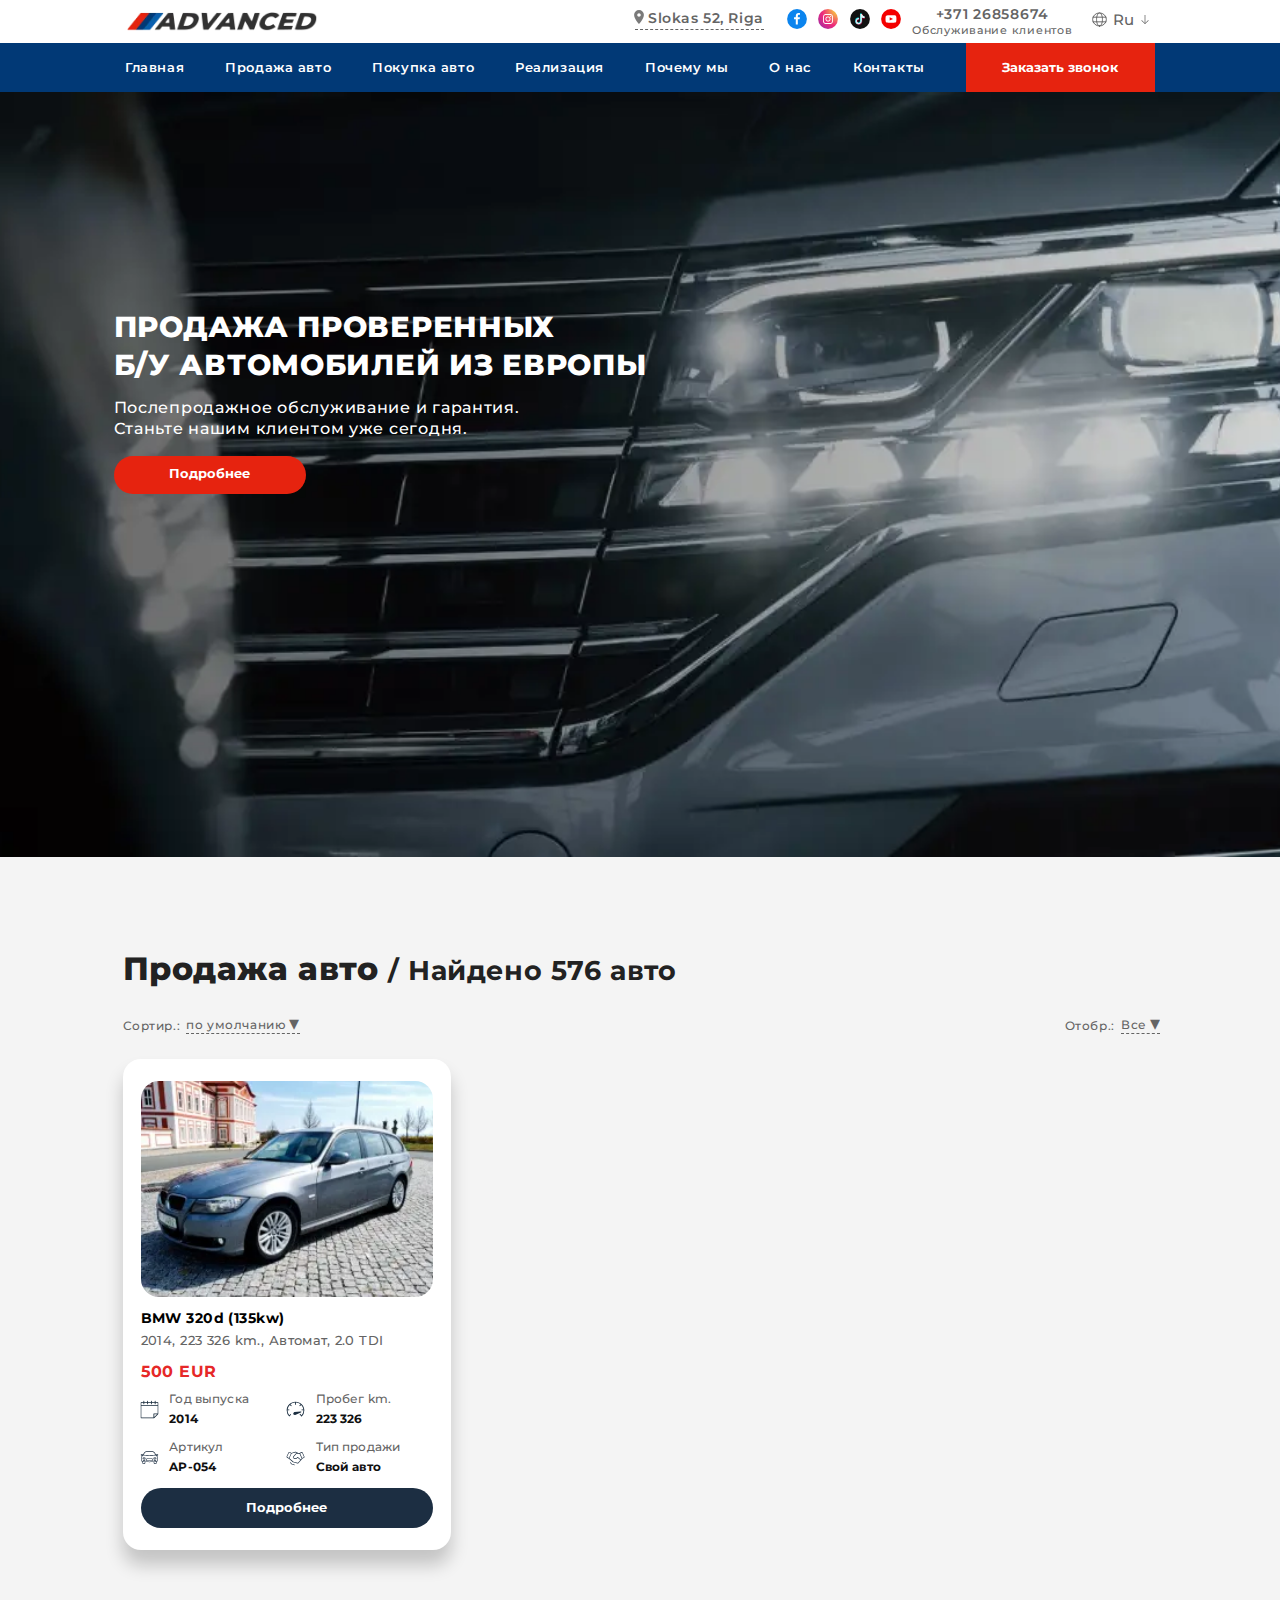
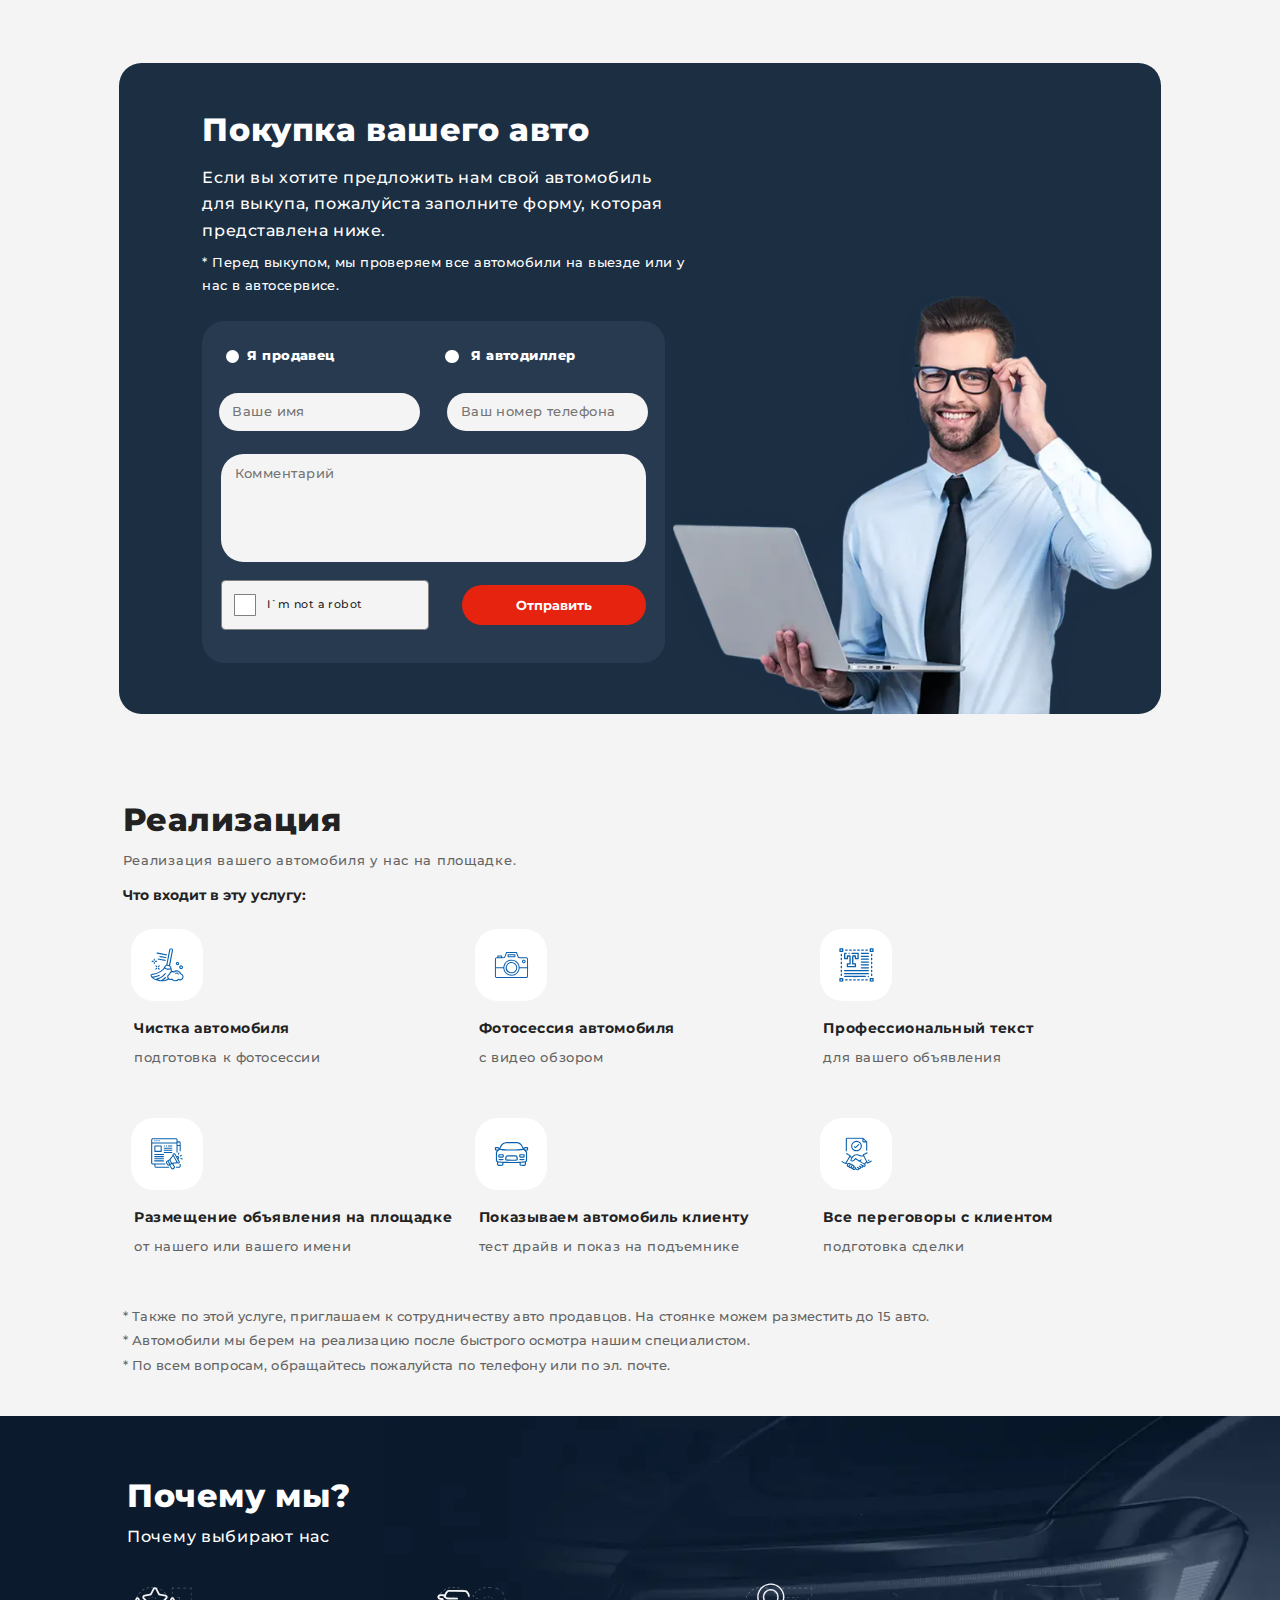
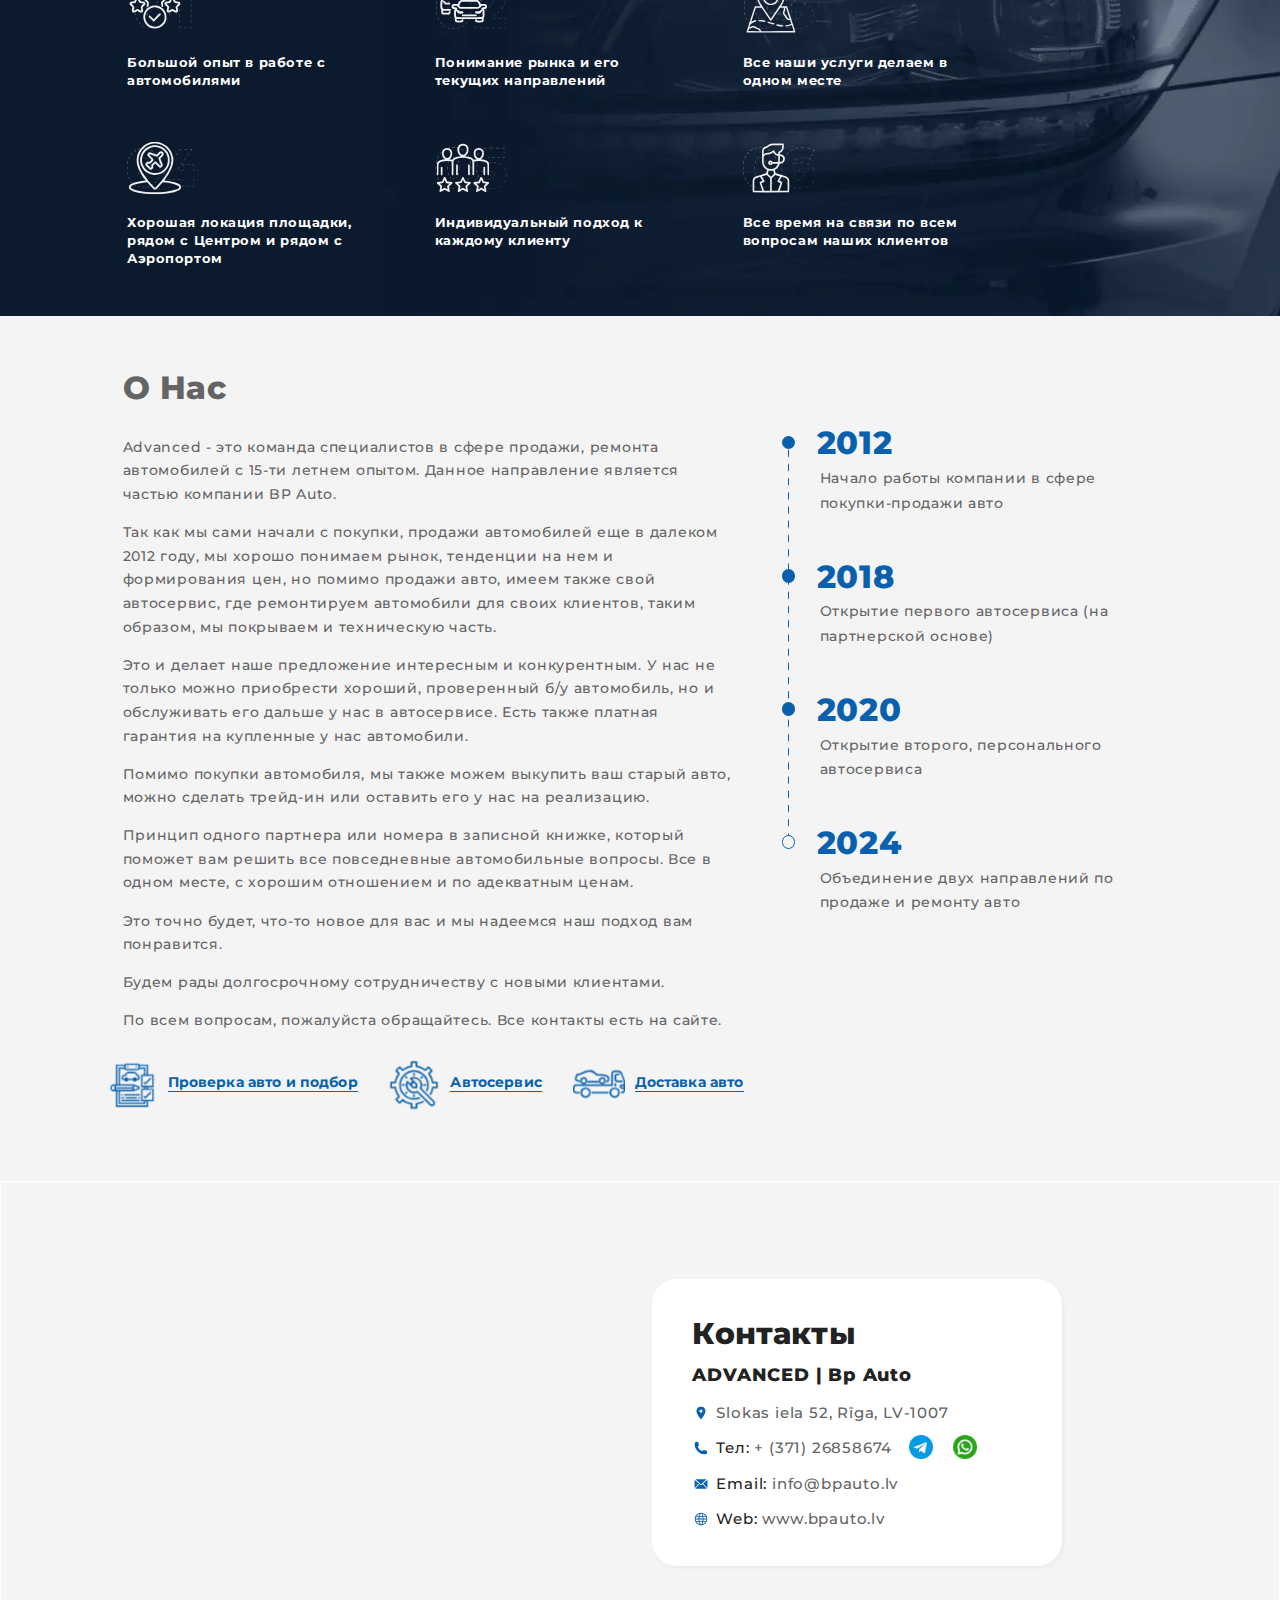
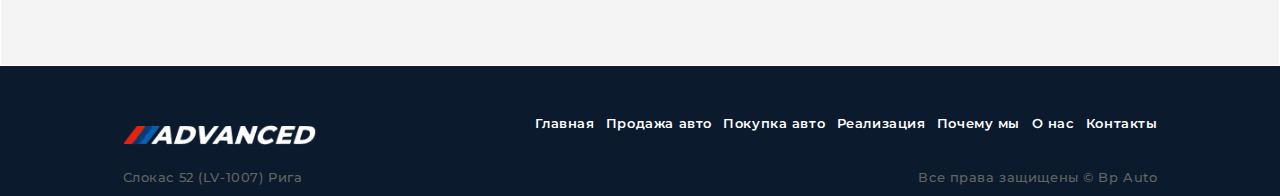
<file: index.html>
<!DOCTYPE html>
<html lang="ru">

<head>
    <meta charset="UTF-8" />
    <meta http-equiv="X-UA-Compatible" content="ie=edge" />
    <meta name="viewport" content="width=device-width, initial-scale=50.0,  maximum-scale=1, user-scalable=0" />
    <meta name="description" content="Advanced - продажа, покупка авто в Риге. Гарантия." />
    <meta name="keywords" content="продажа авто,купля продажа авто,продажа авто в латвии,продажа авто в Риге,продажа авто из Германии,продажа б/у авто,продажа б/у авто в Риге,продажа б/у Латвия,продажа авто в латвии б/у,купить б/у авто в риге,купить авто"
    />
    <link rel="icon" type="image/png" sizes="192x192" href="img/logo.png" />
    <link rel="stylesheet" type="text/css" media="all" href="./css/style.min.css?_v=20241130110911" />
    <script type="text/javascript" src="./js/app.min.js?_v=20241130110911" defer="defer"></script>
    <!-- <script type="module" src="./js/app.js" defer="defer"></script> -->
    <title>Advanced - продажа, покупка авто в Риге. Гарантия.</title>
</head>

<body>
    <header class="header-wrap" id="js-header">
        <div class="container">
            <div class="header js-header-bg">
                <a class="logo" target="_self" href="./">
                    <picture>
                        <source srcset="img/logo.webp" type="image/webp"><img class="logo_img logo_img--head" src="img/logo.png" />
                    </picture>
                    <picture>
                        <source srcset="img/logo-2.webp" type="image/webp"><img class="logo_img logo_img--menu" src="img/logo-2.png" />
                    </picture>
                </a>
                <button class="header_btn-menu btn-menu js-btn-menu">
          <div class="btn-menu_click-area"></div>
          <div class="btn-menu_line"></div>
        </button>
                <div class="header_content-wrap js-content-menu">
                    <nav class="header_menu">
                        <ul class="header_list js-menu-close">
                            <li class="header_item"><a class="header_link" href="#anchor-preview">Главная</a></li>
                            <li class="header_item"><a class="header_link" href="#anchor-sales">Продажа авто</a></li>
                            <li class="header_item"><a class="header_link" href="#anchor-buing">Покупка авто</a></li>
                            <li class="header_item"><a class="header_link" href="#anchor-sale-step">Реализация</a></li>
                            <li class="header_item"><a class="header_link" href="#anchor-why-us">Почему мы</a></li>
                            <li class="header_item"><a class="header_link" href="#anchor-about-us">О нас</a></li>
                            <li class="header_item"><a class="header_link" href="#anchor-map">Контакты</a></li>
                            <button class="header_btn btn-second js-modal-trigger" data-modal-name="modal-1">Заказать звонок</button>
                        </ul>
                    </nav>
                    <div class="header_contact"><a class="header_phone" href="tel:+37126858674"><span
                class="header_phone-num">+371 26858674 </span><br />
              <span class="header_phone-text">Обслуживание клиентов</span></a>
                        <a class="header_location-link" target="_blank" href="https://www.google.com/maps/place/Slokas+iela+52,+Kurzemes+rajons,+R%C4%ABga,+LV-1007,+%D0%9B%D0%B0%D1%82%D0%B2%D1%96%D1%8F/@56.9538036,24.0607573,17z/data=!4m6!3m5!1s0x46eecffd5268be5f:0xc439fb05a5f73f44!8m2!3d56.9538007!4d24.0633322!16s%2Fg%2F11c5m8397v?entry=ttu&amp;g_ep=EgoyMDI0MTExMy4xIKXMDSoJLDEwMjExMjM0SAFQAw%3D%3D"><img class="header_location-icon header_location-icon--gray" src="./images/icons/icons.svg#mark-map" /><img class="header_location-icon header_location-icon--white" src="./images/icons/icons.svg#mark-map-white" />
                            <span class="header_location-text">Slokas 52, Riga</span></a>
                        <div class="header_social-list">
                            <a class="header_social-item" target="_blank" href="https://www.facebook.com/bpauto.lv"><img class="header_social-icon" src="./images/icons/icons.svg#soc-fb" /></a>
                            <a class="header_social-item" target="_blank" href="https://www.instagram.com/bpauto.lv/"><img class="header_social-icon" src="./images/icons/icons.svg#soc-inst" /></a>
                            <a class="header_social-item" target="_blank" href="https://www.tiktok.com/@bpautoriga"><img class="header_social-icon" src="./images/icons/icons.svg#soc-tic" /></a>
                            <a class="header_social-item" target="_blank" href="https://www.youtube.com/@bpauto"><img class="header_social-icon" src="./images/icons/icons.svg#soc-yt" /></a>
                        </div>
                        <div class="header_langs js-lang-open"><img class="header_lang-icon header_lang-icon--gray" src="./images/icons/icons.svg#planet" /><img class="header_lang-icon header_lang-icon--white" src="./images/icons/icons.svg#planet-white" /><a class="header_lang">Ru</a><img
                                class="header_lang-arrow header_lang-arrow--gray" src="./images/icons/icons.svg#arrow-leng" /><img class="header_lang-arrow header_lang-arrow--white" src="./images/icons/icons.svg#arrow-leng-white" />
                            <div class="header_langs-box js-lang-box"><a class="header_lang header_lang--check" href="index.html">Ru</a><a class="header_lang header_lang--check" href="index-lv.html">Lv</a><a class="header_lang header_lang--check" href="index-eng.html">Eng</a></div>
                        </div>
                    </div>
                </div>
            </div>
        </div>
    </header>
    <main class="page">
        <section class="preview-wrap">
            <picture>
                <source srcset="img/preview-bg.webp" type="image/webp"><img class="preview-bg_img" src="img/preview-bg.jpg" />
            </picture>
            <div class="container">
                <div class="preview">
                    <h1 class="preview_title">Продажа проверенных <br />б/у автомобилей из европы</h1>
                    <p class="preview_subtitle">
                        Послепродажное обслуживание и гарантия. Станьте нашим клиентом уже сегодня.</p><a class="preview_btn btn-second" href="#anchor-about-us">Подробнее</a>
                </div>
            </div>
        </section>
        <section class="sales-wrap">
            <div class="container">
                <div class="sales" id="anchor-sales">
                    <h2 class="sales_title">Продажа авто <span class="sales_title sales_title--mini">/ Найдено 576 авто</span>
                    </h2>
                    <div class="sales_filters">
                        <div class="sales_sort js-sort-dropdown">
                            <p class="sales_sort-label js-sort-btn">Сортир.: <span class="sales_sort-inp">по умолчанию</span></p>
                            <ul class="sales_sort-list sales_sort-list--left-ru">
                                <li class="sales_sort-item" data-sort="all">Все </li>
                                <li class="sales_sort-item" data-sort="ownCar">Свой авто </li>
                                <li class="sales_sort-item" data-sort="realization">Реализация </li>
                                <li class="sales_sort-item" data-sort="sold">Продано </li>
                            </ul>
                        </div>
                        <div class="sales_sort js-sort-dropdown">
                            <p class="sales_sort-label js-sort-btn">Отобр.: <span class="sales_sort-inp">Все</span></p>
                            <ul class="sales_sort-list sales_sort-list--right-ru">
                                <li class="sales_sort-item" data-sort="new">В начале новые</li>
                                <li class="sales_sort-item" data-sort="price+">Дешевые наверху</li>
                                <li class="sales_sort-item" data-sort="price-">Дорогие наверху</li>
                            </ul>
                        </div>
                    </div>
                    <div class="sales_cards js-card-box">
                        <a class="card sales_card" target="_blank" href="product.html">
                            <div class="card_prev">
                                <picture>
                                    <source srcset="img/card-preview.webp" type="image/webp"><img class="card_prev-img" src="img/card-preview.png" />
                                </picture>
                            </div>
                            <h5 class="card_title">BMW 320d (135kw)</h5>
                            <p class="card_subtitle">2014, 223 326 km., Автомат, 2.0 TDI</p>
                            <p class="card_price" data-price="data-price"> <span>500 </span><span>EUR</span></p>
                            <div class="card_data">
                                <p class="card_param"><img class="card_param-icon" src="./images/icons/icons.svg#card-calendar" /><span class="card_param-name">Год выпуска</span><span class="card_param-data">2014</span></p>
                                <p class="card_param"><img class="card_param-icon" src="./images/icons/icons.svg#card-speed" /><span class="card_param-name">Пробег km.</span><span class="card_param-data">223 326</span></p>
                                <p class="card_param" data-article="data-article"><img class="card_param-icon" src="./images/icons/icons.svg#card-car" /><span class="card_param-name">Артикул</span><span class="card_param-data">AP-<span>054</span></span>
                                </p>
                                <p class="card_param" data-sale-type="ownCar"><img class="card_param-icon" src="./images/icons/icons.svg#card-hands" /><span class="card_param-name">Тип продажи</span><span class="card_param-data">Свой авто</span></p>
                            </div>
                            <button class="card_btn btn-second">Подробнее</button>
                        </a>
                        <!-- <a class="card sales_card" target="_blank" href="product.html"><div class="card_prev"><picture><source srcset="img/products/old-img/bmw-1.webp" type="image/webp"><img class="card_prev-img" src="img/products/old-img/bmw-1.png"/></picture></div>
                <h5 class="card_title">BMW 320d (135kw)</h5>
                <p class="card_subtitle">2014, 223 т. км., Автомат, 2.0  TDI</p>
                <p class="card_price" data-price="data-price"> <span>12 570 </span><span>EUR</span></p>
                <div class="card_data">
                  <p class="card_param"><img class="card_param-icon" src="./images/icons/icons.svg#card-calendar"/><span class="card_param-name">Год выпуска</span><span class="card_param-data">223 326</span></p>
                  <p class="card_param"><img class="card_param-icon" src="./images/icons/icons.svg#card-speed"/><span class="card_param-name">Пробег</span><span class="card_param-data">223 326</span></p>
                  <p class="card_param" data-article="data-article"><img class="card_param-icon" src="./images/icons/icons.svg#card-car"/><span class="card_param-name">Артикул</span><span class="card_param-data">AP-<span>045</span></span></p>
                  <p class="card_param" data-sale-type="realization"><img class="card_param-icon" src="./images/icons/icons.svg#card-hands"/><span class="card_param-name">Тип продажи</span><span class="card_param-data">Реализация </span></p>
                </div>
                <button class="card_btn btn-second">Подробнее</button></a><a class="card sales_card" target="_blank" href="product.html"> -->
                        <!-- <div class="card_prev"><picture><source srcset="img/products/old-img/bmw-2.webp" type="image/webp"><img class="card_prev-img" src="img/products/old-img/bmw-2.png"/></picture></div>
                <h5 class="card_title">BMW 320d (135kw)</h5>
                <p class="card_subtitle">2014, 223 т. км., Автомат, 2.0  TDI</p>
                <p class="card_price" data-price="data-price"> <span>2 500 </span><span>EUR</span></p>
                <div class="card_data">
                  <p class="card_param"><img class="card_param-icon" src="./images/icons/icons.svg#card-calendar"/><span class="card_param-name">Год выпуска</span><span class="card_param-data">223 326</span></p>
                  <p class="card_param"><img class="card_param-icon" src="./images/icons/icons.svg#card-speed"/><span class="card_param-name">Пробег</span><span class="card_param-data">223 326</span></p>
                  <p class="card_param" data-article="data-article"><img class="card_param-icon" src="./images/icons/icons.svg#card-car"/><span class="card_param-name">Артикул</span><span class="card_param-data">AP-<span>01</span></span></p>
                  <p class="card_param" data-sale-type="sold"><img class="card_param-icon" src="./images/icons/icons.svg#card-hands"/><span class="card_param-name">Тип продажи</span><span class="card_param-data">Продано </span></p>
                </div>
                <button class="card_btn btn-second">Подробнее</button></a><a class="card sales_card" target="_blank" href="product.html">
                <div class="card_prev"><picture><source srcset="img/products/bmw-5.webp" type="image/webp"><img class="card_prev-img" src="img/products/bmw-5.jpg"/></picture></div>
                <h5 class="card_title">BMW 320d (135kw)</h5>
                <p class="card_subtitle">2014, 223 т. км., Автомат, 2.0  TDI</p>
                <p class="card_price" data-price="data-price"> <span>122 500 </span><span>EUR</span></p>
                <div class="card_data">
                  <p class="card_param"><img class="card_param-icon" src="./images/icons/icons.svg#card-calendar"/><span class="card_param-name">Год выпуска</span><span class="card_param-data">223 326</span></p>
                  <p class="card_param"><img class="card_param-icon" src="./images/icons/icons.svg#card-speed"/><span class="card_param-name">Пробег</span><span class="card_param-data">223 326</span></p>
                  <p class="card_param" data-article="data-article"><img class="card_param-icon" src="./images/icons/icons.svg#card-car"/><span class="card_param-name">Артикул</span><span class="card_param-data">AP-<span>008</span></span></p>
                  <p class="card_param" data-sale-type="ownCar"><img class="card_param-icon" src="./images/icons/icons.svg#card-hands"/><span class="card_param-name">Тип продажи</span><span class="card_param-data">Свой авто</span></p>
                </div>
                <button class="card_btn btn-second">Подробнее</button></a><a class="card sales_card" target="_blank" href="product.html">
                <div class="card_prev"><picture><source srcset="img/products/bmw-1.webp" type="image/webp"><img class="card_prev-img" src="img/products/bmw-1.jpg"/></picture></div>
                <h5 class="card_title">BMW 320d (135kw)</h5>
                <p class="card_subtitle">2014, 223 т. км., Автомат, 2.0  TDI</p>
                <p class="card_price" data-price="data-price"> <span>1 250 </span><span>EUR</span></p>
                <div class="card_data">
                  <p class="card_param"><img class="card_param-icon" src="./images/icons/icons.svg#card-calendar"/><span class="card_param-name">Год выпуска</span><span class="card_param-data">223 326</span></p>
                  <p class="card_param"><img class="card_param-icon" src="./images/icons/icons.svg#card-speed"/><span class="card_param-name">Пробег</span><span class="card_param-data">223 326</span></p>
                  <p class="card_param" data-article="data-article"><img class="card_param-icon" src="./images/icons/icons.svg#card-car"/><span class="card_param-name">Артикул</span><span class="card_param-data">AP-<span>00815</span></span></p>
                  <p class="card_param" data-sale-type="realization"><img class="card_param-icon" src="./images/icons/icons.svg#card-hands"/><span class="card_param-name">Тип продажи</span><span class="card_param-data">Реализация </span></p>
                </div>
                <button class="card_btn btn-second">Подробнее</button></a><a class="card sales_card" target="_blank" href="product.html">
                <div class="card_prev"><picture><source srcset="img/products/bmw-2.webp" type="image/webp"><img class="card_prev-img" src="img/products/bmw-2.jpg"/></picture></div>
                <h5 class="card_title">BMW 320d (135kw)</h5>
                <p class="card_subtitle">2014, 223 т. км., Автомат, 2.0  TDI</p>
                <p class="card_price" data-price="data-price"> <span>122 300 </span><span>EUR</span></p>
                <div class="card_data">
                  <p class="card_param"><img class="card_param-icon" src="./images/icons/icons.svg#card-calendar"/><span class="card_param-name">Год выпуска</span><span class="card_param-data">223 326</span></p>
                  <p class="card_param"><img class="card_param-icon" src="./images/icons/icons.svg#card-speed"/><span class="card_param-name">Пробег</span><span class="card_param-data">223 326</span></p>
                  <p class="card_param" data-article="data-article"><img class="card_param-icon" src="./images/icons/icons.svg#card-car"/><span class="card_param-name">Артикул</span><span class="card_param-data">AP-<span>00815</span></span></p>
                  <p class="card_param" data-sale-type="sold"><img class="card_param-icon" src="./images/icons/icons.svg#card-hands"/><span class="card_param-name">Тип продажи</span><span class="card_param-data">Продано</span></p>
                </div>
                <button class="card_btn btn-second">Подробнее</button></a><a class="card sales_card" target="_blank" href="product.html">
                <div class="card_prev"><picture><source srcset="img/products/bmw-3.webp" type="image/webp"><img class="card_prev-img" src="img/products/bmw-3.jpg"/></picture></div>
                <h5 class="card_title">BMW 320d (135kw)</h5>
                <p class="card_subtitle">2014, 223 т. км., Автомат, 2.0  TDI</p>
                <p class="card_price" data-price="data-price"> <span>112 500</span><span>EUR</span></p>
                <div class="card_data">
                  <p class="card_param"><img class="card_param-icon" src="./images/icons/icons.svg#card-calendar"/><span class="card_param-name">Год выпуска</span><span class="card_param-data">223 326</span></p>
                  <p class="card_param"><img class="card_param-icon" src="./images/icons/icons.svg#card-speed"/><span class="card_param-name">Пробег</span><span class="card_param-data">223 326</span></p>
                  <p class="card_param" data-article="data-article"><img class="card_param-icon" src="./images/icons/icons.svg#card-car"/><span class="card_param-name">Артикул</span><span class="card_param-data">AP-<span>003156</span></span></p>
                  <p class="card_param" data-sale-type="ownCar"><img class="card_param-icon" src="./images/icons/icons.svg#card-hands"/><span class="card_param-name">Тип продажи</span><span class="card_param-data">Свой авто</span></p>
                </div>
                <button class="card_btn btn-second">Подробнее</button></a><a class="card sales_card" target="_blank" href="product.html">
                <div class="card_prev"><picture><source srcset="img/products/bmw-4.webp" type="image/webp"><img class="card_prev-img" src="img/products/bmw-4.jpg"/></picture></div>
                <h5 class="card_title">BMW 320d (135kw)</h5>
                <p class="card_subtitle">2014, 223 т. км., Автомат, 2.0  TDI</p>
                <p class="card_price" data-price="data-price"> <span>125 500 </span><span>EUR</span></p>
                <div class="card_data">
                  <p class="card_param"><img class="card_param-icon" src="./images/icons/icons.svg#card-calendar"/><span class="card_param-name">Год выпуска</span><span class="card_param-data">223 326</span></p>
                  <p class="card_param"><img class="card_param-icon" src="./images/icons/icons.svg#card-speed"/><span class="card_param-name">Пробег</span><span class="card_param-data">223 326</span></p>
                  <p class="card_param" data-article="data-article"><img class="card_param-icon" src="./images/icons/icons.svg#card-car"/><span class="card_param-name">Артикул</span><span class="card_param-data">AP-<span>06</span></span></p>
                  <p class="card_param" data-sale-type="realization"><img class="card_param-icon" src="./images/icons/icons.svg#card-hands"/><span class="card_param-name">Тип продажи</span><span class="card_param-data">Реализация </span></p>
                </div>
                <button class="card_btn btn-second">Подробнее</button></a></div> -->
                    </div>
                </div>
        </section>
        <section class="buing-wrap">
            <div class="container">
                <div class="buing" id="anchor-buing">
                    <div class="buing_content">
                        <h2 class="buing_title">Покупка вашего авто </h2>
                        <p class="buing_subtitle">
                            Если вы хотите предложить нам свой автомобиль для выкупа, пожалуйста заполните форму, которая представлена ниже. </p>
                        <p class="buing_text">
                            * Перед выкупом, мы проверяем все автомобили на выезде или у нас в автосервисе.</p>
                        <form class="buing_form js-form" action="sender.php" method="post">
                            <div class="buing_radio-box js-radio-group">
                                <div class="buing_radio-field">
                                    <label class="buing_radio-label" for="buing-radio-se">
                    <input class="buing_radio-inp" id="buing-radio-se" type="radio" name="buing-radio" value="seller"
                      required="required" /><span>Я продавец</span>
                  </label>
                                </div>
                                <div class="buing_radio-field">
                                    <label class="buing_radio-label" for="buing-radio-ad">
                    <input class="buing_radio-inp" id="buing-radio-ad" type="radio" name="buing-radio"
                      value="car dealer" required="required" /><span> Я автодиллер</span>
                  </label>
                                </div>
                            </div>
                            <div class="buing_field buing_field--name">
                                <input class="buing_inp inp-base js-name" type="text" placeholder="Ваше имя" required="required" />
                            </div>
                            <div class="buing_field buing_field--phone">
                                <input class="buing_inp inp-base js-phone" type="number" placeholder="Ваш номер телефона" required="required" />
                            </div>
                            <div class="buing_field buing_field--mess">
                                <textarea class="buing_inp textarea-base js-message" type="text" placeholder="Комментарий" required="required"></textarea>
                            </div>
                            <div class="buing_rec">
                                <label class="buing_rec-label" for="inp-rec">
                  <input class="buing_rec-inp" id="inp-rec" type="checkbox" /><span> I`m not a robot</span>
                </label>
                            </div>
                            <button class="buing_btn btn-second" type="submit">Отправить</button>
                        </form>
                    </div>
                    <div class="buing_decor">
                        <picture>
                            <source srcset="img/buing-decor.webp" type="image/webp"><img class="buing_decor-img" src="img/buing-decor.png" />
                        </picture>
                    </div>
                </div>
            </div>
        </section>
        <section class="sale-step-wrap">
            <div class="container">
                <div class="sale-step" id="anchor-sale-step">
                    <h2 class="sale-step_title">Реализация</h2>
                    <p class="sale-step_text">Реализация вашего автомобиля у нас на площадке.</p>
                    <h3 class="sale-step_subtitle">Что входит в эту услугу:</h3>
                    <div class="sale-step_box">
                        <div class="sale-step_item">
                            <div class="sale-step_box-icon"><img class="sale-step_icon" src="./images/icons/icons.svg#broom" /></div>
                            <h4 class="sale-step_item-title">Чистка автомобиля</h4>
                            <p class="sale-step_item-subtitle">подготовка к фотосессии</p>
                        </div>
                        <div class="sale-step_item">
                            <div class="sale-step_box-icon"><img class="sale-step_icon" src="./images/icons/icons.svg#camera" /></div>
                            <h4 class="sale-step_item-title">Фотосессия автомобиля </h4>
                            <p class="sale-step_item-subtitle">с видео обзором</p>
                        </div>
                        <div class="sale-step_item">
                            <div class="sale-step_box-icon"><img class="sale-step_icon" src="./images/icons/icons.svg#text" /></div>
                            <h4 class="sale-step_item-title">Профессиональный текст</h4>
                            <p class="sale-step_item-subtitle">для вашего объявления</p>
                        </div>
                        <div class="sale-step_item">
                            <div class="sale-step_box-icon"><img class="sale-step_icon" src="./images/icons/icons.svg#ad" /></div>
                            <h4 class="sale-step_item-title">Размещение объявления на площадке</h4>
                            <p class="sale-step_item-subtitle">от нашего или вашего имени</p>
                        </div>
                        <div class="sale-step_item">
                            <div class="sale-step_box-icon"><img class="sale-step_icon" src="./images/icons/icons.svg#car-blue" />
                            </div>
                            <h4 class="sale-step_item-title">Показываем автомобиль клиенту</h4>
                            <p class="sale-step_item-subtitle">тест драйв и показ на подъемнике</p>
                        </div>
                        <div class="sale-step_item">
                            <div class="sale-step_box-icon"><img class="sale-step_icon" src="./images/icons/icons.svg#deal" /></div>
                            <h4 class="sale-step_item-title">Все переговоры с клиентом</h4>
                            <p class="sale-step_item-subtitle">подготовка сделки</p>
                        </div>
                    </div>
                    <p class="sale-step_text sale-step_text--end">
                        * Также по этой услуге, приглашаем к сотрудничеству авто продавцов. На стоянке можем разместить до 15 авто.
                    </p>
                    <p class="sale-step_text sale-step_text--end">* Автомобили мы берем на реализацию после быстрого осмотра нашим специалистом.
                    </p>
                    <p class="sale-step_text sale-step_text--end">* По всем вопросам, обращайтесь пожалуйста по телефону или по эл. почте.</p>
                </div>
            </div>
        </section>
        <section class="why-us-wrap">
            <div class="why-us_decor">
                <picture>
                    <source srcset="img/why-us-bg-2.webp" type="image/webp"><img class="why-us_decor-img" src="img/why-us-bg-2.jpg" />
                </picture>
            </div>
            <div class="container">
                <div class="why-us" id="anchor-why-us">
                    <h2 class="why-us_title">Почему мы?</h2>
                    <p class="why-us_subtitle">Почему выбирают нас</p>
                    <div class="why-us_box">
                        <div class="why-us_item">
                            <div class="why-us_box-icon why-us_box-icon--big"><img class="why-us_icon" src="./images/icons/icons.svg#num-01" /></div>
                            <div class="why-us_box-icon why-us_box-icon--small"><img class="why-us_icon" src="./images/icons/icons.svg#stars-check" /></div>
                            <h3 class="why-us_item-title">Большой опыт в работе с автомобилями</h3>
                        </div>
                        <div class="why-us_item">
                            <div class="why-us_box-icon why-us_box-icon--big"><img class="why-us_icon" src="./images/icons/icons.svg#num-02" /></div>
                            <div class="why-us_box-icon why-us_box-icon--small"><img class="why-us_icon" src="./images/icons/icons.svg#cars" /></div>
                            <h3 class="why-us_item-title">Понимание рынка и его текущих направлений </h3>
                        </div>
                        <div class="why-us_item">
                            <div class="why-us_box-icon why-us_box-icon--big"><img class="why-us_icon" src="./images/icons/icons.svg#num-03" /></div>
                            <div class="why-us_box-icon why-us_box-icon--small"><img class="why-us_icon" src="./images/icons/icons.svg#map-point" /></div>
                            <h3 class="why-us_item-title">Все наши услуги делаем в одном месте </h3>
                        </div>
                        <div class="why-us_item">
                            <div class="why-us_box-icon why-us_box-icon--big"><img class="why-us_icon" src="./images/icons/icons.svg#num-04" /></div>
                            <div class="why-us_box-icon why-us_box-icon--small"><img class="why-us_icon" src="./images/icons/icons.svg#flight-point" /></div>
                            <h3 class="why-us_item-title">Хорошая локация площадки, рядом с Центром и рядом с Аэропортом</h3>
                        </div>
                        <div class="why-us_item">
                            <div class="why-us_box-icon why-us_box-icon--big"><img class="why-us_icon" src="./images/icons/icons.svg#num-05" /></div>
                            <div class="why-us_box-icon why-us_box-icon--small"><img class="why-us_icon" src="./images/icons/icons.svg#customer-review" /></div>
                            <h3 class="why-us_item-title">Индивидуальный подход к каждому клиенту</h3>
                        </div>
                        <div class="why-us_item">
                            <div class="why-us_box-icon why-us_box-icon--big"><img class="why-us_icon" src="./images/icons/icons.svg#num-06" /></div>
                            <div class="why-us_box-icon why-us_box-icon--small"><img class="why-us_icon" src="./images/icons/icons.svg#service-agent" /></div>
                            <h3 class="why-us_item-title">Все время на связи по всем вопросам наших клиентов</h3>
                        </div>
                    </div>
                </div>
            </div>
        </section>
        <section class="about-us-wrap">
            <div class="container">
                <div class="about-us" id="anchor-about-us">
                    <h2 class="about-us_title">О Hас</h2>
                    <div class="about-us_content"><br />
                        <p class="about-us_text">
                            Advanced - это команда специалистов в сфере продажи, ремонта автомобилей с 15-ти летнем опытом. Данное направление является частью компании BP Auto.</p><br />
                        <p class="about-us_text">
                            Так как мы сами начали с покупки, продажи автомобилей еще в далеком 2012 году, мы хорошо понимаем рынок, тенденции на нем и формирования цен, но помимо продажи авто, имеем также свой автосервис, где ремонтируем автомобили для своих клиентов, таким образом,
                            мы покрываем и техническую часть.
                        </p><br />
                        <p class="about-us_text">
                            Это и делает наше предложение интересным и конкурентным. У нас не только можно приобрести хороший, проверенный б/у автомобиль, но и обслуживать его дальше у нас в автосервисе. Есть также платная гарантия на купленные у нас автомобили.
                        </p><br />
                        <p class="about-us_text">
                            Помимо покупки автомобиля, мы также можем выкупить ваш старый авто, можно сделать трейд-ин или оставить его у нас на реализацию.</p><br />
                        <p class="about-us_text">
                            Принцип одного партнера или номера в записной книжке, который поможет вам решить все повседневные автомобильные вопросы. Все в одном месте, с хорошим отношением и по адекватным ценам.
                        </p><br />
                        <p class="about-us_text">Это точно будет, что-то новое для вас и мы надеемся наш подход вам понравится.</p>
                        <br />
                        <p class="about-us_text">Будем рады долгосрочному сотрудничеству с новыми клиентами. </p><br />
                        <p class="about-us_text">По всем вопросам, пожалуйста обращайтесь. Все контакты есть на сайте.</p>
                    </div>
                    <div class="about-us_dates">
                        <picture>
                            <source srcset="img/border-line.webp" type="image/webp"><img class="about-us_decor" src="img/border-line.png" />
                        </picture>
                        <div class="about-us_date">
                            <div class="about-us_date-dot"></div>
                            <h2 class="about-us_date-num">2012</h2>
                            <p class="about-us_date-text">Начало работы компании в сфере покупки-продажи авто</p>
                        </div>
                        <div class="about-us_date">
                            <div class="about-us_date-dot"></div>
                            <h2 class="about-us_date-num">2018</h2>
                            <p class="about-us_date-text">Открытие первого автосервиса (на партнерской основе)</p>
                        </div>
                        <div class="about-us_date">
                            <div class="about-us_date-dot"></div>
                            <h2 class="about-us_date-num">2020</h2>
                            <p class="about-us_date-text">Открытие второго, персонального автосервиса</p>
                        </div>
                        <div class="about-us_date">
                            <div class="about-us_date-dot about-us_date-dot--last"></div>
                            <h2 class="about-us_date-num">2024</h2>
                            <p class="about-us_date-text">Объединение двух направлений по продаже и ремонту авто</p>
                        </div>
                    </div>
                    <div class="about-us_labels">
                        <a class="about-us_label" target="_blank" href="https://bpauto.lv/avtopodbor/index.html"><img class="about-us_label-icon" src="./images/icons/icons.svg#check-auto" /><span class="about-us_label-text">Проверка авто и
                подбор</span></a>
                        <a class="about-us_label" target="_blank" href="https://bpauto.lv/"><img class="about-us_label-icon" src="./images/icons/icons.svg#car-serv" /><span class="about-us_label-text">Автосервис</span></a>
                        <a class="about-us_label" target="_blank" href="https://bpauto.lv/cardelivery/index.php"><img class="about-us_label-icon" src="./images/icons/icons.svg#car-deliv" /><span class="about-us_label-text">Доставка авто</span></a>
                    </div>
                </div>
            </div>
        </section>
        <section class="map-wrap" id="anchor-map">
            <div class="map_body"><iframe src="https://www.google.com/maps/embed?pb=!1m18!1m12!1m3!1d940.0525759375572!2d24.06311127985101!3d56.95328163472662!2m3!1f0!2f0!3f0!3m2!1i1024!2i768!4f13.1!3m3!1m2!1s0x46eecffd5268be5f%3A0xc439fb05a5f73f44!2sSlokas%20iela%2052%2C%20Kurzemes%20rajons%2C%20R%C4%ABga%2C%20LV-1007%2C%20Latvia!5e0!3m2!1sen!2sde!4v1732708454082!5m2!1sen!2sde"
                    width="600" height="450" style="border:0;" allowfullscreen="" loading="lazy" referrerpolicy="no-referrer-when-downgrade"></iframe>
                <div class="map_contacts">
                    <h2 class="map_contacts-title">Контакты</h2>
                    <p class="map_contacts-subtitle">ADVANCED | Bp Auto</p>
                    <div class="map_contact"><img class="map_contact-icon map_contact-icon--local" src="./images/icons/icons.svg#mark-map-blue" />
                        <p class="map_contact-name"><a class="map_contact-link" target="_blank" href="https://www.google.com/maps/place/Slokas+iela+52,+Kurzemes+rajons,+R%C4%ABga,+LV-1007,+%D0%9B%D0%B0%D1%82%D0%B2%D1%96%D1%8F/@56.9538036,24.0607573,17z/data=!4m6!3m5!1s0x46eecffd5268be5f:0xc439fb05a5f73f44!8m2!3d56.9538007!4d24.0633322!16s%2Fg%2F11c5m8397v?entry=ttu&amp;g_ep=EgoyMDI0MTExMy4xIKXMDSoJLDEwMjExMjM0SAFQAw%3D%3D">Slokas
                iela 52, Rīga, LV-1007</a></p>
                    </div>
                    <div class="map_contact"><img class="map_contact-icon" src="./images/icons/icons.svg#phone" />
                        <p class="map_contact-name">Тел: <a class="map_contact-link" href="tel:+37126858674">+ (371) 26858674</a>
                            <a class="map_contact-link" target="_blank" href="https://wa.me/+37126858674">
                                <picture>
                                    <source srcset="img/icon-tg.webp" type="image/webp"><img class="map_contact-icon map_contact-icon--img" src="img/icon-tg.png" />
                                </picture>
                            </a>
                            <a class="map_contact-link" target="_blank" href="https://t.me/nb_pavel">
                                <picture>
                                    <source srcset="img/icon-whatsapp.webp" type="image/webp"><img class="map_contact-icon map_contact-icon--img" src="img/icon-whatsapp.png" />
                                </picture>
                            </a>
                        </p>
                    </div>
                    <div class="map_contact"><img class="map_contact-icon" src="./images/icons/icons.svg#email" />
                        <p class="map_contact-name">Email: <a class="map_contact-link" target="_blank" href="mailto:info@bpauto.lv">info@bpauto.lv</a></p>
                    </div>
                    <div class="map_contact"><img class="map_contact-icon" src="./images/icons/icons.svg#planet-blue" />
                        <p class="map_contact-name">Web: <a class="map_contact-link" target="_blank" href="https://bpauto.lv">www.bpauto.lv</a></p>
                    </div>
                </div>
            </div>
        </section>
    </main>
    <footer class="footer-wrap">
        <div class="container">
            <div class="footer">
                <div class="footer_content">
                    <a class="logo" target="_blank" href="./">
                        <picture>
                            <source srcset="img/logo-2.webp" type="image/webp"><img class="logo_img" src="img/logo-2.png" />
                        </picture>
                    </a>
                    <nav class="footer_menu">
                        <ul class="footer_list">
                            <li class="footer_item"><a class="footer_link" href="#anchor-preview">Главная</a></li>
                            <li class="footer_item"><a class="footer_link" href="#anchor-sales">Продажа авто</a></li>
                            <li class="footer_item"><a class="footer_link" href="#anchor-buing">Покупка авто</a></li>
                            <li class="footer_item"><a class="footer_link" href="#anchor-sale-step">Реализация</a></li>
                            <li class="footer_item"><a class="footer_link" href="#anchor-why-us">Почему мы</a></li>
                            <li class="footer_item"><a class="footer_link" href="#anchor-about-us">О нас</a></li>
                            <li class="footer_item"><a class="footer_link" href="#anchor-map">Контакты</a></li>
                        </ul>
                    </nav>
                </div>
                <div class="footer_copywriting">
                    <p class="footer_copywriting-text">Слокас 52 (LV-1007) Рига</p>
                    <p class="footer_copywriting-text">Все права защищены © Bp Auto</p>
                </div>
            </div>
        </div>
    </footer>
    <div class="btn-top_wrap">
        <a class="btn-top_body js-btn-up" href="#js-header"><img class="btn-top_icon" src="./images/icons/icons.svg#arrowfatup" /></a>
    </div>
    <div class="modal-wrapper" id="modal-wrapper">
        <div class="modal modal-position --position-2 pos-abs" aria-hidden="true" id="formModal">
            <div class="modal modal__overlay" data-micromodal-close="data-micromodal-close"></div>
            <div class="modal modal__container" id="innerModal" aria-modal="true"></div>
        </div>
    </div>
    <div class="content" id="modal-1">
        <form class="modal-form js-form" action="sender.php" method="post">
            <a class="modal-form_btn-close"><img class="modal-form_btn-close-icon" src="./images/icons/icons.svg#btn-close" data-micromodal-close="data-micromodal-close" /></a>
            <h2 class="modal-form_title">Оставьте ваше сообщение</h2>
            <div class="modal-form_field modal-form_field--name">
                <input class="modal-form_inp inp-base js-name" type="text" placeholder="Ваше имя" required="required" />
            </div>
            <div class="modal-form_field modal-form_field--phone">
                <input class="modal-form_inp inp-base js-phone" type="number" placeholder="Ваш номер телефона" required="required" />
            </div>
            <div class="modal-form_field modal-form_field--mess">
                <textarea class="modal-form_inp textarea-base js-message" type="text" placeholder="Комментарий" required="required"></textarea>
            </div>
            <div class="modal-form_rec">
                <label class="modal-form_rec-label" for="inp-rec">
          <input class="modal-form_rec-inp" id="inp-rec" type="checkbox" /><span> I`m not a robot</span>
        </label>
            </div>
            <button class="modal-form_btn btn-second" type="submit">Отправить</button>
        </form>
    </div>
    <div class="content" id="modal-2">
        <form class="modal-form js-form" action="sender.php" method="post">
            <a class="modal-form_btn-close"><img class="modal-form_btn-close-icon" src="./images/icons/icons.svg#btn-close" data-micromodal-close="data-micromodal-close" /></a>
            <h2 class="modal-form_title">Piedāvāt savu cenu</h2>
            <div class="modal-form_field modal-form_field--name">
                <input class="buing_inp inp-base js-name" type="text" placeholder="Jūsu vārds" />
            </div>
            <div class="modal-form_field modal-form_field--phone">
                <input class="buing_inp inp-base js-phone" type="number" placeholder="Jūsu tālruņa numurs" />
            </div>
            <div class="modal-form_field modal-form_field--mess">
                <textarea class="modal-form_inp textarea-base js-message" type="text" placeholder="Jūsu komentārs"></textarea>
            </div>
            <div class="modal-form_rec">
                <label class="modal-form_rec-label" for="inp-rec">
          <input class="modal-form_rec-inp" id="inp-rec" type="checkbox" /><span> I`m not a robot</span>
        </label>
            </div>
            <button class="modal-form_btn btn-second" type="submit">Nosutīt</button>
        </form>
    </div>
    <div class="content" id="modal-3">
        <form class="modal-form js-form" action="sender.php" method="post">
            <a class="modal-form_btn-close"><img class="modal-form_btn-close-icon" src="./images/icons/icons.svg#btn-close" data-micromodal-close="data-micromodal-close" /></a>
            <h2 class="modal-form_title">Your message</h2>
            <div class="modal-form_field modal-form_field--name">
                <input class="buing_inp inp-base js-name" type="text" placeholder="Your name" />
            </div>
            <div class="modal-form_field modal-form_field--phone">
                <input class="buing_inp inp-base js-phone" type="number" placeholder="Your phone number" />
            </div>
            <div class="modal-form_field modal-form_field--mess">
                <textarea class="modal-form_inp textarea-base js-message" type="text" placeholder="Comment"></textarea>
            </div>
            <div class="modal-form_rec">
                <label class="modal-form_rec-label" for="inp-rec">
          <input class="modal-form_rec-inp" id="inp-rec" type="checkbox" /><span> I`m not a robot</span>
        </label>
            </div>
            <button class="modal-form_btn btn-second" type="submit">Send</button>
        </form>
    </div>
</body>

</html>
</file>
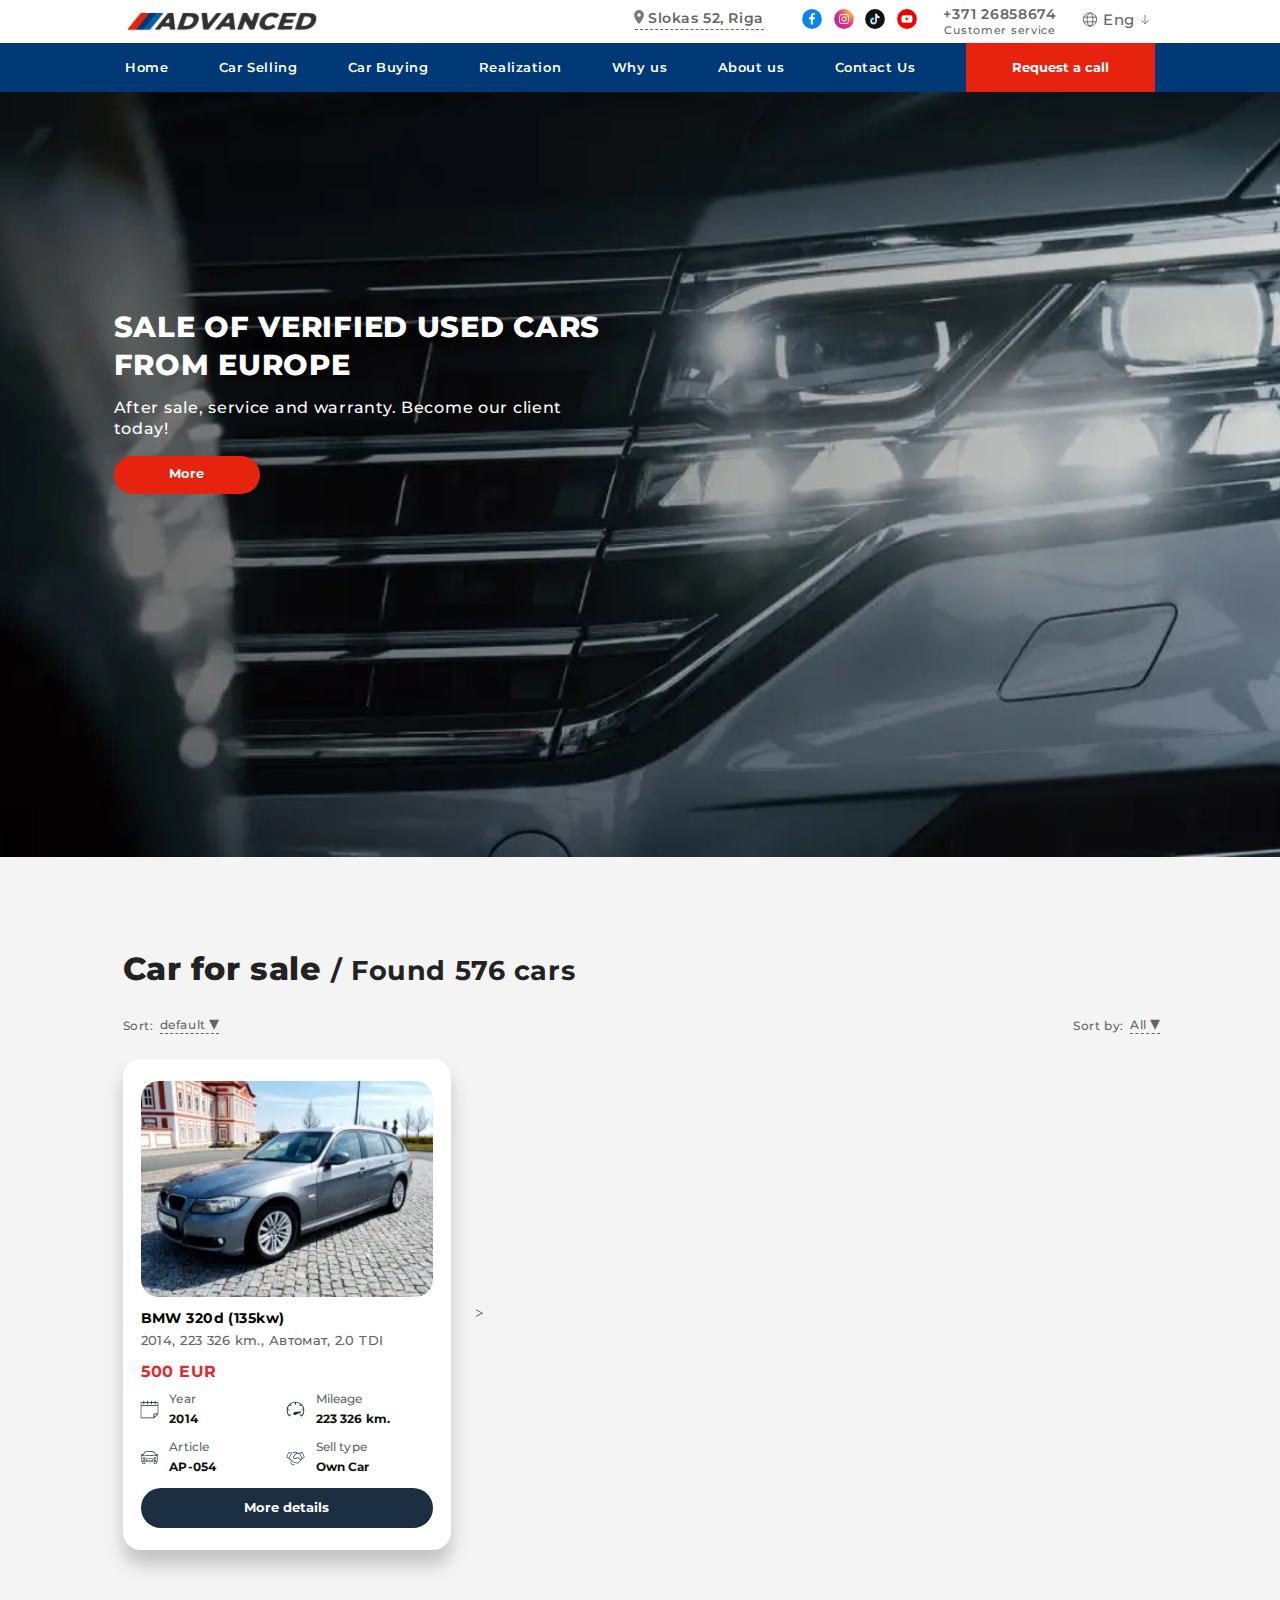
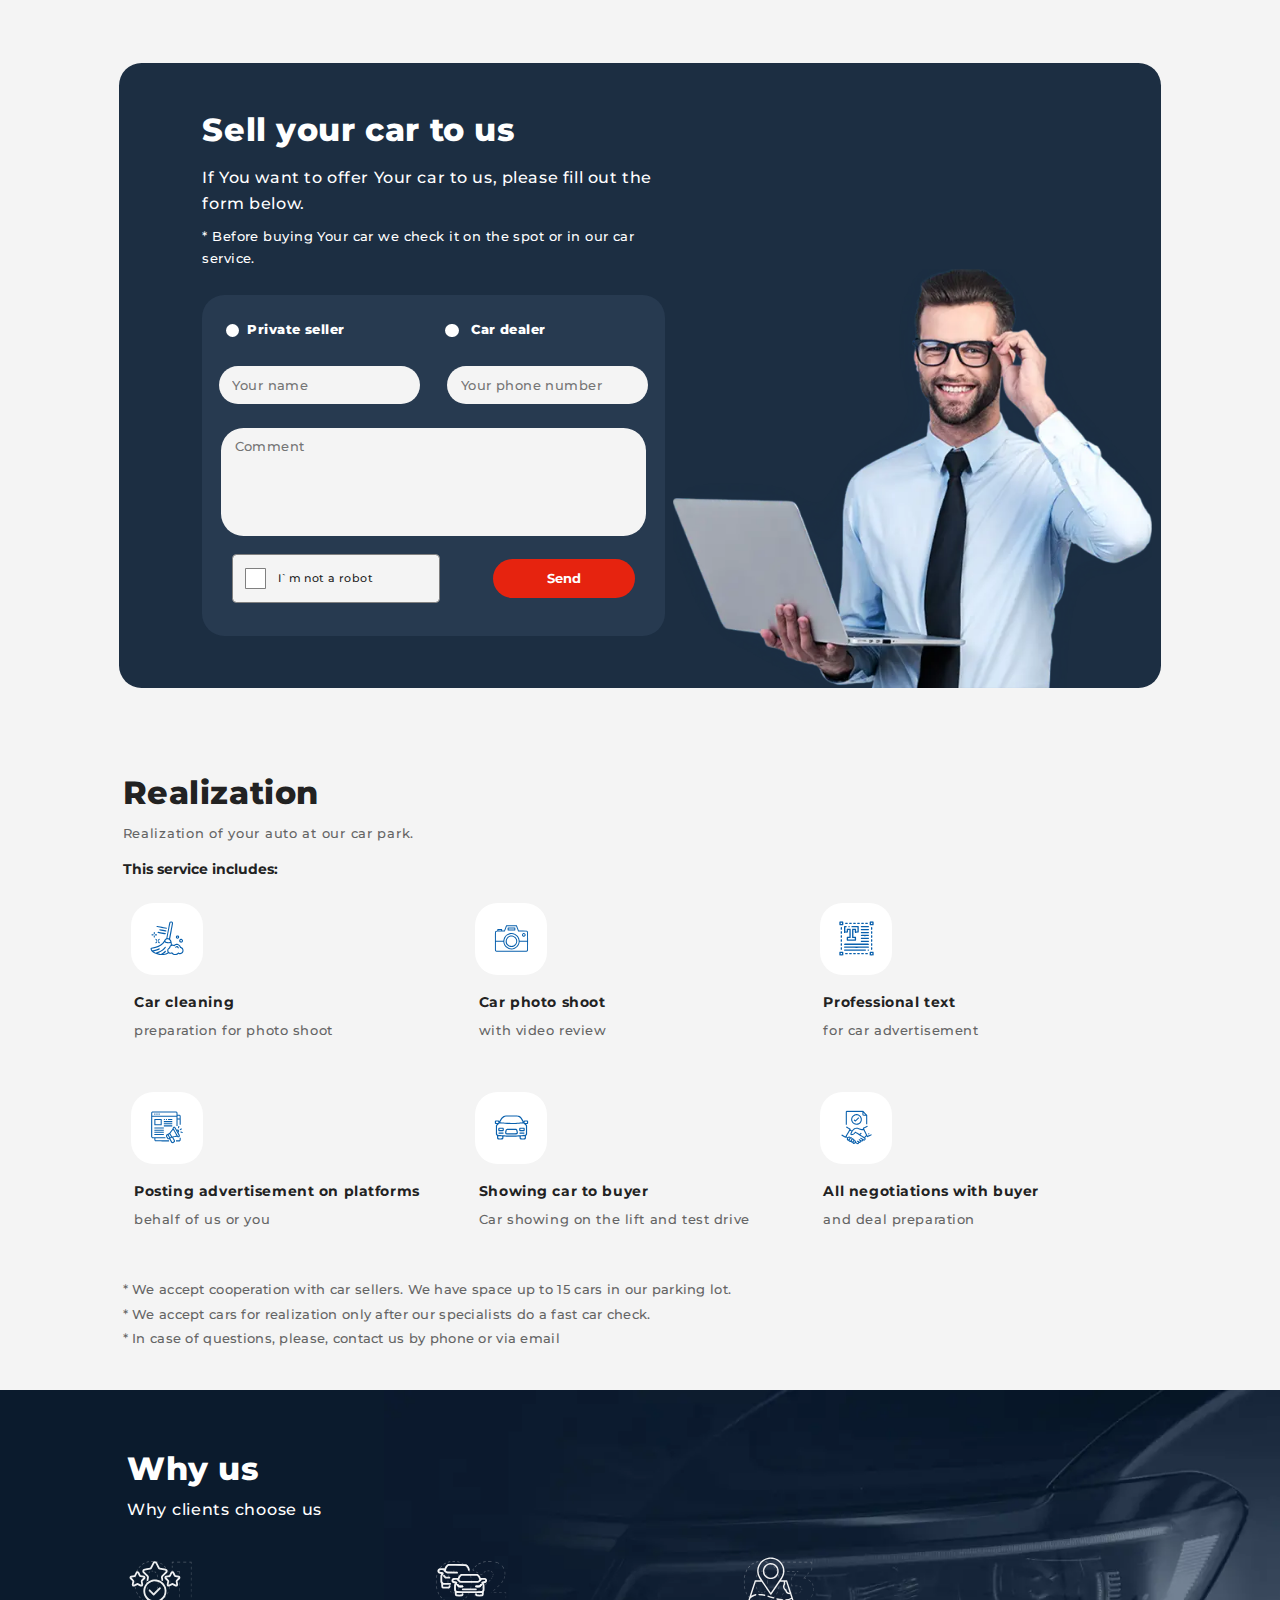
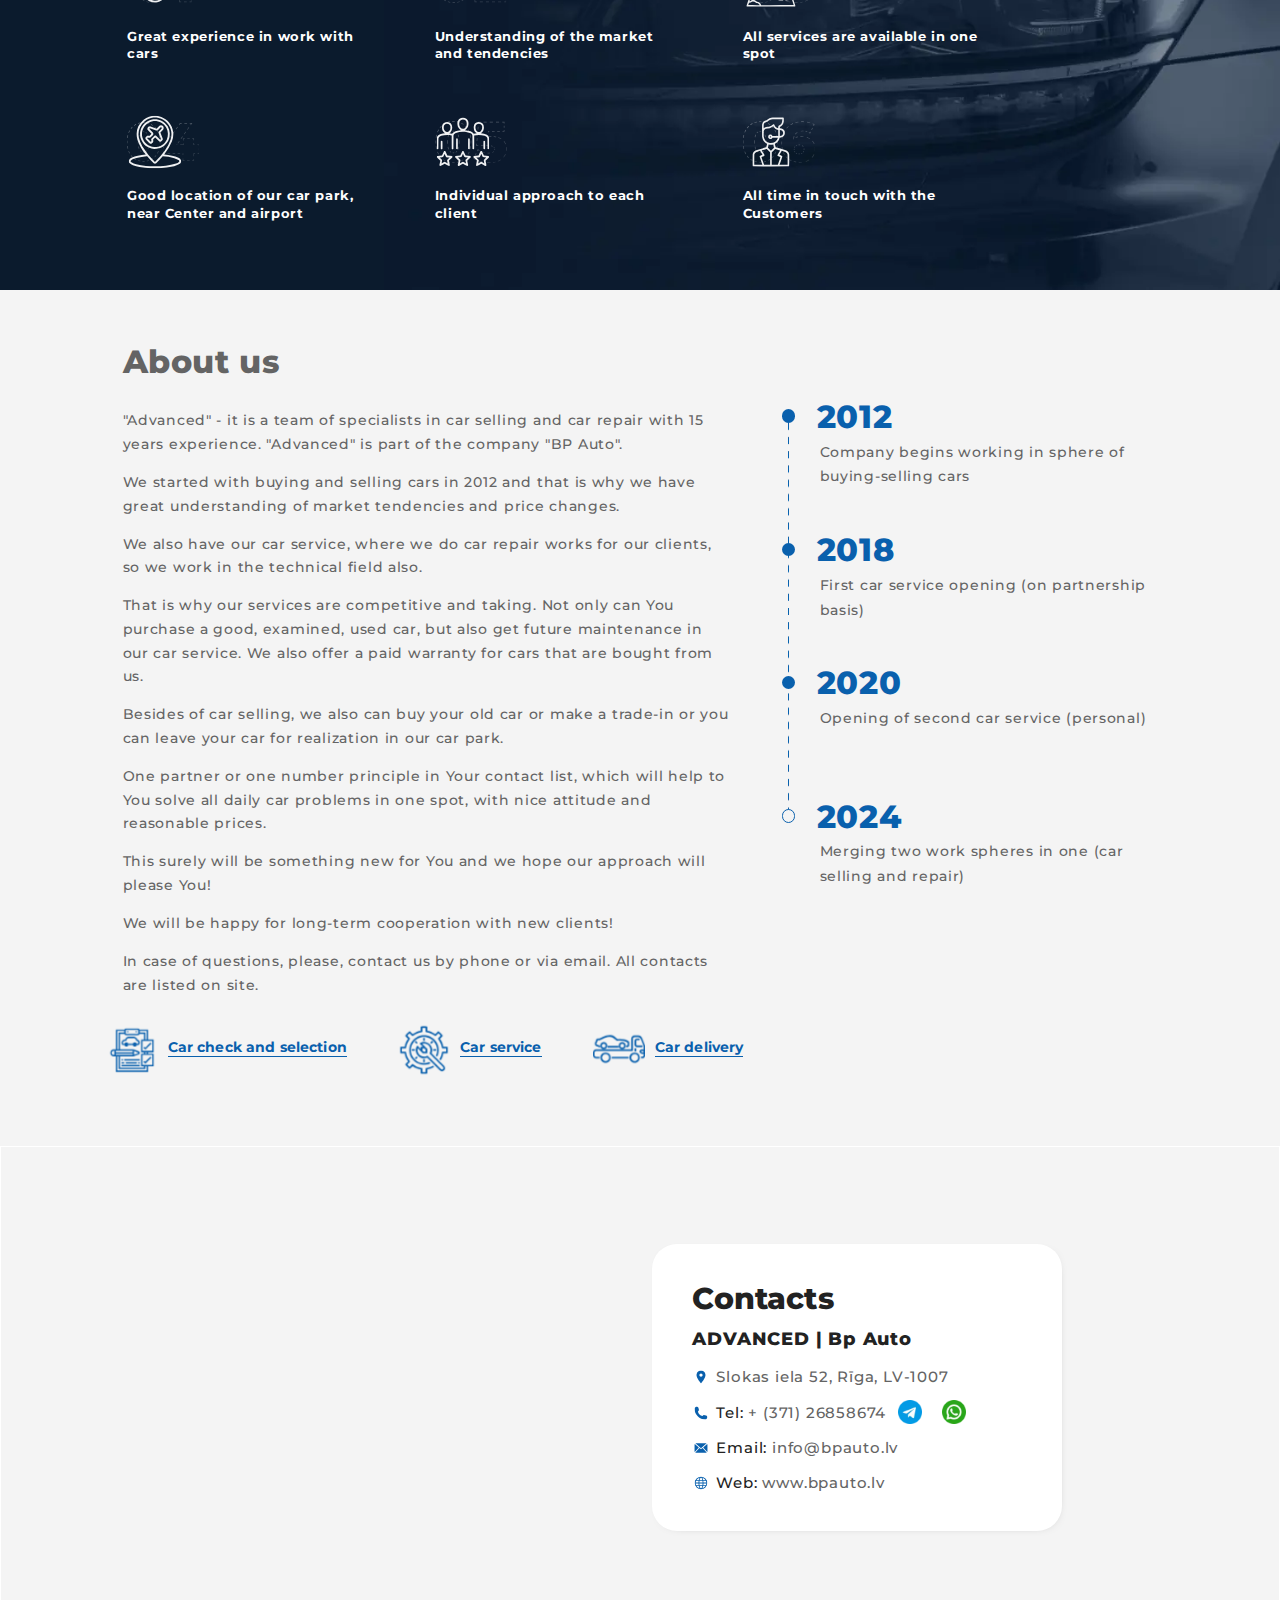
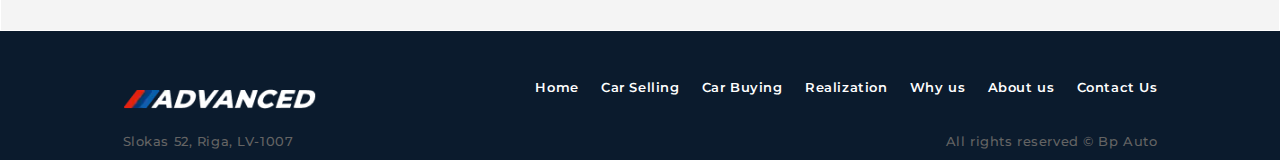
<file: index-eng.html>
<!DOCTYPE html>
<html lang="ru">
  <head>
    <meta charset="UTF-8"/>
    <meta http-equiv="X-UA-Compatible" content="ie=edge"/>
    <meta name="viewport" content="width=device-width, initial-scale=50.0,  maximum-scale=1, user-scalable=0"/>
    <meta name="description" content="Advanced - car selling &amp; buying in Riga. Warranty."/>
    <meta name="keywords" content="buy car in Riga, buy car Latvia, sell car Latvia, sell car Riga,online car selling,used car selling,best car selling,used car sell,"/>
    <link rel="icon" type="image/png" sizes="192x192" href="img/logo.png"/>
    <link rel="stylesheet" type="text/css" media="all" href="./css/style.min.css?_v=20241130110911"/>
     <script type="text/javascript" src="./js/app.min.js?_v=20241130110911" defer="defer"></script> 
    <!-- <script type="module" src="./js/app.js" defer="defer"></script> -->
    <title>Advanced - car selling &amp; buying in Riga. Warranty.</title>
  </head>
  <body>
    <header class="header-wrap" id="js-header">
      <div class="container">
        <div class="header js-header-bg"><a class="logo" target="_self" href="index-eng.html"><picture><source srcset="img/logo.webp" type="image/webp"><img class="logo_img logo_img--head" src="img/logo.png"/></picture><picture><source srcset="img/logo-2.webp" type="image/webp"><img class="logo_img logo_img--menu" src="img/logo-2.png"/></picture></a>
          <button class="header_btn-menu btn-menu js-btn-menu">
            <div class="btn-menu_click-area"></div>
            <div class="btn-menu_line"></div>
          </button>
          <div class="header_content-wrap js-content-menu">
            <nav class="header_menu">
              <ul class="header_list js-menu-close">
                <li class="header_item"><a class="header_link" href="#anchor-preview">Home</a></li>
                <li class="header_item"><a class="header_link" href="#anchor-sales"> Car Selling</a></li>
                <li class="header_item"><a class="header_link" href="#anchor-buing">Car Buying</a></li>
                <li class="header_item"><a class="header_link" href="#anchor-sale-step">Realization</a></li>
                <li class="header_item"><a class="header_link" href="#anchor-why-us">Why us</a></li>
                <li class="header_item"><a class="header_link" href="#anchor-about-us">About us</a></li>
                <li class="header_item"><a class="header_link" href="#anchor-map">Contact Us</a></li>
                <button class="header_btn btn-second js-modal-trigger" data-modal-name="modal-3">Request a call</button>
              </ul>
            </nav>
            <div class="header_contact"><a class="header_phone" href="tel:+37126858674"><span class="header_phone-num">+371 26858674 </span><br/><span class="header_phone-text">Customer service</span></a><a class="header_location-link" target="_blank" href="https://www.google.com/maps/place/Slokas+iela+52,+Kurzemes+rajons,+R%C4%ABga,+LV-1007,+%D0%9B%D0%B0%D1%82%D0%B2%D1%96%D1%8F/@56.9538036,24.0607573,17z/data=!4m6!3m5!1s0x46eecffd5268be5f:0xc439fb05a5f73f44!8m2!3d56.9538007!4d24.0633322!16s%2Fg%2F11c5m8397v?entry=ttu&amp;g_ep=EgoyMDI0MTExMy4xIKXMDSoJLDEwMjExMjM0SAFQAw%3D%3D"><img class="header_location-icon header_location-icon--gray" src="./images/icons/icons.svg#mark-map"/><img class="header_location-icon header_location-icon--white" src="./images/icons/icons.svg#mark-map-white"/><span class="header_location-text">Slokas 52, Riga</span></a>
              <div class="header_social-list"><a class="header_social-item" target="_blank" href="https://www.facebook.com/bpauto.lv"><img class="header_social-icon" src="./images/icons/icons.svg#soc-fb"/></a><a class="header_social-item" target="_blank" href="https://www.instagram.com/bpauto.lv/"><img class="header_social-icon" src="./images/icons/icons.svg#soc-inst"/></a><a class="header_social-item" target="_blank" href="https://www.tiktok.com/@bpautoriga"><img class="header_social-icon" src="./images/icons/icons.svg#soc-tic"/></a><a class="header_social-item" target="_blank" href="https://www.youtube.com/@bpauto"><img class="header_social-icon" src="./images/icons/icons.svg#soc-yt"/></a></div>
              <div class="header_langs js-lang-open"><img class="header_lang-icon header_lang-icon--gray" src="./images/icons/icons.svg#planet"/><img class="header_lang-icon header_lang-icon--white" src="./images/icons/icons.svg#planet-white"/><a class="header_lang">Eng</a><img class="header_lang-arrow header_lang-arrow--gray" src="./images/icons/icons.svg#arrow-leng"/><img class="header_lang-arrow header_lang-arrow--white" src="./images/icons/icons.svg#arrow-leng-white"/>
                <div class="header_langs-box js-lang-box"><a class="header_lang header_lang--check" href="index.html">Ru</a><a class="header_lang header_lang--check" href="index-lv.html">Lv</a><a class="header_lang header_lang--check" href="index-eng.html">Eng</a></div>
              </div>
            </div>
          </div>
        </div>
      </div>
    </header>
    <main class="page"> 
      <section class="preview-wrap"><picture><source srcset="img/preview-bg.webp" type="image/webp"><img class="preview-bg_img" src="img/preview-bg.jpg"/></picture>
        <div class="container">
          <div class="preview">
            <h1 class="preview_title">SALE OF VERIFIED USED CARS FROM EUROPE</h1>
            <p class="preview_subtitle">After sale, service and warranty. Become our client today!</p><a class="preview_btn btn-second" href="#anchor-about-us">More</a>
          </div>
        </div>
      </section>
      <section class="sales-wrap">
        <div class="container">
          <div class="sales" id="anchor-sales">
            <h2 class="sales_title">Car for sale <span class="sales_title sales_title--mini">/ Found 576 cars</span></h2>
            <div class="sales_filters">
              <div class="sales_sort js-sort-dropdown">
                <p class="sales_sort-label js-sort-btn">Sort: <span class="sales_sort-inp">default</span></p>
                <ul class="sales_sort-list sales_sort-list--left-eng">
                  <li class="sales_sort-item" data-sort="all">All</li>
                  <li class="sales_sort-item" data-sort="ownCar">Own car</li>
                  <li class="sales_sort-item" data-sort="realization">Realization</li>
                  <li class="sales_sort-item" data-sort="sold">Sold</li>
                </ul>
              </div>
              <div class="sales_sort js-sort-dropdown">
                <p class="sales_sort-label js-sort-btn">Sort by: <span class="sales_sort-inp">All</span></p>
                <ul class="sales_sort-list sales_sort-list--right-eng">
                  <li class="sales_sort-item" data-sort="new">Newest to oldest</li>
                  <li class="sales_sort-item" data-sort="price+">Price: low to high</li>
                  <li class="sales_sort-item" data-sort="price-">Price: high to low</li>
                </ul>
              </div>
            </div>
            <div class="sales_cards js-card-box"><a class="card sales_card" target="_blank" href="product-eng.html">
                <div class="card_prev"><picture><source srcset="img/card-preview.webp" type="image/webp"><img class="card_prev-img" src="img/card-preview.png"/></picture></div>
                <h5 class="card_title">BMW 320d (135kw)</h5>
                <p class="card_subtitle">2014, 223 326 km., Автомат, 2.0  TDI</p>
                <p class="card_price" data-price="data-price"> <span>500 </span><span>EUR</span></p>
                <div class="card_data">
                  <p class="card_param"><img class="card_param-icon" src="./images/icons/icons.svg#card-calendar"/><span class="card_param-name">Year </span><span class="card_param-data">2014</span></p>
                  <p class="card_param"><img class="card_param-icon" src="./images/icons/icons.svg#card-speed"/><span class="card_param-name">Mileage</span><span class="card_param-data">223 326 km.</span></p>
                  <p class="card_param" data-article="data-article"><img class="card_param-icon" src="./images/icons/icons.svg#card-car"/><span class="card_param-name">Article</span><span class="card_param-data">AP-<span>054</span></span></p>
                  <p class="card_param" data-sale-type="ownCar"><img class="card_param-icon" src="./images/icons/icons.svg#card-hands"/><span class="card_param-name">Sell type</span><span class="card_param-data">Own Car</span></p>
                </div>
                <button class="card_btn btn-second">More details</button></a>>
                <!-- <a class="card sales_card" target="_blank" href="product-eng.html"<div class="card_prev"><picture><source srcset="img/products/old-img/bmw-1.webp" type="image/webp"><img class="card_prev-img" src="img/products/old-img/bmw-1.png"/></picture></div>
                <h5 class="card_title">BMW 320d (135kw)</h5>
                <p class="card_subtitle">2014, 223 т. км., Автомат, 2.0  TDI</p>
                <p class="card_price" data-price="data-price"> <span>12 570 </span><span>EUR</span></p>
                <div class="card_data">
                  <p class="card_param"><img class="card_param-icon" src="./images/icons/icons.svg#card-calendar"/><span class="card_param-name">Year </span><span class="card_param-data">223 326</span></p>
                  <p class="card_param"><img class="card_param-icon" src="./images/icons/icons.svg#card-speed"/><span class="card_param-name">Mileage</span><span class="card_param-data">223 326</span></p>
                  <p class="card_param" data-article="data-article"><img class="card_param-icon" src="./images/icons/icons.svg#card-car"/><span class="card_param-name">Article</span><span class="card_param-data">AP-<span>045</span></span></p>
                  <p class="card_param" data-sale-type="realization"><img class="card_param-icon" src="./images/icons/icons.svg#card-hands"/><span class="card_param-name">Sell type</span><span class="card_param-data">Realization</span></p>
                </div>
                <button class="card_btn btn-second">More details </button></a><a class="card sales_card" target="_blank" href="product-eng.html">
                <div class="card_prev"><picture><source srcset="img/products/old-img/bmw-2.webp" type="image/webp"><img class="card_prev-img" src="img/products/old-img/bmw-2.png"/></picture></div>
                <h5 class="card_title">BMW 320d (135kw)</h5>
                <p class="card_subtitle">2014, 223 т. км., Автомат, 2.0  TDI</p>
                <p class="card_price" data-price="data-price"> <span>2 500 </span><span>EUR</span></p>
                <div class="card_data">
                  <p class="card_param"><img class="card_param-icon" src="./images/icons/icons.svg#card-calendar"/><span class="card_param-name">Year </span><span class="card_param-data">223 326</span></p>
                  <p class="card_param"><img class="card_param-icon" src="./images/icons/icons.svg#card-speed"/><span class="card_param-name">Mileage</span><span class="card_param-data">223 326</span></p>
                  <p class="card_param" data-article="data-article"><img class="card_param-icon" src="./images/icons/icons.svg#card-car"/><span class="card_param-name">Article</span><span class="card_param-data">AP-<span>01</span></span></p>
                  <p class="card_param" data-sale-type="sold"><img class="card_param-icon" src="./images/icons/icons.svg#card-hands"/><span class="card_param-name">Sell type</span><span class="card_param-data">Sold</span></p>
                </div>
                <button class="card_btn btn-second">More details</button></a><a class="card sales_card" target="_blank" href="product-eng.html">
                <div class="card_prev"><picture><source srcset="img/products/bmw-5.webp" type="image/webp"><img class="card_prev-img" src="img/products/bmw-5.jpg"/></picture></div>
                <h5 class="card_title">BMW 320d (135kw)</h5>
                <p class="card_subtitle">2014, 223 т. км., Автомат, 2.0  TDI</p>
                <p class="card_price" data-price="data-price"> <span>122 500 </span><span>EUR</span></p>
                <div class="card_data">
                  <p class="card_param"><img class="card_param-icon" src="./images/icons/icons.svg#card-calendar"/><span class="card_param-name">Year</span><span class="card_param-data">2014</span></p>
                  <p class="card_param"><img class="card_param-icon" src="./images/icons/icons.svg#card-speed"/><span class="card_param-name">Mileage</span><span class="card_param-data">223 326</span></p>
                  <p class="card_param" data-article="data-article"><img class="card_param-icon" src="./images/icons/icons.svg#card-car"/><span class="card_param-name">Article</span><span class="card_param-data">AP-<span>008</span></span></p>
                  <p class="card_param" data-sale-type="ownCar"><img class="card_param-icon" src="./images/icons/icons.svg#card-hands"/><span class="card_param-name">Sell type  </span><span class="card_param-data">Own Car</span></p>
                </div>
                <button class="card_btn btn-second">More details</button></a><a class="card sales_card" target="_blank" href="product-eng.html">
                <div class="card_prev"><picture><source srcset="img/products/bmw-1.webp" type="image/webp"><img class="card_prev-img" src="img/products/bmw-1.jpg"/></picture></div>
                <h5 class="card_title">BMW 320d (135kw)</h5>
                <p class="card_subtitle">2014, 223 т. км., Автомат, 2.0  TDI</p>
                <p class="card_price" data-price="data-price"> <span>1 250 </span><span>EUR</span></p>
                <div class="card_data">
                  <p class="card_param"><img class="card_param-icon" src="./images/icons/icons.svg#card-calendar"/><span class="card_param-name">Year</span><span class="card_param-data">2014</span></p>
                  <p class="card_param"><img class="card_param-icon" src="./images/icons/icons.svg#card-speed"/><span class="card_param-name">Mileage</span><span class="card_param-data">223 326</span></p>
                  <p class="card_param" data-article="data-article"><img class="card_param-icon" src="./images/icons/icons.svg#card-car"/><span class="card_param-name">Article</span><span class="card_param-data">AP-<span>00815</span></span></p>
                  <p class="card_param" data-sale-type="realization"><img class="card_param-icon" src="./images/icons/icons.svg#card-hands"/><span class="card_param-name">Sell type  </span><span class="card_param-data">Realization</span></p>
                </div>
                <button class="card_btn btn-second">More details</button></a><a class="card sales_card" target="_blank" href="product-eng.html">
                <div class="card_prev"><picture><source srcset="img/products/bmw-2.webp" type="image/webp"><img class="card_prev-img" src="img/products/bmw-2.jpg"/></picture></div>
                <h5 class="card_title">BMW 320d (135kw)</h5>
                <p class="card_subtitle">2014, 223 т. км., Автомат, 2.0  TDI</p>
                <p class="card_price" data-price="data-price"> <span>122 300 </span><span>EUR</span></p>
                <div class="card_data">
                  <p class="card_param"><img class="card_param-icon" src="./images/icons/icons.svg#card-calendar"/><span class="card_param-name">Year</span><span class="card_param-data">2014</span></p>
                  <p class="card_param"><img class="card_param-icon" src="./images/icons/icons.svg#card-speed"/><span class="card_param-name">Mileage</span><span class="card_param-data">223 326</span></p>
                  <p class="card_param" data-article="data-article"><img class="card_param-icon" src="./images/icons/icons.svg#card-car"/><span class="card_param-name">Article</span><span class="card_param-data">AP-<span>00815</span></span></p>
                  <p class="card_param" data-sale-type="sold"><img class="card_param-icon" src="./images/icons/icons.svg#card-hands"/><span class="card_param-name">Sell type  </span><span class="card_param-data">Sold</span></p>
                </div>
                <button class="card_btn btn-second">More details</button></a><a class="card sales_card" target="_blank" href="product-eng.html">
                <div class="card_prev"><picture><source srcset="img/products/bmw-3.webp" type="image/webp"><img class="card_prev-img" src="img/products/bmw-3.jpg"/></picture></div>
                <h5 class="card_title">BMW 320d (135kw)</h5>
                <p class="card_subtitle">2014, 223 т. км., Автомат, 2.0  TDI</p>
                <p class="card_price" data-price="data-price"> <span>112 500 </span><span>EUR</span></p>
                <div class="card_data">
                  <p class="card_param"><img class="card_param-icon" src="./images/icons/icons.svg#card-calendar"/><span class="card_param-name">Year</span><span class="card_param-data">2014</span></p>
                  <p class="card_param"><img class="card_param-icon" src="./images/icons/icons.svg#card-speed"/><span class="card_param-name">Mileage</span><span class="card_param-data">223 326</span></p>
                  <p class="card_param" data-article="data-article"><img class="card_param-icon" src="./images/icons/icons.svg#card-car"/><span class="card_param-name">Article</span><span class="card_param-data">AP-<span>003156</span></span></p>
                  <p class="card_param" data-sale-type="ownCar"><img class="card_param-icon" src="./images/icons/icons.svg#card-hands"/><span class="card_param-name">Sell type  </span><span class="card_param-data">Own Car</span></p>
                </div>
                <button class="card_btn btn-second">More details</button></a><a class="card sales_card" target="_blank" href="product-eng.html">
                <div class="card_prev"><picture><source srcset="img/products/bmw-4.webp" type="image/webp"><img class="card_prev-img" src="img/products/bmw-4.jpg"/></picture></div>
                <h5 class="card_title">BMW 320d (135kw)</h5>
                <p class="card_subtitle">2014, 223 т. км., Автомат, 2.0  TDI</p>
                <p class="card_price" data-price="data-price"> <span>125 500 </span><span>EUR</span></p>
                <div class="card_data">
                  <p class="card_param"><img class="card_param-icon" src="./images/icons/icons.svg#card-calendar"/><span class="card_param-name">Year</span><span class="card_param-data">2014</span></p>
                  <p class="card_param"><img class="card_param-icon" src="./images/icons/icons.svg#card-speed"/><span class="card_param-name">Mileage</span><span class="card_param-data">223 326</span></p>
                  <p class="card_param" data-article="data-article"><img class="card_param-icon" src="./images/icons/icons.svg#card-car"/><span class="card_param-name">Article</span><span class="card_param-data">AP-<span>06</span></span></p>
                  <p class="card_param" data-sale-type="realization"><img class="card_param-icon" src="./images/icons/icons.svg#card-hands"/><span class="card_param-name">Sell type  </span><span class="card_param-data">Realization</span></p>
                </div>
                <button class="card_btn btn-second">More details</button></a></div> -->
          </div>
        </div>
      </section>
      <section class="buing-wrap">
        <div class="container"> 
          <div class="buing" id="anchor-buing">
            <div class="buing_content">
              <h2 class="buing_title">Sell your car to us</h2>
              <p class="buing_subtitle">
                If You want to offer Your car to us, please fill out the form below.</p>
              <p class="buing_text">
                *  Before buying Your car we check it on the spot or in our car service.</p>
              <form class="buing_form js-form" action="sender.php" method="post">
                <div class="buing_radio-box js-radio-group">
                  <div class="buing_radio-field">
                    <label class="buing_radio-label" for="buing-radio-se">
                      <input class="buing_radio-inp" id="buing-radio-se" type="radio" name="buing-radio" value="seller" required="required"/><span>Private seller</span>
                    </label>
                  </div>
                  <div class="buing_radio-field">
                    <label class="buing_radio-label" for="buing-radio-ad">
                      <input class="buing_radio-inp" id="buing-radio-ad" type="radio" name="buing-radio" value="car dealer" required="required"/><span> Car dealer</span>
                    </label>
                  </div>
                </div>
                <div class="buing_field buing_field--name">
                  <input class="buing_inp inp-base js-name" type="text" placeholder="Your name" required="required"/>
                </div>
                <div class="buing_field buing_field--phone">
                  <input class="buing_inp inp-base js-phone" type="number" placeholder="Your phone number" required="required"/>
                </div>
                <div class="buing_field buing_field--mess">
                  <textarea class="buing_inp textarea-base js-message" type="text" placeholder="Comment" required="required"></textarea>
                </div>
                <div class="buing_rec">
                  <label class="buing_rec-label" for="inp-rec">
                    <input class="buing_rec-inp" id="inp-rec" type="checkbox"/><span> I`m not a robot</span>
                  </label>
                </div>
                <button class="buing_btn btn-second" type="submit">Send</button>
              </form>
            </div>
            <div class="buing_decor"><picture><source srcset="img/buing-decor.webp" type="image/webp"><img class="buing_decor-img" src="img/buing-decor.png"/></picture></div>
          </div>
        </div>
      </section>
      <section class="sale-step-wrap">
        <div class="container">
          <div class="sale-step" id="anchor-sale-step">
            <h2 class="sale-step_title">Realization</h2>
            <p class="sale-step_text">Realization of your auto at our car park.</p>
            <h3 class="sale-step_subtitle">This service includes:</h3>
            <div class="sale-step_box">
              <div class="sale-step_item">
                <div class="sale-step_box-icon"><img class="sale-step_icon" src="./images/icons/icons.svg#broom"/></div>
                <h4 class="sale-step_item-title">Car cleaning</h4>
                <p class="sale-step_item-subtitle">preparation for photo shoot</p>
              </div>
              <div class="sale-step_item">
                <div class="sale-step_box-icon"><img class="sale-step_icon" src="./images/icons/icons.svg#camera"/></div>
                <h4 class="sale-step_item-title">Car photo shoot</h4>
                <p class="sale-step_item-subtitle">with video review</p>
              </div>
              <div class="sale-step_item">
                <div class="sale-step_box-icon"><img class="sale-step_icon" src="./images/icons/icons.svg#text"/></div>
                <h4 class="sale-step_item-title">Professional text</h4>
                <p class="sale-step_item-subtitle">for car advertisement</p>
              </div>
              <div class="sale-step_item">
                <div class="sale-step_box-icon"><img class="sale-step_icon" src="./images/icons/icons.svg#ad"/></div>
                <h4 class="sale-step_item-title">Posting advertisement on platforms</h4>
                <p class="sale-step_item-subtitle">behalf of us or you</p>
              </div>
              <div class="sale-step_item">
                <div class="sale-step_box-icon"><img class="sale-step_icon" src="./images/icons/icons.svg#car-blue"/></div>
                <h4 class="sale-step_item-title">Showing car to buyer</h4>
                <p class="sale-step_item-subtitle">Car showing on the lift and test drive</p>
              </div>
              <div class="sale-step_item">
                <div class="sale-step_box-icon"><img class="sale-step_icon" src="./images/icons/icons.svg#deal"/></div>
                <h4 class="sale-step_item-title">All negotiations with buyer</h4>
                <p class="sale-step_item-subtitle">and deal preparation</p>
              </div>
            </div>
            <p class="sale-step_text sale-step_text--end">
              * We accept cooperation with car sellers. We have space up to 15 cars in our parking lot.</p>
            <p class="sale-step_text sale-step_text--end">
              * We accept cars for realization only after our specialists do a fast car check.</p>
            <p class="sale-step_text sale-step_text--end">
              * In case of questions, please, contact us by phone or via email</p>
          </div>
        </div>
      </section>
      <section class="why-us-wrap">
        <div class="why-us_decor"><picture><source srcset="img/why-us-bg-2.webp" type="image/webp"><img class="why-us_decor-img" src="img/why-us-bg-2.jpg"/></picture></div>
        <div class="container"> 
          <div class="why-us" id="anchor-why-us">
            <h2 class="why-us_title">Why us</h2>
            <p class="why-us_subtitle">Why clients choose us</p>
            <div class="why-us_box">
              <div class="why-us_item">
                <div class="why-us_box-icon why-us_box-icon--big"><img class="why-us_icon" src="./images/icons/icons.svg#num-01"/></div>
                <div class="why-us_box-icon why-us_box-icon--small"><img class="why-us_icon" src="./images/icons/icons.svg#stars-check"/></div>
                <h3 class="why-us_item-title">Great experience in work with cars</h3>
              </div>
              <div class="why-us_item">
                <div class="why-us_box-icon why-us_box-icon--big"><img class="why-us_icon" src="./images/icons/icons.svg#num-02"/></div>
                <div class="why-us_box-icon why-us_box-icon--small"><img class="why-us_icon" src="./images/icons/icons.svg#cars"/></div>
                <h3 class="why-us_item-title">Understanding of the market and tendencies</h3>
              </div>
              <div class="why-us_item">
                <div class="why-us_box-icon why-us_box-icon--big"><img class="why-us_icon" src="./images/icons/icons.svg#num-03"/></div>
                <div class="why-us_box-icon why-us_box-icon--small"><img class="why-us_icon" src="./images/icons/icons.svg#map-point"/></div>
                <h3 class="why-us_item-title">All services are available in one spot</h3>
              </div>
              <div class="why-us_item">
                <div class="why-us_box-icon why-us_box-icon--big"><img class="why-us_icon" src="./images/icons/icons.svg#num-04"/></div>
                <div class="why-us_box-icon why-us_box-icon--small"><img class="why-us_icon" src="./images/icons/icons.svg#flight-point"/></div>
                <h3 class="why-us_item-title">Good location of our car park, near Center and airport</h3>
              </div>
              <div class="why-us_item">
                <div class="why-us_box-icon why-us_box-icon--big"><img class="why-us_icon" src="./images/icons/icons.svg#num-05"/></div>
                <div class="why-us_box-icon why-us_box-icon--small"><img class="why-us_icon" src="./images/icons/icons.svg#customer-review"/></div>
                <h3 class="why-us_item-title">Individual approach to each client</h3>
              </div>
              <div class="why-us_item">
                <div class="why-us_box-icon why-us_box-icon--big"><img class="why-us_icon" src="./images/icons/icons.svg#num-06"/></div>
                <div class="why-us_box-icon why-us_box-icon--small"><img class="why-us_icon" src="./images/icons/icons.svg#service-agent"/></div>
                <h3 class="why-us_item-title">All time in touch with the Customers</h3>
              </div>
            </div>
          </div>
        </div>
      </section>
      <section class="about-us-wrap">
        <div class="container">
          <div class="about-us" id="anchor-about-us">
            <h2 class="about-us_title">About us</h2>
            <div class="about-us_content"><br/>
              <p class="about-us_text">
                "Advanced" - it is a team of specialists in car selling and car repair with 15 years experience. "Advanced" is part of the company "BP Auto".</p><br/>
              <p class="about-us_text">
                We started with buying and selling cars in 2012 and that is why we have great understanding of market tendencies and price changes. </p><br/>
              <p class="about-us_text">
                We also have our car service, where we do car repair works for our clients, so we work in the technical field also.</p><br/>
              <p class="about-us_text">
                That is why our services are competitive and taking. Not only can You purchase a good, examined, used car, but also get future maintenance in our car service. 
                We also offer a paid warranty for cars that are bought from us.
              </p><br/>
              <p class="about-us_text">
                Besides of car selling, we also can buy your old car or make a trade-in or you can leave your car for realization in our car park.</p><br/>
              <p class="about-us_text">
                One partner or one number principle in Your contact list, which will help to You solve all daily car problems in one spot, with nice attitude and reasonable prices.</p><br/>
              <p class="about-us_text">This surely will be something new for You and we hope our approach will please You!</p><br/>
              <p class="about-us_text">We will be happy for long-term cooperation with new clients!</p><br/>
              <p class="about-us_text">
                In case of questions, please, contact us by phone or via email. All contacts are listed on site.</p>
            </div>
            <div class="about-us_dates"><picture><source srcset="img/border-line.webp" type="image/webp"><img class="about-us_decor" src="img/border-line.png"/></picture>
              <div class="about-us_date">
                <div class="about-us_date-dot"></div>
                <h2 class="about-us_date-num">2012</h2>
                <p class="about-us_date-text">Company begins working in sphere of buying-selling cars</p>
              </div>
              <div class="about-us_date">
                <div class="about-us_date-dot"></div>
                <h2 class="about-us_date-num">2018</h2>
                <p class="about-us_date-text">First car service opening (on partnership basis)</p>
              </div>
              <div class="about-us_date">
                <div class="about-us_date-dot"></div>
                <h2 class="about-us_date-num">2020</h2>
                <p class="about-us_date-text">Opening of second car service (personal)</p>
              </div>
              <div class="about-us_date">
                <div class="about-us_date-dot about-us_date-dot--last"></div>
                <h2 class="about-us_date-num">2024</h2>
                <p class="about-us_date-text">Merging two work spheres in one (car selling and repair)</p>
              </div>
            </div>
            <div class="about-us_labels"><a class="about-us_label" target="_blank" href="https://bpauto.lv/avtopodbor/index.html"><img class="about-us_label-icon" src="./images/icons/icons.svg#check-auto"/><span class="about-us_label-text">Car check and selection</span></a><a class="about-us_label" target="_blank" href="https://bpauto.lv/"><img class="about-us_label-icon" src="./images/icons/icons.svg#car-serv"/><span class="about-us_label-text">Car service</span></a><a class="about-us_label" target="_blank" href="https://bpauto.lv/cardelivery/index.php"><img class="about-us_label-icon" src="./images/icons/icons.svg#car-deliv"/><span class="about-us_label-text">Car delivery</span></a></div>
          </div>
        </div>
      </section>
      <section class="map-wrap" id="anchor-map">
        <div class="map_body"><iframe src="https://www.google.com/maps/embed?pb=!1m18!1m12!1m3!1d940.0525759375572!2d24.06311127985101!3d56.95328163472662!2m3!1f0!2f0!3f0!3m2!1i1024!2i768!4f13.1!3m3!1m2!1s0x46eecffd5268be5f%3A0xc439fb05a5f73f44!2sSlokas%20iela%2052%2C%20Kurzemes%20rajons%2C%20R%C4%ABga%2C%20LV-1007%2C%20Latvia!5e0!3m2!1sen!2sde!4v1732708454082!5m2!1sen!2sde" width="600" height="450" style="border:0;" allowfullscreen="" loading="lazy" referrerpolicy="no-referrer-when-downgrade"></iframe>
          <div class="map_contacts">
            <h2 class="map_contacts-title">Contacts</h2>
            <p class="map_contacts-subtitle">ADVANCED | Bp Auto</p>
            <div class="map_contact"><img class="map_contact-icon map_contact-icon--local" src="./images/icons/icons.svg#mark-map-blue"/>
              <p class="map_contact-name"><a class="map_contact-link" target="_blank" href="https://www.google.com/maps/place/Slokas+iela+52,+Kurzemes+rajons,+R%C4%ABga,+LV-1007,+%D0%9B%D0%B0%D1%82%D0%B2%D1%96%D1%8F/@56.9538036,24.0607573,17z/data=!4m6!3m5!1s0x46eecffd5268be5f:0xc439fb05a5f73f44!8m2!3d56.9538007!4d24.0633322!16s%2Fg%2F11c5m8397v?entry=ttu&amp;g_ep=EgoyMDI0MTExMy4xIKXMDSoJLDEwMjExMjM0SAFQAw%3D%3D">Slokas iela 52, Rīga, LV-1007</a></p>
            </div>
            <div class="map_contact"><img class="map_contact-icon" src="./images/icons/icons.svg#phone"/>
              <p class="map_contact-name">Tel: <a class="map_contact-link" href="tel:+37126858674">+ (371) 26858674</a><a class="map_contact-link" target="_blank" href="https://wa.me/+37126858674"><picture><source srcset="img/icon-tg.webp" type="image/webp"><img class="map_contact-icon map_contact-icon--img" src="img/icon-tg.png"/></picture></a>
                <a class="map_contact-link" target="_blank" href="https://t.me/nb_pavel"><picture><source srcset="img/icon-whatsapp.webp" type="image/webp"><img class="map_contact-icon map_contact-icon--img" src="img/icon-whatsapp.png"/></picture></a>
                </p>
            </div>
            <div class="map_contact"><img class="map_contact-icon" src="./images/icons/icons.svg#email"/>
              <p class="map_contact-name">Email: <a class="map_contact-link" target="_blank" href="mailto:info@bpauto.lv">info@bpauto.lv</a></p>
            </div>
            <div class="map_contact"><img class="map_contact-icon" src="./images/icons/icons.svg#planet-blue"/>
              <p class="map_contact-name">Web: <a class="map_contact-link" target="_blank"  href="https://bpauto.lv">www.bpauto.lv</a></p>
            </div>
          </div>
        </div>
      </section>
    </main>
    <footer class="footer-wrap"> 
      <div class="container">
        <div class="footer">
          <div class="footer_content"><a class="logo" target="_blank" href="index-eng.html"><picture><source srcset="img/logo-2.webp" type="image/webp"><img class="logo_img" src="img/logo-2.png"/></picture></a>
            <nav class="footer_menu">
              <ul class="footer_list">
                <li class="footer_item"><a class="footer_link" href="#anchor-preview">Home</a></li>
                <li class="footer_item"><a class="footer_link" href="#anchor-sales"> Car Selling</a></li>
                <li class="footer_item"><a class="footer_link" href="#anchor-buing"> Car Buying</a></li>
                <li class="footer_item"><a class="footer_link" href="#anchor-sale-step">Realization</a></li>
                <li class="footer_item"><a class="footer_link" href="#anchor-why-us">Why us</a></li>
                <li class="footer_item"><a class="footer_link" href="#anchor-about-us">About us</a></li>
                <li class="footer_item"><a class="footer_link" href="#anchor-map">Contact Us</a></li>
              </ul>
            </nav>
          </div>
          <div class="footer_copywriting">
            <p class="footer_copywriting-text">Slokas 52, Riga, LV-1007</p>
            <p class="footer_copywriting-text">All rights reserved © Bp Auto</p>
          </div>
        </div>
      </div>
    </footer>
    <div class="btn-top_wrap"><a class="btn-top_body js-btn-up" href="#js-header"><img class="btn-top_icon" src="./images/icons/icons.svg#arrowfatup"/></a></div>
    <div class="modal-wrapper" id="modal-wrapper">
      <div class="modal modal-position --position-2 pos-abs" aria-hidden="true" id="formModal">
        <div class="modal modal__overlay" data-micromodal-close="data-micromodal-close"></div>
        <div class="modal modal__container" id="innerModal" aria-modal="true"></div>
      </div>
    </div>
    <div class="content" id="modal-1">
      <form class="modal-form js-form" action="sender.php" method="post"><a class="modal-form_btn-close"><img class="modal-form_btn-close-icon" src="./images/icons/icons.svg#btn-close" data-micromodal-close="data-micromodal-close"/></a>
        <h2 class="modal-form_title">Оставьте ваше сообщение</h2>
        <div class="modal-form_field modal-form_field--name">
          <input class="modal-form_inp inp-base js-name" type="text" placeholder="Ваше имя" required="required"/>
        </div>
        <div class="modal-form_field modal-form_field--phone">
          <input class="modal-form_inp inp-base js-phone" type="number" placeholder="Ваш номер телефона" required="required"/>
        </div>
        <div class="modal-form_field modal-form_field--mess">
          <textarea class="modal-form_inp textarea-base js-message" type="text" placeholder="Комментарий" required="required"></textarea>
        </div>
        <div class="modal-form_rec">
          <label class="modal-form_rec-label" for="inp-rec">
            <input class="modal-form_rec-inp" id="inp-rec" type="checkbox"/><span> I`m not a robot</span>
          </label>
        </div>
        <button class="modal-form_btn btn-second" type="submit">Отправить</button>
      </form>
    </div>
    <div class="content" id="modal-2">
      <form class="modal-form js-form" action="sender.php" method="post"><a class="modal-form_btn-close"><img class="modal-form_btn-close-icon" src="./images/icons/icons.svg#btn-close" data-micromodal-close="data-micromodal-close"/></a>
        <h2 class="modal-form_title">Piedāvāt savu cenu</h2>
        <div class="modal-form_field modal-form_field--name">
          <input class="buing_inp inp-base js-name" type="text" placeholder="Jūsu vārds"/>
        </div>
        <div class="modal-form_field modal-form_field--phone">
          <input class="buing_inp inp-base js-phone" type="number" placeholder="Jūsu tālruņa numurs"/>
        </div>
        <div class="modal-form_field modal-form_field--mess">
          <textarea class="modal-form_inp textarea-base js-message" type="text" placeholder="Jūsu komentārs"></textarea>
        </div>
        <div class="modal-form_rec">
          <label class="modal-form_rec-label" for="inp-rec">
            <input class="modal-form_rec-inp" id="inp-rec" type="checkbox"/><span> I`m not a robot</span>
          </label>
        </div>
        <button class="modal-form_btn btn-second" type="submit">Nosutīt</button>
      </form>
    </div>
    <div class="content" id="modal-3">
      <form class="modal-form js-form" action="sender.php" method="post"><a class="modal-form_btn-close"><img class="modal-form_btn-close-icon" src="./images/icons/icons.svg#btn-close" data-micromodal-close="data-micromodal-close"/></a>
        <h2 class="modal-form_title">Your message</h2>
        <div class="modal-form_field modal-form_field--name">
          <input class="buing_inp inp-base js-name" type="text" placeholder="Your name"/>
        </div>
        <div class="modal-form_field modal-form_field--phone">
          <input class="buing_inp inp-base js-phone" type="number" placeholder="Your phone number"/>
        </div>
        <div class="modal-form_field modal-form_field--mess">
          <textarea class="modal-form_inp textarea-base js-message" type="text" placeholder="Comment"></textarea>
        </div>
        <div class="modal-form_rec">
          <label class="modal-form_rec-label" for="inp-rec">
            <input class="modal-form_rec-inp" id="inp-rec" type="checkbox"/><span> I`m not a robot</span>
          </label>
        </div>
        <button class="modal-form_btn btn-second" type="submit">Send</button>
      </form>
    </div>
  </body>
</html>
</file>
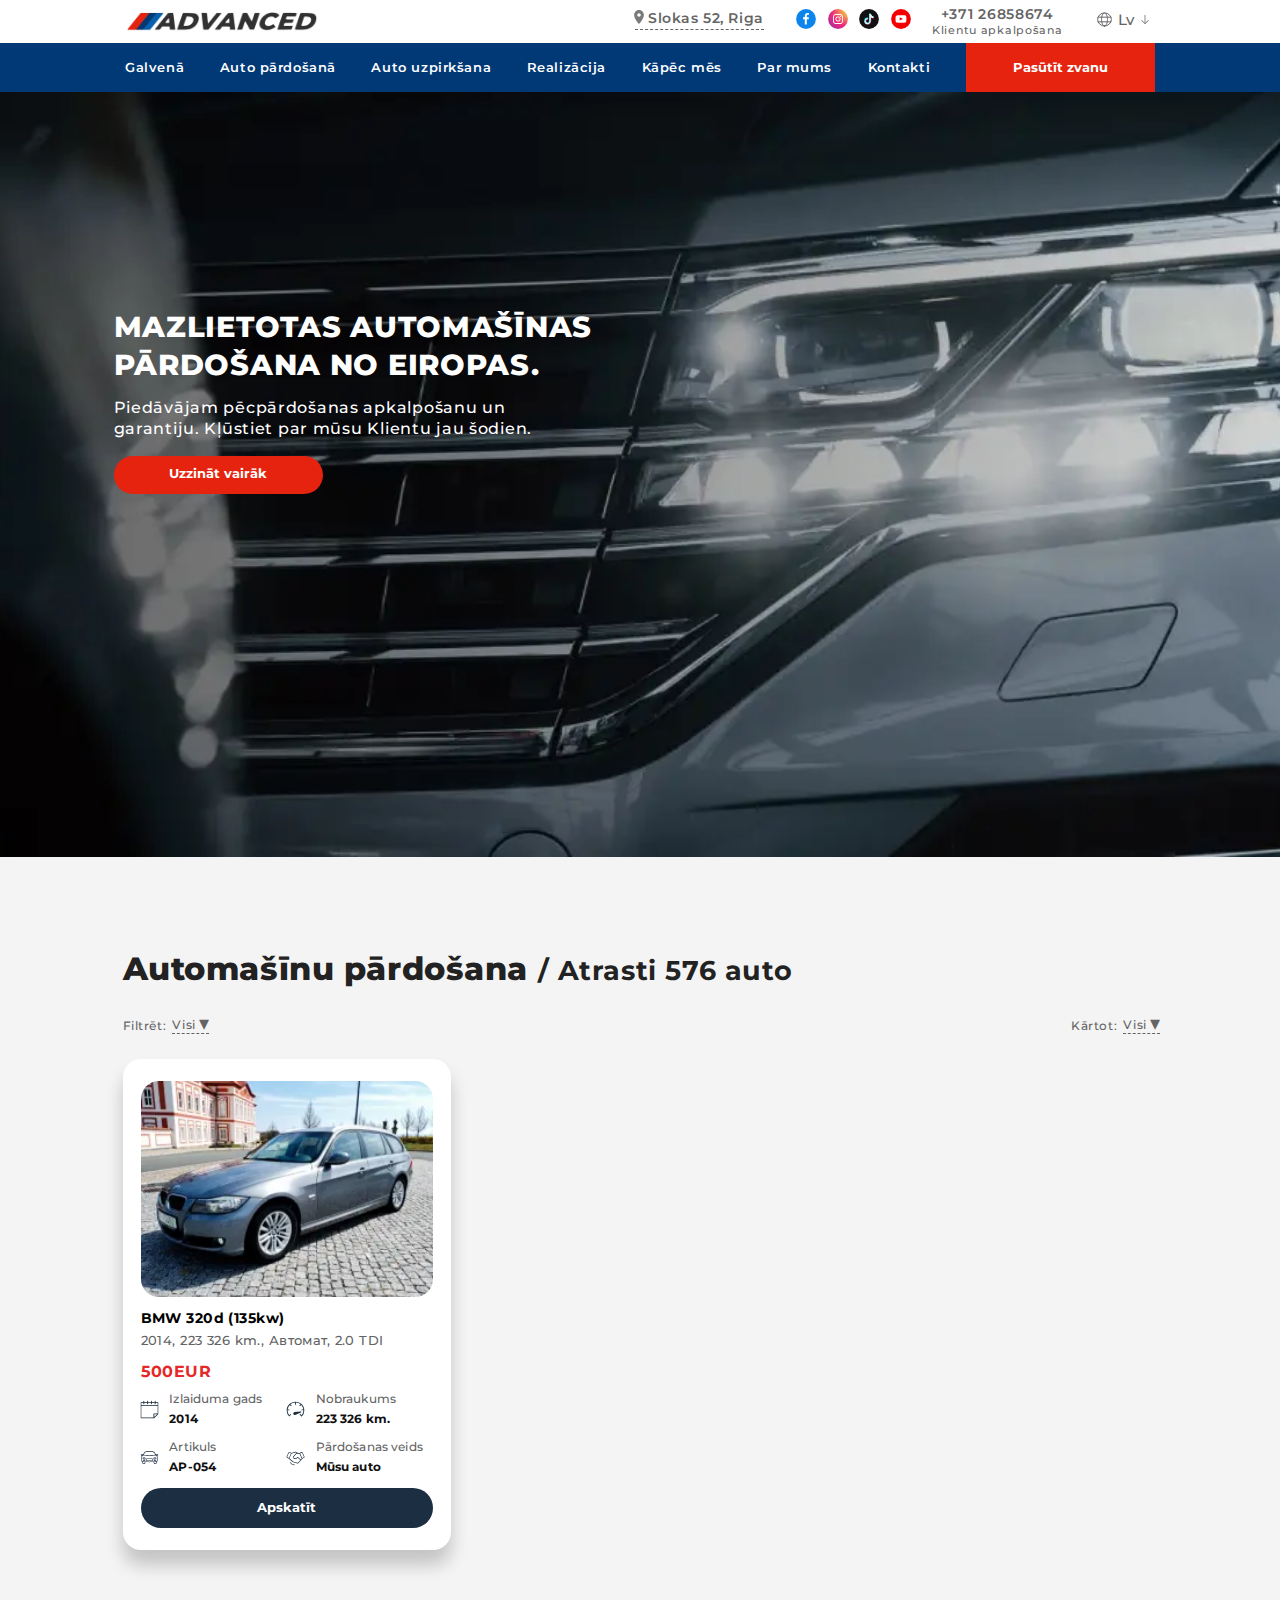
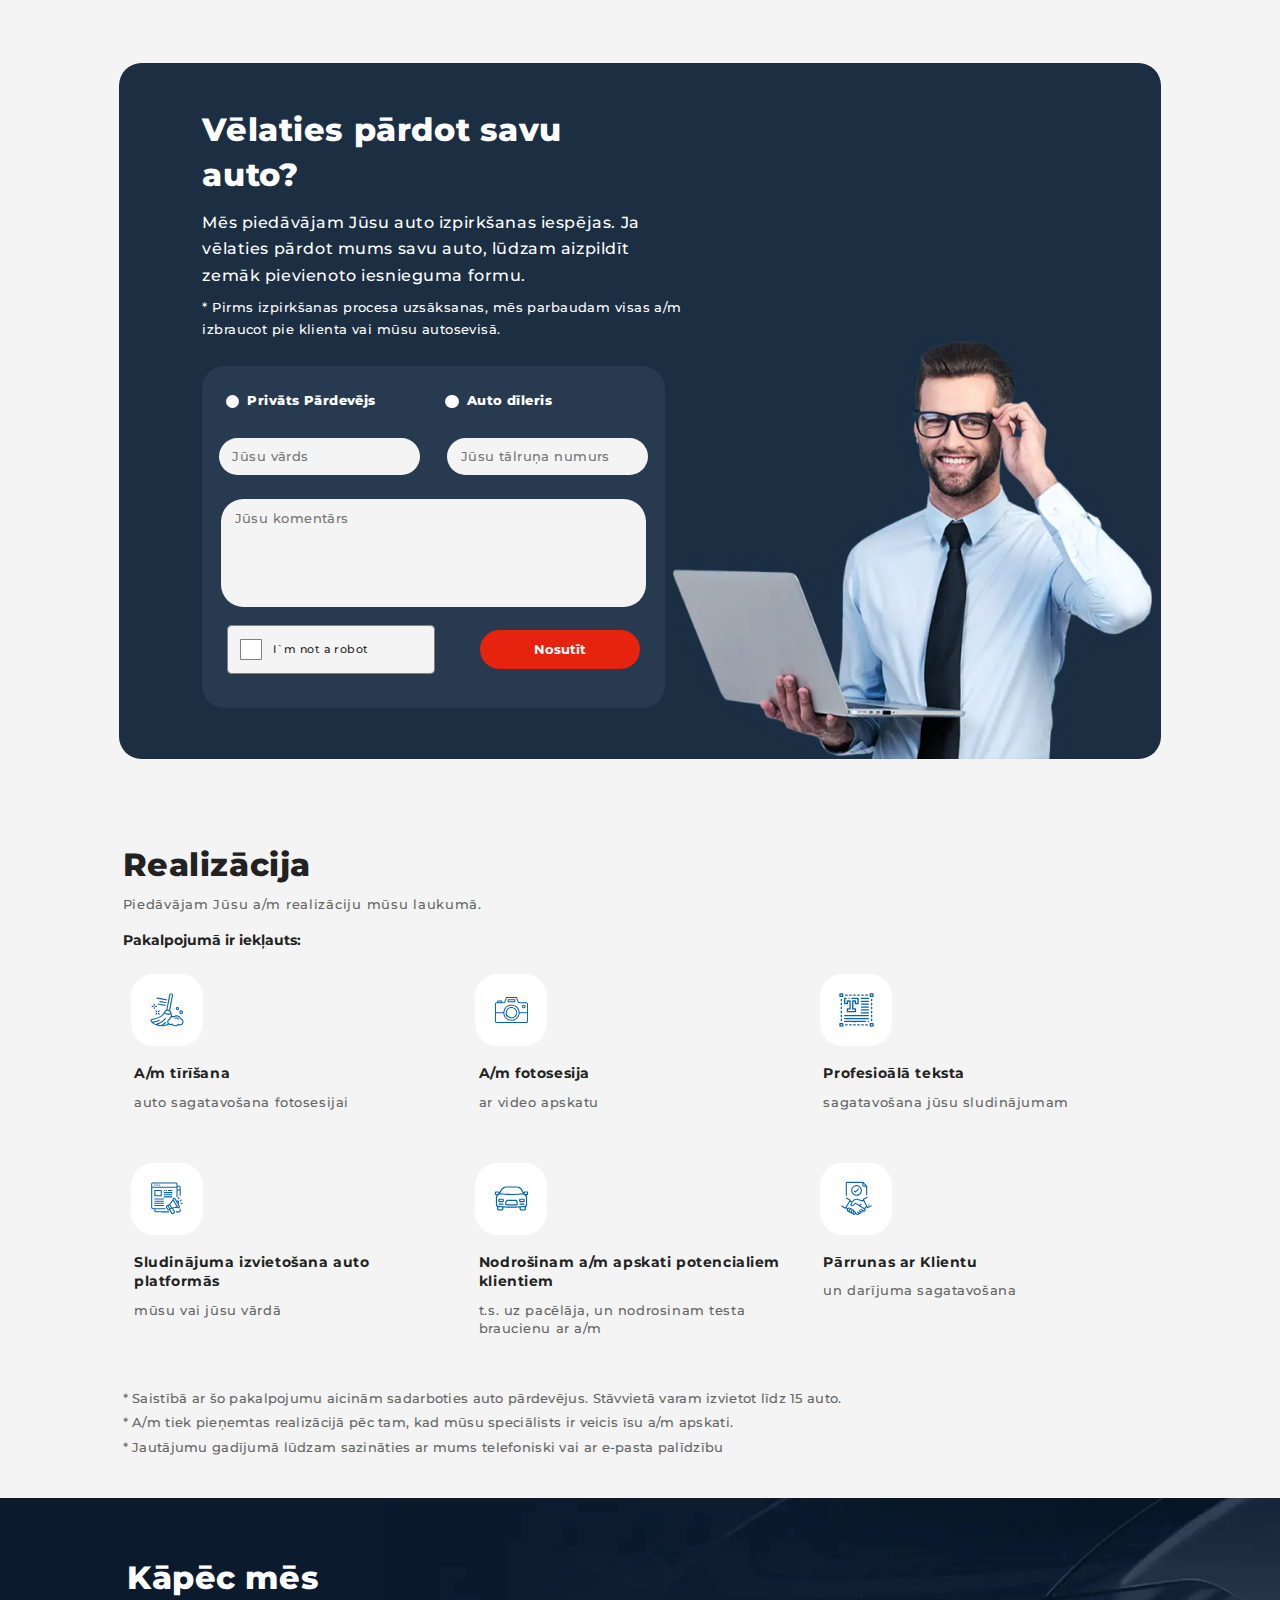
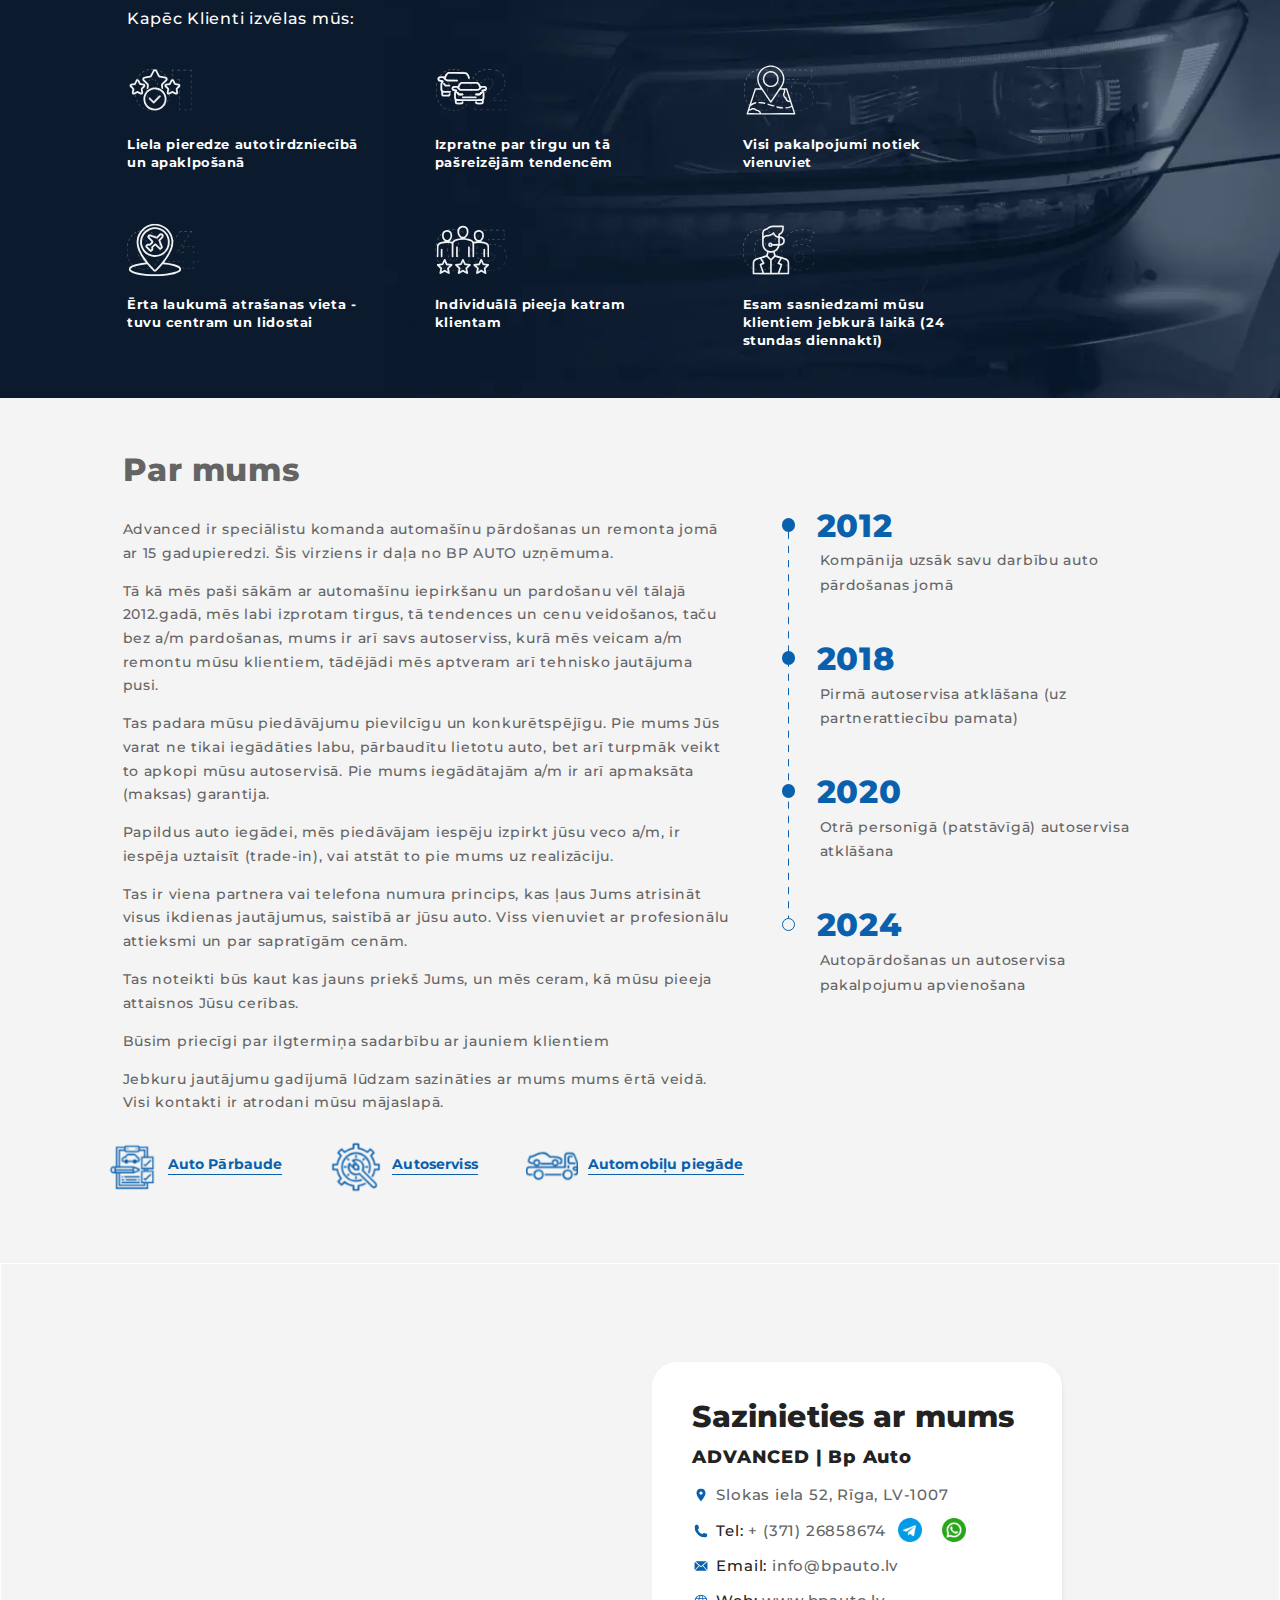
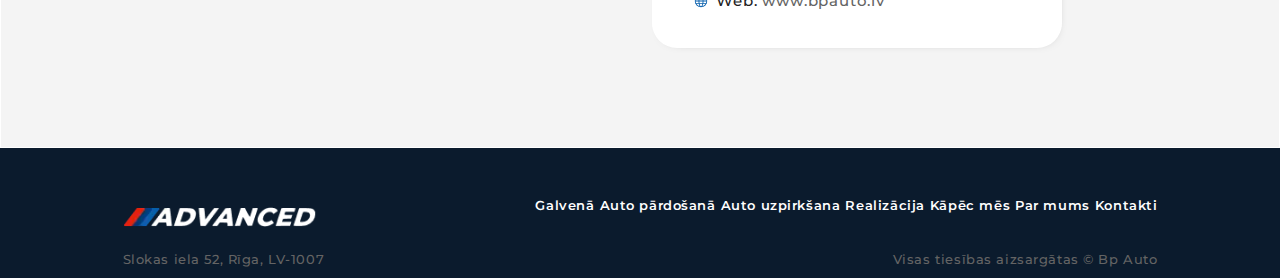
<file: index-lv.html>
<!DOCTYPE html>
<html lang="ru">
  <head>
    <meta charset="UTF-8"/>
    <meta http-equiv="X-UA-Compatible" content="ie=edge"/>
    <meta name="viewport" content="width=device-width, initial-scale=50.0,  maximum-scale=1, user-scalable=0"/>
    <meta name="description" content="Advanced - auto pārdošana, pirkšana Rigā. Garantija."/>
    <meta name="keywords" content="auto pārdošana,auto pārdošana Rigā,auto no eiropas,lietota auto pārdošana,auto tirdzniecība Rīgā,Auto uzpirkšana,lietotu auto tirdzniecība,Automašīnas pārdošanā"/>
    <link rel="icon" type="image/png" sizes="192x192" href="img/logo.png"/>
    <link rel="stylesheet" type="text/css" media="all" href="./css/style.min.css?_v=20241130110911"/>
   <script type="text/javascript" src="./js/app.min.js?_v=20241130110911" defer="defer"></script> 
    <!-- <script type="module" src="./js/app.js" defer="defer"></script> -->
    <title>Advanced - auto pārdošana, pirkšana Rigā. Garantija.</title>
  </head>
  <body>
    <header class="header-wrap" id="js-header">
      <div class="container">
        <div class="header js-header-bg"><a class="logo" target="_self" href="index-lv.html"><picture><source srcset="img/logo.webp" type="image/webp"><img class="logo_img logo_img--head" src="img/logo.png"/></picture><picture><source srcset="img/logo-2.webp" type="image/webp"><img class="logo_img logo_img--menu" src="img/logo-2.png"/></picture></a>
          <button class="header_btn-menu btn-menu js-btn-menu">
            <div class="btn-menu_click-area"></div>
            <div class="btn-menu_line"></div>
          </button>
          <div class="header_content-wrap js-content-menu">
            <nav class="header_menu">
              <ul class="header_list js-menu-close">
                <li class="header_item"><a class="header_link" href="#anchor-preview">Galvenā</a></li>
                <li class="header_item"><a class="header_link" href="#anchor-sales">Auto pārdošanā</a></li>
                <li class="header_item"><a class="header_link" href="#anchor-buing">Auto uzpirkšana</a></li>
                <li class="header_item"><a class="header_link" href="#anchor-sale-step">Realizācija</a></li>
                <li class="header_item"><a class="header_link" href="#anchor-why-us">Kāpēc mēs</a></li>
                <li class="header_item"><a class="header_link" href="#anchor-about-us">Par mums</a></li>
                <li class="header_item"><a class="header_link" href="#anchor-map">Kontakti</a></li>
                <button class="header_btn btn-second js-modal-trigger" data-modal-name="modal-2">Pasūtīt zvanu</button>
              </ul>
            </nav>
            <div class="header_contact"><a class="header_phone" href="tel:+37126858674"><span class="header_phone-num">+371 26858674 </span><br/><span class="header_phone-text">Klientu apkalpošana</span></a><a class="header_location-link" target="_blank" href="https://www.google.com/maps/place/Slokas+iela+52,+Kurzemes+rajons,+R%C4%ABga,+LV-1007,+%D0%9B%D0%B0%D1%82%D0%B2%D1%96%D1%8F/@56.9538036,24.0607573,17z/data=!4m6!3m5!1s0x46eecffd5268be5f:0xc439fb05a5f73f44!8m2!3d56.9538007!4d24.0633322!16s%2Fg%2F11c5m8397v?entry=ttu&amp;g_ep=EgoyMDI0MTExMy4xIKXMDSoJLDEwMjExMjM0SAFQAw%3D%3D"><img class="header_location-icon header_location-icon--gray" src="./images/icons/icons.svg#mark-map"/><img class="header_location-icon header_location-icon--white" src="./images/icons/icons.svg#mark-map-white"/><span class="header_location-text">Slokas 52, Riga</span></a>
              <div class="header_social-list"><a class="header_social-item" target="_blank" href="https://www.facebook.com/bpauto.lv"><img class="header_social-icon" src="./images/icons/icons.svg#soc-fb"/></a><a class="header_social-item" target="_blank" href="https://www.instagram.com/bpauto.lv/"><img class="header_social-icon" src="./images/icons/icons.svg#soc-inst"/></a><a class="header_social-item" target="_blank" href="https://www.tiktok.com/@bpautoriga"><img class="header_social-icon" src="./images/icons/icons.svg#soc-tic"/></a><a class="header_social-item" target="_blank" href="https://www.youtube.com/@bpauto"><img class="header_social-icon" src="./images/icons/icons.svg#soc-yt"/></a></div>
              <div class="header_langs js-lang-open"><img class="header_lang-icon header_lang-icon--gray" src="./images/icons/icons.svg#planet"/><img class="header_lang-icon header_lang-icon--white" src="./images/icons/icons.svg#planet-white"/><a class="header_lang">Lv</a><img class="header_lang-arrow header_lang-arrow--gray" src="./images/icons/icons.svg#arrow-leng"/><img class="header_lang-arrow header_lang-arrow--white" src="./images/icons/icons.svg#arrow-leng-white"/>
                <div class="header_langs-box js-lang-box"><a class="header_lang header_lang--check" href="index.html">Ru</a><a class="header_lang header_lang--check" href="index-lv.html">Lv</a><a class="header_lang header_lang--check" href="index-eng.html">Eng</a></div>
              </div>
            </div>
          </div>
        </div>
      </div>
    </header>
    <main class="page"> 
      <section class="preview-wrap"><picture><source srcset="img/preview-bg.webp" type="image/webp"><img class="preview-bg_img" src="img/preview-bg.jpg"/></picture>
        <div class="container">
          <div class="preview">
            <h1 class="preview_title">MAZLIETOTAS AUTOMAŠĪNAS PĀRDOŠANA NO EIROPAS.</h1>
            <p class="preview_subtitle">
              Piedāvājam pēcpārdošanas apkalpošanu un garantiju. Kļūstiet par mūsu Klientu jau šodien.</p><a class="preview_btn btn-second" href="#anchor-about-us">Uzzināt vairāk</a>
          </div>
        </div>
      </section>
      <section class="sales-wrap">
        <div class="container">
          <div class="sales" id="anchor-sales">
            <h2 class="sales_title">Automašīnu pārdošana <span class="sales_title sales_title--mini">/ Atrasti 576 auto</span></h2>
            <div class="sales_filters">
              <div class="sales_sort js-sort-dropdown">
                <p class="sales_sort-label js-sort-btn">Filtrēt: <span class="sales_sort-inp">Visi</span></p>
                <ul class="sales_sort-list sales_sort-list--left-lv">
                  <li class="sales_sort-item" data-sort="all">Visi</li>
                  <li class="sales_sort-item" data-sort="ownCar">Mūsu auto</li>
                  <li class="sales_sort-item" data-sort="realization">Realizācija</li>
                  <li class="sales_sort-item" data-sort="sold">Pārdots</li>
                </ul>
              </div>
              <div class="sales_sort js-sort-dropdown">
                <p class="sales_sort-label js-sort-btn">Kārtot: <span class="sales_sort-inp">Visi</span></p>
                <ul class="sales_sort-list sales_sort-list--right-lv"> 
                  <li class="sales_sort-item" data-sort="new">Vispirms Jaunas a/m </li>
                  <li class="sales_sort-item" data-sort="price+">Vispirms lētas a/m</li>
                  <li class="sales_sort-item" data-sort="price-">Vispirms dārgās a/m</li>
                </ul>
              </div>
            </div>
            <div class="sales_cards js-card-box"><a class="card sales_card" target="_blank" href="product-lv.html">
                <div class="card_prev"><picture><source srcset="img/card-preview.webp" type="image/webp"><img class="card_prev-img" src="img/card-preview.png"/></picture></div>
                <h5 class="card_title">BMW 320d (135kw)</h5>
                <p class="card_subtitle">2014, 223 326 km., Автомат, 2.0  TDI</p>
                <p class="card_price" data-price="data-price"> <span>500</span><span>EUR</span></p>
                <div class="card_data">
                  <p class="card_param"><img class="card_param-icon" src="./images/icons/icons.svg#card-calendar"/><span class="card_param-name">Izlaiduma gads</span><span class="card_param-data">2014</span></p>
                  <p class="card_param"><img class="card_param-icon" src="./images/icons/icons.svg#card-speed"/><span class="card_param-name">Nobraukums</span><span class="card_param-data">223 326 km.</span></p>
                  <p class="card_param" data-article="data-article"><img class="card_param-icon" src="./images/icons/icons.svg#card-car"/><span class="card_param-name">Artikuls</span><span class="card_param-data">AP-<span>054</span></span></p>
                  <p class="card_param" data-sale-type="ownCar"><img class="card_param-icon" src="./images/icons/icons.svg#card-hands"/><span class="card_param-name">Pārdošanas veids</span><span class="card_param-data">Mūsu auto</span></p>
                </div>
                <button class="card_btn btn-second">Apskatīt</button></a>
                <!-- <a class="card sales_card" target="_blank" href="product-lv.html"><div class="card_prev"><picture><source srcset="img/products/old-img/bmw-1.webp" type="image/webp"><img class="card_prev-img" src="img/products/old-img/bmw-1.png"/></picture></div>
                <h5 class="card_title">BMW 320d (135kw)</h5>
                <p class="card_subtitle">2014, 223 т. км., Автомат, 2.0  TDI</p>
                <p class="card_price" data-price="data-price"> <span>12 570 </span><span>EUR</span></p>
                <div class="card_data">
                  <p class="card_param"><img class="card_param-icon" src="./images/icons/icons.svg#card-calendar"/><span class="card_param-name">Izlaiduma gads</span><span class="card_param-data">2014</span></p>
                  <p class="card_param"><img class="card_param-icon" src="./images/icons/icons.svg#card-speed"/><span class="card_param-name">Nobraukums</span><span class="card_param-data">223 326</span></p>
                  <p class="card_param" data-article="data-article"><img class="card_param-icon" src="./images/icons/icons.svg#card-car"/><span class="card_param-name">Artikuls</span><span class="card_param-data">AP-<span>045</span></span></p>
                  <p class="card_param" data-sale-type="realization"><img class="card_param-icon" src="./images/icons/icons.svg#card-hands"/><span class="card_param-name">Pārdošanas veids</span><span class="card_param-data">Realizācija</span></p>
                </div>
                <button class="card_btn btn-second">Apskatīt</button></a><a class="card sales_card" target="_blank" href="product-lv.html">
                <div class="card_prev"><picture><source srcset="img/products/old-img/bmw-2.webp" type="image/webp"><img class="card_prev-img" src="img/products/old-img/bmw-2.png"/></picture></div>
                <h5 class="card_title">BMW 320d (135kw)</h5>
                <p class="card_subtitle">2014, 223 т. км., Автомат, 2.0  TDI</p>
                <p class="card_price" data-price="data-price"> <span>2 500 </span><span>EUR</span></p>
                <div class="card_data">
                  <p class="card_param"><img class="card_param-icon" src="./images/icons/icons.svg#card-calendar"/><span class="card_param-name">Izlaiduma gads</span><span class="card_param-data">2014</span></p>
                  <p class="card_param"><img class="card_param-icon" src="./images/icons/icons.svg#card-speed"/><span class="card_param-name">Nobraukums</span><span class="card_param-data">223 326</span></p>
                  <p class="card_param" data-article="data-article"><img class="card_param-icon" src="./images/icons/icons.svg#card-car"/><span class="card_param-name">Artikuls</span><span class="card_param-data">AP-<span>01</span></span></p>
                  <p class="card_param" data-sale-type="sold"><img class="card_param-icon" src="./images/icons/icons.svg#card-hands"/><span class="card_param-name">Pārdošanas veids</span><span class="card_param-data">Pārdots</span></p>
                </div>
                <button class="card_btn btn-second">Apskatīt</button></a><a class="card sales_card" target="_blank" href="product-lv.html">
                <div class="card_prev"><picture><source srcset="img/products/bmw-5.webp" type="image/webp"><img class="card_prev-img" src="img/products/bmw-5.jpg"/></picture></div>
                <h5 class="card_title">BMW 320d (135kw)</h5>
                <p class="card_subtitle">2014, 223 т. км., Автомат, 2.0  TDI</p>
                <p class="card_price" data-price="data-price"> <span>122 500 </span><span>EUR</span></p>
                <div class="card_data">
                  <p class="card_param"><img class="card_param-icon" src="./images/icons/icons.svg#card-calendar"/><span class="card_param-name">Izlaiduma gads</span><span class="card_param-data">2014</span></p>
                  <p class="card_param"><img class="card_param-icon" src="./images/icons/icons.svg#card-speed"/><span class="card_param-name">Nobraukums</span><span class="card_param-data">223 326</span></p>
                  <p class="card_param" data-article="data-article"><img class="card_param-icon" src="./images/icons/icons.svg#card-car"/><span class="card_param-name">Artikuls</span><span class="card_param-data">AP-<span>008</span></span></p>
                  <p class="card_param" data-sale-type="ownCar"><img class="card_param-icon" src="./images/icons/icons.svg#card-hands"/><span class="card_param-name">Pārdošanas veids</span><span class="card_param-data">Mūsu auto</span></p>
                </div>
                <button class="card_btn btn-second">Apskatīt</button></a><a class="card sales_card" target="_blank" href="product-lv.html">
                <div class="card_prev"><picture><source srcset="img/products/bmw-1.webp" type="image/webp"><img class="card_prev-img" src="img/products/bmw-1.jpg"/></picture></div>
                <h5 class="card_title">BMW 320d (135kw)</h5>
                <p class="card_subtitle">2014, 223 т. км., Автомат, 2.0  TDI</p>
                <p class="card_price" data-price="data-price"> <span>1 250 </span><span>EUR</span></p>
                <div class="card_data">
                  <p class="card_param"><img class="card_param-icon" src="./images/icons/icons.svg#card-calendar"/><span class="card_param-name">Izlaiduma gads</span><span class="card_param-data">2014</span></p>
                  <p class="card_param"><img class="card_param-icon" src="./images/icons/icons.svg#card-speed"/><span class="card_param-name">Nobraukums</span><span class="card_param-data">223 326</span></p>
                  <p class="card_param" data-article="data-article"><img class="card_param-icon" src="./images/icons/icons.svg#card-car"/><span class="card_param-name">Artikuls</span><span class="card_param-data">AP-<span>00815</span></span></p>
                  <p class="card_param" data-sale-type="realization"><img class="card_param-icon" src="./images/icons/icons.svg#card-hands"/><span class="card_param-name">Pārdošanas veids</span><span class="card_param-data">Realizācija</span></p>
                </div>
                <button class="card_btn btn-second">Apskatīt</button></a><a class="card sales_card" target="_blank" href="product-lv.html">
                <div class="card_prev"><picture><source srcset="img/products/bmw-2.webp" type="image/webp"><img class="card_prev-img" src="img/products/bmw-2.jpg"/></picture></div>
                <h5 class="card_title">BMW 320d (135kw)</h5>
                <p class="card_subtitle">2014, 223 т. км., Автомат, 2.0  TDI</p>
                <p class="card_price" data-price="data-price"> <span>122 300 </span><span>EUR</span></p>
                <div class="card_data">
                  <p class="card_param"><img class="card_param-icon" src="./images/icons/icons.svg#card-calendar"/><span class="card_param-name">Izlaiduma gads</span><span class="card_param-data">2014</span></p>
                  <p class="card_param"><img class="card_param-icon" src="./images/icons/icons.svg#card-speed"/><span class="card_param-name">Nobraukums</span><span class="card_param-data">223 326</span></p>
                  <p class="card_param" data-article="data-article"><img class="card_param-icon" src="./images/icons/icons.svg#card-car"/><span class="card_param-name">Artikuls</span><span class="card_param-data">AP-<span>00815</span></span></p>
                  <p class="card_param" data-sale-type="sold"><img class="card_param-icon" src="./images/icons/icons.svg#card-hands"/><span class="card_param-name">Pārdošanas veids</span><span class="card_param-data">MPārdots</span></p>
                </div>
                <button class="card_btn btn-second">Apskatīt</button></a><a class="card sales_card" target="_blank" href="product-lv.html">
                <div class="card_prev"><picture><source srcset="img/products/bmw-3.webp" type="image/webp"><img class="card_prev-img" src="img/products/bmw-3.jpg"/></picture></div>
                <h5 class="card_title">BMW 320d (135kw)</h5>
                <p class="card_subtitle">2014, 223 т. км., Автомат, 2.0  TDI</p>
                <p class="card_price" data-price="data-price"> <span>112 500</span><span>EUR</span></p>
                <div class="card_data">
                  <p class="card_param"><img class="card_param-icon" src="./images/icons/icons.svg#card-calendar"/><span class="card_param-name">Izlaiduma gads</span><span class="card_param-data">2014</span></p>
                  <p class="card_param"><img class="card_param-icon" src="./images/icons/icons.svg#card-speed"/><span class="card_param-name">Nobraukums</span><span class="card_param-data">223 326</span></p>
                  <p class="card_param" data-article="data-article"><img class="card_param-icon" src="./images/icons/icons.svg#card-car"/><span class="card_param-name">Artikuls</span><span class="card_param-data">AP-<span>003156</span></span></p>
                  <p class="card_param" data-sale-type="ownCar"><img class="card_param-icon" src="./images/icons/icons.svg#card-hands"/><span class="card_param-name">Pārdošanas veids</span><span class="card_param-data">Mūsu auto</span></p>
                </div>
                <button class="card_btn btn-second">Apskatīt</button></a><a class="card sales_card" target="_blank" href="product-lv.html">
                <div class="card_prev"><picture><source srcset="img/card-preview.webp" type="image/webp"><img class="card_prev-img" src="img/card-preview.png"/></picture></div>
                <h5 class="card_title">BMW 320d (135kw)</h5>
                <p class="card_subtitle">2014, 223 т. км., Автомат, 2.0  TDI</p>
                <p class="card_price" data-price="data-price"> <span>125 500 </span><span>EUR</span></p>
                <div class="card_data">
                  <p class="card_param"><img class="card_param-icon" src="./images/icons/icons.svg#card-calendar"/><span class="card_param-name">Izlaiduma gads</span><span class="card_param-data">2014</span></p>
                  <p class="card_param"><img class="card_param-icon" src="./images/icons/icons.svg#card-speed"/><span class="card_param-name">Nobraukums</span><span class="card_param-data">223 326</span></p>
                  <p class="card_param" data-article="data-article"><img class="card_param-icon" src="./images/icons/icons.svg#card-car"/><span class="card_param-name">Artikuls</span><span class="card_param-data">AP-<span>06</span></span></p>
                  <p class="card_param" data-sale-type="realization"><img class="card_param-icon" src="./images/icons/icons.svg#card-hands"/><span class="card_param-name">Pārdošanas veids</span><span class="card_param-data">Realizācija</span></p>
                </div>
                <button class="card_btn btn-second">Apskatīt</button></a></div> -->
          </div>
        </div>
      </section>
      <section class="buing-wrap">
        <div class="container"> 
          <div class="buing" id="anchor-buing">
            <div class="buing_content">
              <h2 class="buing_title">Vēlaties pārdot savu auto?</h2>
              <p class="buing_subtitle">
                Mēs piedāvājam Jūsu auto izpirkšanas iespējas. Ja vēlaties pārdot mums savu auto, lūdzam aizpildīt 
                zemāk pievienoto iesnieguma formu.
              </p>
              <p class="buing_text">
                * Pirms izpirkšanas procesa uzsāksanas, mēs parbaudam visas a/m  izbraucot pie klienta vai mūsu autosevisā.</p>
              <form class="buing_form js-form" action="sender.php" method="post">
                <div class="buing_radio-box js-radio-group">
                  <div class="buing_radio-field">
                    <label class="buing_radio-label" for="buing-radio-se">
                      <input class="buing_radio-inp" id="buing-radio-se" type="radio" name="buing-radio" value="seller" required="required"/><span>Privāts Pārdevējs</span>
                    </label>
                  </div>
                  <div class="buing_radio-field">
                    <label class="buing_radio-label" for="buing-radio-ad">
                      <input class="buing_radio-inp" id="buing-radio-ad" type="radio" name="buing-radio" value="car dealer" required="required"/><span>Auto dīleris</span>
                    </label>
                  </div>
                </div>
                <div class="buing_field buing_field--name">
                  <input class="buing_inp inp-base js-name" type="text" placeholder="Jūsu vārds" required="required"/>
                </div>
                <div class="buing_field buing_field--phone">
                  <input class="buing_inp inp-base js-phone" type="tel" placeholder="Jūsu tālruņa numurs" required="required"/>
                </div>
                <div class="buing_field buing_field--mess">
                  <textarea class="buing_inp textarea-base js-message" type="text" placeholder="Jūsu komentārs" required="required"></textarea>
                </div>
                <div class="buing_rec">
                  <label class="buing_rec-label" for="inp-rec">
                    <input class="buing_rec-inp" id="inp-rec" type="checkbox"/><span> I`m not a robot</span>
                  </label>
                </div>
                <button class="buing_btn btn-second" type="submit">Nosutīt</button>
              </form>
            </div>
            <div class="buing_decor"><picture><source srcset="img/buing-decor.webp" type="image/webp"><img class="buing_decor-img" src="img/buing-decor.png"/></picture></div>
          </div>
        </div>
      </section>
      <section class="sale-step-wrap">
        <div class="container">
          <div class="sale-step" id="anchor-sale-step">
            <h2 class="sale-step_title">Realizācija</h2>
            <p class="sale-step_text">Piedāvājam Jūsu a/m realizāciju mūsu laukumā.</p>
            <h3 class="sale-step_subtitle">Pakalpojumā ir iekļauts:</h3>
            <div class="sale-step_box">
              <div class="sale-step_item">
                <div class="sale-step_box-icon"><img class="sale-step_icon" src="./images/icons/icons.svg#broom"/></div>
                <h4 class="sale-step_item-title">A/m tīrīšana</h4>
                <p class="sale-step_item-subtitle">auto sagatavošana fotosesijai</p>
              </div>
              <div class="sale-step_item">
                <div class="sale-step_box-icon"><img class="sale-step_icon" src="./images/icons/icons.svg#camera"/></div>
                <h4 class="sale-step_item-title">A/m fotosesija</h4>
                <p class="sale-step_item-subtitle">ar video apskatu</p>
              </div>
              <div class="sale-step_item">
                <div class="sale-step_box-icon"><img class="sale-step_icon" src="./images/icons/icons.svg#text"/></div>
                <h4 class="sale-step_item-title">Profesioālā teksta</h4>
                <p class="sale-step_item-subtitle">sagatavošana  jūsu sludinājumam</p>
              </div>
              <div class="sale-step_item">
                <div class="sale-step_box-icon"><img class="sale-step_icon" src="./images/icons/icons.svg#ad"/></div>
                <h4 class="sale-step_item-title">Sludinājuma izvietošana auto platformās</h4>
                <p class="sale-step_item-subtitle">mūsu vai jūsu vārdā</p>
              </div>
              <div class="sale-step_item">
                <div class="sale-step_box-icon"><img class="sale-step_icon" src="./images/icons/icons.svg#car-blue"/></div>
                <h4 class="sale-step_item-title">Nodrošinam a/m apskati potencialiem klientiem</h4>
                <p class="sale-step_item-subtitle">t.s. uz pacēlāja, un nodrosinam testa braucienu ar a/m</p>
              </div>
              <div class="sale-step_item">
                <div class="sale-step_box-icon"><img class="sale-step_icon" src="./images/icons/icons.svg#deal"/></div>
                <h4 class="sale-step_item-title">Pārrunas ar Klientu</h4>
                <p class="sale-step_item-subtitle">un darījuma sagatavošana</p>
              </div>
            </div>
            <p class="sale-step_text sale-step_text--end">
              * Saistībā ar šo pakalpojumu aicinām sadarboties auto pārdevējus. Stāvvietā varam izvietot līdz 15 auto.</p>
            <p class="sale-step_text sale-step_text--end">
              * A/m tiek pieņemtas realizācijā pēc tam, kad mūsu speciālists ir veicis īsu  a/m apskati.</p>
            <p class="sale-step_text sale-step_text--end">* Jautājumu gadījumā lūdzam sazināties ar mums telefoniski vai ar e-pasta palīdzību</p>
          </div>
        </div>
      </section>
      <section class="why-us-wrap">
        <div class="why-us_decor"><picture><source srcset="img/why-us-bg-2.webp" type="image/webp"><img class="why-us_decor-img" src="img/why-us-bg-2.jpg"/></picture></div>
        <div class="container"> 
          <div class="why-us" id="anchor-why-us">
            <h2 class="why-us_title">Kāpēc mēs</h2>
            <p class="why-us_subtitle">Kapēc Klienti izvēlas mūs:</p>
            <div class="why-us_box">
              <div class="why-us_item">
                <div class="why-us_box-icon why-us_box-icon--big"><img class="why-us_icon" src="./images/icons/icons.svg#num-01"/></div>
                <div class="why-us_box-icon why-us_box-icon--small"><img class="why-us_icon" src="./images/icons/icons.svg#stars-check"/></div>
                <h3 class="why-us_item-title">Liela pieredze autotirdzniecībā un apaklpošanā</h3>
              </div>
              <div class="why-us_item">
                <div class="why-us_box-icon why-us_box-icon--big"><img class="why-us_icon" src="./images/icons/icons.svg#num-02"/></div>
                <div class="why-us_box-icon why-us_box-icon--small"><img class="why-us_icon" src="./images/icons/icons.svg#cars"/></div>
                <h3 class="why-us_item-title">Izpratne par tirgu un tā pašreizējām tendencēm</h3>
              </div>
              <div class="why-us_item">
                <div class="why-us_box-icon why-us_box-icon--big"><img class="why-us_icon" src="./images/icons/icons.svg#num-03"/></div>
                <div class="why-us_box-icon why-us_box-icon--small"><img class="why-us_icon" src="./images/icons/icons.svg#map-point"/></div>
                <h3 class="why-us_item-title">Visi pakalpojumi notiek vienuviet</h3>
              </div>
              <div class="why-us_item">
                <div class="why-us_box-icon why-us_box-icon--big"><img class="why-us_icon" src="./images/icons/icons.svg#num-04"/></div>
                <div class="why-us_box-icon why-us_box-icon--small"><img class="why-us_icon" src="./images/icons/icons.svg#flight-point"/></div>
                <h3 class="why-us_item-title">Ērta laukumā atrašanas vieta - tuvu centram un lidostai</h3>
              </div>
              <div class="why-us_item">
                <div class="why-us_box-icon why-us_box-icon--big"><img class="why-us_icon" src="./images/icons/icons.svg#num-05"/></div>
                <div class="why-us_box-icon why-us_box-icon--small"><img class="why-us_icon" src="./images/icons/icons.svg#customer-review"/></div>
                <h3 class="why-us_item-title">Individuālā pieeja katram klientam</h3>
              </div>
              <div class="why-us_item">
                <div class="why-us_box-icon why-us_box-icon--big"><img class="why-us_icon" src="./images/icons/icons.svg#num-06"/></div>
                <div class="why-us_box-icon why-us_box-icon--small"><img class="why-us_icon" src="./images/icons/icons.svg#service-agent"/></div>
                <h3 class="why-us_item-title">Esam sasniedzami mūsu klientiem jebkurā laikā (24 stundas diennaktī)</h3>
              </div>
            </div>
          </div>
        </div>
      </section>
      <section class="about-us-wrap">
        <div class="container">
          <div class="about-us" id="anchor-about-us">
            <h2 class="about-us_title">Par mums</h2>
            <div class="about-us_content"><br/>
              <p class="about-us_text">
                Advanced ir speciālistu komanda automašīnu pārdošanas un remonta jomā ar 15 gadupieredzi. Šis virziens ir daļa no BP AUTO uzņēmuma.</p><br/>
              <p class="about-us_text">
                Tā kā mēs paši sākām ar automašīnu iepirkšanu un pardošanu vēl tālajā 2012.gadā, mēs labi izprotam tirgus, tā tendences un cenu veidošanos, taču bez a/m pardošanas, 
                mums ir arī savs autoserviss, kurā mēs veicam a/m remontu mūsu klientiem, tādējādi 
                mēs aptveram arī tehnisko jautājuma pusi.
              </p><br/>
              <p class="about-us_text">
                Tas padara mūsu piedāvājumu pievilcīgu un konkurētspējīgu. Pie mums Jūs varat ne tikai iegādāties labu, pārbaudītu lietotu auto, bet arī turpmāk veikt to apkopi 
                mūsu autoservisā. Pie mums iegādātajām a/m ir arī apmaksāta  (maksas) garantija.
              </p><br/>
              <p class="about-us_text">
                Papildus auto iegādei, mēs piedāvājam iespēju izpirkt jūsu veco a/m, ir iespēja uztaisīt (trade-in), vai atstāt to pie mums uz realizāciju.</p><br/>
              <p class="about-us_text">
                Tas ir viena partnera vai telefona numura princips, kas ļaus Jums atrisināt visus  ikdienas jautājumus, saistībā ar jūsu auto. Viss vienuviet ar profesionālu 
                attieksmi un par sapratīgām cenām.
              </p><br/>
              <p class="about-us_text">
                Tas noteikti būs kaut kas jauns priekš Jums, un mēs ceram, kā mūsu pieeja attaisnos Jūsu cerības. </p><br/>
              <p class="about-us_text">Būsim priecīgi par ilgtermiņa sadarbību ar jauniem klientiem </p><br/>
              <p class="about-us_text">
                Jebkuru jautājumu gadījumā lūdzam sazināties ar mums mums ērtā veidā. Visi kontakti ir atrodani mūsu mājaslapā.</p>
            </div>
            <div class="about-us_dates"><picture><source srcset="img/border-line.webp" type="image/webp"><img class="about-us_decor" src="img/border-line.png"/></picture>
              <div class="about-us_date">
                <div class="about-us_date-dot"></div>
                <h2 class="about-us_date-num">2012</h2>
                <p class="about-us_date-text">Kompānija uzsāk savu darbību auto pārdošanas jomā</p>
              </div>
              <div class="about-us_date">
                <div class="about-us_date-dot"></div>
                <h2 class="about-us_date-num">2018</h2>
                <p class="about-us_date-text">Pirmā autoservisa atklāšana (uz partnerattiecību pamata)</p>
              </div>
              <div class="about-us_date">
                <div class="about-us_date-dot"></div>
                <h2 class="about-us_date-num">2020</h2>
                <p class="about-us_date-text">Otrā personīgā (patstāvīgā) autoservisa atklāšana</p>
              </div>
              <div class="about-us_date">
                <div class="about-us_date-dot about-us_date-dot--last"></div>
                <h2 class="about-us_date-num">2024</h2>
                <p class="about-us_date-text">Autopārdošanas un autoservisa pakalpojumu apvienošana</p>
              </div>
            </div>
            <div class="about-us_labels"><a class="about-us_label" target="_blank" href="https://bpauto.lv/avtopodbor/index.html"><img class="about-us_label-icon" src="./images/icons/icons.svg#check-auto"/><span class="about-us_label-text">Auto Pārbaude</span></a><a class="about-us_label" target="_blank" href="https://bpauto.lv/"><img class="about-us_label-icon" src="./images/icons/icons.svg#car-serv"/><span class="about-us_label-text">Autoserviss</span></a><a class="about-us_label" target="_blank" href="https://bpauto.lv/cardelivery/index.php"><img class="about-us_label-icon" src="./images/icons/icons.svg#car-deliv"/><span class="about-us_label-text">Automobiļu piegāde</span></a></div>
          </div>
        </div>
      </section>
      <section class="map-wrap" id="anchor-map">
        <div class="map_body"><iframe src="https://www.google.com/maps/embed?pb=!1m18!1m12!1m3!1d940.0525759375572!2d24.06311127985101!3d56.95328163472662!2m3!1f0!2f0!3f0!3m2!1i1024!2i768!4f13.1!3m3!1m2!1s0x46eecffd5268be5f%3A0xc439fb05a5f73f44!2sSlokas%20iela%2052%2C%20Kurzemes%20rajons%2C%20R%C4%ABga%2C%20LV-1007%2C%20Latvia!5e0!3m2!1sen!2sde!4v1732708454082!5m2!1sen!2sde" width="600" height="450" style="border:0;" allowfullscreen="" loading="lazy" referrerpolicy="no-referrer-when-downgrade"></iframe>
          <div class="map_contacts">
            <h2 class="map_contacts-title">Sazinieties ar mums</h2>
            <p class="map_contacts-subtitle">ADVANCED | Bp Auto</p>
            <div class="map_contact"><img class="map_contact-icon map_contact-icon--local" src="./images/icons/icons.svg#mark-map-blue"/>
              <p class="map_contact-name"><a class="map_contact-link" target="_blank" href="https://www.google.com/maps/place/Slokas+iela+52,+Kurzemes+rajons,+R%C4%ABga,+LV-1007,+%D0%9B%D0%B0%D1%82%D0%B2%D1%96%D1%8F/@56.9538036,24.0607573,17z/data=!4m6!3m5!1s0x46eecffd5268be5f:0xc439fb05a5f73f44!8m2!3d56.9538007!4d24.0633322!16s%2Fg%2F11c5m8397v?entry=ttu&amp;g_ep=EgoyMDI0MTExMy4xIKXMDSoJLDEwMjExMjM0SAFQAw%3D%3D">Slokas iela 52, Rīga, LV-1007</a></p>
            </div>
            <div class="map_contact"><img class="map_contact-icon" src="./images/icons/icons.svg#phone"/>
              <p class="map_contact-name">Tel: <a class="map_contact-link" href="tel:+37126858674">+ (371) 26858674</a><a class="map_contact-link" target="_blank" href="https://wa.me/+37126858674"><picture><source srcset="img/icon-tg.webp" type="image/webp"><img class="map_contact-icon map_contact-icon--img" src="img/icon-tg.png"/></picture></a>
                <a class="map_contact-link" target="_blank" href="https://t.me/nb_pavel"><picture><source srcset="img/icon-whatsapp.webp" type="image/webp"><img class="map_contact-icon map_contact-icon--img" src="img/icon-whatsapp.png"/></picture></a>
                </p>
            </div>
            <div class="map_contact"><img class="map_contact-icon" src="./images/icons/icons.svg#email"/>
              <p class="map_contact-name">Email: <a class="map_contact-link" target="_blank" href="mailto:info@bpauto.lv">info@bpauto.lv</a></p>
            </div>
            <div class="map_contact"><img class="map_contact-icon" src="./images/icons/icons.svg#planet-blue"/>
              <p class="map_contact-name">Web: <a class="map_contact-link" target="_blank"  href="https://bpauto.lv">www.bpauto.lv</a></p>
            </div>
          </div>
        </div>
      </section>
    </main>
    <footer class="footer-wrap"> 
      <div class="container">
        <div class="footer">
          <div class="footer_content"><a class="logo" target="_blank" href="index-lv.html"><picture><source srcset="img/logo-2.webp" type="image/webp"><img class="logo_img" src="img/logo-2.png"/></picture></a>
            <nav class="footer_menu">
              <ul class="footer_list">
                <li class="footer_item"><a class="footer_link" href="#anchor-preview">Galvenā</a></li>
                <li class="footer_item"><a class="footer_link" href="#anchor-sales">Auto pārdošanā</a></li>
                <li class="footer_item"><a class="footer_link" href="#anchor-buing">Auto uzpirkšana</a></li>
                <li class="footer_item"><a class="footer_link" href="#anchor-sale-step">Realizācija</a></li>
                <li class="footer_item"><a class="footer_link" href="#anchor-why-us">Kāpēc mēs</a></li>
                <li class="footer_item"><a class="footer_link" href="#anchor-about-us">Par mums</a></li>
                <li class="footer_item"><a class="footer_link" href="#anchor-map">Kontakti</a></li>
              </ul>
            </nav>
          </div>
          <div class="footer_copywriting">
            <p class="footer_copywriting-text">Slokas iela 52, Rīga, LV-1007</p>
            <p class="footer_copywriting-text">Visas tiesības aizsargātas © Bp Auto</p>
          </div>
        </div>
      </div>
    </footer>
    <div class="btn-top_wrap"><a class="btn-top_body js-btn-up" href="#js-header"><img class="btn-top_icon" src="./images/icons/icons.svg#arrowfatup"/></a></div>
    <div class="modal-wrapper" id="modal-wrapper">
      <div class="modal modal-position --position-2 pos-abs" aria-hidden="true" id="formModal">
        <div class="modal modal__overlay" data-micromodal-close="data-micromodal-close"></div>
        <div class="modal modal__container" id="innerModal" aria-modal="true"></div>
      </div>
    </div>
    <div class="content" id="modal-1">
      <form class="modal-form js-form" action="sender.php" method="post"><a class="modal-form_btn-close"><img class="modal-form_btn-close-icon" src="./images/icons/icons.svg#btn-close" data-micromodal-close="data-micromodal-close"/></a>
        <h2 class="modal-form_title">Оставьте ваше сообщение</h2>
        <div class="modal-form_field modal-form_field--name">
          <input class="modal-form_inp inp-base js-name" type="text" placeholder="Ваше имя" required="required"/>
        </div>
        <div class="modal-form_field modal-form_field--phone">
          <input class="modal-form_inp inp-base js-phone" type="number" placeholder="Ваш номер телефона" required="required"/>
        </div>
        <div class="modal-form_field modal-form_field--mess">
          <textarea class="modal-form_inp textarea-base js-message" type="text" placeholder="Комментарий" required="required"></textarea>
        </div>
        <div class="modal-form_rec">
          <label class="modal-form_rec-label" for="inp-rec">
            <input class="modal-form_rec-inp" id="inp-rec" type="checkbox"/><span> I`m not a robot</span>
          </label>
        </div>
        <button class="modal-form_btn btn-second" type="submit">Отправить</button>
      </form>
    </div>
    <div class="content" id="modal-2">
      <form class="modal-form js-form" action="sender.php" method="post"><a class="modal-form_btn-close"><img class="modal-form_btn-close-icon" src="./images/icons/icons.svg#btn-close" data-micromodal-close="data-micromodal-close"/></a>
        <h2 class="modal-form_title">Piedāvāt savu cenu</h2>
        <div class="modal-form_field modal-form_field--name">
          <input class="buing_inp inp-base js-name" type="text" placeholder="Jūsu vārds"/>
        </div>
        <div class="modal-form_field modal-form_field--phone">
          <input class="buing_inp inp-base js-phone" type="number" placeholder="Jūsu tālruņa numurs"/>
        </div>
        <div class="modal-form_field modal-form_field--mess">
          <textarea class="modal-form_inp textarea-base js-message" type="text" placeholder="Jūsu komentārs"></textarea>
        </div>
        <div class="modal-form_rec">
          <label class="modal-form_rec-label" for="inp-rec">
            <input class="modal-form_rec-inp" id="inp-rec" type="checkbox"/><span> I`m not a robot</span>
          </label>
        </div>
        <button class="modal-form_btn btn-second" type="submit">Nosutīt</button>
      </form>
    </div>
    <div class="content" id="modal-3">
      <form class="modal-form js-form" action="sender.php" method="post"><a class="modal-form_btn-close"><img class="modal-form_btn-close-icon" src="./images/icons/icons.svg#btn-close" data-micromodal-close="data-micromodal-close"/></a>
        <h2 class="modal-form_title">Your message</h2>
        <div class="modal-form_field modal-form_field--name">
          <input class="buing_inp inp-base js-name" type="text" placeholder="Your name"/>
        </div>
        <div class="modal-form_field modal-form_field--phone">
          <input class="buing_inp inp-base js-phone" type="number" placeholder="Your phone number"/>
        </div>
        <div class="modal-form_field modal-form_field--mess">
          <textarea class="modal-form_inp textarea-base js-message" type="text" placeholder="Comment"></textarea>
        </div>
        <div class="modal-form_rec">
          <label class="modal-form_rec-label" for="inp-rec">
            <input class="modal-form_rec-inp" id="inp-rec" type="checkbox"/><span> I`m not a robot</span>
          </label>
        </div>
        <button class="modal-form_btn btn-second" type="submit">Send</button>
      </form>
    </div>
  </body>
</html>
</file>
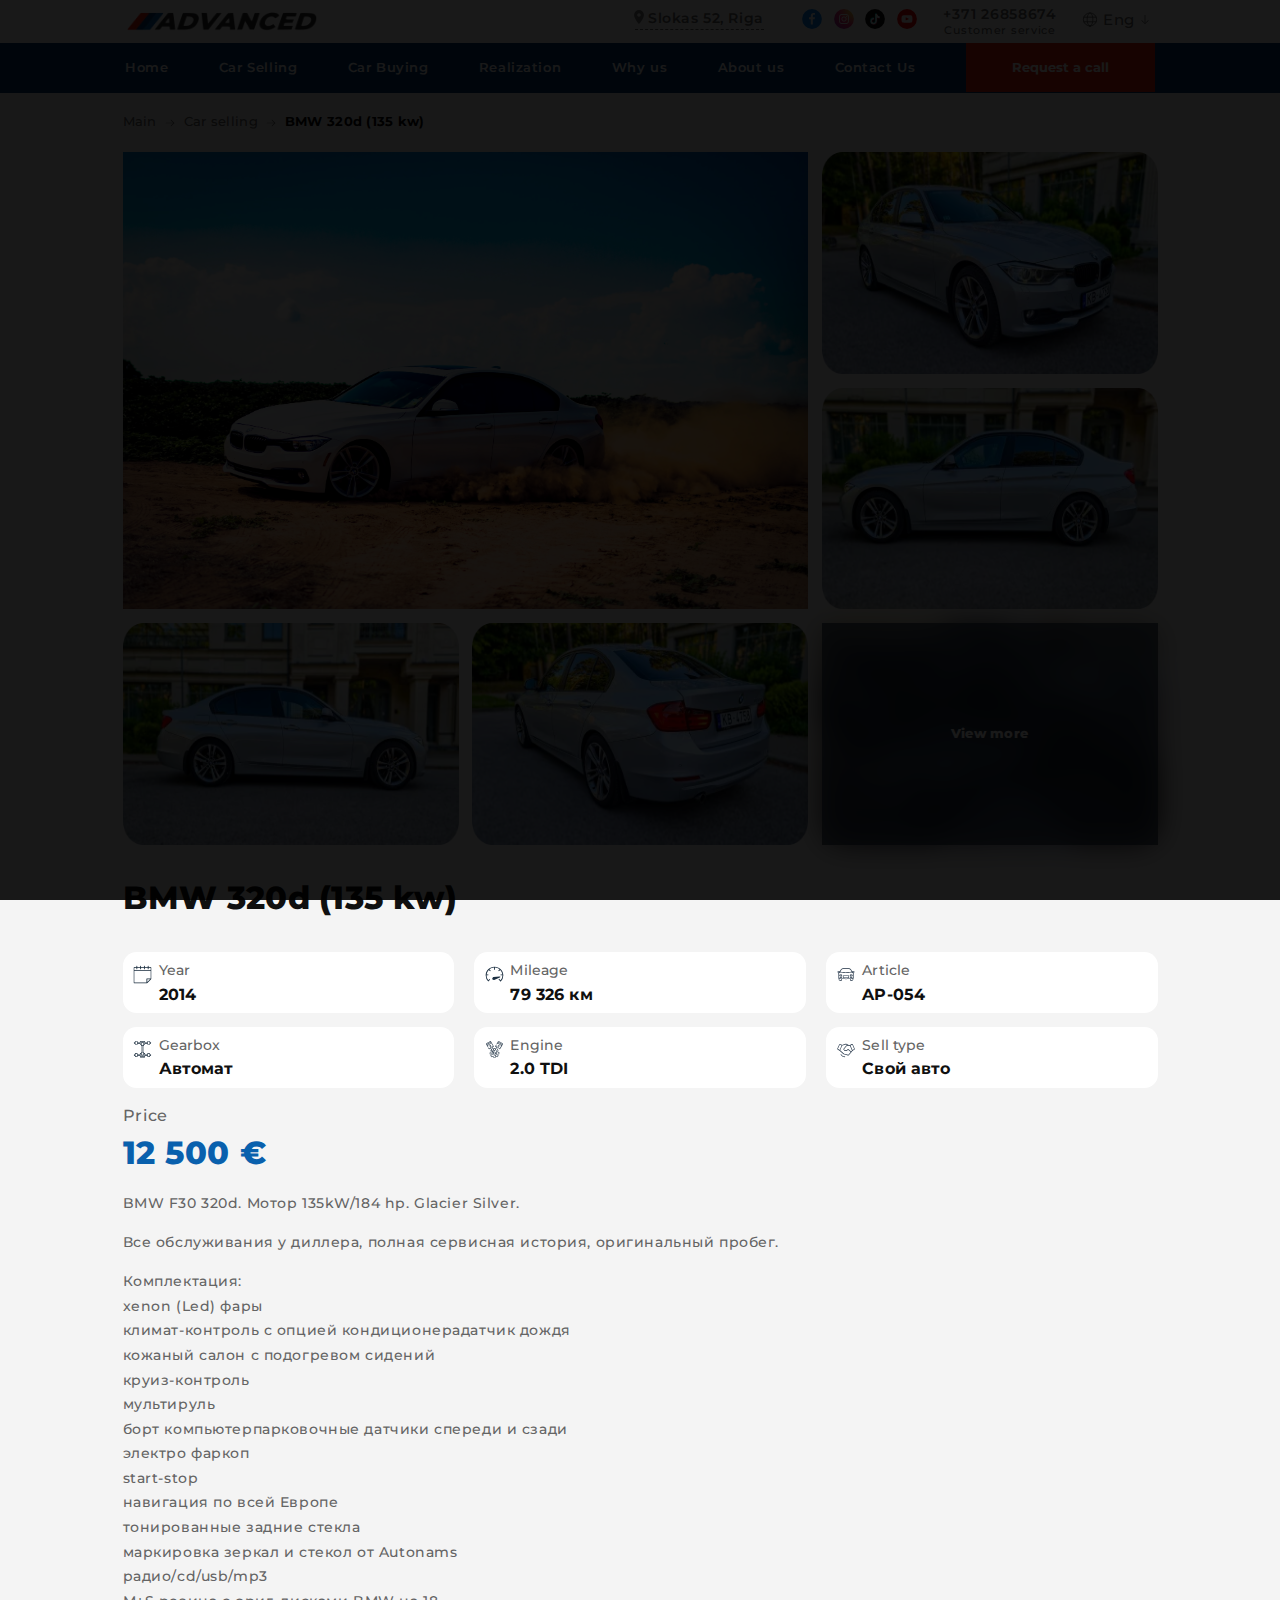
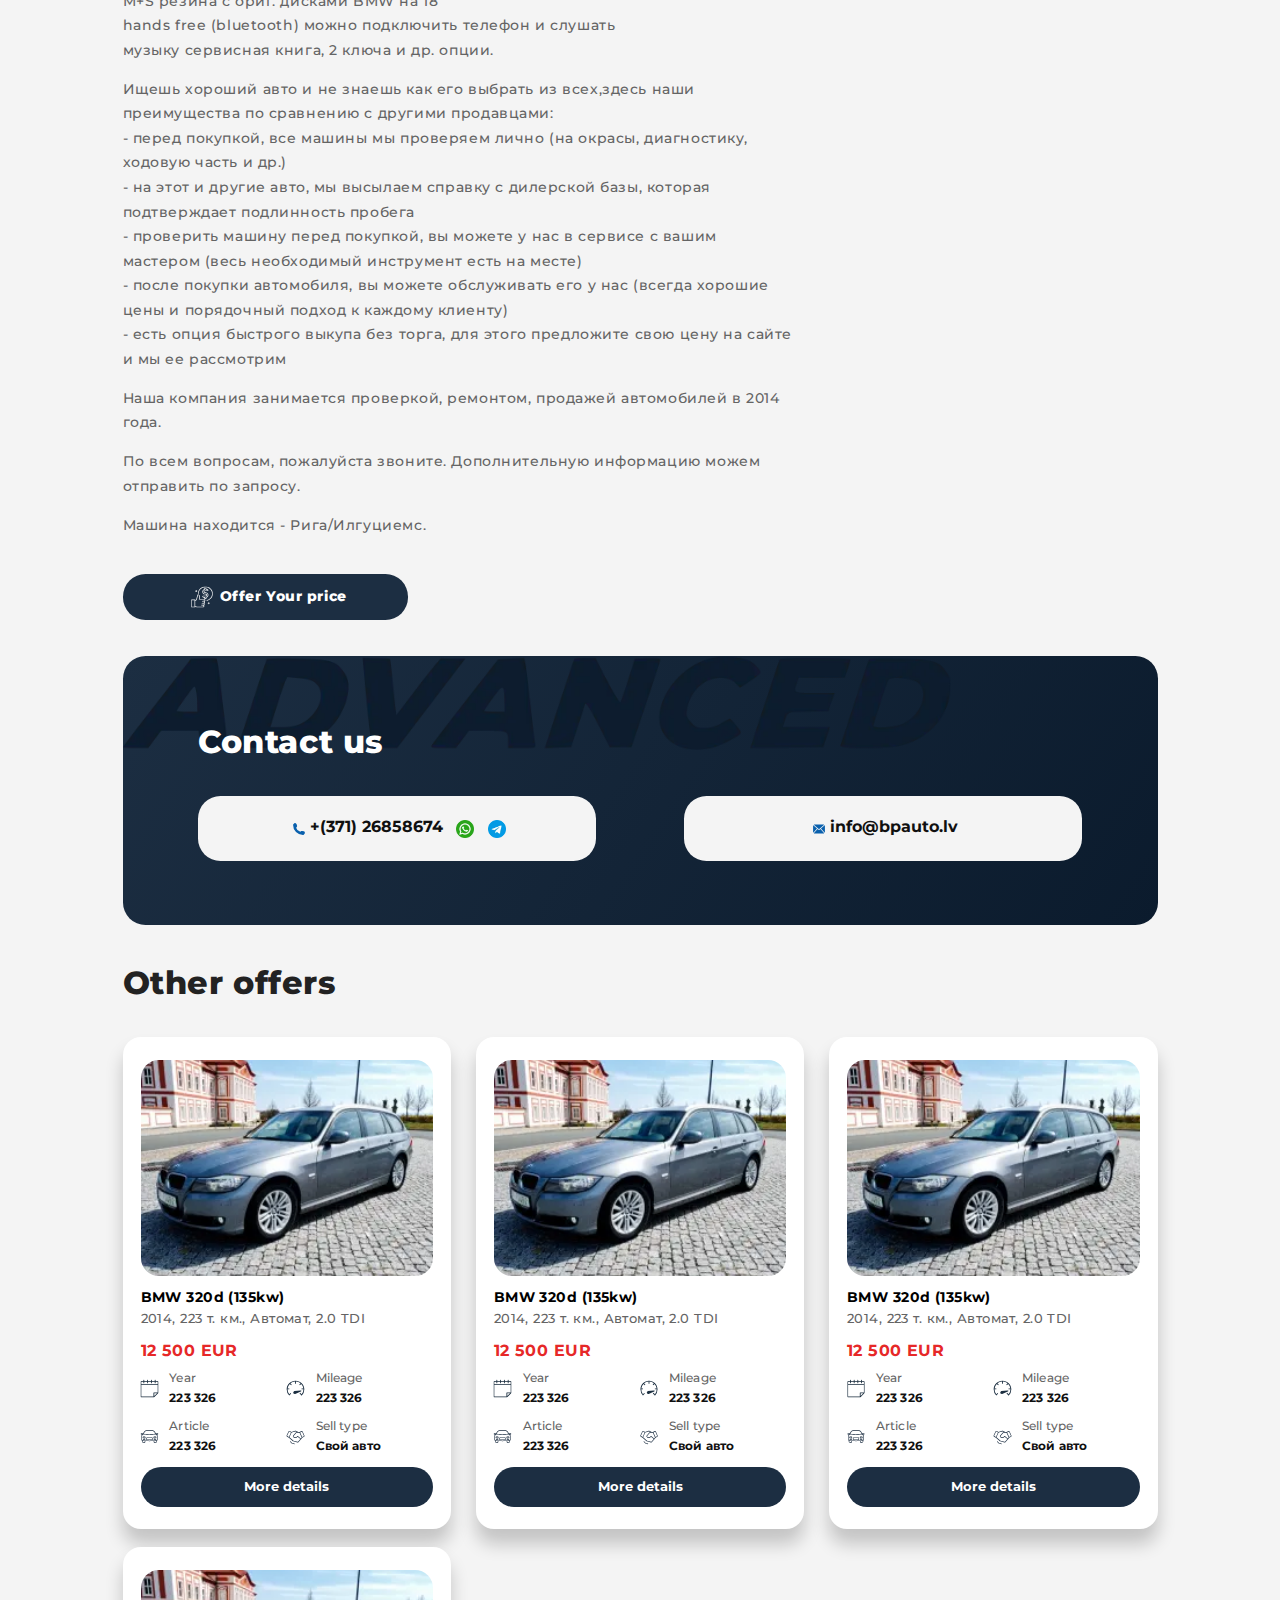
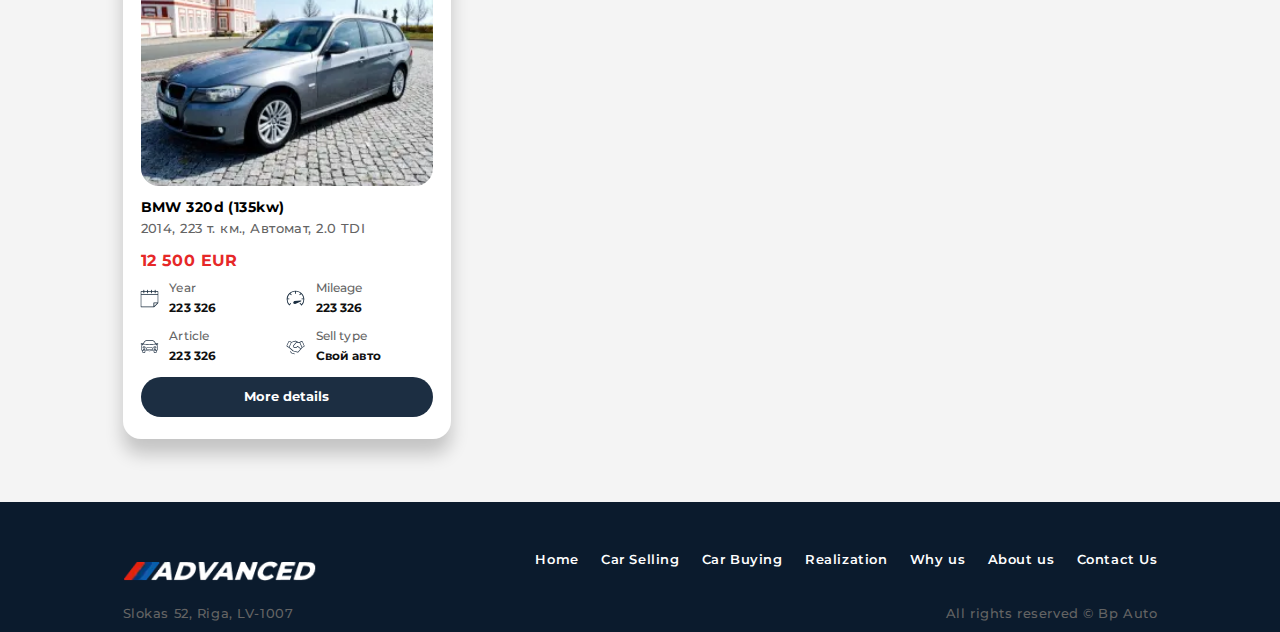
<file: product-eng.html>
<!DOCTYPE html>
<html lang="ru">

<head>
    <meta charset="UTF-8" />
    <meta http-equiv="X-UA-Compatible" content="ie=edge" />
    <meta name="viewport" content="width=device-width, initial-scale=50.0,  maximum-scale=1, user-scalable=0" />
    <meta name="description" content="Advanced - car selling &amp; buying in Riga. Warranty." />
    <meta name="keywords" content="buy car in Riga, buy car Latvia, sell car Latvia, sell car Riga,online car selling,used car selling,best car selling,used car sell," />
    <link rel="icon" type="image/png" sizes="192x192" href="img/logo.png" />
    <link rel="stylesheet" type="text/css" media="all" href="./css/style.min.css?_v=20241130110911" />
    <script type="text/javascript" src="./js/app.min.js?_v=20241130110911" defer="defer"></script>
    <!-- <script type="module" src="./js/app.js" defer="defer"></script> -->
    <title>Advanced - car selling &amp; buying in Riga. Warranty.</title>
</head>

<body>
    <header class="header-wrap" id="js-header">
        <div class="container">
            <div class="header js-header-bg">
                <a class="logo" target="_self" href="index-eng.html">
                    <picture>
                        <source srcset="img/logo.webp" type="image/webp"><img class="logo_img logo_img--head" src="img/logo.png" /></picture>
                    <picture>
                        <source srcset="img/logo-2.webp" type="image/webp"><img class="logo_img logo_img--menu" src="img/logo-2.png" /></picture>
                </a>
                <button class="header_btn-menu btn-menu js-btn-menu">
            <div class="btn-menu_click-area"></div>
            <div class="btn-menu_line"></div>
          </button>
                <div class="header_content-wrap js-content-menu">
                    <nav class="header_menu">
                        <ul class="header_list js-menu-close">
                            <li class="header_item"><a class="header_link" target="_self" href="index-eng.html#anchor-preview">Home</a></li>
                            <li class="header_item"><a class="header_link" target="_self" href="index-eng.html#anchor-sales"> Car Selling</a></li>
                            <li class="header_item"><a class="header_link" target="_self" href="index-eng.html#anchor-buing">Car Buying</a></li>
                            <li class="header_item"><a class="header_link" target="_self" href="index-eng.html#anchor-sale-step">Realization</a></li>
                            <li class="header_item"><a class="header_link" target="_self" href="index-eng.html#anchor-why-us">Why us</a></li>
                            <li class="header_item"><a class="header_link" target="_self" href="index-eng.html#anchor-about-us">About us</a></li>
                            <li class="header_item">
                                <a class="header_link" target="_self href=" index-eng.html#anchor-map ">Contact Us</a></li>
                <button class="header_btn btn-second js-modal-trigger " data-modal-name="modal-3 ">Request a call</button>
              </ul>
            </nav>
            <div class="header_contact "><a class="header_phone " href="tel:+37126858674 "><span class="header_phone-num ">+371 26858674 </span><br/><span class="header_phone-text ">Customer service</span></a><a class="header_location-link
                                    " target="_blank " href="https://www.google.com/maps/place/Slokas+iela+52,+Kurzemes+rajons,+R%C4%ABga,+LV-1007,+%D0%9B%D0%B0%D1%82%D0%B2%D1%96%D1%8F/@56.9538036,24.0607573,17z/data=!4m6!3m5!1s0x46eecffd5268be5f:0xc439fb05a5f73f44!8m2!3d56.9538007!4d24.0633322!16s%2Fg%2F11c5m8397v?entry=ttu&amp;g_ep=EgoyMDI0MTExMy4xIKXMDSoJLDEwMjExMjM0SAFQAw%3D%3D
                                    "><img class="header_location-icon header_location-icon--gray " src="./images/icons/icons.svg#mark-map "/><img class="header_location-icon header_location-icon--white " src="./images/icons/icons.svg#mark-map-white "/><span class="header_location-text ">Slokas 52, Riga</span></a>
              <div class="header_social-list "><a class="header_social-item " target="_blank " href="https://www.facebook.com/bpauto.lv "><img class="header_social-icon " src="./images/icons/icons.svg#soc-fb "/></a><a class="header_social-item
                                    " target="_blank " href="https://www.instagram.com/bpauto.lv/ "><img class="header_social-icon " src="./images/icons/icons.svg#soc-inst "/></a><a class="header_social-item " target="_blank " href="https://www.tiktok.com/@bpautoriga
                                    "><img class="header_social-icon " src="./images/icons/icons.svg#soc-tic "/></a><a class="header_social-item " target="_blank " href="https://www.youtube.com/@bpauto "><img class="header_social-icon " src="./images/icons/icons.svg#soc-yt "/></a></div>
              <div class="header_langs js-lang-open "><img class="header_lang-icon header_lang-icon--gray " src="./images/icons/icons.svg#planet "/><img class="header_lang-icon header_lang-icon--white " src="./images/icons/icons.svg#planet-white
                                    "/><a class="header_lang ">Eng</a><img class="header_lang-arrow header_lang-arrow--gray " src="./images/icons/icons.svg#arrow-leng "/><img class="header_lang-arrow header_lang-arrow--white " src="./images/icons/icons.svg#arrow-leng-white "/>
                <div class="header_langs-box js-lang-box "><a class="header_lang header_lang--check " href="index.html ">Ru</a><a class="header_lang header_lang--check " href="index-lv.html ">Lv</a><a class="header_lang header_lang--check " href="index-eng.html ">Eng</a></div>
              </div>
            </div>
          </div>
        </div>
      </div>
    </header>
    <main class="page "> 
      <sections class="breadcrums-wrap "> 
        <div class="container ">
          <ul class="breadcrumbs ">
            <li class="breadcrumbs_item "><a class="breadcrumbs_link " href="./ ">Main</a><img class="breadcrumbs_icon " src="./images/icons/icons.svg#arrow-leng " alt=" "/></li>
            <li class="breadcrumbs_item "><a class="breadcrumbs_link " href="./ ">Car selling</a><img class="breadcrumbs_icon " src="./images/icons/icons.svg#arrow-leng " alt=" "/></li>
            <li class="breadcrumbs_item "><a class="breadcrumbs_link " href="./ ">BMW 320d (135 kw)</a></li>
          </ul>
        </div>
      </sections>
      <section class="prod-slider-wrap ">
        <div class="container ">
          <div class="product_slider ">
            <div class="product_slide slide-1 js-open-slider "><picture><source srcset="img/products/bmw-3.webp " type="image/webp "><img class="product_slide-img " src="img/products/bmw-3.jpg "/></picture><a class="product_slide-link
                                    "><span class="product_slide-text ">View more</span></a></div>
            <div class="product_slide slide-2 js-open-slider "><picture><source srcset="img/products/old-img/bmw-2.webp " type="image/webp "><img class="product_slide-img " src="img/products/old-img/bmw-2.png "/></picture><a class="product_slide-link
                                    "><span class="product_slide-text ">View more</span></a></div>
            <div class="product_slide slide-3 js-open-slider "><picture><source srcset="img/products/old-img/bmw-3.webp " type="image/webp "><img class="product_slide-img " src="img/products/old-img/bmw-3.png "/></picture><a class="product_slide-link
                                    "><span class="product_slide-text ">View more</span></a></div>
            <div class="product_slide slide-4 js-open-slider "><picture><source srcset="img/products/old-img/bmw-4.webp " type="image/webp "><img class="product_slide-img " src="img/products/old-img/bmw-4.png "/></picture><a class="product_slide-link
                                    "><span class="product_slide-text ">View more</span></a></div>
            <div class="product_slide slide-5 js-open-slider "><picture><source srcset="img/products/old-img/bmw-5.webp " type="image/webp "><img class="product_slide-img " src="img/products/old-img/bmw-5.png "/></picture><a class="product_slide-link
                                    "><span class="product_slide-text ">View more</span></a></div>
            <div class="product_slide slide-6 js-open-slider "><picture><source srcset="img/products/old-img/bmw-6.webp " type="image/webp "><img class="product_slide-img " src="img/products/old-img/bmw-6.png "/></picture><a class="product_slide-link
                                    "><span class="product_slide-text ">View more</span></a></div>
          </div>
          <div class="modal-slider js-body-slider ">
            <div class="modal-slider_wrap js-close-slider "></div>
            <p class="modal-slider_counter js-counter-slader "><span class="modal-slider_counter-num js-num-counter "></span><span> / </span><span class="modal-slider_counter-total js-total-counter "></span></p>
            <div class="modal-slider_btn-close js-close-slider "></div>
            <div class="modal-slider_body js-car-slider ">
              <div class="modal-slide_wrap ">
                <div class="modal-slide_body "><picture><source srcset="img/products/bmw-1.webp " type="image/webp "><img class="modal-slide_image " src="img/products/bmw-1.jpg "/></picture></div>
              </div>
              <div class="modal-slide_wrap ">
                <div class="modal-slide_body "><picture><source srcset="img/products/bmw-2.webp " type="image/webp "><img class="modal-slide_image " src="img/products/bmw-2.jpg "/></picture></div>
              </div>
              <div class="modal-slide_wrap ">
                <div class="modal-slide_body "><picture><source srcset="img/products/bmw-3.webp " type="image/webp "><img class="modal-slide_image " src="img/products/bmw-3.jpg "/></picture></div>
              </div>
              <div class="modal-slide_wrap ">
                <div class="modal-slide_body "><picture><source srcset="img/products/bmw-4.webp " type="image/webp "><img class="modal-slide_image " src="img/products/bmw-4.jpg "/></picture></div>
              </div>
              <div class="modal-slide_wrap ">
                <div class="modal-slide_body "><picture><source srcset="img/products/bmw-5.webp " type="image/webp "><img class="modal-slide_image " src="img/products/bmw-5.jpg "/></picture></div>
              </div>
              <div class="modal-slide_wrap ">
                <div class="modal-slide_body "><picture><source srcset="img/products/bmw-6.webp " type="image/webp "><img class="modal-slide_image " src="img/products/bmw-6.jpg "/></picture></div>
              </div>
              <div class="modal-slide_wrap ">
                <div class="modal-slide_body "><picture><source srcset="img/products/bmw-1.webp " type="image/webp "><img class="modal-slide_image " src="img/products/bmw-1.jpg "/></picture></div>
              </div>
              <div class="modal-slide_wrap ">
                <div class="modal-slide_body "><picture><source srcset="img/products/bmw-2.webp " type="image/webp "><img class="modal-slide_image " src="img/products/bmw-2.jpg "/></picture></div>
              </div>
              <div class="modal-slide_wrap ">
                <div class="modal-slide_body "><picture><source srcset="img/products/bmw-3.webp " type="image/webp "><img class="modal-slide_image " src="img/products/bmw-3.jpg "/></picture></div>
              </div>
              <div class="modal-slide_wrap ">
                <div class="modal-slide_body "><picture><source srcset="img/products/bmw-4.webp " type="image/webp "><img class="modal-slide_image " src="img/products/bmw-4.jpg "/></picture></div>
              </div>
              <div class="modal-slide_wrap ">
                <div class="modal-slide_body "><picture><source srcset="img/products/bmw-5.webp " type="image/webp "><img class="modal-slide_image " src="img/products/bmw-5.jpg "/></picture></div>
              </div>
              <div class="modal-slide_wrap ">
                <div class="modal-slide_body "><picture><source srcset="img/products/bmw-6.webp " type="image/webp "><img class="modal-slide_image " src="img/products/bmw-6.jpg "/></picture></div>
              </div>
              <div class="modal-slide_wrap ">
                <div class="modal-slide_body "><picture><source srcset="img/products/bmw-1.webp " type="image/webp "><img class="modal-slide_image " src="img/products/bmw-1.jpg "/></picture></div>
              </div>
              <div class="modal-slide_wrap ">
                <div class="modal-slide_body "><picture><source srcset="img/products/bmw-2.webp " type="image/webp "><img class="modal-slide_image " src="img/products/bmw-2.jpg "/></picture></div>
              </div>
              <div class="modal-slide_wrap ">
                <div class="modal-slide_body "><picture><source srcset="img/products/bmw-3.webp " type="image/webp "><img class="modal-slide_image " src="img/products/bmw-3.jpg "/></picture></div>
              </div>
              <div class="modal-slide_wrap ">
                <div class="modal-slide_body "><picture><source srcset="img/products/bmw-4.webp " type="image/webp "><img class="modal-slide_image " src="img/products/bmw-4.jpg "/></picture></div>
              </div>
              <div class="modal-slide_wrap ">
                <div class="modal-slide_body "><picture><source srcset="img/products/bmw-5.webp " type="image/webp "><img class="modal-slide_image " src="img/products/bmw-5.jpg "/></picture></div>
              </div>
              <div class="modal-slide_wrap ">
                <div class="modal-slide_body "><picture><source srcset="img/products/bmw-6.webp " type="image/webp "><img class="modal-slide_image " src="img/products/bmw-6.jpg "/></picture></div>
              </div>
              <div class="modal-slide_wrap ">
                <div class="modal-slide_body "><picture><source srcset="img/products/bmw-1.webp " type="image/webp "><img class="modal-slide_image " src="img/products/bmw-1.jpg "/></picture></div>
              </div>
              <div class="modal-slide_wrap ">
                <div class="modal-slide_body "><picture><source srcset="img/products/bmw-2.webp " type="image/webp "><img class="modal-slide_image " src="img/products/bmw-2.jpg "/></picture></div>
              </div>
              <div class="modal-slide_wrap ">
                <div class="modal-slide_body "><picture><source srcset="img/products/bmw-3.webp " type="image/webp "><img class="modal-slide_image " src="img/products/bmw-3.jpg "/></picture></div>
              </div>
              <div class="modal-slide_wrap ">
                <div class="modal-slide_body "><picture><source srcset="img/products/bmw-4.webp " type="image/webp "><img class="modal-slide_image " src="img/products/bmw-4.jpg "/></picture></div>
              </div>
              <div class="modal-slide_wrap ">
                <div class="modal-slide_body "><picture><source srcset="img/products/bmw-5.webp " type="image/webp "><img class="modal-slide_image " src="img/products/bmw-5.jpg "/></picture></div>
              </div>
              <div class="modal-slide_wrap ">
                <div class="modal-slide_body "><picture><source srcset="img/products/bmw-6.webp " type="image/webp "><img class="modal-slide_image " src="img/products/bmw-6.jpg "/></picture></div>
              </div>
              <div class="modal-slide_wrap ">
                <div class="modal-slide_body "><picture><source srcset="img/products/bmw-1.webp " type="image/webp "><img class="modal-slide_image " src="img/products/bmw-1.jpg "/></picture></div>
              </div>
              <div class="modal-slide_wrap ">
                <div class="modal-slide_body "><picture><source srcset="img/products/bmw-2.webp " type="image/webp "><img class="modal-slide_image " src="img/products/bmw-2.jpg "/></picture></div>
              </div>
              <div class="modal-slide_wrap ">
                <div class="modal-slide_body "><picture><source srcset="img/products/bmw-3.webp " type="image/webp "><img class="modal-slide_image " src="img/products/bmw-3.jpg "/></picture></div>
              </div>
              <div class="modal-slide_wrap ">
                <div class="modal-slide_body "><picture><source srcset="img/products/bmw-4.webp " type="image/webp "><img class="modal-slide_image " src="img/products/bmw-4.jpg "/></picture></div>
              </div>
              <div class="modal-slide_wrap ">
                <div class="modal-slide_body "><picture><source srcset="img/products/bmw-5.webp " type="image/webp "><img class="modal-slide_image " src="img/products/bmw-5.jpg "/></picture></div>
              </div>
              <div class="modal-slide_wrap ">
                <div class="modal-slide_body "><picture><source srcset="img/products/bmw-6.webp " type="image/webp "><img class="modal-slide_image " src="img/products/bmw-6.jpg "/></picture></div>
              </div>
              <div class="modal-slide_wrap ">
                <div class="modal-slide_body "><picture><source srcset="img/products/bmw-1.webp " type="image/webp "><img class="modal-slide_image " src="img/products/bmw-1.jpg "/></picture></div>
              </div>
              <div class="modal-slide_wrap ">
                <div class="modal-slide_body "><picture><source srcset="img/products/bmw-2.webp " type="image/webp "><img class="modal-slide_image " src="img/products/bmw-2.jpg "/></picture></div>
              </div>
              <div class="modal-slide_wrap ">
                <div class="modal-slide_body "><picture><source srcset="img/products/bmw-3.webp " type="image/webp "><img class="modal-slide_image " src="img/products/bmw-3.jpg "/></picture></div>
              </div>
              <div class="modal-slide_wrap ">
                <div class="modal-slide_body "><picture><source srcset="img/products/bmw-4.webp " type="image/webp "><img class="modal-slide_image " src="img/products/bmw-4.jpg "/></picture></div>
              </div>
              <div class="modal-slide_wrap ">
                <div class="modal-slide_body "><picture><source srcset="img/products/bmw-5.webp " type="image/webp "><img class="modal-slide_image " src="img/products/bmw-5.jpg "/></picture></div>
              </div>
              <div class="modal-slide_wrap ">
                <div class="modal-slide_body "><picture><source srcset="img/products/bmw-6.webp " type="image/webp "><img class="modal-slide_image " src="img/products/bmw-6.jpg "/></picture></div>
              </div>
              <div class="modal-slide_wrap ">
                <div class="modal-slide_body "><picture><source srcset="img/products/bmw-1.webp " type="image/webp "><img class="modal-slide_image " src="img/products/bmw-1.jpg "/></picture></div>
              </div>
              <div class="modal-slide_wrap ">
                <div class="modal-slide_body "><picture><source srcset="img/products/bmw-2.webp " type="image/webp "><img class="modal-slide_image " src="img/products/bmw-2.jpg "/></picture></div>
              </div>
              <div class="modal-slide_wrap ">
                <div class="modal-slide_body "><picture><source srcset="img/products/bmw-3.webp " type="image/webp "><img class="modal-slide_image " src="img/products/bmw-3.jpg "/></picture></div>
              </div>
              <div class="modal-slide_wrap ">
                <div class="modal-slide_body "><picture><source srcset="img/products/bmw-4.webp " type="image/webp "><img class="modal-slide_image " src="img/products/bmw-4.jpg "/></picture></div>
              </div>
              <div class="modal-slide_wrap ">
                <div class="modal-slide_body "><picture><source srcset="img/products/bmw-5.webp " type="image/webp "><img class="modal-slide_image " src="img/products/bmw-5.jpg "/></picture></div>
              </div>
              <div class="modal-slide_wrap ">
                <div class="modal-slide_body "><picture><source srcset="img/products/bmw-6.webp " type="image/webp "><img class="modal-slide_image " src="img/products/bmw-6.jpg "/></picture></div>
              </div>
              <div class="modal-slide_wrap ">
                <div class="modal-slide_body "><picture><source srcset="img/products/bmw-1.webp " type="image/webp "><img class="modal-slide_image " src="img/products/bmw-1.jpg "/></picture></div>
              </div>
              <div class="modal-slide_wrap ">
                <div class="modal-slide_body "><picture><source srcset="img/products/bmw-2.webp " type="image/webp "><img class="modal-slide_image " src="img/products/bmw-2.jpg "/></picture></div>
              </div>
              <div class="modal-slide_wrap ">
                <div class="modal-slide_body "><picture><source srcset="img/products/bmw-3.webp " type="image/webp "><img class="modal-slide_image " src="img/products/bmw-3.jpg "/></picture></div>
              </div>
              <div class="modal-slide_wrap ">
                <div class="modal-slide_body "><picture><source srcset="img/products/bmw-4.webp " type="image/webp "><img class="modal-slide_image " src="img/products/bmw-4.jpg "/></picture></div>
              </div>
              <div class="modal-slide_wrap ">
                <div class="modal-slide_body "><picture><source srcset="img/products/bmw-5.webp " type="image/webp "><img class="modal-slide_image " src="img/products/bmw-5.jpg "/></picture></div>
              </div>
              <div class="modal-slide_wrap ">
                <div class="modal-slide_body "><picture><source srcset="img/products/bmw-6.webp " type="image/webp "><img class="modal-slide_image " src="img/products/bmw-6.jpg "/></picture></div>
              </div>
              <div class="modal-slide_wrap ">
                <div class="modal-slide_body "><picture><source srcset="img/products/bmw-1.webp " type="image/webp "><img class="modal-slide_image " src="img/products/bmw-1.jpg "/></picture></div>
              </div>
              <div class="modal-slide_wrap ">
                <div class="modal-slide_body "><picture><source srcset="img/products/bmw-2.webp " type="image/webp "><img class="modal-slide_image " src="img/products/bmw-2.jpg "/></picture></div>
              </div>
              <div class="modal-slide_wrap ">
                <div class="modal-slide_body "><picture><source srcset="img/products/bmw-3.webp " type="image/webp "><img class="modal-slide_image " src="img/products/bmw-3.jpg "/></picture></div>
              </div>
              <div class="modal-slide_wrap ">
                <div class="modal-slide_body "><picture><source srcset="img/products/bmw-4.webp " type="image/webp "><img class="modal-slide_image " src="img/products/bmw-4.jpg "/></picture></div>
              </div>
              <div class="modal-slide_wrap ">
                <div class="modal-slide_body "><picture><source srcset="img/products/bmw-5.webp " type="image/webp "><img class="modal-slide_image " src="img/products/bmw-5.jpg "/></picture></div>
              </div>
              <div class="modal-slide_wrap ">
                <div class="modal-slide_body "><picture><source srcset="img/products/bmw-6.webp " type="image/webp "><img class="modal-slide_image " src="img/products/bmw-6.jpg "/></picture></div>
              </div>
              <div class="modal-slide_wrap ">
                <div class="modal-slide_body "><picture><source srcset="img/products/bmw-1.webp " type="image/webp "><img class="modal-slide_image " src="img/products/bmw-1.jpg "/></picture></div>
              </div>
              <div class="modal-slide_wrap ">
                <div class="modal-slide_body "><picture><source srcset="img/products/bmw-2.webp " type="image/webp "><img class="modal-slide_image " src="img/products/bmw-2.jpg "/></picture></div>
              </div>
              <div class="modal-slide_wrap ">
                <div class="modal-slide_body "><picture><source srcset="img/products/bmw-3.webp " type="image/webp "><img class="modal-slide_image " src="img/products/bmw-3.jpg "/></picture></div>
              </div>
              <div class="modal-slide_wrap ">
                <div class="modal-slide_body "><picture><source srcset="img/products/bmw-4.webp " type="image/webp "><img class="modal-slide_image " src="img/products/bmw-4.jpg "/></picture></div>
              </div>
              <div class="modal-slide_wrap ">
                <div class="modal-slide_body "><picture><source srcset="img/products/bmw-5.webp " type="image/webp "><img class="modal-slide_image " src="img/products/bmw-5.jpg "/></picture></div>
              </div>
              <div class="modal-slide_wrap ">
                <div class="modal-slide_body "><picture><source srcset="img/products/bmw-6.webp " type="image/webp "><img class="modal-slide_image " src="img/products/bmw-6.jpg "/></picture></div>
              </div>
              <div class="modal-slide_wrap ">
                <div class="modal-slide_body "><picture><source srcset="img/products/bmw-1.webp " type="image/webp "><img class="modal-slide_image " src="img/products/bmw-1.jpg "/></picture></div>
              </div>
              <div class="modal-slide_wrap ">
                <div class="modal-slide_body "><picture><source srcset="img/products/bmw-2.webp " type="image/webp "><img class="modal-slide_image " src="img/products/bmw-2.jpg "/></picture></div>
              </div>
              <div class="modal-slide_wrap ">
                <div class="modal-slide_body "><picture><source srcset="img/products/bmw-3.webp " type="image/webp "><img class="modal-slide_image " src="img/products/bmw-3.jpg "/></picture></div>
              </div>
              <div class="modal-slide_wrap ">
                <div class="modal-slide_body "><picture><source srcset="img/products/bmw-4.webp " type="image/webp "><img class="modal-slide_image " src="img/products/bmw-4.jpg "/></picture></div>
              </div>
              <div class="modal-slide_wrap ">
                <div class="modal-slide_body "><picture><source srcset="img/products/bmw-5.webp " type="image/webp "><img class="modal-slide_image " src="img/products/bmw-5.jpg "/></picture></div>
              </div>
              <div class="modal-slide_wrap ">
                <div class="modal-slide_body "><picture><source srcset="img/products/bmw-6.webp " type="image/webp "><img class="modal-slide_image " src="img/products/bmw-6.jpg "/></picture></div>
              </div>
              <div class="modal-slide_wrap ">
                <div class="modal-slide_body "><picture><source srcset="img/products/bmw-1.webp " type="image/webp "><img class="modal-slide_image " src="img/products/bmw-1.jpg "/></picture></div>
              </div>
              <div class="modal-slide_wrap ">
                <div class="modal-slide_body "><picture><source srcset="img/products/bmw-2.webp " type="image/webp "><img class="modal-slide_image " src="img/products/bmw-2.jpg "/></picture></div>
              </div>
              <div class="modal-slide_wrap ">
                <div class="modal-slide_body "><picture><source srcset="img/products/bmw-3.webp " type="image/webp "><img class="modal-slide_image " src="img/products/bmw-3.jpg "/></picture></div>
              </div>
              <div class="modal-slide_wrap ">
                <div class="modal-slide_body "><picture><source srcset="img/products/bmw-4.webp " type="image/webp "><img class="modal-slide_image " src="img/products/bmw-4.jpg "/></picture></div>
              </div>
              <div class="modal-slide_wrap ">
                <div class="modal-slide_body "><picture><source srcset="img/products/bmw-5.webp " type="image/webp "><img class="modal-slide_image " src="img/products/bmw-5.jpg "/></picture></div>
              </div>
              <div class="modal-slide_wrap ">
                <div class="modal-slide_body "><picture><source srcset="img/products/bmw-6.webp " type="image/webp "><img class="modal-slide_image " src="img/products/bmw-6.jpg "/></picture></div>
              </div>
              <div class="modal-slide_wrap ">
                <div class="modal-slide_body "><picture><source srcset="img/products/bmw-1.webp " type="image/webp "><img class="modal-slide_image " src="img/products/bmw-1.jpg "/></picture></div>
              </div>
              <div class="modal-slide_wrap ">
                <div class="modal-slide_body "><picture><source srcset="img/products/bmw-2.webp " type="image/webp "><img class="modal-slide_image " src="img/products/bmw-2.jpg "/></picture></div>
              </div>
              <div class="modal-slide_wrap ">
                <div class="modal-slide_body "><picture><source srcset="img/products/bmw-3.webp " type="image/webp "><img class="modal-slide_image " src="img/products/bmw-3.jpg "/></picture></div>
              </div>
              <div class="modal-slide_wrap ">
                <div class="modal-slide_body "><picture><source srcset="img/products/bmw-4.webp " type="image/webp "><img class="modal-slide_image " src="img/products/bmw-4.jpg "/></picture></div>
              </div>
              <div class="modal-slide_wrap ">
                <div class="modal-slide_body "><picture><source srcset="img/products/bmw-5.webp " type="image/webp "><img class="modal-slide_image " src="img/products/bmw-5.jpg "/></picture></div>
              </div>
              <div class="modal-slide_wrap ">
                <div class="modal-slide_body "><picture><source srcset="img/products/bmw-6.webp " type="image/webp "><img class="modal-slide_image " src="img/products/bmw-6.jpg "/></picture></div>
              </div>
              <div class="modal-slide_wrap ">
                <div class="modal-slide_body "><picture><source srcset="img/products/bmw-1.webp " type="image/webp "><img class="modal-slide_image " src="img/products/bmw-1.jpg "/></picture></div>
              </div>
              <div class="modal-slide_wrap ">
                <div class="modal-slide_body "><picture><source srcset="img/products/bmw-2.webp " type="image/webp "><img class="modal-slide_image " src="img/products/bmw-2.jpg "/></picture></div>
              </div>
              <div class="modal-slide_wrap ">
                <div class="modal-slide_body "><picture><source srcset="img/products/bmw-3.webp " type="image/webp "><img class="modal-slide_image " src="img/products/bmw-3.jpg "/></picture></div>
              </div>
              <div class="modal-slide_wrap ">
                <div class="modal-slide_body "><picture><source srcset="img/products/bmw-4.webp " type="image/webp "><img class="modal-slide_image " src="img/products/bmw-4.jpg "/></picture></div>
              </div>
              <div class="modal-slide_wrap ">
                <div class="modal-slide_body "><picture><source srcset="img/products/bmw-5.webp " type="image/webp "><img class="modal-slide_image " src="img/products/bmw-5.jpg "/></picture></div>
              </div>
              <div class="modal-slide_wrap ">
                <div class="modal-slide_body "><picture><source srcset="img/products/bmw-6.webp " type="image/webp "><img class="modal-slide_image " src="img/products/bmw-6.jpg "/></picture></div>
              </div>
              <div class="modal-slide_wrap ">
                <div class="modal-slide_body "><picture><source srcset="img/products/bmw-1.webp " type="image/webp "><img class="modal-slide_image " src="img/products/bmw-1.jpg "/></picture></div>
              </div>
              <div class="modal-slide_wrap ">
                <div class="modal-slide_body "><picture><source srcset="img/products/bmw-2.webp " type="image/webp "><img class="modal-slide_image " src="img/products/bmw-2.jpg "/></picture></div>
              </div>
              <div class="modal-slide_wrap ">
                <div class="modal-slide_body "><picture><source srcset="img/products/bmw-3.webp " type="image/webp "><img class="modal-slide_image " src="img/products/bmw-3.jpg "/></picture></div>
              </div>
              <div class="modal-slide_wrap ">
                <div class="modal-slide_body "><picture><source srcset="img/products/bmw-4.webp " type="image/webp "><img class="modal-slide_image " src="img/products/bmw-4.jpg "/></picture></div>
              </div>
              <div class="modal-slide_wrap ">
                <div class="modal-slide_body "><picture><source srcset="img/products/bmw-5.webp " type="image/webp "><img class="modal-slide_image " src="img/products/bmw-5.jpg "/></picture></div>
              </div>
              <div class="modal-slide_wrap ">
                <div class="modal-slide_body "><picture><source srcset="img/products/bmw-6.webp " type="image/webp "><img class="modal-slide_image " src="img/products/bmw-6.jpg "/></picture></div>
              </div>
              <div class="modal-slide_wrap ">
                <div class="modal-slide_body "><picture><source srcset="img/products/bmw-1.webp " type="image/webp "><img class="modal-slide_image " src="img/products/bmw-1.jpg "/></picture></div>
              </div>
              <div class="modal-slide_wrap ">
                <div class="modal-slide_body "><picture><source srcset="img/products/bmw-2.webp " type="image/webp "><img class="modal-slide_image " src="img/products/bmw-2.jpg "/></picture></div>
              </div>
              <div class="modal-slide_wrap ">
                <div class="modal-slide_body "><picture><source srcset="img/products/bmw-3.webp " type="image/webp "><img class="modal-slide_image " src="img/products/bmw-3.jpg "/></picture></div>
              </div>
              <div class="modal-slide_wrap ">
                <div class="modal-slide_body "><picture><source srcset="img/products/bmw-4.webp " type="image/webp "><img class="modal-slide_image " src="img/products/bmw-4.jpg "/></picture></div>
              </div>
              <div class="modal-slide_wrap ">
                <div class="modal-slide_body "><picture><source srcset="img/products/bmw-5.webp " type="image/webp "><img class="modal-slide_image " src="img/products/bmw-5.jpg "/></picture></div>
              </div>
              <div class="modal-slide_wrap ">
                <div class="modal-slide_body "><picture><source srcset="img/products/bmw-6.webp " type="image/webp "><img class="modal-slide_image " src="img/products/bmw-6.jpg "/></picture></div>
              </div>
              <div class="modal-slide_wrap ">
                <div class="modal-slide_body "><picture><source srcset="img/products/bmw-1.webp " type="image/webp "><img class="modal-slide_image " src="img/products/bmw-1.jpg "/></picture></div>
              </div>
              <div class="modal-slide_wrap ">
                <div class="modal-slide_body "><picture><source srcset="img/products/bmw-2.webp " type="image/webp "><img class="modal-slide_image " src="img/products/bmw-2.jpg "/></picture></div>
              </div>
              <div class="modal-slide_wrap ">
                <div class="modal-slide_body "><picture><source srcset="img/products/bmw-3.webp " type="image/webp "><img class="modal-slide_image " src="img/products/bmw-3.jpg "/></picture></div>
              </div>
              <div class="modal-slide_wrap ">
                <div class="modal-slide_body "><picture><source srcset="img/products/bmw-4.webp " type="image/webp "><img class="modal-slide_image " src="img/products/bmw-4.jpg "/></picture></div>
              </div>
              <div class="modal-slide_wrap ">
                <div class="modal-slide_body "><picture><source srcset="img/products/bmw-5.webp " type="image/webp "><img class="modal-slide_image " src="img/products/bmw-5.jpg "/></picture></div>
              </div>
              <div class="modal-slide_wrap ">
                <div class="modal-slide_body "><picture><source srcset="img/products/bmw-6.webp " type="image/webp "><img class="modal-slide_image " src="img/products/bmw-6.jpg "/></picture></div>
              </div>
            </div>
          </div>
        </div>
      </section>
      <section class="prod-data-wrap ">
        <div class="container ">
          <div class="product_data ">
            <h2 class="product_data-model ">BMW 320d (135 kw)</h2>
            <h2 class="product_data-price ">12 500 €</h2>
            <div class="product_data-box ">
              <div class="product_data-item "><img class="product_data-icon " src="./images/icons/icons.svg#card-calendar "/>
                <p class="product_data-name ">Year </p>
                <p class="product_data-value ">2014</p>
              </div>
              <div class="product_data-item "><img class="product_data-icon " src="./images/icons/icons.svg#card-speed "/>
                <p class="product_data-name ">Mileage</p>
                <p class="product_data-value ">79 326 км</p>
              </div>
              <div class="product_data-item "><img class="product_data-icon " src="./images/icons/icons.svg#card-car "/>
                <p class="product_data-name ">Article</p>
                <p class="product_data-value ">AP-054</p>
              </div>
              <div class="product_data-item "><img class="product_data-icon " src="./images/icons/icons.svg#suspension "/>
                <p class="product_data-name ">Gearbox</p>
                <p class="product_data-value ">Автомат</p>
              </div>
              <div class="product_data-item "><img class="product_data-icon " src="./images/icons/icons.svg#motor "/>
                <p class="product_data-name ">Engine</p>
                <p class="product_data-value ">2.0 TDI</p>
              </div>
              <div class="product_data-item "><img class="product_data-icon " src="./images/icons/icons.svg#card-hands "/>
                <p class="product_data-name ">Sell type</p>
                <p class="product_data-value ">Свой авто</p>
              </div>
            </div>
          </div>
        </div>
      </section>
      <section class="prod-desc-wrap ">
        <div class="container ">
          <div class="product-desc ">
            <p class="product-desc_title ">Description</p>
            <p class="product-desc_label ">Price</p>
            <h2 class="product-desc_price ">12 500 €</h2><br/>
            <p class="product-desc_name ">BMW F30 320d. Мотор 135kW/184 hp. Glacier Silver.</p><br/>
            <p class="product-desc_text ">
              Все обслуживания у диллера, полная сервисная история, оригинальный пробег.</p><br/>
            <p class="product-desc_text ">Комплектация:</p>
            <p class="product-desc_text ">xenon (Led) фары</p>
            <p class="product-desc_text ">климат-контроль с опцией кондиционерадатчик дождя</p>
            <p class="product-desc_text ">кожаный салон с подогревом сидений</p>
            <p class="product-desc_text ">круиз-контроль</p>
            <p class="product-desc_text ">мультируль</p>
            <p class="product-desc_text ">борт компьютерпарковочные датчики спереди и сзади</p>
            <p class="product-desc_text ">электро фаркоп</p>
            <p class="product-desc_text ">start-stop</p>
            <p class="product-desc_text ">навигация по всей Европе</p>
            <p class="product-desc_text ">тонированные задние стекла</p>
            <p class="product-desc_text ">маркировка зеркал и стекол от Autonams</p>
            <p class="product-desc_text ">радио/cd/usb/mp3</p>
            <p class="product-desc_text ">M+S резина с ориг. дисками BMW на 18</p>
            <p class="product-desc_text ">hands free (bluetooth) можно подключить телефон и слушать</p>
            <p class="product-desc_text ">музыку сервисная книга, 2 ключа и др. опции.</p>
            <p class="product-desc_text "></p><br/>
            <p class="product-desc_text ">
              Ищешь хороший авто и не знаешь как его выбрать из всех,здесь наши преимущества по сравнению с другими продавцами:</p>
            <p class="product-desc_text ">
              - перед покупкой, все машины мы проверяем лично (на окрасы, диагностику, ходовую часть и др.)</p>
            <p class="product-desc_text ">
              - на этот и другие авто, мы высылаем справку с дилерской базы, которая подтверждает подлинность пробега</p>
            <p class="product-desc_text ">
              - проверить машину перед покупкой, вы можете у нас в сервисе с вашим мастером (весь необходимый инструмент есть на месте)</p>
            <p class="product-desc_text ">
              - после покупки автомобиля, вы можете обслуживать его у нас (всегда хорошие цены и порядочный подход к каждому клиенту)</p>
            <p class="product-desc_text ">
              - есть опция быстрого выкупа без торга, для этого предложите свою цену на сайте и мы ее рассмотрим</p><br/>
            <p class="product-desc_text ">
              Наша компания занимается проверкой, ремонтом, продажей автомобилей в 2014 года.</p><br/>
            <p class="product-desc_text ">
              По всем вопросам, пожалуйста звоните. Дополнительную информацию можем отправить по запросу.</p><br/>
            <p class="product-desc_text ">Машина находится - Рига/Илгуциемс.</p>
            <buttom class="product-desc_btn js-modal-trigger " data-modal-name="modal-3 "><img class="product-desc_icon " src="./images/icons/icons.svg#your-price "/><span>Offer Your price</span></buttom>
          </div>
        </div>
      </section>
      <section class="call-us-wrap "> 
        <div class="container ">
          <div class="call-us "><picture><source srcset="img/logo-name.webp " type="image/webp "><img class="call-us_bg-img " src="img/logo-name.png "/></picture>
            <h2 class="call-us_title ">Contact us</h2>
            <div class="call-us_btn call-us_btn--right "><img class="call-us_btn-icon " src="./images/icons/icons.svg#phone "/><a class="call-us_btn-link " target="_blank " href="tel:+37126858674 ">+(371) 26858674</a><a target="_blank " href="https://wa.me/+37126858674
                                    "><picture><source srcset="img/icon-whatsapp.webp " type="image/webp "><img class="call-us_btn-soc " src="img/icon-whatsapp.png "/></picture></a><a target="_blank " href="https://t.me/nb_pavel "><picture><source srcset="img/icon-tg.webp " type="image/webp
                                    "><img class="call-us_btn-soc " src="img/icon-tg.png "/></picture></a></div>
            <div class="call-us_btn call-us_btn--left "><img class="call-us_btn-icon " src="./images/icons/icons.svg#email "/><a class="call-us_btn-link " target="_blank " href="mailto:info@bpauto.lv ">info@bpauto.lv</a></div>
          </div>
        </div>
      </section>
      <section class="next-cars-wrap ">
        <div class="container ">
          <div class="next-cars ">
            <h2 class="next-cars_title ">Other offers</h2><a class="card next-cars_item " target="_blank " href="product-eng.html ">
              <div class="card_prev "><picture><source srcset="img/card-preview.webp " type="image/webp "><img class="card_prev-img " src="img/card-preview.png "/></picture></div>
              <h5 class="card_title ">BMW 320d (135kw)</h5>
              <p class="card_subtitle ">2014, 223 т. км., Автомат, 2.0  TDI</p>
              <p class="card_price ">12 500 EUR</p>
              <div class="card_data ">
                <p class="card_param "><img class="card_param-icon " src="./images/icons/icons.svg#card-calendar "/><span class="card_param-name ">Year </span><span class="card_param-data ">223 326</span></p>
                <p class="card_param "><img class="card_param-icon " src="./images/icons/icons.svg#card-speed "/><span class="card_param-name ">Mileage</span><span class="card_param-data ">223 326</span></p>
                <p class="card_param "><img class="card_param-icon " src="./images/icons/icons.svg#card-car "/><span class="card_param-name ">Article</span><span class="card_param-data ">223 326</span></p>
                <p class="card_param "><img class="card_param-icon " src="./images/icons/icons.svg#card-hands "/><span class="card_param-name ">Sell type</span><span class="card_param-data ">Свой авто</span></p>
              </div>
              <button class="card_btn btn-second ">More details</button></a><a class="card next-cars_item " target="_blank " href="product-eng.html ">
              <div class="card_prev "><picture><source srcset="img/card-preview.webp " type="image/webp "><img class="card_prev-img " src="img/card-preview.png "/></picture></div>
              <h5 class="card_title ">BMW 320d (135kw)</h5>
              <p class="card_subtitle ">2014, 223 т. км., Автомат, 2.0  TDI</p>
              <p class="card_price ">12 500 EUR</p>
              <div class="card_data ">
                <p class="card_param "><img class="card_param-icon " src="./images/icons/icons.svg#card-calendar "/><span class="card_param-name ">Year </span><span class="card_param-data ">223 326</span></p>
                <p class="card_param "><img class="card_param-icon " src="./images/icons/icons.svg#card-speed "/><span class="card_param-name ">Mileage</span><span class="card_param-data ">223 326</span></p>
                <p class="card_param "><img class="card_param-icon " src="./images/icons/icons.svg#card-car "/><span class="card_param-name ">Article</span><span class="card_param-data ">223 326</span></p>
                <p class="card_param "><img class="card_param-icon " src="./images/icons/icons.svg#card-hands "/><span class="card_param-name ">Sell type</span><span class="card_param-data ">Свой авто</span></p>
              </div>
              <button class="card_btn btn-second ">More details</button></a><a class="card next-cars_item " target="_blank " href="product-eng.html ">
              <div class="card_prev "><picture><source srcset="img/card-preview.webp " type="image/webp "><img class="card_prev-img " src="img/card-preview.png "/></picture></div>
              <h5 class="card_title ">BMW 320d (135kw)</h5>
              <p class="card_subtitle ">2014, 223 т. км., Автомат, 2.0  TDI</p>
              <p class="card_price ">12 500 EUR</p>
              <div class="card_data ">
                <p class="card_param "><img class="card_param-icon " src="./images/icons/icons.svg#card-calendar "/><span class="card_param-name ">Year </span><span class="card_param-data ">223 326</span></p>
                <p class="card_param "><img class="card_param-icon " src="./images/icons/icons.svg#card-speed "/><span class="card_param-name ">Mileage</span><span class="card_param-data ">223 326</span></p>
                <p class="card_param "><img class="card_param-icon " src="./images/icons/icons.svg#card-car "/><span class="card_param-name ">Article</span><span class="card_param-data ">223 326</span></p>
                <p class="card_param "><img class="card_param-icon " src="./images/icons/icons.svg#card-hands "/><span class="card_param-name ">Sell type</span><span class="card_param-data ">Свой авто</span></p>
              </div>
              <button class="card_btn btn-second ">More details</button></a><a class="card next-cars_item " target="_blank " href="product-eng.html ">
              <div class="card_prev "><picture><source srcset="img/card-preview.webp " type="image/webp "><img class="card_prev-img " src="img/card-preview.png "/></picture></div>
              <h5 class="card_title ">BMW 320d (135kw)</h5>
              <p class="card_subtitle ">2014, 223 т. км., Автомат, 2.0  TDI</p>
              <p class="card_price ">12 500 EUR</p>
              <div class="card_data ">
                <p class="card_param "><img class="card_param-icon " src="./images/icons/icons.svg#card-calendar "/><span class="card_param-name ">Year </span><span class="card_param-data ">223 326</span></p>
                <p class="card_param "><img class="card_param-icon " src="./images/icons/icons.svg#card-speed "/><span class="card_param-name ">Mileage</span><span class="card_param-data ">223 326</span></p>
                <p class="card_param "><img class="card_param-icon " src="./images/icons/icons.svg#card-car "/><span class="card_param-name ">Article</span><span class="card_param-data ">223 326</span></p>
                <p class="card_param "><img class="card_param-icon " src="./images/icons/icons.svg#card-hands "/><span class="card_param-name ">Sell type</span><span class="card_param-data ">Свой авто</span></p>
              </div>
              <button class="card_btn btn-second ">More details</button></a>
          </div>
        </div>
      </section>
    </main>
    <footer class="footer-wrap "> 
      <div class="container ">
        <div class="footer ">
          <div class="footer_content "><a class="logo " target="_blank " href="index-eng.html "><picture><source srcset="img/logo-2.webp " type="image/webp "><img class="logo_img " src="img/logo-2.png "/></picture></a>
            <nav class="footer_menu ">
              <ul class="footer_list ">
                <li class="footer_item "><a class="footer_link " target="_blank " href="index.html#anchor-preview ">Home</a></li>
                <li class="footer_item "><a class="footer_link " target="_blank " href="index-eng.html#anchor-sales "> Car Selling</a></li>
                <li class="footer_item "><a class="footer_link " target="_blank " href="index-eng.html#anchor-buing "> Car Buying</a></li>
                <li class="footer_item "><a class="footer_link " target="_blank " href="index-eng.html#anchor-sale-step ">Realization</a></li>
                <li class="footer_item "><a class="footer_link " target="_blank " href="index-eng.html#anchor-why-us ">Why us</a></li>
                <li class="footer_item "><a class="footer_link " target="_blank " href="index-eng.html#anchor-about-us ">About us</a></li>
                <li class="footer_item "><a class="footer_link " target="_blank " href="index-eng.html#anchor-map ">Contact Us</a></li>
              </ul>
            </nav>
          </div>
          <div class="footer_copywriting ">
            <p class="footer_copywriting-text ">Slokas 52, Riga, LV-1007</p>
            <p class="footer_copywriting-text ">All rights reserved © Bp Auto</p>
          </div>
        </div>
      </div>
    </footer>
    <div class="btn-top_wrap "><a class="btn-top_body js-btn-up " href="#js-header "><img class="btn-top_icon " src="./images/icons/icons.svg#arrowfatup "/></a></div>
    <div class="modal-wrapper " id="modal-wrapper ">
      <div class="modal modal-position --position-2 pos-abs " aria-hidden="true " id="formModal ">
        <div class="modal modal__overlay " data-micromodal-close="data-micromodal-close "></div>
        <div class="modal modal__container " id="innerModal " aria-modal="true "></div>
      </div>
    </div>
    <div class="content " id="modal-1 ">
      <form class="modal-form js-form " action="sender.php " method="post "><a class="modal-form_btn-close "><img class="modal-form_btn-close-icon " src="./images/icons/icons.svg#btn-close " data-micromodal-close="data-micromodal-close "/></a>
        <h2 class="modal-form_title ">Оставьте ваше сообщение</h2>
        <div class="modal-form_field modal-form_field--name ">
          <input class="modal-form_inp inp-base js-name " type="text " placeholder="Ваше имя " required="required "/>
        </div>
        <div class="modal-form_field modal-form_field--phone ">
          <input class="modal-form_inp inp-base js-phone " type="number " placeholder="Ваш номер телефона " required="required "/>
        </div>
        <div class="modal-form_field modal-form_field--mess ">
          <textarea class="modal-form_inp textarea-base js-message " type="text " placeholder="Комментарий " required="required "></textarea>
        </div>
        <div class="modal-form_rec ">
          <label class="modal-form_rec-label " for="inp-rec ">
            <input class="modal-form_rec-inp " id="inp-rec " type="checkbox "/><span> I`m not a robot</span>
          </label>
        </div>
        <button class="modal-form_btn btn-second " type="submit ">Отправить</button>
      </form>
    </div>
    <div class="content " id="modal-2 ">
      <form class="modal-form js-form " action="sender.php " method="post "><a class="modal-form_btn-close "><img class="modal-form_btn-close-icon " src="./images/icons/icons.svg#btn-close " data-micromodal-close="data-micromodal-close "/></a>
        <h2 class="modal-form_title ">Piedāvāt savu cenu</h2>
        <div class="modal-form_field modal-form_field--name ">
          <input class="buing_inp inp-base js-name " type="text " placeholder="Jūsu vārds "/>
        </div>
        <div class="modal-form_field modal-form_field--phone ">
          <input class="buing_inp inp-base js-phone " type="number " placeholder="Jūsu tālruņa numurs "/>
        </div>
        <div class="modal-form_field modal-form_field--mess ">
          <textarea class="modal-form_inp textarea-base js-message " type="text " placeholder="Jūsu komentārs "></textarea>
        </div>
        <div class="modal-form_rec ">
          <label class="modal-form_rec-label " for="inp-rec ">
            <input class="modal-form_rec-inp " id="inp-rec " type="checkbox "/><span> I`m not a robot</span>
          </label>
        </div>
        <button class="modal-form_btn btn-second " type="submit ">Nosutīt</button>
      </form>
    </div>
    <div class="content " id="modal-3 ">
      <form class="modal-form js-form " action="sender.php " method="post "><a class="modal-form_btn-close "><img class="modal-form_btn-close-icon " src="./images/icons/icons.svg#btn-close " data-micromodal-close="data-micromodal-close "/></a>
        <h2 class="modal-form_title ">Your message</h2>
        <div class="modal-form_field modal-form_field--name ">
          <input class="buing_inp inp-base js-name " type="text " placeholder="Your name "/>
        </div>
        <div class="modal-form_field modal-form_field--phone ">
          <input class="buing_inp inp-base js-phone " type="number " placeholder="Your phone number "/>
        </div>
        <div class="modal-form_field modal-form_field--mess ">
          <textarea class="modal-form_inp textarea-base js-message " type="text " placeholder="Comment "></textarea>
        </div>
        <div class="modal-form_rec ">
          <label class="modal-form_rec-label " for="inp-rec ">
            <input class="modal-form_rec-inp " id="inp-rec " type="checkbox "/><span> I`m not a robot</span>
          </label>
        </div>
        <button class="modal-form_btn btn-second " type="submit ">Send</button>
      </form>
    </div>
  </body>
</html>
</file>
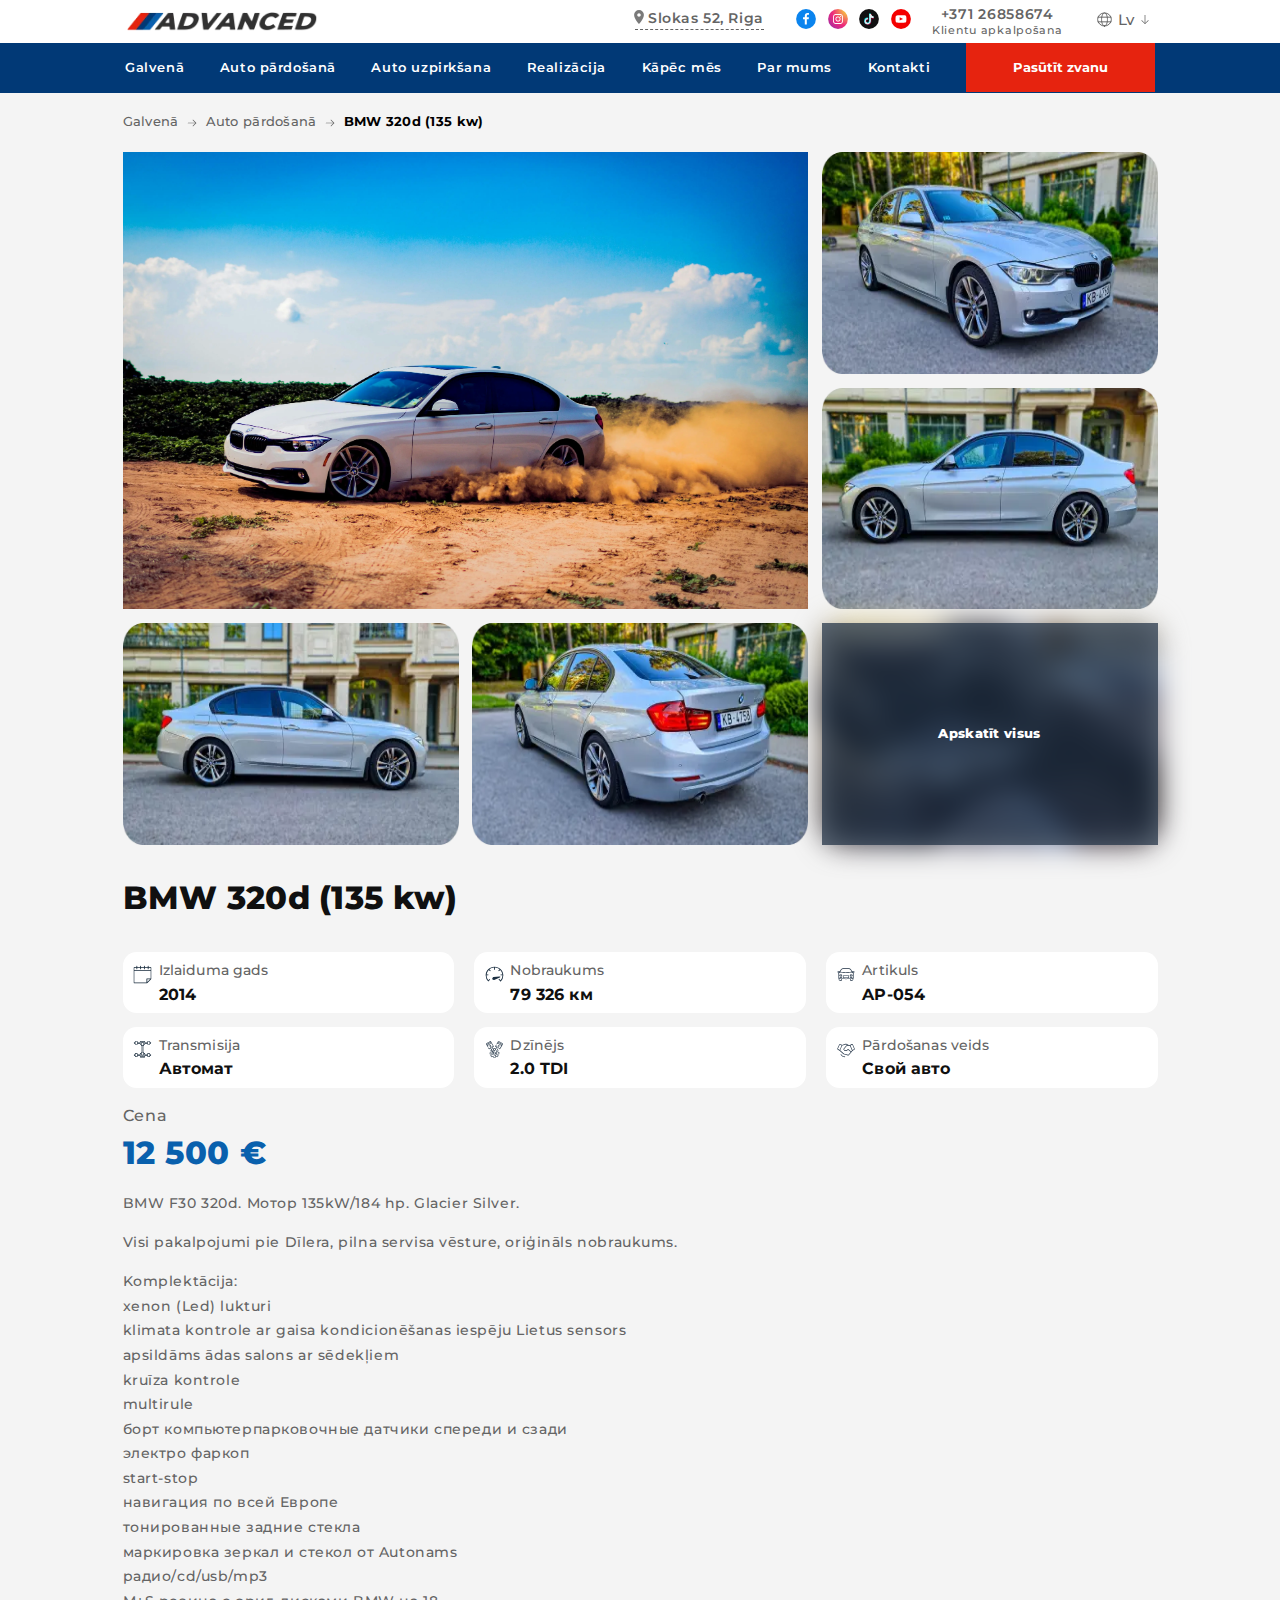
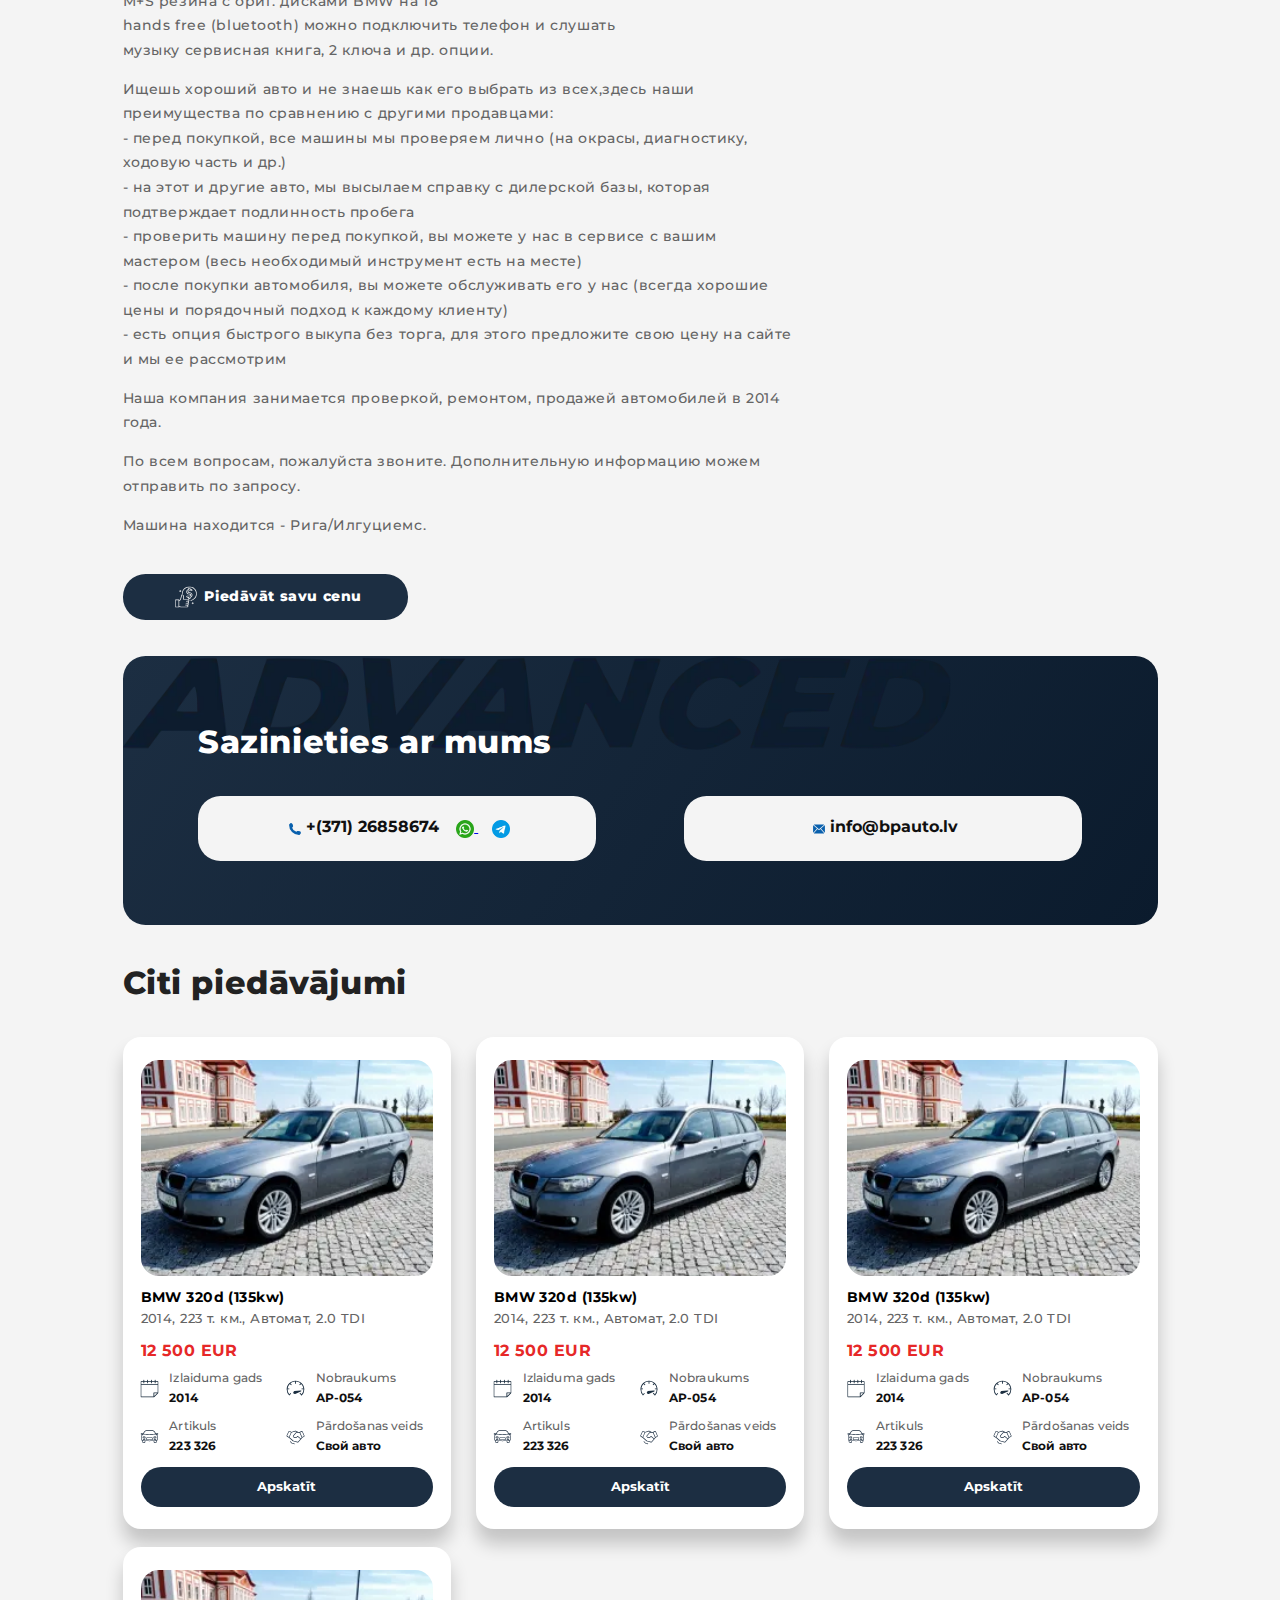
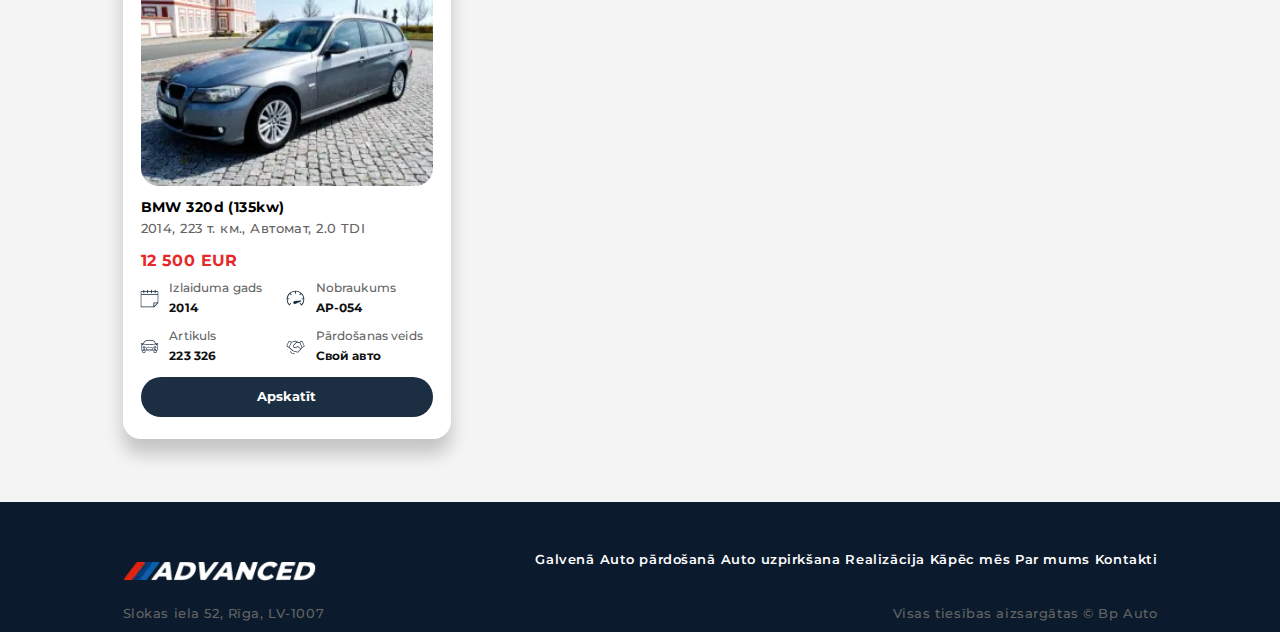
<file: product-lv.html>
<!DOCTYPE html>
<html lang="ru">

<head>
    <meta charset="UTF-8" />
    <meta http-equiv="X-UA-Compatible" content="ie=edge" />
    <meta name="viewport" content="width=device-width, initial-scale=50.0,  maximum-scale=1, user-scalable=0" />
    <meta name="description" content="Advanced - auto pārdošana, pirkšana Rigā. Garantija." />
    <meta name="keywords" content="auto pārdošana,auto pārdošana Rigā,auto no eiropas,lietota auto pārdošana,auto tirdzniecība Rīgā,Auto uzpirkšana,lietotu auto tirdzniecība,Automašīnas pārdošanā" />
    <link rel="icon" type="image/png" sizes="192x192" href="img/logo.png" />
    <link rel="stylesheet" type="text/css" media="all" href="./css/style.min.css?_v=20241130110911" />
    <script type="text/javascript" src="./js/app.min.js?_v=20241130110911" defer="defer"></script>
    <!--ПРАВКИ -->
    <script src="https://www.google.com/recaptcha/api.js" async defer></script>
    <!-- <script type="module" src="./js/app.js" defer="defer"></script> -->
    <title>Advanced - auto pārdošana, pirkšana Rigā. Garantija.</title>
</head>

<body>
    <header class="header-wrap" id="js-header">
        <div class="container">
            <div class="header js-header-bg">
                <a class="logo" target="_self" href="index-lv.html">
                    <picture>
                        <source srcset="img/logo.webp" type="image/webp"><img class="logo_img logo_img--head" src="img/logo.png" /></picture>
                    <picture>
                        <source srcset="img/logo-2.webp" type="image/webp"><img class="logo_img logo_img--menu" src="img/logo-2.png" /></picture>
                </a>
                <button class="header_btn-menu btn-menu js-btn-menu">
            <div class="btn-menu_click-area"></div>
            <div class="btn-menu_line"></div>
          </button>
                <div class="header_content-wrap js-content-menu">
                    <nav class="header_menu">
                        <ul class="header_list js-menu-close">
                            <li class="header_item"><a class="header_link" target="_self" href="index-lv.html#anchor-preview">Galvenā</a></li>
                            <li class="header_item"><a class="header_link" target="_self" href="index-lv.html#anchor-sales">Auto pārdošanā</a></li>
                            <li class="header_item"><a class="header_link" target="_self" href="index-lv.html#anchor-buing">Auto uzpirkšana</a></li>
                            <li class="header_item"><a class="header_link" target="_self" href="index-lv.html#anchor-sale-step">Realizācija</a></li>
                            <li class="header_item"><a class="header_link" target="_self" href="index-lv.html#anchor-why-us">Kāpēc mēs</a></li>
                            <li class="header_item"><a class="header_link" target="_self" href="index-lv.html#anchor-about-us">Par mums</a></li>
                            <li class="header_item"><a class="header_link" target="_self" href="index-lv.html#anchor-map">Kontakti</a></li>
                            <button class="header_btn btn-second js-modal-trigger" data-modal-name="modal-2">Pasūtīt zvanu</button>
                        </ul>
                    </nav>
                    <div class="header_contact"><a class="header_phone" href="tel:+37126858674"><span class="header_phone-num">+371 26858674 </span><br/><span class="header_phone-text">Klientu apkalpošana</span></a>
                        <a class="header_location-link" target="_blank" href="https://www.google.com/maps/place/Slokas+iela+52,+Kurzemes+rajons,+R%C4%ABga,+LV-1007,+%D0%9B%D0%B0%D1%82%D0%B2%D1%96%D1%8F/@56.9538036,24.0607573,17z/data=!4m6!3m5!1s0x46eecffd5268be5f:0xc439fb05a5f73f44!8m2!3d56.9538007!4d24.0633322!16s%2Fg%2F11c5m8397v?entry=ttu&amp;g_ep=EgoyMDI0MTExMy4xIKXMDSoJLDEwMjExMjM0SAFQAw%3D%3D"><img class="header_location-icon header_location-icon--gray" src="./images/icons/icons.svg#mark-map" /><img class="header_location-icon header_location-icon--white" src="./images/icons/icons.svg#mark-map-white" /><span class="header_location-text">Slokas 52, Riga</span></a>
                        <div class="header_social-list">
                            <a class="header_social-item" target="_blank" href="https://www.facebook.com/bpauto.lv"><img class="header_social-icon" src="./images/icons/icons.svg#soc-fb" /></a>
                            <a class="header_social-item" target="_blank" href="https://www.instagram.com/bpauto.lv/"><img class="header_social-icon" src="./images/icons/icons.svg#soc-inst" /></a>
                            <a class="header_social-item" target="_blank" href="https://www.tiktok.com/@bpautoriga"><img class="header_social-icon" src="./images/icons/icons.svg#soc-tic" /></a>
                            <a class="header_social-item" target="_blank" href="https://www.youtube.com/@bpauto"><img class="header_social-icon" src="./images/icons/icons.svg#soc-yt" /></a>
                        </div>
                        <div class="header_langs js-lang-open"><img class="header_lang-icon header_lang-icon--gray" src="./images/icons/icons.svg#planet" /><img class="header_lang-icon header_lang-icon--white" src="./images/icons/icons.svg#planet-white" /><a class="header_lang">Lv</a><img
                                class="header_lang-arrow header_lang-arrow--gray" src="./images/icons/icons.svg#arrow-leng" /><img class="header_lang-arrow header_lang-arrow--white" src="./images/icons/icons.svg#arrow-leng-white" />
                            <div class="header_langs-box js-lang-box"><a class="header_lang header_lang--check" href="index.html">Ru</a><a class="header_lang header_lang--check" href="index-lv.html">Lv</a><a class="header_lang header_lang--check" href="index-eng.html">Eng</a></div>
                        </div>
                    </div>
                </div>
            </div>
        </div>
    </header>
    <main class="page">
        <sections class="breadcrums-wrap">
            <div class="container">
                <ul class="breadcrumbs">
                    <li class="breadcrumbs_item"><a class="breadcrumbs_link" href="./">Galvenā</a><img class="breadcrumbs_icon" src="./images/icons/icons.svg#arrow-leng" alt="" /></li>
                    <li class="breadcrumbs_item"><a class="breadcrumbs_link" href="./">Auto pārdošanā</a><img class="breadcrumbs_icon" src="./images/icons/icons.svg#arrow-leng" alt="" /></li>
                    <li class="breadcrumbs_item"><a class="breadcrumbs_link" href="./">BMW 320d (135 kw)</a></li>
                </ul>
            </div>
        </sections>
        <section class="prod-slider-wrap">
            <div class="container">
                <div class="product_slider">
                    <div class="product_slide slide-1 js-open-slider">
                        <picture>
                            <source srcset="img/products/bmw-3.webp" type="image/webp"><img class="product_slide-img" src="img/products/bmw-3.jpg" /></picture><a class="product_slide-link"><span class="product_slide-text">Apskatīt visus</span></a></div>
                    <div class="product_slide slide-2 js-open-slider">
                        <picture>
                            <source srcset="img/products/old-img/bmw-2.webp" type="image/webp"><img class="product_slide-img" src="img/products/old-img/bmw-2.png" /></picture><a class="product_slide-link"><span class="product_slide-text">Apskatīt visus</span></a></div>
                    <div class="product_slide slide-3 js-open-slider">
                        <picture>
                            <source srcset="img/products/old-img/bmw-3.webp" type="image/webp"><img class="product_slide-img" src="img/products/old-img/bmw-3.png" /></picture><a class="product_slide-link"><span class="product_slide-text">Apskatīt visus</span></a></div>
                    <div class="product_slide slide-4 js-open-slider">
                        <picture>
                            <source srcset="img/products/old-img/bmw-4.webp" type="image/webp"><img class="product_slide-img" src="img/products/old-img/bmw-4.png" /></picture><a class="product_slide-link"><span class="product_slide-text">Apskatīt visus</span></a></div>
                    <div class="product_slide slide-5 js-open-slider">
                        <picture>
                            <source srcset="img/products/old-img/bmw-5.webp" type="image/webp"><img class="product_slide-img" src="img/products/old-img/bmw-5.png" /></picture><a class="product_slide-link"><span class="product_slide-text">Apskatīt visus</span></a></div>
                    <div class="product_slide slide-6 js-open-slider">
                        <picture>
                            <source srcset="img/products/old-img/bmw-6.webp" type="image/webp"><img class="product_slide-img" src="img/products/old-img/bmw-6.png" /></picture><a class="product_slide-link"><span class="product_slide-text">Apskatīt visus</span></a></div>
                </div>
                <div class="modal-slider js-body-slider">
                    <div class="modal-slider_wrap js-close-slider"></div>
                    <p class="modal-slider_counter js-counter-slader"><span class="modal-slider_counter-num js-num-counter"></span><span> / </span><span class="modal-slider_counter-total js-total-counter"></span></p>
                    <div class="modal-slider_btn-close js-close-slider"></div>
                    <div class="modal-slider_body js-car-slider">
                        <div class="modal-slide_wrap">
                            <div class="modal-slide_body">
                                <picture>
                                    <source srcset="img/products/bmw-1.webp" type="image/webp"><img class="modal-slide_image" src="img/products/bmw-1.jpg" /></picture>
                            </div>
                        </div>
                        <div class="modal-slide_wrap">
                            <div class="modal-slide_body">
                                <picture>
                                    <source srcset="img/products/bmw-2.webp" type="image/webp"><img class="modal-slide_image" src="img/products/bmw-2.jpg" /></picture>
                            </div>
                        </div>
                        <div class="modal-slide_wrap">
                            <div class="modal-slide_body">
                                <picture>
                                    <source srcset="img/products/bmw-3.webp" type="image/webp"><img class="modal-slide_image" src="img/products/bmw-3.jpg" /></picture>
                            </div>
                        </div>
                        <div class="modal-slide_wrap">
                            <div class="modal-slide_body">
                                <picture>
                                    <source srcset="img/products/bmw-4.webp" type="image/webp"><img class="modal-slide_image" src="img/products/bmw-4.jpg" /></picture>
                            </div>
                        </div>
                        <div class="modal-slide_wrap">
                            <div class="modal-slide_body">
                                <picture>
                                    <source srcset="img/products/bmw-5.webp" type="image/webp"><img class="modal-slide_image" src="img/products/bmw-5.jpg" /></picture>
                            </div>
                        </div>
                        <div class="modal-slide_wrap">
                            <div class="modal-slide_body">
                                <picture>
                                    <source srcset="img/products/bmw-6.webp" type="image/webp"><img class="modal-slide_image" src="img/products/bmw-6.jpg" /></picture>
                            </div>
                        </div>
                        <div class="modal-slide_wrap">
                            <div class="modal-slide_body">
                                <picture>
                                    <source srcset="img/products/bmw-1.webp" type="image/webp"><img class="modal-slide_image" src="img/products/bmw-1.jpg" /></picture>
                            </div>
                        </div>
                        <div class="modal-slide_wrap">
                            <div class="modal-slide_body">
                                <picture>
                                    <source srcset="img/products/bmw-2.webp" type="image/webp"><img class="modal-slide_image" src="img/products/bmw-2.jpg" /></picture>
                            </div>
                        </div>
                        <div class="modal-slide_wrap">
                            <div class="modal-slide_body">
                                <picture>
                                    <source srcset="img/products/bmw-3.webp" type="image/webp"><img class="modal-slide_image" src="img/products/bmw-3.jpg" /></picture>
                            </div>
                        </div>
                        <div class="modal-slide_wrap">
                            <div class="modal-slide_body">
                                <picture>
                                    <source srcset="img/products/bmw-4.webp" type="image/webp"><img class="modal-slide_image" src="img/products/bmw-4.jpg" /></picture>
                            </div>
                        </div>
                        <div class="modal-slide_wrap">
                            <div class="modal-slide_body">
                                <picture>
                                    <source srcset="img/products/bmw-5.webp" type="image/webp"><img class="modal-slide_image" src="img/products/bmw-5.jpg" /></picture>
                            </div>
                        </div>
                        <div class="modal-slide_wrap">
                            <div class="modal-slide_body">
                                <picture>
                                    <source srcset="img/products/bmw-6.webp" type="image/webp"><img class="modal-slide_image" src="img/products/bmw-6.jpg" /></picture>
                            </div>
                        </div>
                        <div class="modal-slide_wrap">
                            <div class="modal-slide_body">
                                <picture>
                                    <source srcset="img/products/bmw-1.webp" type="image/webp"><img class="modal-slide_image" src="img/products/bmw-1.jpg" /></picture>
                            </div>
                        </div>
                        <div class="modal-slide_wrap">
                            <div class="modal-slide_body">
                                <picture>
                                    <source srcset="img/products/bmw-2.webp" type="image/webp"><img class="modal-slide_image" src="img/products/bmw-2.jpg" /></picture>
                            </div>
                        </div>
                        <div class="modal-slide_wrap">
                            <div class="modal-slide_body">
                                <picture>
                                    <source srcset="img/products/bmw-3.webp" type="image/webp"><img class="modal-slide_image" src="img/products/bmw-3.jpg" /></picture>
                            </div>
                        </div>
                        <div class="modal-slide_wrap">
                            <div class="modal-slide_body">
                                <picture>
                                    <source srcset="img/products/bmw-4.webp" type="image/webp"><img class="modal-slide_image" src="img/products/bmw-4.jpg" /></picture>
                            </div>
                        </div>
                        <div class="modal-slide_wrap">
                            <div class="modal-slide_body">
                                <picture>
                                    <source srcset="img/products/bmw-5.webp" type="image/webp"><img class="modal-slide_image" src="img/products/bmw-5.jpg" /></picture>
                            </div>
                        </div>
                        <div class="modal-slide_wrap">
                            <div class="modal-slide_body">
                                <picture>
                                    <source srcset="img/products/bmw-6.webp" type="image/webp"><img class="modal-slide_image" src="img/products/bmw-6.jpg" /></picture>
                            </div>
                        </div>
                        <div class="modal-slide_wrap">
                            <div class="modal-slide_body">
                                <picture>
                                    <source srcset="img/products/bmw-1.webp" type="image/webp"><img class="modal-slide_image" src="img/products/bmw-1.jpg" /></picture>
                            </div>
                        </div>
                        <div class="modal-slide_wrap">
                            <div class="modal-slide_body">
                                <picture>
                                    <source srcset="img/products/bmw-2.webp" type="image/webp"><img class="modal-slide_image" src="img/products/bmw-2.jpg" /></picture>
                            </div>
                        </div>
                        <div class="modal-slide_wrap">
                            <div class="modal-slide_body">
                                <picture>
                                    <source srcset="img/products/bmw-3.webp" type="image/webp"><img class="modal-slide_image" src="img/products/bmw-3.jpg" /></picture>
                            </div>
                        </div>
                        <div class="modal-slide_wrap">
                            <div class="modal-slide_body">
                                <picture>
                                    <source srcset="img/products/bmw-4.webp" type="image/webp"><img class="modal-slide_image" src="img/products/bmw-4.jpg" /></picture>
                            </div>
                        </div>
                        <div class="modal-slide_wrap">
                            <div class="modal-slide_body">
                                <picture>
                                    <source srcset="img/products/bmw-5.webp" type="image/webp"><img class="modal-slide_image" src="img/products/bmw-5.jpg" /></picture>
                            </div>
                        </div>
                        <div class="modal-slide_wrap">
                            <div class="modal-slide_body">
                                <picture>
                                    <source srcset="img/products/bmw-6.webp" type="image/webp"><img class="modal-slide_image" src="img/products/bmw-6.jpg" /></picture>
                            </div>
                        </div>
                        <div class="modal-slide_wrap">
                            <div class="modal-slide_body">
                                <picture>
                                    <source srcset="img/products/bmw-1.webp" type="image/webp"><img class="modal-slide_image" src="img/products/bmw-1.jpg" /></picture>
                            </div>
                        </div>
                        <div class="modal-slide_wrap">
                            <div class="modal-slide_body">
                                <picture>
                                    <source srcset="img/products/bmw-2.webp" type="image/webp"><img class="modal-slide_image" src="img/products/bmw-2.jpg" /></picture>
                            </div>
                        </div>
                        <div class="modal-slide_wrap">
                            <div class="modal-slide_body">
                                <picture>
                                    <source srcset="img/products/bmw-3.webp" type="image/webp"><img class="modal-slide_image" src="img/products/bmw-3.jpg" /></picture>
                            </div>
                        </div>
                        <div class="modal-slide_wrap">
                            <div class="modal-slide_body">
                                <picture>
                                    <source srcset="img/products/bmw-4.webp" type="image/webp"><img class="modal-slide_image" src="img/products/bmw-4.jpg" /></picture>
                            </div>
                        </div>
                        <div class="modal-slide_wrap">
                            <div class="modal-slide_body">
                                <picture>
                                    <source srcset="img/products/bmw-5.webp" type="image/webp"><img class="modal-slide_image" src="img/products/bmw-5.jpg" /></picture>
                            </div>
                        </div>
                        <div class="modal-slide_wrap">
                            <div class="modal-slide_body">
                                <picture>
                                    <source srcset="img/products/bmw-6.webp" type="image/webp"><img class="modal-slide_image" src="img/products/bmw-6.jpg" /></picture>
                            </div>
                        </div>
                        <div class="modal-slide_wrap">
                            <div class="modal-slide_body">
                                <picture>
                                    <source srcset="img/products/bmw-1.webp" type="image/webp"><img class="modal-slide_image" src="img/products/bmw-1.jpg" /></picture>
                            </div>
                        </div>
                        <div class="modal-slide_wrap">
                            <div class="modal-slide_body">
                                <picture>
                                    <source srcset="img/products/bmw-2.webp" type="image/webp"><img class="modal-slide_image" src="img/products/bmw-2.jpg" /></picture>
                            </div>
                        </div>
                        <div class="modal-slide_wrap">
                            <div class="modal-slide_body">
                                <picture>
                                    <source srcset="img/products/bmw-3.webp" type="image/webp"><img class="modal-slide_image" src="img/products/bmw-3.jpg" /></picture>
                            </div>
                        </div>
                        <div class="modal-slide_wrap">
                            <div class="modal-slide_body">
                                <picture>
                                    <source srcset="img/products/bmw-4.webp" type="image/webp"><img class="modal-slide_image" src="img/products/bmw-4.jpg" /></picture>
                            </div>
                        </div>
                        <div class="modal-slide_wrap">
                            <div class="modal-slide_body">
                                <picture>
                                    <source srcset="img/products/bmw-5.webp" type="image/webp"><img class="modal-slide_image" src="img/products/bmw-5.jpg" /></picture>
                            </div>
                        </div>
                        <div class="modal-slide_wrap">
                            <div class="modal-slide_body">
                                <picture>
                                    <source srcset="img/products/bmw-6.webp" type="image/webp"><img class="modal-slide_image" src="img/products/bmw-6.jpg" /></picture>
                            </div>
                        </div>
                        <div class="modal-slide_wrap">
                            <div class="modal-slide_body">
                                <picture>
                                    <source srcset="img/products/bmw-1.webp" type="image/webp"><img class="modal-slide_image" src="img/products/bmw-1.jpg" /></picture>
                            </div>
                        </div>
                        <div class="modal-slide_wrap">
                            <div class="modal-slide_body">
                                <picture>
                                    <source srcset="img/products/bmw-2.webp" type="image/webp"><img class="modal-slide_image" src="img/products/bmw-2.jpg" /></picture>
                            </div>
                        </div>
                        <div class="modal-slide_wrap">
                            <div class="modal-slide_body">
                                <picture>
                                    <source srcset="img/products/bmw-3.webp" type="image/webp"><img class="modal-slide_image" src="img/products/bmw-3.jpg" /></picture>
                            </div>
                        </div>
                        <div class="modal-slide_wrap">
                            <div class="modal-slide_body">
                                <picture>
                                    <source srcset="img/products/bmw-4.webp" type="image/webp"><img class="modal-slide_image" src="img/products/bmw-4.jpg" /></picture>
                            </div>
                        </div>
                        <div class="modal-slide_wrap">
                            <div class="modal-slide_body">
                                <picture>
                                    <source srcset="img/products/bmw-5.webp" type="image/webp"><img class="modal-slide_image" src="img/products/bmw-5.jpg" /></picture>
                            </div>
                        </div>
                        <div class="modal-slide_wrap">
                            <div class="modal-slide_body">
                                <picture>
                                    <source srcset="img/products/bmw-6.webp" type="image/webp"><img class="modal-slide_image" src="img/products/bmw-6.jpg" /></picture>
                            </div>
                        </div>
                        <div class="modal-slide_wrap">
                            <div class="modal-slide_body">
                                <picture>
                                    <source srcset="img/products/bmw-1.webp" type="image/webp"><img class="modal-slide_image" src="img/products/bmw-1.jpg" /></picture>
                            </div>
                        </div>
                        <div class="modal-slide_wrap">
                            <div class="modal-slide_body">
                                <picture>
                                    <source srcset="img/products/bmw-2.webp" type="image/webp"><img class="modal-slide_image" src="img/products/bmw-2.jpg" /></picture>
                            </div>
                        </div>
                        <div class="modal-slide_wrap">
                            <div class="modal-slide_body">
                                <picture>
                                    <source srcset="img/products/bmw-3.webp" type="image/webp"><img class="modal-slide_image" src="img/products/bmw-3.jpg" /></picture>
                            </div>
                        </div>
                        <div class="modal-slide_wrap">
                            <div class="modal-slide_body">
                                <picture>
                                    <source srcset="img/products/bmw-4.webp" type="image/webp"><img class="modal-slide_image" src="img/products/bmw-4.jpg" /></picture>
                            </div>
                        </div>
                        <div class="modal-slide_wrap">
                            <div class="modal-slide_body">
                                <picture>
                                    <source srcset="img/products/bmw-5.webp" type="image/webp"><img class="modal-slide_image" src="img/products/bmw-5.jpg" /></picture>
                            </div>
                        </div>
                        <div class="modal-slide_wrap">
                            <div class="modal-slide_body">
                                <picture>
                                    <source srcset="img/products/bmw-6.webp" type="image/webp"><img class="modal-slide_image" src="img/products/bmw-6.jpg" /></picture>
                            </div>
                        </div>
                        <div class="modal-slide_wrap">
                            <div class="modal-slide_body">
                                <picture>
                                    <source srcset="img/products/bmw-1.webp" type="image/webp"><img class="modal-slide_image" src="img/products/bmw-1.jpg" /></picture>
                            </div>
                        </div>
                        <div class="modal-slide_wrap">
                            <div class="modal-slide_body">
                                <picture>
                                    <source srcset="img/products/bmw-2.webp" type="image/webp"><img class="modal-slide_image" src="img/products/bmw-2.jpg" /></picture>
                            </div>
                        </div>
                        <div class="modal-slide_wrap">
                            <div class="modal-slide_body">
                                <picture>
                                    <source srcset="img/products/bmw-3.webp" type="image/webp"><img class="modal-slide_image" src="img/products/bmw-3.jpg" /></picture>
                            </div>
                        </div>
                        <div class="modal-slide_wrap">
                            <div class="modal-slide_body">
                                <picture>
                                    <source srcset="img/products/bmw-4.webp" type="image/webp"><img class="modal-slide_image" src="img/products/bmw-4.jpg" /></picture>
                            </div>
                        </div>
                        <div class="modal-slide_wrap">
                            <div class="modal-slide_body">
                                <picture>
                                    <source srcset="img/products/bmw-5.webp" type="image/webp"><img class="modal-slide_image" src="img/products/bmw-5.jpg" /></picture>
                            </div>
                        </div>
                        <div class="modal-slide_wrap">
                            <div class="modal-slide_body">
                                <picture>
                                    <source srcset="img/products/bmw-6.webp" type="image/webp"><img class="modal-slide_image" src="img/products/bmw-6.jpg" /></picture>
                            </div>
                        </div>
                        <div class="modal-slide_wrap">
                            <div class="modal-slide_body">
                                <picture>
                                    <source srcset="img/products/bmw-1.webp" type="image/webp"><img class="modal-slide_image" src="img/products/bmw-1.jpg" /></picture>
                            </div>
                        </div>
                        <div class="modal-slide_wrap">
                            <div class="modal-slide_body">
                                <picture>
                                    <source srcset="img/products/bmw-2.webp" type="image/webp"><img class="modal-slide_image" src="img/products/bmw-2.jpg" /></picture>
                            </div>
                        </div>
                        <div class="modal-slide_wrap">
                            <div class="modal-slide_body">
                                <picture>
                                    <source srcset="img/products/bmw-3.webp" type="image/webp"><img class="modal-slide_image" src="img/products/bmw-3.jpg" /></picture>
                            </div>
                        </div>
                        <div class="modal-slide_wrap">
                            <div class="modal-slide_body">
                                <picture>
                                    <source srcset="img/products/bmw-4.webp" type="image/webp"><img class="modal-slide_image" src="img/products/bmw-4.jpg" /></picture>
                            </div>
                        </div>
                        <div class="modal-slide_wrap">
                            <div class="modal-slide_body">
                                <picture>
                                    <source srcset="img/products/bmw-5.webp" type="image/webp"><img class="modal-slide_image" src="img/products/bmw-5.jpg" /></picture>
                            </div>
                        </div>
                        <div class="modal-slide_wrap">
                            <div class="modal-slide_body">
                                <picture>
                                    <source srcset="img/products/bmw-6.webp" type="image/webp"><img class="modal-slide_image" src="img/products/bmw-6.jpg" /></picture>
                            </div>
                        </div>
                        <div class="modal-slide_wrap">
                            <div class="modal-slide_body">
                                <picture>
                                    <source srcset="img/products/bmw-1.webp" type="image/webp"><img class="modal-slide_image" src="img/products/bmw-1.jpg" /></picture>
                            </div>
                        </div>
                        <div class="modal-slide_wrap">
                            <div class="modal-slide_body">
                                <picture>
                                    <source srcset="img/products/bmw-2.webp" type="image/webp"><img class="modal-slide_image" src="img/products/bmw-2.jpg" /></picture>
                            </div>
                        </div>
                        <div class="modal-slide_wrap">
                            <div class="modal-slide_body">
                                <picture>
                                    <source srcset="img/products/bmw-3.webp" type="image/webp"><img class="modal-slide_image" src="img/products/bmw-3.jpg" /></picture>
                            </div>
                        </div>
                        <div class="modal-slide_wrap">
                            <div class="modal-slide_body">
                                <picture>
                                    <source srcset="img/products/bmw-4.webp" type="image/webp"><img class="modal-slide_image" src="img/products/bmw-4.jpg" /></picture>
                            </div>
                        </div>
                        <div class="modal-slide_wrap">
                            <div class="modal-slide_body">
                                <picture>
                                    <source srcset="img/products/bmw-5.webp" type="image/webp"><img class="modal-slide_image" src="img/products/bmw-5.jpg" /></picture>
                            </div>
                        </div>
                        <div class="modal-slide_wrap">
                            <div class="modal-slide_body">
                                <picture>
                                    <source srcset="img/products/bmw-6.webp" type="image/webp"><img class="modal-slide_image" src="img/products/bmw-6.jpg" /></picture>
                            </div>
                        </div>
                        <div class="modal-slide_wrap">
                            <div class="modal-slide_body">
                                <picture>
                                    <source srcset="img/products/bmw-1.webp" type="image/webp"><img class="modal-slide_image" src="img/products/bmw-1.jpg" /></picture>
                            </div>
                        </div>
                        <div class="modal-slide_wrap">
                            <div class="modal-slide_body">
                                <picture>
                                    <source srcset="img/products/bmw-2.webp" type="image/webp"><img class="modal-slide_image" src="img/products/bmw-2.jpg" /></picture>
                            </div>
                        </div>
                        <div class="modal-slide_wrap">
                            <div class="modal-slide_body">
                                <picture>
                                    <source srcset="img/products/bmw-3.webp" type="image/webp"><img class="modal-slide_image" src="img/products/bmw-3.jpg" /></picture>
                            </div>
                        </div>
                        <div class="modal-slide_wrap">
                            <div class="modal-slide_body">
                                <picture>
                                    <source srcset="img/products/bmw-4.webp" type="image/webp"><img class="modal-slide_image" src="img/products/bmw-4.jpg" /></picture>
                            </div>
                        </div>
                        <div class="modal-slide_wrap">
                            <div class="modal-slide_body">
                                <picture>
                                    <source srcset="img/products/bmw-5.webp" type="image/webp"><img class="modal-slide_image" src="img/products/bmw-5.jpg" /></picture>
                            </div>
                        </div>
                        <div class="modal-slide_wrap">
                            <div class="modal-slide_body">
                                <picture>
                                    <source srcset="img/products/bmw-6.webp" type="image/webp"><img class="modal-slide_image" src="img/products/bmw-6.jpg" /></picture>
                            </div>
                        </div>
                        <div class="modal-slide_wrap">
                            <div class="modal-slide_body">
                                <picture>
                                    <source srcset="img/products/bmw-1.webp" type="image/webp"><img class="modal-slide_image" src="img/products/bmw-1.jpg" /></picture>
                            </div>
                        </div>
                        <div class="modal-slide_wrap">
                            <div class="modal-slide_body">
                                <picture>
                                    <source srcset="img/products/bmw-2.webp" type="image/webp"><img class="modal-slide_image" src="img/products/bmw-2.jpg" /></picture>
                            </div>
                        </div>
                        <div class="modal-slide_wrap">
                            <div class="modal-slide_body">
                                <picture>
                                    <source srcset="img/products/bmw-3.webp" type="image/webp"><img class="modal-slide_image" src="img/products/bmw-3.jpg" /></picture>
                            </div>
                        </div>
                        <div class="modal-slide_wrap">
                            <div class="modal-slide_body">
                                <picture>
                                    <source srcset="img/products/bmw-4.webp" type="image/webp"><img class="modal-slide_image" src="img/products/bmw-4.jpg" /></picture>
                            </div>
                        </div>
                        <div class="modal-slide_wrap">
                            <div class="modal-slide_body">
                                <picture>
                                    <source srcset="img/products/bmw-5.webp" type="image/webp"><img class="modal-slide_image" src="img/products/bmw-5.jpg" /></picture>
                            </div>
                        </div>
                        <div class="modal-slide_wrap">
                            <div class="modal-slide_body">
                                <picture>
                                    <source srcset="img/products/bmw-6.webp" type="image/webp"><img class="modal-slide_image" src="img/products/bmw-6.jpg" /></picture>
                            </div>
                        </div>
                        <div class="modal-slide_wrap">
                            <div class="modal-slide_body">
                                <picture>
                                    <source srcset="img/products/bmw-1.webp" type="image/webp"><img class="modal-slide_image" src="img/products/bmw-1.jpg" /></picture>
                            </div>
                        </div>
                        <div class="modal-slide_wrap">
                            <div class="modal-slide_body">
                                <picture>
                                    <source srcset="img/products/bmw-2.webp" type="image/webp"><img class="modal-slide_image" src="img/products/bmw-2.jpg" /></picture>
                            </div>
                        </div>
                        <div class="modal-slide_wrap">
                            <div class="modal-slide_body">
                                <picture>
                                    <source srcset="img/products/bmw-3.webp" type="image/webp"><img class="modal-slide_image" src="img/products/bmw-3.jpg" /></picture>
                            </div>
                        </div>
                        <div class="modal-slide_wrap">
                            <div class="modal-slide_body">
                                <picture>
                                    <source srcset="img/products/bmw-4.webp" type="image/webp"><img class="modal-slide_image" src="img/products/bmw-4.jpg" /></picture>
                            </div>
                        </div>
                        <div class="modal-slide_wrap">
                            <div class="modal-slide_body">
                                <picture>
                                    <source srcset="img/products/bmw-5.webp" type="image/webp"><img class="modal-slide_image" src="img/products/bmw-5.jpg" /></picture>
                            </div>
                        </div>
                        <div class="modal-slide_wrap">
                            <div class="modal-slide_body">
                                <picture>
                                    <source srcset="img/products/bmw-6.webp" type="image/webp"><img class="modal-slide_image" src="img/products/bmw-6.jpg" /></picture>
                            </div>
                        </div>
                        <div class="modal-slide_wrap">
                            <div class="modal-slide_body">
                                <picture>
                                    <source srcset="img/products/bmw-1.webp" type="image/webp"><img class="modal-slide_image" src="img/products/bmw-1.jpg" /></picture>
                            </div>
                        </div>
                        <div class="modal-slide_wrap">
                            <div class="modal-slide_body">
                                <picture>
                                    <source srcset="img/products/bmw-2.webp" type="image/webp"><img class="modal-slide_image" src="img/products/bmw-2.jpg" /></picture>
                            </div>
                        </div>
                        <div class="modal-slide_wrap">
                            <div class="modal-slide_body">
                                <picture>
                                    <source srcset="img/products/bmw-3.webp" type="image/webp"><img class="modal-slide_image" src="img/products/bmw-3.jpg" /></picture>
                            </div>
                        </div>
                        <div class="modal-slide_wrap">
                            <div class="modal-slide_body">
                                <picture>
                                    <source srcset="img/products/bmw-4.webp" type="image/webp"><img class="modal-slide_image" src="img/products/bmw-4.jpg" /></picture>
                            </div>
                        </div>
                        <div class="modal-slide_wrap">
                            <div class="modal-slide_body">
                                <picture>
                                    <source srcset="img/products/bmw-5.webp" type="image/webp"><img class="modal-slide_image" src="img/products/bmw-5.jpg" /></picture>
                            </div>
                        </div>
                        <div class="modal-slide_wrap">
                            <div class="modal-slide_body">
                                <picture>
                                    <source srcset="img/products/bmw-6.webp" type="image/webp"><img class="modal-slide_image" src="img/products/bmw-6.jpg" /></picture>
                            </div>
                        </div>
                        <div class="modal-slide_wrap">
                            <div class="modal-slide_body">
                                <picture>
                                    <source srcset="img/products/bmw-1.webp" type="image/webp"><img class="modal-slide_image" src="img/products/bmw-1.jpg" /></picture>
                            </div>
                        </div>
                        <div class="modal-slide_wrap">
                            <div class="modal-slide_body">
                                <picture>
                                    <source srcset="img/products/bmw-2.webp" type="image/webp"><img class="modal-slide_image" src="img/products/bmw-2.jpg" /></picture>
                            </div>
                        </div>
                        <div class="modal-slide_wrap">
                            <div class="modal-slide_body">
                                <picture>
                                    <source srcset="img/products/bmw-3.webp" type="image/webp"><img class="modal-slide_image" src="img/products/bmw-3.jpg" /></picture>
                            </div>
                        </div>
                        <div class="modal-slide_wrap">
                            <div class="modal-slide_body">
                                <picture>
                                    <source srcset="img/products/bmw-4.webp" type="image/webp"><img class="modal-slide_image" src="img/products/bmw-4.jpg" /></picture>
                            </div>
                        </div>
                        <div class="modal-slide_wrap">
                            <div class="modal-slide_body">
                                <picture>
                                    <source srcset="img/products/bmw-5.webp" type="image/webp"><img class="modal-slide_image" src="img/products/bmw-5.jpg" /></picture>
                            </div>
                        </div>
                        <div class="modal-slide_wrap">
                            <div class="modal-slide_body">
                                <picture>
                                    <source srcset="img/products/bmw-6.webp" type="image/webp"><img class="modal-slide_image" src="img/products/bmw-6.jpg" /></picture>
                            </div>
                        </div>
                        <div class="modal-slide_wrap">
                            <div class="modal-slide_body">
                                <picture>
                                    <source srcset="img/products/bmw-1.webp" type="image/webp"><img class="modal-slide_image" src="img/products/bmw-1.jpg" /></picture>
                            </div>
                        </div>
                        <div class="modal-slide_wrap">
                            <div class="modal-slide_body">
                                <picture>
                                    <source srcset="img/products/bmw-2.webp" type="image/webp"><img class="modal-slide_image" src="img/products/bmw-2.jpg" /></picture>
                            </div>
                        </div>
                        <div class="modal-slide_wrap">
                            <div class="modal-slide_body">
                                <picture>
                                    <source srcset="img/products/bmw-3.webp" type="image/webp"><img class="modal-slide_image" src="img/products/bmw-3.jpg" /></picture>
                            </div>
                        </div>
                        <div class="modal-slide_wrap">
                            <div class="modal-slide_body">
                                <picture>
                                    <source srcset="img/products/bmw-4.webp" type="image/webp"><img class="modal-slide_image" src="img/products/bmw-4.jpg" /></picture>
                            </div>
                        </div>
                        <div class="modal-slide_wrap">
                            <div class="modal-slide_body">
                                <picture>
                                    <source srcset="img/products/bmw-5.webp" type="image/webp"><img class="modal-slide_image" src="img/products/bmw-5.jpg" /></picture>
                            </div>
                        </div>
                        <div class="modal-slide_wrap">
                            <div class="modal-slide_body">
                                <picture>
                                    <source srcset="img/products/bmw-6.webp" type="image/webp"><img class="modal-slide_image" src="img/products/bmw-6.jpg" /></picture>
                            </div>
                        </div>
                    </div>
                </div>
            </div>
        </section>
        <section class="prod-data-wrap">
            <div class="container">
                <div class="product_data">
                    <h2 class="product_data-model">BMW 320d (135 kw)</h2>
                    <h2 class="product_data-price">12 500 €</h2>
                    <div class="product_data-box">
                        <div class="product_data-item"><img class="product_data-icon" src="./images/icons/icons.svg#card-calendar" />
                            <p class="product_data-name">Izlaiduma gads</p>
                            <p class="product_data-value">2014</p>
                        </div>
                        <div class="product_data-item"><img class="product_data-icon" src="./images/icons/icons.svg#card-speed" />
                            <p class="product_data-name">Nobraukums</p>
                            <p class="product_data-value">79 326 км</p>
                        </div>
                        <div class="product_data-item"><img class="product_data-icon" src="./images/icons/icons.svg#card-car" />
                            <p class="product_data-name">Artikuls</p>
                            <p class="product_data-value">AP-054</p>
                        </div>
                        <div class="product_data-item"><img class="product_data-icon" src="./images/icons/icons.svg#suspension" />
                            <p class="product_data-name">Transmisija</p>
                            <p class="product_data-value">Автомат</p>
                        </div>
                        <div class="product_data-item"><img class="product_data-icon" src="./images/icons/icons.svg#motor" />
                            <p class="product_data-name">Dzīnējs</p>
                            <p class="product_data-value">2.0 TDI</p>
                        </div>
                        <div class="product_data-item"><img class="product_data-icon" src="./images/icons/icons.svg#card-hands" />
                            <p class="product_data-name">Pārdošanas veids</p>
                            <p class="product_data-value">Свой авто</p>
                        </div>
                    </div>
                </div>
            </div>
        </section>
        <section class="prod-desc-wrap">
            <div class="container">
                <div class="product-desc">
                    <p class="product-desc_title">Apraksts</p>
                    <p class="product-desc_label">Cena</p>
                    <h2 class="product-desc_price">12 500 €</h2><br/>
                    <p class="product-desc_name">BMW F30 320d. Мотор 135kW/184 hp. Glacier Silver.</p><br/>
                    <p class="product-desc_text">
                        Visi pakalpojumi pie Dīlera, pilna servisa vēsture, oriģināls nobraukums.</p><br/>
                    <p class="product-desc_text">Komplektācija:</p>
                    <p class="product-desc_text">xenon (Led) lukturi</p>
                    <p class="product-desc_text">klimata kontrole ar gaisa kondicionēšanas iespēju Lietus sensors</p>
                    <p class="product-desc_text">apsildāms ādas salons ar sēdekļiem</p>
                    <p class="product-desc_text">kruīza kontrole</p>
                    <p class="product-desc_text">multirule</p>
                    <p class="product-desc_text">борт компьютерпарковочные датчики спереди и сзади</p>
                    <p class="product-desc_text">электро фаркоп</p>
                    <p class="product-desc_text">start-stop</p>
                    <p class="product-desc_text">навигация по всей Европе</p>
                    <p class="product-desc_text">тонированные задние стекла</p>
                    <p class="product-desc_text">маркировка зеркал и стекол от Autonams</p>
                    <p class="product-desc_text">радио/cd/usb/mp3</p>
                    <p class="product-desc_text">M+S резина с ориг. дисками BMW на 18</p>
                    <p class="product-desc_text">hands free (bluetooth) можно подключить телефон и слушать</p>
                    <p class="product-desc_text">музыку сервисная книга, 2 ключа и др. опции.</p>
                    <p class="product-desc_text"></p><br/>
                    <p class="product-desc_text">
                        Ищешь хороший авто и не знаешь как его выбрать из всех,здесь наши преимущества по сравнению с другими продавцами:</p>
                    <p class="product-desc_text">
                        - перед покупкой, все машины мы проверяем лично (на окрасы, диагностику, ходовую часть и др.)</p>
                    <p class="product-desc_text">
                        - на этот и другие авто, мы высылаем справку с дилерской базы, которая подтверждает подлинность пробега</p>
                    <p class="product-desc_text">
                        - проверить машину перед покупкой, вы можете у нас в сервисе с вашим мастером (весь необходимый инструмент есть на месте)</p>
                    <p class="product-desc_text">
                        - после покупки автомобиля, вы можете обслуживать его у нас (всегда хорошие цены и порядочный подход к каждому клиенту)</p>
                    <p class="product-desc_text">
                        - есть опция быстрого выкупа без торга, для этого предложите свою цену на сайте и мы ее рассмотрим</p><br/>
                    <p class="product-desc_text">
                        Наша компания занимается проверкой, ремонтом, продажей автомобилей в 2014 года.</p><br/>
                    <p class="product-desc_text">
                        По всем вопросам, пожалуйста звоните. Дополнительную информацию можем отправить по запросу.</p><br/>
                    <p class="product-desc_text">Машина находится - Рига/Илгуциемс.</p>
                    <buttom class="product-desc_btn js-modal-trigger" data-modal-name="modal-2"><img class="product-desc_icon" src="./images/icons/icons.svg#your-price" /><span>Piedāvāt savu cenu</span></buttom>
                </div>
            </div>
        </section>
        <section class="call-us-wrap">
            <div class="container">
                <div class="call-us">
                    <picture>
                        <source srcset="img/logo-name.webp" type="image/webp"><img class="call-us_bg-img" src="img/logo-name.png" /></picture>
                    <h2 class="call-us_title">Sazinieties ar mums</h2>
                    <div class="call-us_btn call-us_btn--right"><img class="call-us_btn-icon" src="./images/icons/icons.svg#phone" /><a class="call-us_btn-link" target="_blank" href="tel:+37126858674">+(371) 26858674</a>
                        <a target="_blank" href="https://wa.me/+37126858674">
                            <picture>
                                <source srcset="img/icon-whatsapp.webp" type="image/webp"><img class="call-us_btn-soc" src="img/icon-whatsapp.png" /></picture>
                        </a>
                        <a target="_blank" href="https://t.me/nb_pavel">
                            <picture>
                                <source srcset="img/icon-tg.webp" type="image/webp"><img class="call-us_btn-soc" src="img/icon-tg.png" /></picture>
                        </a>
                    </div>
                    <div class="call-us_btn call-us_btn--left"><img class="call-us_btn-icon" src="./images/icons/icons.svg#email" /><a class="call-us_btn-link" target="_blank" href="mailto:info@bpauto.lv">info@bpauto.lv</a></div>
                </div>
            </div>
        </section>
        <section class="next-cars-wrap">
            <div class="container">
                <div class="next-cars">
                    <h2 class="next-cars_title">Citi piedāvājumi</h2>
                    <a class="card next-cars_item" target="_blank" href="product-lv.html">
                        <div class="card_prev">
                            <picture>
                                <source srcset="img/card-preview.webp" type="image/webp"><img class="card_prev-img" src="img/card-preview.png" /></picture>
                        </div>
                        <h5 class="card_title">BMW 320d (135kw)</h5>
                        <p class="card_subtitle">2014, 223 т. км., Автомат, 2.0 TDI</p>
                        <p class="card_price">12 500 EUR</p>
                        <div class="card_data">
                            <p class="card_param"><img class="card_param-icon" src="./images/icons/icons.svg#card-calendar" /><span class="card_param-name">Izlaiduma gads</span><span class="card_param-data">2014</span></p>
                            <p class="card_param"><img class="card_param-icon" src="./images/icons/icons.svg#card-speed" /><span class="card_param-name">Nobraukums</span><span class="card_param-data">AP-054</span></p>
                            <p class="card_param"><img class="card_param-icon" src="./images/icons/icons.svg#card-car" /><span class="card_param-name">Artikuls</span><span class="card_param-data">223 326</span></p>
                            <p class="card_param"><img class="card_param-icon" src="./images/icons/icons.svg#card-hands" /><span class="card_param-name">Pārdošanas veids</span><span class="card_param-data">Свой авто</span></p>
                        </div>
                        <button class="card_btn btn-second">Apskatīt</button></a>
                    <a class="card next-cars_item" target="_blank" href="product-lv.html">
                        <div class="card_prev">
                            <picture>
                                <source srcset="img/card-preview.webp" type="image/webp"><img class="card_prev-img" src="img/card-preview.png" /></picture>
                        </div>
                        <h5 class="card_title">BMW 320d (135kw)</h5>
                        <p class="card_subtitle">2014, 223 т. км., Автомат, 2.0 TDI</p>
                        <p class="card_price">12 500 EUR</p>
                        <div class="card_data">
                            <p class="card_param"><img class="card_param-icon" src="./images/icons/icons.svg#card-calendar" /><span class="card_param-name">Izlaiduma gads</span><span class="card_param-data">2014</span></p>
                            <p class="card_param"><img class="card_param-icon" src="./images/icons/icons.svg#card-speed" /><span class="card_param-name">Nobraukums</span><span class="card_param-data">AP-054</span></p>
                            <p class="card_param"><img class="card_param-icon" src="./images/icons/icons.svg#card-car" /><span class="card_param-name">Artikuls</span><span class="card_param-data">223 326</span></p>
                            <p class="card_param"><img class="card_param-icon" src="./images/icons/icons.svg#card-hands" /><span class="card_param-name">Pārdošanas veids</span><span class="card_param-data">Свой авто</span></p>
                        </div>
                        <button class="card_btn btn-second">Apskatīt</button></a>
                    <a class="card next-cars_item" target="_blank" href="product-lv.html">
                        <div class="card_prev">
                            <picture>
                                <source srcset="img/card-preview.webp" type="image/webp"><img class="card_prev-img" src="img/card-preview.png" /></picture>
                        </div>
                        <h5 class="card_title">BMW 320d (135kw)</h5>
                        <p class="card_subtitle">2014, 223 т. км., Автомат, 2.0 TDI</p>
                        <p class="card_price">12 500 EUR</p>
                        <div class="card_data">
                            <p class="card_param"><img class="card_param-icon" src="./images/icons/icons.svg#card-calendar" /><span class="card_param-name">Izlaiduma gads</span><span class="card_param-data">2014</span></p>
                            <p class="card_param"><img class="card_param-icon" src="./images/icons/icons.svg#card-speed" /><span class="card_param-name">Nobraukums</span><span class="card_param-data">AP-054</span></p>
                            <p class="card_param"><img class="card_param-icon" src="./images/icons/icons.svg#card-car" /><span class="card_param-name">Artikuls</span><span class="card_param-data">223 326</span></p>
                            <p class="card_param"><img class="card_param-icon" src="./images/icons/icons.svg#card-hands" /><span class="card_param-name">Pārdošanas veids</span><span class="card_param-data">Свой авто</span></p>
                        </div>
                        <button class="card_btn btn-second">Apskatīt</button></a>
                    <a class="card next-cars_item" target="_blank" href="product-lv.html">
                        <div class="card_prev">
                            <picture>
                                <source srcset="img/card-preview.webp" type="image/webp"><img class="card_prev-img" src="img/card-preview.png" /></picture>
                        </div>
                        <h5 class="card_title">BMW 320d (135kw)</h5>
                        <p class="card_subtitle">2014, 223 т. км., Автомат, 2.0 TDI</p>
                        <p class="card_price">12 500 EUR</p>
                        <div class="card_data">
                            <p class="card_param"><img class="card_param-icon" src="./images/icons/icons.svg#card-calendar" /><span class="card_param-name">Izlaiduma gads</span><span class="card_param-data">2014</span></p>
                            <p class="card_param"><img class="card_param-icon" src="./images/icons/icons.svg#card-speed" /><span class="card_param-name">Nobraukums</span><span class="card_param-data">AP-054</span></p>
                            <p class="card_param"><img class="card_param-icon" src="./images/icons/icons.svg#card-car" /><span class="card_param-name">Artikuls</span><span class="card_param-data">223 326</span></p>
                            <p class="card_param"><img class="card_param-icon" src="./images/icons/icons.svg#card-hands" /><span class="card_param-name">Pārdošanas veids</span><span class="card_param-data">Свой авто</span></p>
                        </div>
                        <button class="card_btn btn-second">Apskatīt</button></a>
                </div>
            </div>
        </section>
    </main>
    <footer class="footer-wrap">
        <div class="container">
            <div class="footer">
                <div class="footer_content">
                    <a class="logo" target="_blank" href="index-lv.html">
                        <picture>
                            <source srcset="img/logo-2.webp" type="image/webp"><img class="logo_img" src="img/logo-2.png" /></picture>
                    </a>
                    <nav class="footer_menu">
                        <ul class="footer_list">
                            <li class="footer_item"><a class="footer_link" target="_blank" href="index-lv.html#anchor-preview">Galvenā</a></li>
                            <li class="footer_item"><a class="footer_link" target="_blank" href="index-lv.html#anchor-sales">Auto pārdošanā</a></li>
                            <li class="footer_item"><a class="footer_link" target="_blank" href="index-lv.html#anchor-buing">Auto uzpirkšana</a></li>
                            <li class="footer_item"><a class="footer_link" target="_blank" href="index-lv.html#anchor-sale-step">Realizācija</a></li>
                            <li class="footer_item"><a class="footer_link" target="_blank" href="index-lv.html#anchor-why-us">Kāpēc mēs</a></li>
                            <li class="footer_item"><a class="footer_link" target="_blank" href="index-lv.html#anchor-about-us">Par mums</a></li>
                            <li class="footer_item"><a class="footer_link" target="_blank" href="index-lv.html#anchor-map">Kontakti</a></li>
                        </ul>
                    </nav>
                </div>
                <div class="footer_copywriting">
                    <p class="footer_copywriting-text">Slokas iela 52, Rīga, LV-1007</p>
                    <p class="footer_copywriting-text">Visas tiesības aizsargātas © Bp Auto</p>
                </div>
            </div>
        </div>
    </footer>
    <div class="btn-top_wrap">
        <a class="btn-top_body js-btn-up" href="#js-header"><img class="btn-top_icon" src="./images/icons/icons.svg#arrowfatup" /></a>
    </div>
    <div class="modal-wrapper" id="modal-wrapper">
        <div class="modal modal-position --position-2 pos-abs" aria-hidden="true" id="formModal">
            <div class="modal modal__overlay" data-micromodal-close="data-micromodal-close"></div>
            <div class="modal modal__container" id="innerModal" aria-modal="true"></div>
        </div>
    </div>
    <div class="content" id="modal-1">
        <form class="modal-form js-form" action="sender.php" method="post">
            <a class="modal-form_btn-close"><img class="modal-form_btn-close-icon" src="./images/icons/icons.svg#btn-close" data-micromodal-close="data-micromodal-close" /></a>
            <h2 class="modal-form_title">Оставьте ваше сообщение</h2>
            <div class="modal-form_field modal-form_field--name">
                <input class="modal-form_inp inp-base js-name" type="text" placeholder="Ваше имя" required="required" />
            </div>
            <div class="modal-form_field modal-form_field--phone">
                <input class="modal-form_inp inp-base js-phone" type="number" placeholder="Ваш номер телефона" required="required" />
            </div>
            <div class="modal-form_field modal-form_field--mess">
                <textarea class="modal-form_inp textarea-base js-message" type="text" placeholder="Комментарий" required="required"></textarea>
            </div>

            <!-- ПРАВКИ -->
            <!--<div class="modal-form_rec">
                <label class="modal-form_rec-label" for="inp-rec">
            <input class="modal-form_rec-inp" id="inp-rec" type="checkbox"/><span> I`m not a robot</span>
             </label> </div> -->

            <div class="g-recaptcha" data-sitekey="6Lepd6AqAAAAACrIOL9aGXmvxn_JWhhaAeJ3tXTj"></div>

            <button class="modal-form_btn btn-second" type="submit">Отправить</button>
        </form>
    </div>
    <div class="content" id="modal-2">
        <form class="modal-form js-form" action="sender.php" method="post">
            <a class="modal-form_btn-close"><img class="modal-form_btn-close-icon" src="./images/icons/icons.svg#btn-close" data-micromodal-close="data-micromodal-close" /></a>
            <h2 class="modal-form_title">Piedāvāt savu cenu</h2>
            <div class="modal-form_field modal-form_field--name">
                <input class="buing_inp inp-base js-name" type="text" placeholder="Jūsu vārds" />
            </div>
            <div class="modal-form_field modal-form_field--phone">
                <input class="buing_inp inp-base js-phone" type="number" placeholder="Jūsu tālruņa numurs" />
            </div>
            <div class="modal-form_field modal-form_field--mess">
                <textarea class="modal-form_inp textarea-base js-message" type="text" placeholder="Jūsu komentārs"></textarea>
            </div>

            <!-- ПРАВКИ -->
            <!--<div class="modal-form_rec">
                <label class="modal-form_rec-label" for="inp-rec">
            <input class="modal-form_rec-inp" id="inp-rec" type="checkbox"/><span> I`m not a robot</span>
             </label> </div> -->

            <div class="g-recaptcha" data-sitekey="6Lepd6AqAAAAACrIOL9aGXmvxn_JWhhaAeJ3tXTj"></div>
            <button class="modal-form_btn btn-second" type="submit">Nosutīt</button>
        </form>
    </div>
    <div class="content" id="modal-3">
        <form class="modal-form js-form" action="sender.php" method="post">
            <a class="modal-form_btn-close"><img class="modal-form_btn-close-icon" src="./images/icons/icons.svg#btn-close" data-micromodal-close="data-micromodal-close" /></a>
            <h2 class="modal-form_title">Your message</h2>
            <div class="modal-form_field modal-form_field--name">
                <input class="buing_inp inp-base js-name" type="text" placeholder="Your name" />
            </div>
            <div class="modal-form_field modal-form_field--phone">
                <input class="buing_inp inp-base js-phone" type="number" placeholder="Your phone number" />
            </div>
            <div class="modal-form_field modal-form_field--mess">
                <textarea class="modal-form_inp textarea-base js-message" type="text" placeholder="Comment"></textarea>
            </div>

            <!-- ПРАВКИ -->
            <!--<div class="modal-form_rec">
                <label class="modal-form_rec-label" for="inp-rec">
            <input class="modal-form_rec-inp" id="inp-rec" type="checkbox"/><span> I`m not a robot</span>
             </label> </div> -->

            <div class="g-recaptcha" data-sitekey="6Lepd6AqAAAAACrIOL9aGXmvxn_JWhhaAeJ3tXTj"></div>
            <button class="modal-form_btn btn-second" type="submit">Send</button>
        </form>
    </div>
</body>

</html>
</file>
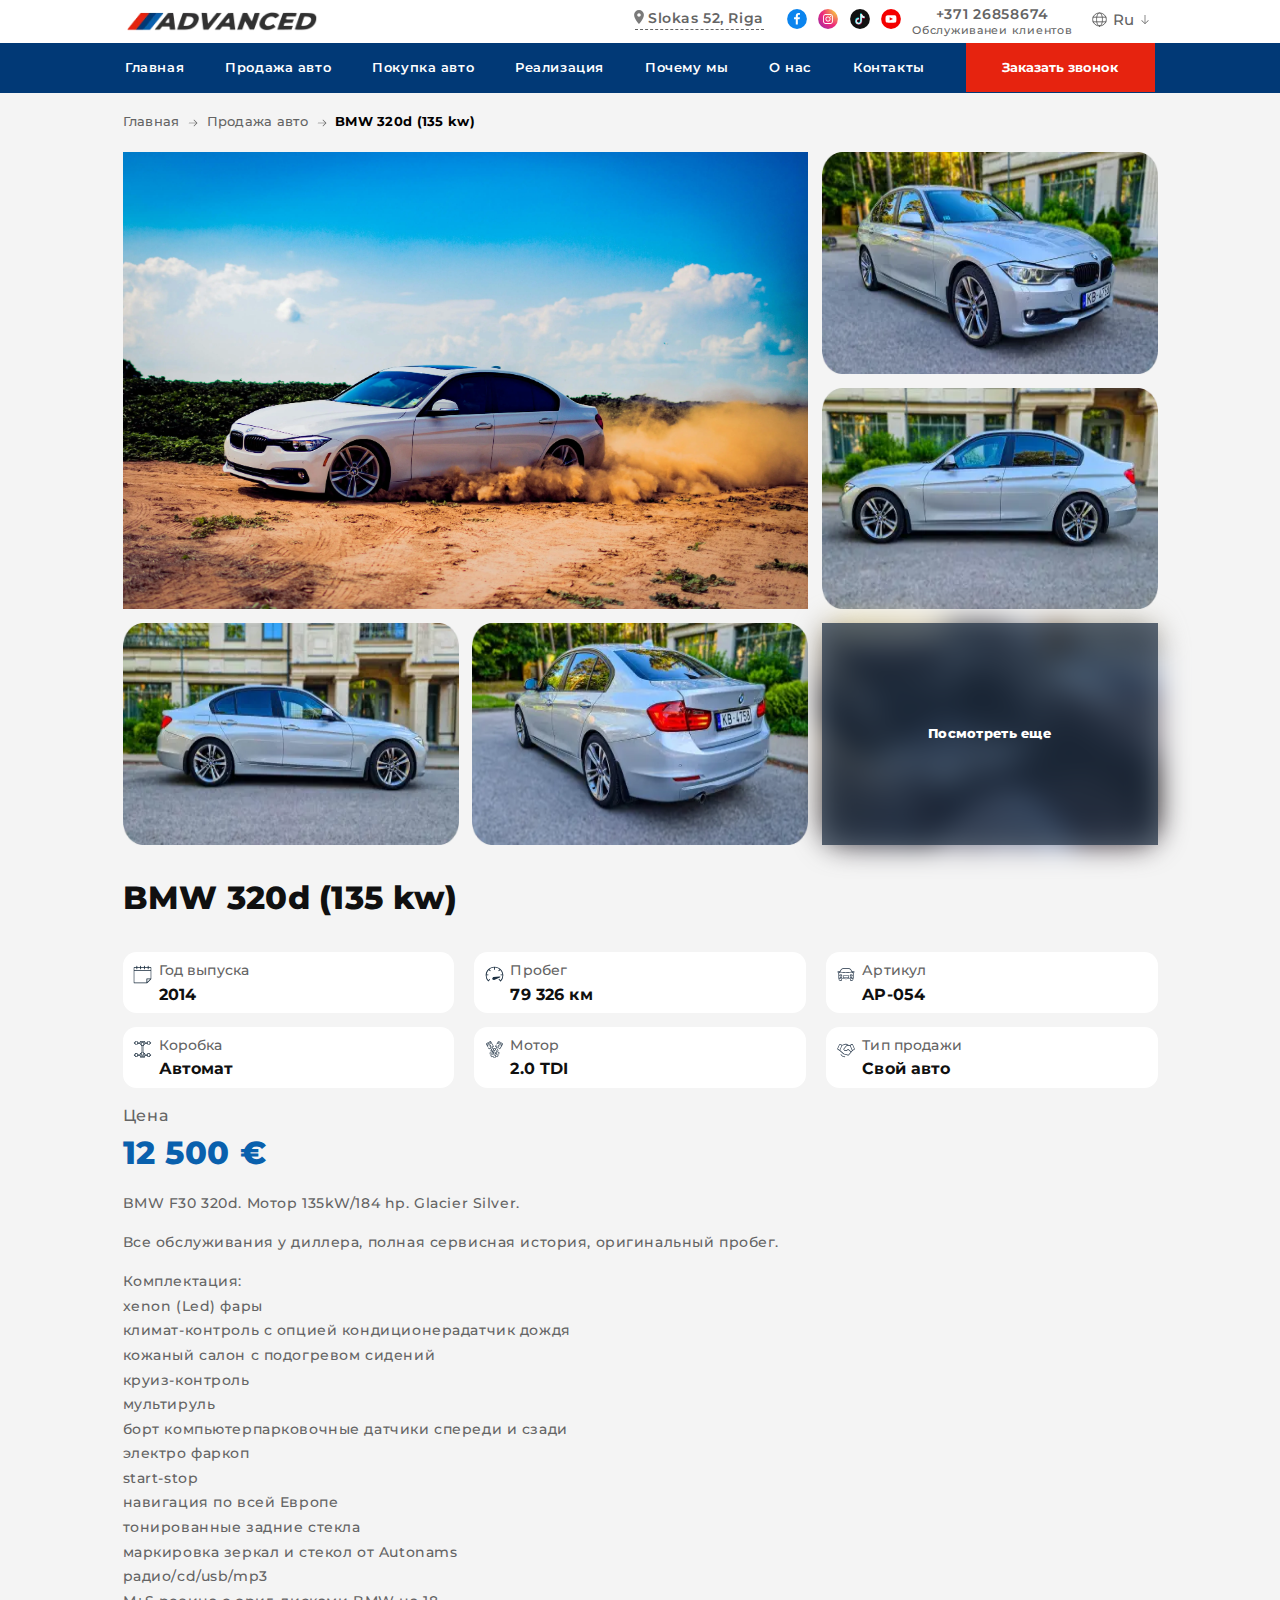
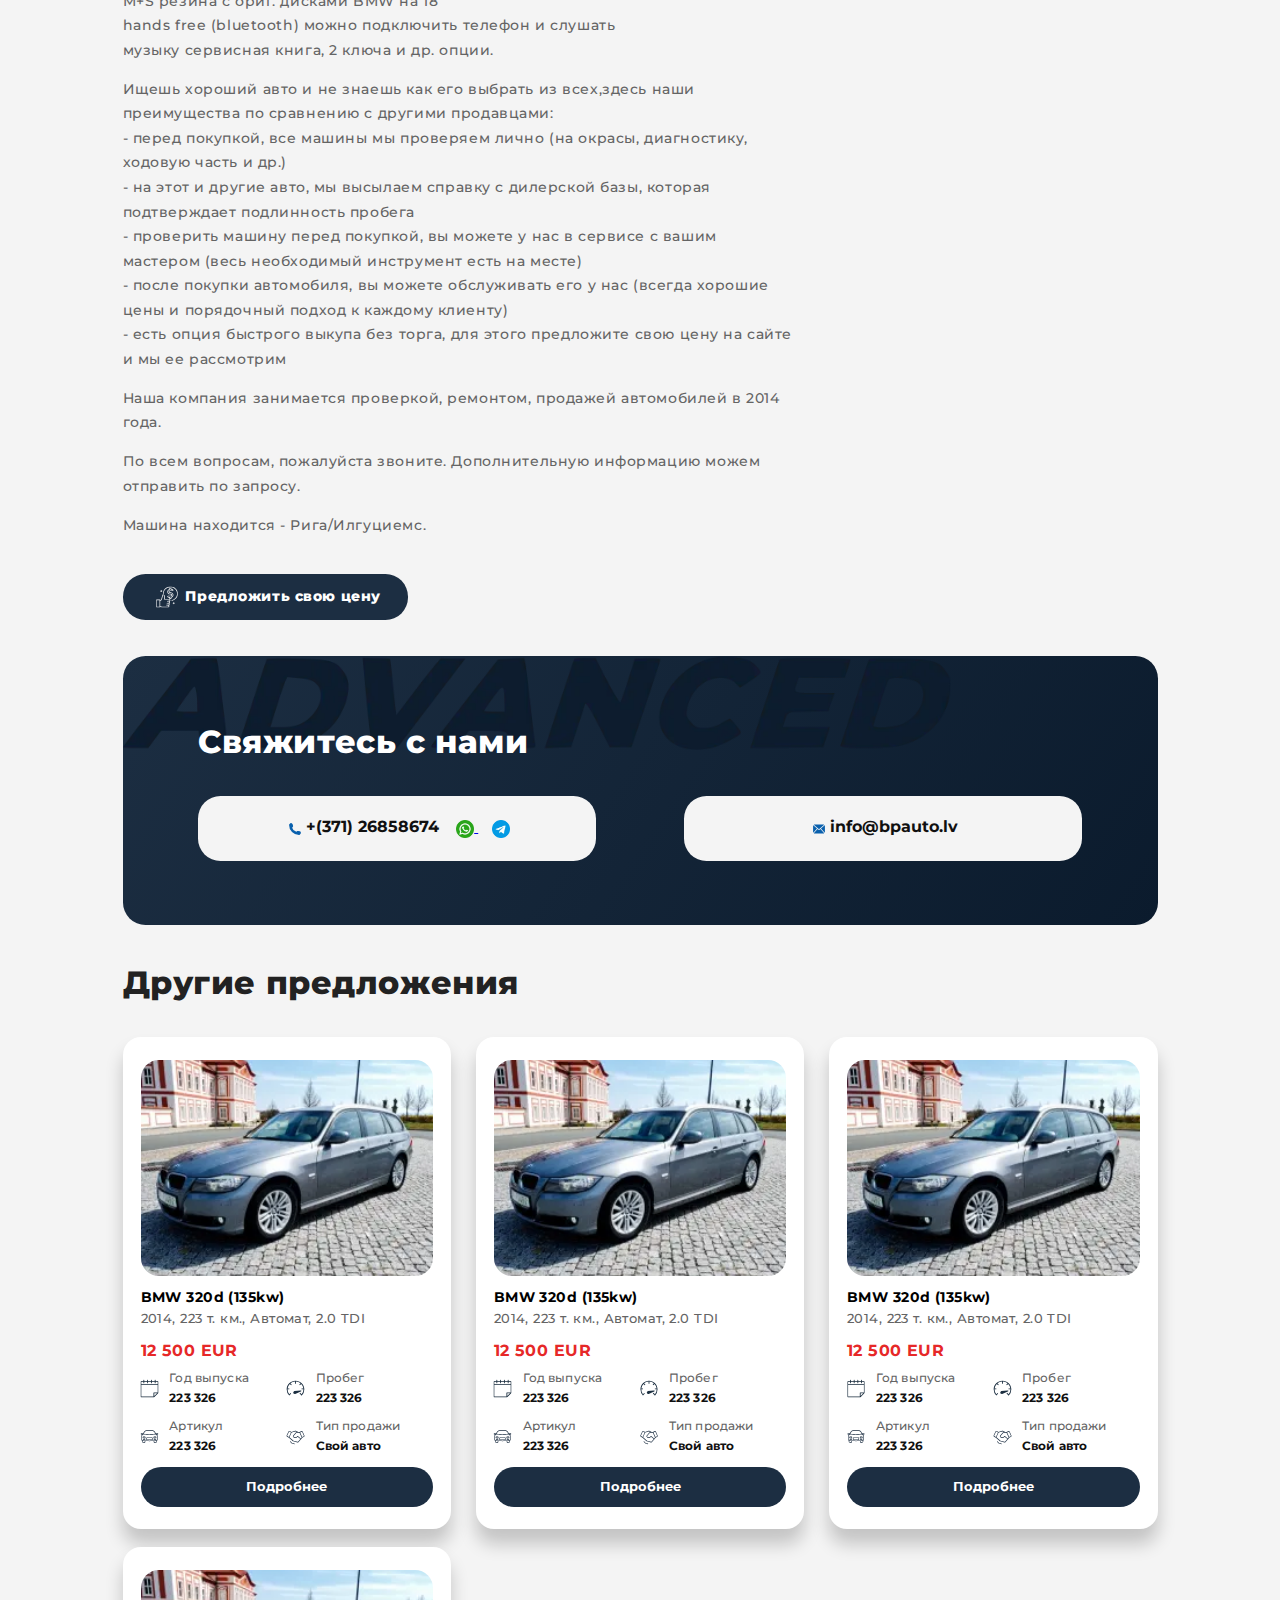
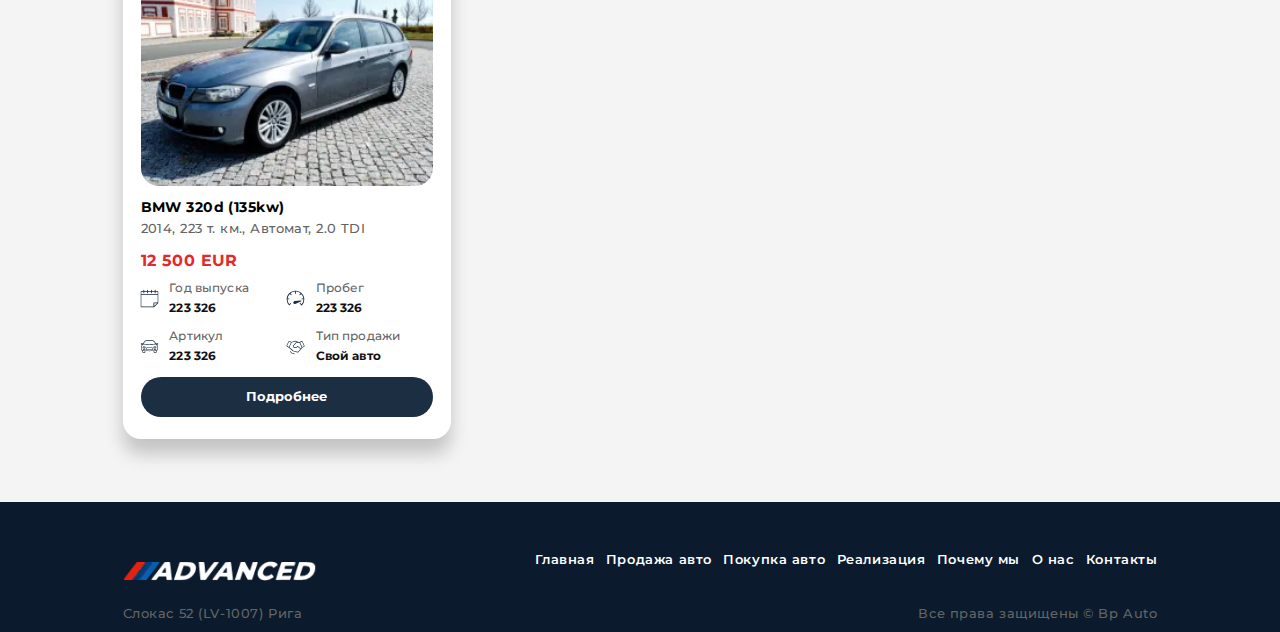
<file: product.html>
<!DOCTYPE html>
<html lang="ru">

<head>
    <meta charset="UTF-8" />
    <meta http-equiv="X-UA-Compatible" content="ie=edge" />
    <meta name="viewport" content="width=device-width, initial-scale=50.0,  maximum-scale=1, user-scalable=0" />
    <meta name="description" content="Advanced - продажа, покупка авто в Риге. Гарантия." />
    <meta name="keywords" content="продажа авто,купля продажа авто,продажа авто в латвии,продажа авто в Риге,продажа авто из Германии,продажа б/у авто,продажа б/у авто в Риге,продажа б/у Латвия,продажа авто в латвии б/у,купить б/у авто в риге,купить авто"
    />
    <link rel="icon" type="image/png" sizes="192x192" href="img/logo.png" />
    <link rel="stylesheet" type="text/css" media="all" href="./css/style.min.css?_v=20241130110911" />
    <script type="text/javascript" src="./js/app.min.js?_v=20241130110911" defer="defer"></script>
    <!--ПРАВКИ -->
    <script src="https://www.google.com/recaptcha/api.js" async defer></script>
    <!-- <script type="module" src="./js/app.js" defer="defer"></script> -->
    <title>Advanced - продажа, покупка авто в Риге. Гарантия.</title>
</head>

<body>
    <header class="header-wrap" id="js-header">
        <div class="container">
            <div class="header js-header-bg">
                <a class="logo" target="_self" href="./">
                    <picture>
                        <source srcset="img/logo.webp" type="image/webp"><img class="logo_img logo_img--head" src="img/logo.png" /></picture>
                    <picture>
                        <source srcset="img/logo-2.webp" type="image/webp"><img class="logo_img logo_img--menu" src="img/logo-2.png" /></picture>
                </a>
                <button class="header_btn-menu btn-menu js-btn-menu">
            <div class="btn-menu_click-area"></div>
            <div class="btn-menu_line"></div>
          </button>
                <div class="header_content-wrap js-content-menu">
                    <nav class="header_menu">
                        <ul class="header_list js-menu-close">
                            <li class="header_item"><a class="header_link" target="_self" href="/#anchor-preview">Главная</a></li>
                            <li class="header_item"><a class="header_link" target="_self" href="/#anchor-sales">Продажа авто</a></li>
                            <li class="header_item"><a class="header_link" target="_self" href="/#anchor-buing">Покупка авто</a></li>
                            <li class="header_item"><a class="header_link" target="_self" href="/#anchor-sale-step">Реализация</a></li>
                            <li class="header_item"><a class="header_link" target="_self" href="/#anchor-why-us">Почему мы</a></li>
                            <li class="header_item"><a class="header_link" target="_self" href="/#anchor-about-us">О нас</a></li>
                            <li class="header_item"><a class="header_link" target="_self" href="/#anchor-map">Контакты</a></li>
                            <button class="header_btn btn-second js-modal-trigger" data-modal-name="modal-1">Заказать звонок</button>
                        </ul>
                    </nav>
                    <div class="header_contact"><a class="header_phone" href="tel:+37126858674"><span class="header_phone-num">+371 26858674 </span><br/><span class="header_phone-text">Обслуживанеи клиентов</span></a>
                        <a class="header_location-link" target="_blank" href="https://www.google.com/maps/place/Slokas+iela+52,+Kurzemes+rajons,+R%C4%ABga,+LV-1007,+%D0%9B%D0%B0%D1%82%D0%B2%D1%96%D1%8F/@56.9538036,24.0607573,17z/data=!4m6!3m5!1s0x46eecffd5268be5f:0xc439fb05a5f73f44!8m2!3d56.9538007!4d24.0633322!16s%2Fg%2F11c5m8397v?entry=ttu&amp;g_ep=EgoyMDI0MTExMy4xIKXMDSoJLDEwMjExMjM0SAFQAw%3D%3D"><img class="header_location-icon header_location-icon--gray" src="./images/icons/icons.svg#mark-map" /><img class="header_location-icon header_location-icon--white" src="./images/icons/icons.svg#mark-map-white" /><span class="header_location-text">Slokas 52, Riga</span></a>
                        <div class="header_social-list">
                            <a class="header_social-item" target="_blank" href="https://www.facebook.com/bpauto.lv"><img class="header_social-icon" src="./images/icons/icons.svg#soc-fb" /></a>
                            <a class="header_social-item" target="_blank" href="https://www.instagram.com/bpauto.lv/"><img class="header_social-icon" src="./images/icons/icons.svg#soc-inst" /></a>
                            <a class="header_social-item" target="_blank" href="https://www.tiktok.com/@bpautoriga"><img class="header_social-icon" src="./images/icons/icons.svg#soc-tic" /></a>
                            <a class="header_social-item" target="_blank" href="https://www.youtube.com/@bpauto"><img class="header_social-icon" src="./images/icons/icons.svg#soc-yt" /></a>
                        </div>
                        <div class="header_langs js-lang-open"><img class="header_lang-icon header_lang-icon--gray" src="./images/icons/icons.svg#planet" /><img class="header_lang-icon header_lang-icon--white" src="./images/icons/icons.svg#planet-white" /><a class="header_lang">Ru</a><img
                                class="header_lang-arrow header_lang-arrow--gray" src="./images/icons/icons.svg#arrow-leng" /><img class="header_lang-arrow header_lang-arrow--white" src="./images/icons/icons.svg#arrow-leng-white" />
                            <div class="header_langs-box js-lang-box"><a class="header_lang header_lang--check" href="index.html">Ru</a><a class="header_lang header_lang--check" href="index-lv.html">Lv</a><a class="header_lang header_lang--check" href="index-eng.html">Eng</a></div>
                        </div>
                    </div>
                </div>
            </div>
        </div>
    </header>
    <main class="page">
        <sections class="breadcrums-wrap">
            <div class="container">
                <ul class="breadcrumbs">
                    <li class="breadcrumbs_item"><a class="breadcrumbs_link" href="./">Главная</a><img class="breadcrumbs_icon" src="./images/icons/icons.svg#arrow-leng" alt="" /></li>
                    <li class="breadcrumbs_item"><a class="breadcrumbs_link" href="./">Продажа авто</a><img class="breadcrumbs_icon" src="./images/icons/icons.svg#arrow-leng" alt="" /></li>
                    <li class="breadcrumbs_item"><a class="breadcrumbs_link" href="./">BMW 320d (135 kw)</a></li>
                </ul>
            </div>
        </sections>
        <section class="prod-slider-wrap">
            <div class="container">
                <div class="product_slider">
                    <div class="product_slide slide-1 js-open-slider">
                        <picture>
                            <source srcset="img/products/bmw-3.webp" type="image/webp"><img class="product_slide-img" src="img/products/bmw-3.jpg" /></picture><a class="product_slide-link"><span class="product_slide-text">Посмотреть еще</span></a></div>
                    <div class="product_slide slide-2 js-open-slider">
                        <picture>
                            <source srcset="img/products/old-img/bmw-2.webp" type="image/webp"><img class="product_slide-img" src="img/products/old-img/bmw-2.png" /></picture><a class="product_slide-link"><span class="product_slide-text">Посмотреть еще</span></a></div>
                    <div class="product_slide slide-3 js-open-slider">
                        <picture>
                            <source srcset="img/products/old-img/bmw-3.webp" type="image/webp"><img class="product_slide-img" src="img/products/old-img/bmw-3.png" /></picture><a class="product_slide-link"><span class="product_slide-text">Посмотреть еще</span></a></div>
                    <div class="product_slide slide-4 js-open-slider">
                        <picture>
                            <source srcset="img/products/old-img/bmw-4.webp" type="image/webp"><img class="product_slide-img" src="img/products/old-img/bmw-4.png" /></picture><a class="product_slide-link"><span class="product_slide-text">Посмотреть еще</span></a></div>
                    <div class="product_slide slide-5 js-open-slider">
                        <picture>
                            <source srcset="img/products/old-img/bmw-5.webp" type="image/webp"><img class="product_slide-img" src="img/products/old-img/bmw-5.png" /></picture><a class="product_slide-link"><span class="product_slide-text">Посмотреть еще</span></a></div>
                    <div class="product_slide slide-6 js-open-slider">
                        <picture>
                            <source srcset="img/products/old-img/bmw-6.webp" type="image/webp"><img class="product_slide-img" src="img/products/old-img/bmw-6.png" /></picture><a class="product_slide-link"><span class="product_slide-text">Посмотреть еще</span></a></div>
                </div>
                <div class="modal-slider js-body-slider">
                    <div class="modal-slider_wrap js-close-slider"></div>
                    <p class="modal-slider_counter js-counter-slader"><span class="modal-slider_counter-num js-num-counter"></span><span> / </span><span class="modal-slider_counter-total js-total-counter"></span></p>
                    <div class="modal-slider_btn-close js-close-slider"></div>
                    <div class="modal-slider_body js-car-slider">
                        <div class="modal-slide_wrap">
                            <div class="modal-slide_body">
                                <picture>
                                    <source srcset="img/products/bmw-1.webp" type="image/webp"><img class="modal-slide_image" src="img/products/bmw-1.jpg" /></picture>
                            </div>
                        </div>
                        <div class="modal-slide_wrap">
                            <div class="modal-slide_body">
                                <picture>
                                    <source srcset="img/products/bmw-2.webp" type="image/webp"><img class="modal-slide_image" src="img/products/bmw-2.jpg" /></picture>
                            </div>
                        </div>
                        <div class="modal-slide_wrap">
                            <div class="modal-slide_body">
                                <picture>
                                    <source srcset="img/products/bmw-3.webp" type="image/webp"><img class="modal-slide_image" src="img/products/bmw-3.jpg" /></picture>
                            </div>
                        </div>
                        <div class="modal-slide_wrap">
                            <div class="modal-slide_body">
                                <picture>
                                    <source srcset="img/products/bmw-4.webp" type="image/webp"><img class="modal-slide_image" src="img/products/bmw-4.jpg" /></picture>
                            </div>
                        </div>
                        <div class="modal-slide_wrap">
                            <div class="modal-slide_body">
                                <picture>
                                    <source srcset="img/products/bmw-5.webp" type="image/webp"><img class="modal-slide_image" src="img/products/bmw-5.jpg" /></picture>
                            </div>
                        </div>
                        <div class="modal-slide_wrap">
                            <div class="modal-slide_body">
                                <picture>
                                    <source srcset="img/products/bmw-6.webp" type="image/webp"><img class="modal-slide_image" src="img/products/bmw-6.jpg" /></picture>
                            </div>
                        </div>
                        <div class="modal-slide_wrap">
                            <div class="modal-slide_body">
                                <picture>
                                    <source srcset="img/products/bmw-1.webp" type="image/webp"><img class="modal-slide_image" src="img/products/bmw-1.jpg" /></picture>
                            </div>
                        </div>
                        <div class="modal-slide_wrap">
                            <div class="modal-slide_body">
                                <picture>
                                    <source srcset="img/products/bmw-2.webp" type="image/webp"><img class="modal-slide_image" src="img/products/bmw-2.jpg" /></picture>
                            </div>
                        </div>
                        <div class="modal-slide_wrap">
                            <div class="modal-slide_body">
                                <picture>
                                    <source srcset="img/products/bmw-3.webp" type="image/webp"><img class="modal-slide_image" src="img/products/bmw-3.jpg" /></picture>
                            </div>
                        </div>
                        <div class="modal-slide_wrap">
                            <div class="modal-slide_body">
                                <picture>
                                    <source srcset="img/products/bmw-4.webp" type="image/webp"><img class="modal-slide_image" src="img/products/bmw-4.jpg" /></picture>
                            </div>
                        </div>
                        <div class="modal-slide_wrap">
                            <div class="modal-slide_body">
                                <picture>
                                    <source srcset="img/products/bmw-5.webp" type="image/webp"><img class="modal-slide_image" src="img/products/bmw-5.jpg" /></picture>
                            </div>
                        </div>
                        <div class="modal-slide_wrap">
                            <div class="modal-slide_body">
                                <picture>
                                    <source srcset="img/products/bmw-6.webp" type="image/webp"><img class="modal-slide_image" src="img/products/bmw-6.jpg" /></picture>
                            </div>
                        </div>
                        <div class="modal-slide_wrap">
                            <div class="modal-slide_body">
                                <picture>
                                    <source srcset="img/products/bmw-1.webp" type="image/webp"><img class="modal-slide_image" src="img/products/bmw-1.jpg" /></picture>
                            </div>
                        </div>
                        <div class="modal-slide_wrap">
                            <div class="modal-slide_body">
                                <picture>
                                    <source srcset="img/products/bmw-2.webp" type="image/webp"><img class="modal-slide_image" src="img/products/bmw-2.jpg" /></picture>
                            </div>
                        </div>
                        <div class="modal-slide_wrap">
                            <div class="modal-slide_body">
                                <picture>
                                    <source srcset="img/products/bmw-3.webp" type="image/webp"><img class="modal-slide_image" src="img/products/bmw-3.jpg" /></picture>
                            </div>
                        </div>
                        <div class="modal-slide_wrap">
                            <div class="modal-slide_body">
                                <picture>
                                    <source srcset="img/products/bmw-4.webp" type="image/webp"><img class="modal-slide_image" src="img/products/bmw-4.jpg" /></picture>
                            </div>
                        </div>
                        <div class="modal-slide_wrap">
                            <div class="modal-slide_body">
                                <picture>
                                    <source srcset="img/products/bmw-5.webp" type="image/webp"><img class="modal-slide_image" src="img/products/bmw-5.jpg" /></picture>
                            </div>
                        </div>
                        <div class="modal-slide_wrap">
                            <div class="modal-slide_body">
                                <picture>
                                    <source srcset="img/products/bmw-6.webp" type="image/webp"><img class="modal-slide_image" src="img/products/bmw-6.jpg" /></picture>
                            </div>
                        </div>
                        <div class="modal-slide_wrap">
                            <div class="modal-slide_body">
                                <picture>
                                    <source srcset="img/products/bmw-1.webp" type="image/webp"><img class="modal-slide_image" src="img/products/bmw-1.jpg" /></picture>
                            </div>
                        </div>
                        <div class="modal-slide_wrap">
                            <div class="modal-slide_body">
                                <picture>
                                    <source srcset="img/products/bmw-2.webp" type="image/webp"><img class="modal-slide_image" src="img/products/bmw-2.jpg" /></picture>
                            </div>
                        </div>
                        <div class="modal-slide_wrap">
                            <div class="modal-slide_body">
                                <picture>
                                    <source srcset="img/products/bmw-3.webp" type="image/webp"><img class="modal-slide_image" src="img/products/bmw-3.jpg" /></picture>
                            </div>
                        </div>
                        <div class="modal-slide_wrap">
                            <div class="modal-slide_body">
                                <picture>
                                    <source srcset="img/products/bmw-4.webp" type="image/webp"><img class="modal-slide_image" src="img/products/bmw-4.jpg" /></picture>
                            </div>
                        </div>
                        <div class="modal-slide_wrap">
                            <div class="modal-slide_body">
                                <picture>
                                    <source srcset="img/products/bmw-5.webp" type="image/webp"><img class="modal-slide_image" src="img/products/bmw-5.jpg" /></picture>
                            </div>
                        </div>
                        <div class="modal-slide_wrap">
                            <div class="modal-slide_body">
                                <picture>
                                    <source srcset="img/products/bmw-6.webp" type="image/webp"><img class="modal-slide_image" src="img/products/bmw-6.jpg" /></picture>
                            </div>
                        </div>
                        <div class="modal-slide_wrap">
                            <div class="modal-slide_body">
                                <picture>
                                    <source srcset="img/products/bmw-1.webp" type="image/webp"><img class="modal-slide_image" src="img/products/bmw-1.jpg" /></picture>
                            </div>
                        </div>
                        <div class="modal-slide_wrap">
                            <div class="modal-slide_body">
                                <picture>
                                    <source srcset="img/products/bmw-2.webp" type="image/webp"><img class="modal-slide_image" src="img/products/bmw-2.jpg" /></picture>
                            </div>
                        </div>
                        <div class="modal-slide_wrap">
                            <div class="modal-slide_body">
                                <picture>
                                    <source srcset="img/products/bmw-3.webp" type="image/webp"><img class="modal-slide_image" src="img/products/bmw-3.jpg" /></picture>
                            </div>
                        </div>
                        <div class="modal-slide_wrap">
                            <div class="modal-slide_body">
                                <picture>
                                    <source srcset="img/products/bmw-4.webp" type="image/webp"><img class="modal-slide_image" src="img/products/bmw-4.jpg" /></picture>
                            </div>
                        </div>
                        <div class="modal-slide_wrap">
                            <div class="modal-slide_body">
                                <picture>
                                    <source srcset="img/products/bmw-5.webp" type="image/webp"><img class="modal-slide_image" src="img/products/bmw-5.jpg" /></picture>
                            </div>
                        </div>
                        <div class="modal-slide_wrap">
                            <div class="modal-slide_body">
                                <picture>
                                    <source srcset="img/products/bmw-6.webp" type="image/webp"><img class="modal-slide_image" src="img/products/bmw-6.jpg" /></picture>
                            </div>
                        </div>
                        <div class="modal-slide_wrap">
                            <div class="modal-slide_body">
                                <picture>
                                    <source srcset="img/products/bmw-1.webp" type="image/webp"><img class="modal-slide_image" src="img/products/bmw-1.jpg" /></picture>
                            </div>
                        </div>
                        <div class="modal-slide_wrap">
                            <div class="modal-slide_body">
                                <picture>
                                    <source srcset="img/products/bmw-2.webp" type="image/webp"><img class="modal-slide_image" src="img/products/bmw-2.jpg" /></picture>
                            </div>
                        </div>
                        <div class="modal-slide_wrap">
                            <div class="modal-slide_body">
                                <picture>
                                    <source srcset="img/products/bmw-3.webp" type="image/webp"><img class="modal-slide_image" src="img/products/bmw-3.jpg" /></picture>
                            </div>
                        </div>
                        <div class="modal-slide_wrap">
                            <div class="modal-slide_body">
                                <picture>
                                    <source srcset="img/products/bmw-4.webp" type="image/webp"><img class="modal-slide_image" src="img/products/bmw-4.jpg" /></picture>
                            </div>
                        </div>
                        <div class="modal-slide_wrap">
                            <div class="modal-slide_body">
                                <picture>
                                    <source srcset="img/products/bmw-5.webp" type="image/webp"><img class="modal-slide_image" src="img/products/bmw-5.jpg" /></picture>
                            </div>
                        </div>
                        <div class="modal-slide_wrap">
                            <div class="modal-slide_body">
                                <picture>
                                    <source srcset="img/products/bmw-6.webp" type="image/webp"><img class="modal-slide_image" src="img/products/bmw-6.jpg" /></picture>
                            </div>
                        </div>
                        <div class="modal-slide_wrap">
                            <div class="modal-slide_body">
                                <picture>
                                    <source srcset="img/products/bmw-1.webp" type="image/webp"><img class="modal-slide_image" src="img/products/bmw-1.jpg" /></picture>
                            </div>
                        </div>
                        <div class="modal-slide_wrap">
                            <div class="modal-slide_body">
                                <picture>
                                    <source srcset="img/products/bmw-2.webp" type="image/webp"><img class="modal-slide_image" src="img/products/bmw-2.jpg" /></picture>
                            </div>
                        </div>
                        <div class="modal-slide_wrap">
                            <div class="modal-slide_body">
                                <picture>
                                    <source srcset="img/products/bmw-3.webp" type="image/webp"><img class="modal-slide_image" src="img/products/bmw-3.jpg" /></picture>
                            </div>
                        </div>
                        <div class="modal-slide_wrap">
                            <div class="modal-slide_body">
                                <picture>
                                    <source srcset="img/products/bmw-4.webp" type="image/webp"><img class="modal-slide_image" src="img/products/bmw-4.jpg" /></picture>
                            </div>
                        </div>
                        <div class="modal-slide_wrap">
                            <div class="modal-slide_body">
                                <picture>
                                    <source srcset="img/products/bmw-5.webp" type="image/webp"><img class="modal-slide_image" src="img/products/bmw-5.jpg" /></picture>
                            </div>
                        </div>
                        <div class="modal-slide_wrap">
                            <div class="modal-slide_body">
                                <picture>
                                    <source srcset="img/products/bmw-6.webp" type="image/webp"><img class="modal-slide_image" src="img/products/bmw-6.jpg" /></picture>
                            </div>
                        </div>
                        <div class="modal-slide_wrap">
                            <div class="modal-slide_body">
                                <picture>
                                    <source srcset="img/products/bmw-1.webp" type="image/webp"><img class="modal-slide_image" src="img/products/bmw-1.jpg" /></picture>
                            </div>
                        </div>
                        <div class="modal-slide_wrap">
                            <div class="modal-slide_body">
                                <picture>
                                    <source srcset="img/products/bmw-2.webp" type="image/webp"><img class="modal-slide_image" src="img/products/bmw-2.jpg" /></picture>
                            </div>
                        </div>
                        <div class="modal-slide_wrap">
                            <div class="modal-slide_body">
                                <picture>
                                    <source srcset="img/products/bmw-3.webp" type="image/webp"><img class="modal-slide_image" src="img/products/bmw-3.jpg" /></picture>
                            </div>
                        </div>
                        <div class="modal-slide_wrap">
                            <div class="modal-slide_body">
                                <picture>
                                    <source srcset="img/products/bmw-4.webp" type="image/webp"><img class="modal-slide_image" src="img/products/bmw-4.jpg" /></picture>
                            </div>
                        </div>
                        <div class="modal-slide_wrap">
                            <div class="modal-slide_body">
                                <picture>
                                    <source srcset="img/products/bmw-5.webp" type="image/webp"><img class="modal-slide_image" src="img/products/bmw-5.jpg" /></picture>
                            </div>
                        </div>
                        <div class="modal-slide_wrap">
                            <div class="modal-slide_body">
                                <picture>
                                    <source srcset="img/products/bmw-6.webp" type="image/webp"><img class="modal-slide_image" src="img/products/bmw-6.jpg" /></picture>
                            </div>
                        </div>
                        <div class="modal-slide_wrap">
                            <div class="modal-slide_body">
                                <picture>
                                    <source srcset="img/products/bmw-1.webp" type="image/webp"><img class="modal-slide_image" src="img/products/bmw-1.jpg" /></picture>
                            </div>
                        </div>
                        <div class="modal-slide_wrap">
                            <div class="modal-slide_body">
                                <picture>
                                    <source srcset="img/products/bmw-2.webp" type="image/webp"><img class="modal-slide_image" src="img/products/bmw-2.jpg" /></picture>
                            </div>
                        </div>
                        <div class="modal-slide_wrap">
                            <div class="modal-slide_body">
                                <picture>
                                    <source srcset="img/products/bmw-3.webp" type="image/webp"><img class="modal-slide_image" src="img/products/bmw-3.jpg" /></picture>
                            </div>
                        </div>
                        <div class="modal-slide_wrap">
                            <div class="modal-slide_body">
                                <picture>
                                    <source srcset="img/products/bmw-4.webp" type="image/webp"><img class="modal-slide_image" src="img/products/bmw-4.jpg" /></picture>
                            </div>
                        </div>
                        <div class="modal-slide_wrap">
                            <div class="modal-slide_body">
                                <picture>
                                    <source srcset="img/products/bmw-5.webp" type="image/webp"><img class="modal-slide_image" src="img/products/bmw-5.jpg" /></picture>
                            </div>
                        </div>
                        <div class="modal-slide_wrap">
                            <div class="modal-slide_body">
                                <picture>
                                    <source srcset="img/products/bmw-6.webp" type="image/webp"><img class="modal-slide_image" src="img/products/bmw-6.jpg" /></picture>
                            </div>
                        </div>
                        <div class="modal-slide_wrap">
                            <div class="modal-slide_body">
                                <picture>
                                    <source srcset="img/products/bmw-1.webp" type="image/webp"><img class="modal-slide_image" src="img/products/bmw-1.jpg" /></picture>
                            </div>
                        </div>
                        <div class="modal-slide_wrap">
                            <div class="modal-slide_body">
                                <picture>
                                    <source srcset="img/products/bmw-2.webp" type="image/webp"><img class="modal-slide_image" src="img/products/bmw-2.jpg" /></picture>
                            </div>
                        </div>
                        <div class="modal-slide_wrap">
                            <div class="modal-slide_body">
                                <picture>
                                    <source srcset="img/products/bmw-3.webp" type="image/webp"><img class="modal-slide_image" src="img/products/bmw-3.jpg" /></picture>
                            </div>
                        </div>
                        <div class="modal-slide_wrap">
                            <div class="modal-slide_body">
                                <picture>
                                    <source srcset="img/products/bmw-4.webp" type="image/webp"><img class="modal-slide_image" src="img/products/bmw-4.jpg" /></picture>
                            </div>
                        </div>
                        <div class="modal-slide_wrap">
                            <div class="modal-slide_body">
                                <picture>
                                    <source srcset="img/products/bmw-5.webp" type="image/webp"><img class="modal-slide_image" src="img/products/bmw-5.jpg" /></picture>
                            </div>
                        </div>
                        <div class="modal-slide_wrap">
                            <div class="modal-slide_body">
                                <picture>
                                    <source srcset="img/products/bmw-6.webp" type="image/webp"><img class="modal-slide_image" src="img/products/bmw-6.jpg" /></picture>
                            </div>
                        </div>
                        <div class="modal-slide_wrap">
                            <div class="modal-slide_body">
                                <picture>
                                    <source srcset="img/products/bmw-1.webp" type="image/webp"><img class="modal-slide_image" src="img/products/bmw-1.jpg" /></picture>
                            </div>
                        </div>
                        <div class="modal-slide_wrap">
                            <div class="modal-slide_body">
                                <picture>
                                    <source srcset="img/products/bmw-2.webp" type="image/webp"><img class="modal-slide_image" src="img/products/bmw-2.jpg" /></picture>
                            </div>
                        </div>
                        <div class="modal-slide_wrap">
                            <div class="modal-slide_body">
                                <picture>
                                    <source srcset="img/products/bmw-3.webp" type="image/webp"><img class="modal-slide_image" src="img/products/bmw-3.jpg" /></picture>
                            </div>
                        </div>
                        <div class="modal-slide_wrap">
                            <div class="modal-slide_body">
                                <picture>
                                    <source srcset="img/products/bmw-4.webp" type="image/webp"><img class="modal-slide_image" src="img/products/bmw-4.jpg" /></picture>
                            </div>
                        </div>
                        <div class="modal-slide_wrap">
                            <div class="modal-slide_body">
                                <picture>
                                    <source srcset="img/products/bmw-5.webp" type="image/webp"><img class="modal-slide_image" src="img/products/bmw-5.jpg" /></picture>
                            </div>
                        </div>
                        <div class="modal-slide_wrap">
                            <div class="modal-slide_body">
                                <picture>
                                    <source srcset="img/products/bmw-6.webp" type="image/webp"><img class="modal-slide_image" src="img/products/bmw-6.jpg" /></picture>
                            </div>
                        </div>
                        <div class="modal-slide_wrap">
                            <div class="modal-slide_body">
                                <picture>
                                    <source srcset="img/products/bmw-1.webp" type="image/webp"><img class="modal-slide_image" src="img/products/bmw-1.jpg" /></picture>
                            </div>
                        </div>
                        <div class="modal-slide_wrap">
                            <div class="modal-slide_body">
                                <picture>
                                    <source srcset="img/products/bmw-2.webp" type="image/webp"><img class="modal-slide_image" src="img/products/bmw-2.jpg" /></picture>
                            </div>
                        </div>
                        <div class="modal-slide_wrap">
                            <div class="modal-slide_body">
                                <picture>
                                    <source srcset="img/products/bmw-3.webp" type="image/webp"><img class="modal-slide_image" src="img/products/bmw-3.jpg" /></picture>
                            </div>
                        </div>
                        <div class="modal-slide_wrap">
                            <div class="modal-slide_body">
                                <picture>
                                    <source srcset="img/products/bmw-4.webp" type="image/webp"><img class="modal-slide_image" src="img/products/bmw-4.jpg" /></picture>
                            </div>
                        </div>
                        <div class="modal-slide_wrap">
                            <div class="modal-slide_body">
                                <picture>
                                    <source srcset="img/products/bmw-5.webp" type="image/webp"><img class="modal-slide_image" src="img/products/bmw-5.jpg" /></picture>
                            </div>
                        </div>
                        <div class="modal-slide_wrap">
                            <div class="modal-slide_body">
                                <picture>
                                    <source srcset="img/products/bmw-6.webp" type="image/webp"><img class="modal-slide_image" src="img/products/bmw-6.jpg" /></picture>
                            </div>
                        </div>
                        <div class="modal-slide_wrap">
                            <div class="modal-slide_body">
                                <picture>
                                    <source srcset="img/products/bmw-1.webp" type="image/webp"><img class="modal-slide_image" src="img/products/bmw-1.jpg" /></picture>
                            </div>
                        </div>
                        <div class="modal-slide_wrap">
                            <div class="modal-slide_body">
                                <picture>
                                    <source srcset="img/products/bmw-2.webp" type="image/webp"><img class="modal-slide_image" src="img/products/bmw-2.jpg" /></picture>
                            </div>
                        </div>
                        <div class="modal-slide_wrap">
                            <div class="modal-slide_body">
                                <picture>
                                    <source srcset="img/products/bmw-3.webp" type="image/webp"><img class="modal-slide_image" src="img/products/bmw-3.jpg" /></picture>
                            </div>
                        </div>
                        <div class="modal-slide_wrap">
                            <div class="modal-slide_body">
                                <picture>
                                    <source srcset="img/products/bmw-4.webp" type="image/webp"><img class="modal-slide_image" src="img/products/bmw-4.jpg" /></picture>
                            </div>
                        </div>
                        <div class="modal-slide_wrap">
                            <div class="modal-slide_body">
                                <picture>
                                    <source srcset="img/products/bmw-5.webp" type="image/webp"><img class="modal-slide_image" src="img/products/bmw-5.jpg" /></picture>
                            </div>
                        </div>
                        <div class="modal-slide_wrap">
                            <div class="modal-slide_body">
                                <picture>
                                    <source srcset="img/products/bmw-6.webp" type="image/webp"><img class="modal-slide_image" src="img/products/bmw-6.jpg" /></picture>
                            </div>
                        </div>
                        <div class="modal-slide_wrap">
                            <div class="modal-slide_body">
                                <picture>
                                    <source srcset="img/products/bmw-1.webp" type="image/webp"><img class="modal-slide_image" src="img/products/bmw-1.jpg" /></picture>
                            </div>
                        </div>
                        <div class="modal-slide_wrap">
                            <div class="modal-slide_body">
                                <picture>
                                    <source srcset="img/products/bmw-2.webp" type="image/webp"><img class="modal-slide_image" src="img/products/bmw-2.jpg" /></picture>
                            </div>
                        </div>
                        <div class="modal-slide_wrap">
                            <div class="modal-slide_body">
                                <picture>
                                    <source srcset="img/products/bmw-3.webp" type="image/webp"><img class="modal-slide_image" src="img/products/bmw-3.jpg" /></picture>
                            </div>
                        </div>
                        <div class="modal-slide_wrap">
                            <div class="modal-slide_body">
                                <picture>
                                    <source srcset="img/products/bmw-4.webp" type="image/webp"><img class="modal-slide_image" src="img/products/bmw-4.jpg" /></picture>
                            </div>
                        </div>
                        <div class="modal-slide_wrap">
                            <div class="modal-slide_body">
                                <picture>
                                    <source srcset="img/products/bmw-5.webp" type="image/webp"><img class="modal-slide_image" src="img/products/bmw-5.jpg" /></picture>
                            </div>
                        </div>
                        <div class="modal-slide_wrap">
                            <div class="modal-slide_body">
                                <picture>
                                    <source srcset="img/products/bmw-6.webp" type="image/webp"><img class="modal-slide_image" src="img/products/bmw-6.jpg" /></picture>
                            </div>
                        </div>
                        <div class="modal-slide_wrap">
                            <div class="modal-slide_body">
                                <picture>
                                    <source srcset="img/products/bmw-1.webp" type="image/webp"><img class="modal-slide_image" src="img/products/bmw-1.jpg" /></picture>
                            </div>
                        </div>
                        <div class="modal-slide_wrap">
                            <div class="modal-slide_body">
                                <picture>
                                    <source srcset="img/products/bmw-2.webp" type="image/webp"><img class="modal-slide_image" src="img/products/bmw-2.jpg" /></picture>
                            </div>
                        </div>
                        <div class="modal-slide_wrap">
                            <div class="modal-slide_body">
                                <picture>
                                    <source srcset="img/products/bmw-3.webp" type="image/webp"><img class="modal-slide_image" src="img/products/bmw-3.jpg" /></picture>
                            </div>
                        </div>
                        <div class="modal-slide_wrap">
                            <div class="modal-slide_body">
                                <picture>
                                    <source srcset="img/products/bmw-4.webp" type="image/webp"><img class="modal-slide_image" src="img/products/bmw-4.jpg" /></picture>
                            </div>
                        </div>
                        <div class="modal-slide_wrap">
                            <div class="modal-slide_body">
                                <picture>
                                    <source srcset="img/products/bmw-5.webp" type="image/webp"><img class="modal-slide_image" src="img/products/bmw-5.jpg" /></picture>
                            </div>
                        </div>
                        <div class="modal-slide_wrap">
                            <div class="modal-slide_body">
                                <picture>
                                    <source srcset="img/products/bmw-6.webp" type="image/webp"><img class="modal-slide_image" src="img/products/bmw-6.jpg" /></picture>
                            </div>
                        </div>
                        <div class="modal-slide_wrap">
                            <div class="modal-slide_body">
                                <picture>
                                    <source srcset="img/products/bmw-1.webp" type="image/webp"><img class="modal-slide_image" src="img/products/bmw-1.jpg" /></picture>
                            </div>
                        </div>
                        <div class="modal-slide_wrap">
                            <div class="modal-slide_body">
                                <picture>
                                    <source srcset="img/products/bmw-2.webp" type="image/webp"><img class="modal-slide_image" src="img/products/bmw-2.jpg" /></picture>
                            </div>
                        </div>
                        <div class="modal-slide_wrap">
                            <div class="modal-slide_body">
                                <picture>
                                    <source srcset="img/products/bmw-3.webp" type="image/webp"><img class="modal-slide_image" src="img/products/bmw-3.jpg" /></picture>
                            </div>
                        </div>
                        <div class="modal-slide_wrap">
                            <div class="modal-slide_body">
                                <picture>
                                    <source srcset="img/products/bmw-4.webp" type="image/webp"><img class="modal-slide_image" src="img/products/bmw-4.jpg" /></picture>
                            </div>
                        </div>
                        <div class="modal-slide_wrap">
                            <div class="modal-slide_body">
                                <picture>
                                    <source srcset="img/products/bmw-5.webp" type="image/webp"><img class="modal-slide_image" src="img/products/bmw-5.jpg" /></picture>
                            </div>
                        </div>
                        <div class="modal-slide_wrap">
                            <div class="modal-slide_body">
                                <picture>
                                    <source srcset="img/products/bmw-6.webp" type="image/webp"><img class="modal-slide_image" src="img/products/bmw-6.jpg" /></picture>
                            </div>
                        </div>
                        <div class="modal-slide_wrap">
                            <div class="modal-slide_body">
                                <picture>
                                    <source srcset="img/products/bmw-1.webp" type="image/webp"><img class="modal-slide_image" src="img/products/bmw-1.jpg" /></picture>
                            </div>
                        </div>
                        <div class="modal-slide_wrap">
                            <div class="modal-slide_body">
                                <picture>
                                    <source srcset="img/products/bmw-2.webp" type="image/webp"><img class="modal-slide_image" src="img/products/bmw-2.jpg" /></picture>
                            </div>
                        </div>
                        <div class="modal-slide_wrap">
                            <div class="modal-slide_body">
                                <picture>
                                    <source srcset="img/products/bmw-3.webp" type="image/webp"><img class="modal-slide_image" src="img/products/bmw-3.jpg" /></picture>
                            </div>
                        </div>
                        <div class="modal-slide_wrap">
                            <div class="modal-slide_body">
                                <picture>
                                    <source srcset="img/products/bmw-4.webp" type="image/webp"><img class="modal-slide_image" src="img/products/bmw-4.jpg" /></picture>
                            </div>
                        </div>
                        <div class="modal-slide_wrap">
                            <div class="modal-slide_body">
                                <picture>
                                    <source srcset="img/products/bmw-5.webp" type="image/webp"><img class="modal-slide_image" src="img/products/bmw-5.jpg" /></picture>
                            </div>
                        </div>
                        <div class="modal-slide_wrap">
                            <div class="modal-slide_body">
                                <picture>
                                    <source srcset="img/products/bmw-6.webp" type="image/webp"><img class="modal-slide_image" src="img/products/bmw-6.jpg" /></picture>
                            </div>
                        </div>
                    </div>
                </div>
            </div>
        </section>
        <section class="prod-data-wrap">
            <div class="container">
                <div class="product_data">
                    <h2 class="product_data-model">BMW 320d (135 kw)</h2>
                    <h2 class="product_data-price">12 500 €</h2>
                    <div class="product_data-box">
                        <div class="product_data-item"><img class="product_data-icon" src="./images/icons/icons.svg#card-calendar" />
                            <p class="product_data-name">Год выпуска</p>
                            <p class="product_data-value">2014</p>
                        </div>
                        <div class="product_data-item"><img class="product_data-icon" src="./images/icons/icons.svg#card-speed" />
                            <p class="product_data-name">Пробег</p>
                            <p class="product_data-value">79 326 км</p>
                        </div>
                        <div class="product_data-item"><img class="product_data-icon" src="./images/icons/icons.svg#card-car" />
                            <p class="product_data-name">Артикул</p>
                            <p class="product_data-value">AP-054</p>
                        </div>
                        <div class="product_data-item"><img class="product_data-icon" src="./images/icons/icons.svg#suspension" />
                            <p class="product_data-name">Коробка</p>
                            <p class="product_data-value">Автомат</p>
                        </div>
                        <div class="product_data-item"><img class="product_data-icon" src="./images/icons/icons.svg#motor" />
                            <p class="product_data-name">Мотор</p>
                            <p class="product_data-value">2.0 TDI</p>
                        </div>
                        <div class="product_data-item"><img class="product_data-icon" src="./images/icons/icons.svg#card-hands" />
                            <p class="product_data-name">Тип продажи</p>
                            <p class="product_data-value">Свой авто</p>
                        </div>
                    </div>
                </div>
            </div>
        </section>
        <section class="prod-desc-wrap">
            <div class="container">
                <div class="product-desc">
                    <p class="product-desc_title">Описание</p>
                    <p class="product-desc_label">Цена</p>
                    <h2 class="product-desc_price">12 500 €</h2><br/>
                    <p class="product-desc_name">BMW F30 320d. Мотор 135kW/184 hp. Glacier Silver.</p><br/>
                    <p class="product-desc_text">
                        Все обслуживания у диллера, полная сервисная история, оригинальный пробег.</p><br/>
                    <p class="product-desc_text">Комплектация:</p>
                    <p class="product-desc_text">xenon (Led) фары</p>
                    <p class="product-desc_text">климат-контроль с опцией кондиционерадатчик дождя</p>
                    <p class="product-desc_text">кожаный салон с подогревом сидений</p>
                    <p class="product-desc_text">круиз-контроль</p>
                    <p class="product-desc_text">мультируль</p>
                    <p class="product-desc_text">борт компьютерпарковочные датчики спереди и сзади</p>
                    <p class="product-desc_text">электро фаркоп</p>
                    <p class="product-desc_text">start-stop</p>
                    <p class="product-desc_text">навигация по всей Европе</p>
                    <p class="product-desc_text">тонированные задние стекла</p>
                    <p class="product-desc_text">маркировка зеркал и стекол от Autonams</p>
                    <p class="product-desc_text">радио/cd/usb/mp3</p>
                    <p class="product-desc_text">M+S резина с ориг. дисками BMW на 18</p>
                    <p class="product-desc_text">hands free (bluetooth) можно подключить телефон и слушать</p>
                    <p class="product-desc_text">музыку сервисная книга, 2 ключа и др. опции.</p>
                    <p class="product-desc_text"></p><br/>
                    <p class="product-desc_text">
                        Ищешь хороший авто и не знаешь как его выбрать из всех,здесь наши преимущества по сравнению с другими продавцами:</p>
                    <p class="product-desc_text">
                        - перед покупкой, все машины мы проверяем лично (на окрасы, диагностику, ходовую часть и др.)</p>
                    <p class="product-desc_text">
                        - на этот и другие авто, мы высылаем справку с дилерской базы, которая подтверждает подлинность пробега</p>
                    <p class="product-desc_text">
                        - проверить машину перед покупкой, вы можете у нас в сервисе с вашим мастером (весь необходимый инструмент есть на месте)</p>
                    <p class="product-desc_text">
                        - после покупки автомобиля, вы можете обслуживать его у нас (всегда хорошие цены и порядочный подход к каждому клиенту)</p>
                    <p class="product-desc_text">
                        - есть опция быстрого выкупа без торга, для этого предложите свою цену на сайте и мы ее рассмотрим</p><br/>
                    <p class="product-desc_text">
                        Наша компания занимается проверкой, ремонтом, продажей автомобилей в 2014 года.</p><br/>
                    <p class="product-desc_text">
                        По всем вопросам, пожалуйста звоните. Дополнительную информацию можем отправить по запросу.</p><br/>
                    <p class="product-desc_text">Машина находится - Рига/Илгуциемс.</p>
                    <buttom class="product-desc_btn js-modal-trigger" data-modal-name="modal-1"><img class="product-desc_icon" src="./images/icons/icons.svg#your-price" /><span>Предложить свою цену</span></buttom>
                </div>
            </div>
        </section>
        <section class="call-us-wrap">
            <div class="container">
                <div class="call-us">
                    <picture>
                        <source srcset="img/logo-name.webp" type="image/webp"><img class="call-us_bg-img" src="img/logo-name.png" /></picture>
                    <h2 class="call-us_title">Свяжитесь с нами</h2>
                    <div class="call-us_btn call-us_btn--right"><img class="call-us_btn-icon" src="./images/icons/icons.svg#phone" /><a class="call-us_btn-link" target="_blank" href="tel:+37126858674">+(371) 26858674</a>
                        <a target="_blank" href="https://wa.me/+37126858674">
                            <picture>
                                <source srcset="img/icon-whatsapp.webp" type="image/webp"><img class="call-us_btn-soc" src="img/icon-whatsapp.png" /></picture>
                        </a>
                        <a target="_blank" href="https://t.me/nb_pavel">
                            <picture>
                                <source srcset="img/icon-tg.webp" type="image/webp"><img class="call-us_btn-soc" src="img/icon-tg.png" /></picture>
                        </a>
                    </div>
                    <div class="call-us_btn call-us_btn--left"><img class="call-us_btn-icon" src="./images/icons/icons.svg#email" /><a class="call-us_btn-link" target="_blank" href="mailto:info@bpauto.lv">info@bpauto.lv</a></div>
                </div>
            </div>
        </section>
        <section class="next-cars-wrap">
            <div class="container">
                <div class="next-cars">
                    <h2 class="next-cars_title">Другие предложения</h2>
                    <a class="card next-cars_item" href="/product">
                        <div class="card_prev">
                            <picture>
                                <source srcset="img/card-preview.webp" type="image/webp"><img class="card_prev-img" src="img/card-preview.png" /></picture>
                        </div>
                        <h5 class="card_title">BMW 320d (135kw)</h5>
                        <p class="card_subtitle">2014, 223 т. км., Автомат, 2.0 TDI</p>
                        <p class="card_price">12 500 EUR</p>
                        <div class="card_data">
                            <p class="card_param"><img class="card_param-icon" src="./images/icons/icons.svg#card-calendar" /><span class="card_param-name">Год выпуска</span><span class="card_param-data">223 326</span></p>
                            <p class="card_param"><img class="card_param-icon" src="./images/icons/icons.svg#card-speed" /><span class="card_param-name">Пробег</span><span class="card_param-data">223 326</span></p>
                            <p class="card_param"><img class="card_param-icon" src="./images/icons/icons.svg#card-car" /><span class="card_param-name">Артикул</span><span class="card_param-data">223 326</span></p>
                            <p class="card_param"><img class="card_param-icon" src="./images/icons/icons.svg#card-hands" /><span class="card_param-name">Тип продажи</span><span class="card_param-data">Свой авто</span></p>
                        </div>
                        <button class="card_btn btn-second">Подробнее</button></a>
                    <a class="card next-cars_item" href="/product">
                        <div class="card_prev">
                            <picture>
                                <source srcset="img/card-preview.webp" type="image/webp"><img class="card_prev-img" src="img/card-preview.png" /></picture>
                        </div>
                        <h5 class="card_title">BMW 320d (135kw)</h5>
                        <p class="card_subtitle">2014, 223 т. км., Автомат, 2.0 TDI</p>
                        <p class="card_price">12 500 EUR</p>
                        <div class="card_data">
                            <p class="card_param"><img class="card_param-icon" src="./images/icons/icons.svg#card-calendar" /><span class="card_param-name">Год выпуска</span><span class="card_param-data">223 326</span></p>
                            <p class="card_param"><img class="card_param-icon" src="./images/icons/icons.svg#card-speed" /><span class="card_param-name">Пробег</span><span class="card_param-data">223 326</span></p>
                            <p class="card_param"><img class="card_param-icon" src="./images/icons/icons.svg#card-car" /><span class="card_param-name">Артикул</span><span class="card_param-data">223 326</span></p>
                            <p class="card_param"><img class="card_param-icon" src="./images/icons/icons.svg#card-hands" /><span class="card_param-name">Тип продажи</span><span class="card_param-data">Свой авто</span></p>
                        </div>
                        <button class="card_btn btn-second">Подробнее</button></a>
                    <a class="card next-cars_item" href="/product">
                        <div class="card_prev">
                            <picture>
                                <source srcset="img/card-preview.webp" type="image/webp"><img class="card_prev-img" src="img/card-preview.png" /></picture>
                        </div>
                        <h5 class="card_title">BMW 320d (135kw)</h5>
                        <p class="card_subtitle">2014, 223 т. км., Автомат, 2.0 TDI</p>
                        <p class="card_price">12 500 EUR</p>
                        <div class="card_data">
                            <p class="card_param"><img class="card_param-icon" src="./images/icons/icons.svg#card-calendar" /><span class="card_param-name">Год выпуска</span><span class="card_param-data">223 326</span></p>
                            <p class="card_param"><img class="card_param-icon" src="./images/icons/icons.svg#card-speed" /><span class="card_param-name">Пробег</span><span class="card_param-data">223 326</span></p>
                            <p class="card_param"><img class="card_param-icon" src="./images/icons/icons.svg#card-car" /><span class="card_param-name">Артикул</span><span class="card_param-data">223 326</span></p>
                            <p class="card_param"><img class="card_param-icon" src="./images/icons/icons.svg#card-hands" /><span class="card_param-name">Тип продажи</span><span class="card_param-data">Свой авто</span></p>
                        </div>
                        <button class="card_btn btn-second">Подробнее</button></a>
                    <a class="card next-cars_item" href="/product">
                        <div class="card_prev">
                            <picture>
                                <source srcset="img/card-preview.webp" type="image/webp"><img class="card_prev-img" src="img/card-preview.png" /></picture>
                        </div>
                        <h5 class="card_title">BMW 320d (135kw)</h5>
                        <p class="card_subtitle">2014, 223 т. км., Автомат, 2.0 TDI</p>
                        <p class="card_price">12 500 EUR</p>
                        <div class="card_data">
                            <p class="card_param"><img class="card_param-icon" src="./images/icons/icons.svg#card-calendar" /><span class="card_param-name">Год выпуска</span><span class="card_param-data">223 326</span></p>
                            <p class="card_param"><img class="card_param-icon" src="./images/icons/icons.svg#card-speed" /><span class="card_param-name">Пробег</span><span class="card_param-data">223 326</span></p>
                            <p class="card_param"><img class="card_param-icon" src="./images/icons/icons.svg#card-car" /><span class="card_param-name">Артикул</span><span class="card_param-data">223 326</span></p>
                            <p class="card_param"><img class="card_param-icon" src="./images/icons/icons.svg#card-hands" /><span class="card_param-name">Тип продажи</span><span class="card_param-data">Свой авто</span></p>
                        </div>
                        <button class="card_btn btn-second">Подробнее</button></a>
                </div>
            </div>
        </section>
    </main>
    <footer class="footer-wrap">
        <div class="container">
            <div class="footer">
                <div class="footer_content">
                    <a class="logo" target="_blank" href="./">
                        <picture>
                            <source srcset="img/logo-2.webp" type="image/webp"><img class="logo_img" src="img/logo-2.png" /></picture>
                    </a>
                    <nav class="footer_menu">
                        <ul class="footer_list">
                            <li class="footer_item"><a class="footer_link" target="_blank" href="index.html/#anchor-preview">Главная</a></li>
                            <li class="footer_item"><a class="footer_link" target="_blank" href="/#anchor-sales">Продажа авто</a></li>
                            <li class="footer_item"><a class="footer_link" target="_blank" href="/#anchor-buing">Покупка авто</a></li>
                            <li class="footer_item"><a class="footer_link" target="_blank" href="/#anchor-sale-step">Реализация</a></li>
                            <li class="footer_item"><a class="footer_link" target="_blank" href="/#anchor-why-us">Почему мы</a></li>
                            <li class="footer_item"><a class="footer_link" target="_blank" href="/#anchor-about-us">О нас</a></li>
                            <li class="footer_item"><a class="footer_link" target="_blank" href="#anchor-map">Контакты</a></li>
                        </ul>
                    </nav>
                </div>
                <div class="footer_copywriting">
                    <p class="footer_copywriting-text">Слокас 52 (LV-1007) Рига</p>
                    <p class="footer_copywriting-text">Все права защищены © Bp Auto</p>
                </div>
            </div>
        </div>
    </footer>
    <div class="btn-top_wrap">
        <a class="btn-top_body js-btn-up" href="#js-header"><img class="btn-top_icon" src="./images/icons/icons.svg#arrowfatup" /></a>
    </div>
    <div class="modal-wrapper" id="modal-wrapper">
        <div class="modal modal-position --position-2 pos-abs" aria-hidden="true" id="formModal">
            <div class="modal modal__overlay" data-micromodal-close="data-micromodal-close"></div>
            <div class="modal modal__container" id="innerModal" aria-modal="true"></div>
        </div>
    </div>
    <div class="content" id="modal-1">
        <form class="modal-form js-form" action="sender.php" method="post">
            <a class="modal-form_btn-close"><img class="modal-form_btn-close-icon" src="./images/icons/icons.svg#btn-close" data-micromodal-close="data-micromodal-close" /></a>
            <h2 class="modal-form_title">Оставьте ваше сообщение</h2>
            <div class="modal-form_field modal-form_field--name">
                <input class="modal-form_inp inp-base js-name" type="text" placeholder="Ваше имя" required="required" />
            </div>
            <div class="modal-form_field modal-form_field--phone">
                <input class="modal-form_inp inp-base js-phone" type="number" placeholder="Ваш номер телефона" required="required" />
            </div>
            <div class="modal-form_field modal-form_field--mess">
                <textarea class="modal-form_inp textarea-base js-message" type="text" placeholder="Комментарий" required="required"></textarea>
            </div>


            <!-- ПРАВКИ -->
            <!--<div class="modal-form_rec">
                <label class="modal-form_rec-label" for="inp-rec">
            <input class="modal-form_rec-inp" id="inp-rec" type="checkbox"/><span> I`m not a robot</span>
             </label> </div> -->

            <div class="g-recaptcha" data-sitekey="6LcYbKAqAAAAAL8tp5UBCdM-cM9zAnVx7wlF_LBK"></div>


            <button class="modal-form_btn btn-second" type="submit">Отправить</button>
        </form>
    </div>
    <div class="content" id="modal-2">
        <form class="modal-form js-form" action="sender.php" method="post">
            <a class="modal-form_btn-close"><img class="modal-form_btn-close-icon" src="./images/icons/icons.svg#btn-close" data-micromodal-close="data-micromodal-close" /></a>
            <h2 class="modal-form_title">Piedāvāt savu cenu</h2>
            <div class="modal-form_field modal-form_field--name">
                <input class="buing_inp inp-base js-name" type="text" placeholder="Jūsu vārds" />
            </div>
            <div class="modal-form_field modal-form_field--phone">
                <input class="buing_inp inp-base js-phone" type="number" placeholder="Jūsu tālruņa numurs" />
            </div>
            <div class="modal-form_field modal-form_field--mess">
                <textarea class="modal-form_inp textarea-base js-message" type="text" placeholder="Jūsu komentārs"></textarea>
            </div>
            <div class="modal-form_rec">
                <label class="modal-form_rec-label" for="inp-rec">
            <input class="modal-form_rec-inp" id="inp-rec" type="checkbox"/><span> I`m not a robot</span>
          </label>
            </div>
            <button class="modal-form_btn btn-second" type="submit">Nosutīt</button>
        </form>
    </div>
    <div class="content" id="modal-3">
        <form class="modal-form js-form" action="sender.php" method="post">
            <a class="modal-form_btn-close"><img class="modal-form_btn-close-icon" src="./images/icons/icons.svg#btn-close" data-micromodal-close="data-micromodal-close" /></a>
            <h2 class="modal-form_title">Your message</h2>
            <div class="modal-form_field modal-form_field--name">
                <input class="buing_inp inp-base js-name" type="text" placeholder="Your name" />
            </div>
            <div class="modal-form_field modal-form_field--phone">
                <input class="buing_inp inp-base js-phone" type="number" placeholder="Your phone number" />
            </div>
            <div class="modal-form_field modal-form_field--mess">
                <textarea class="modal-form_inp textarea-base js-message" type="text" placeholder="Comment"></textarea>
            </div>
            <div class="modal-form_rec">
                <label class="modal-form_rec-label" for="inp-rec">
            <input class="modal-form_rec-inp" id="inp-rec" type="checkbox"/><span> I`m not a robot</span>
          </label>
            </div>
            <button class="modal-form_btn btn-second" type="submit">Send</button>
        </form>
    </div>
</body>

</html>
</file>
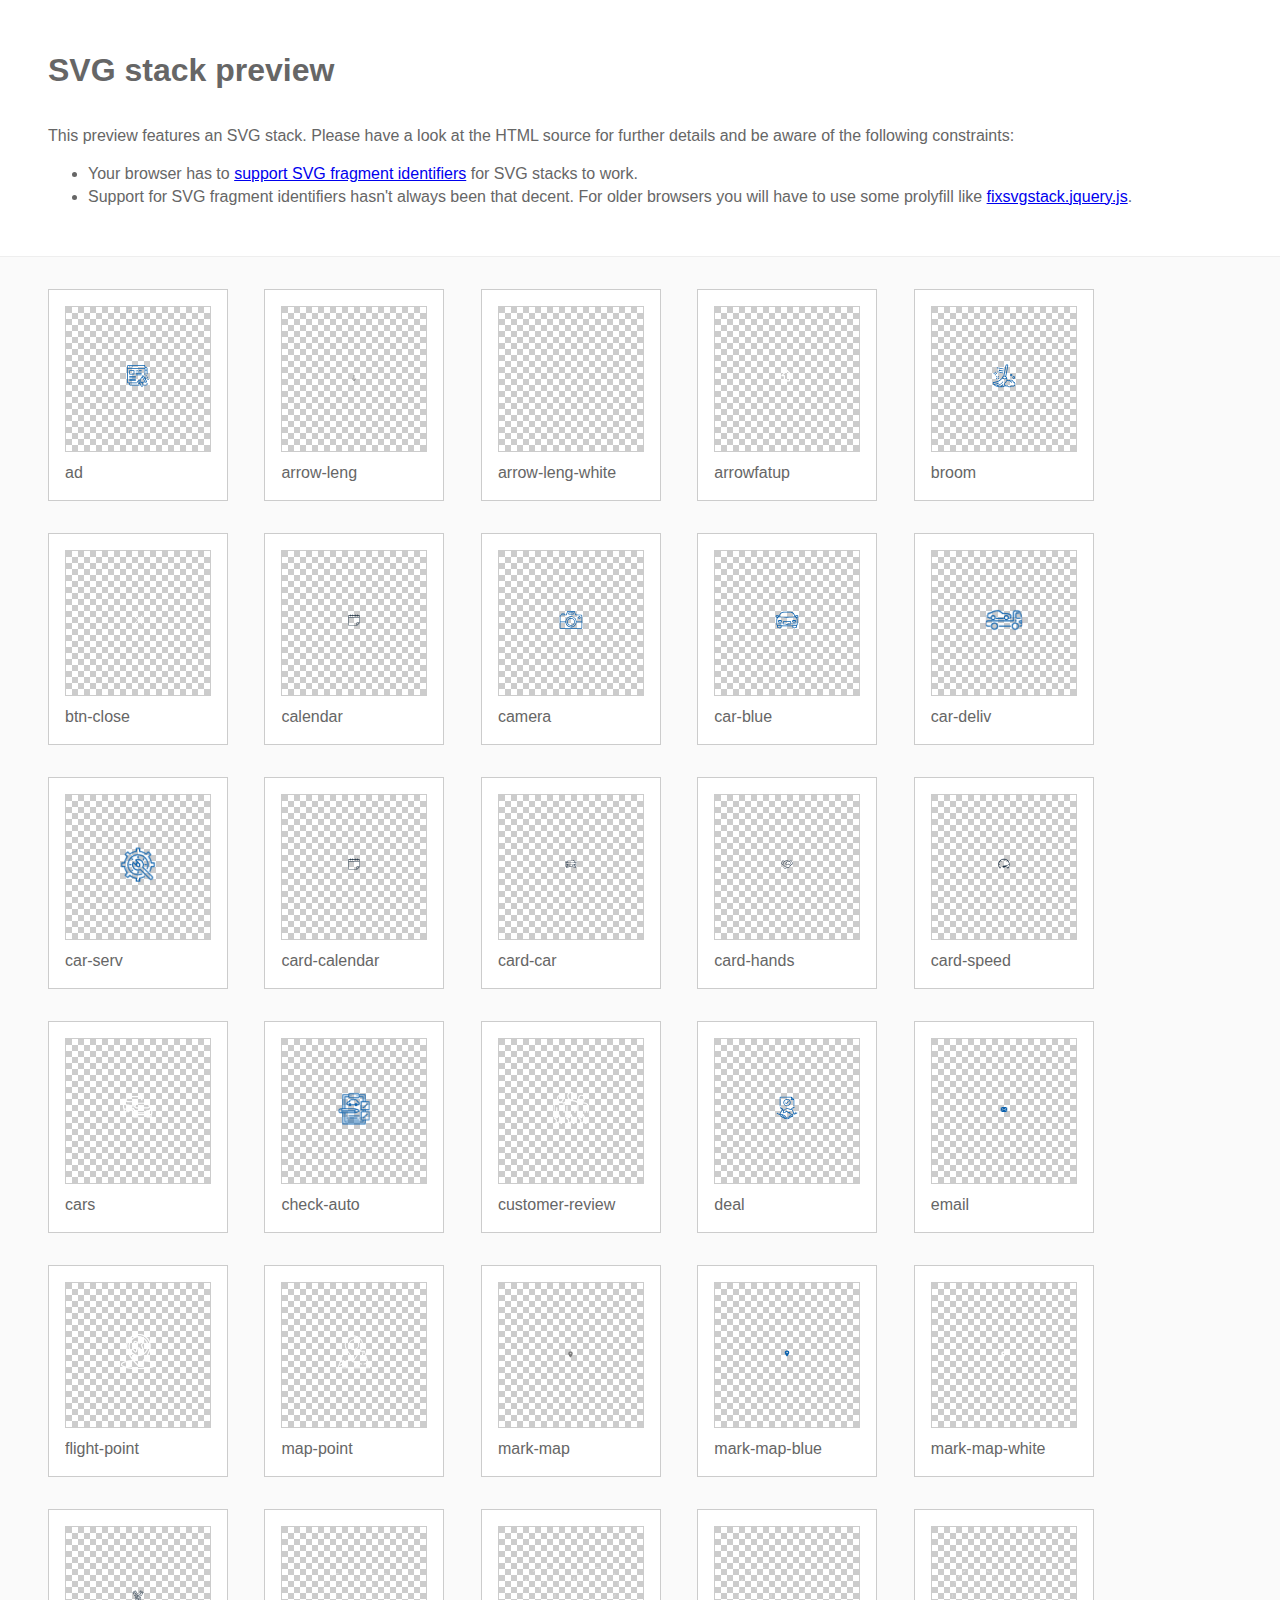
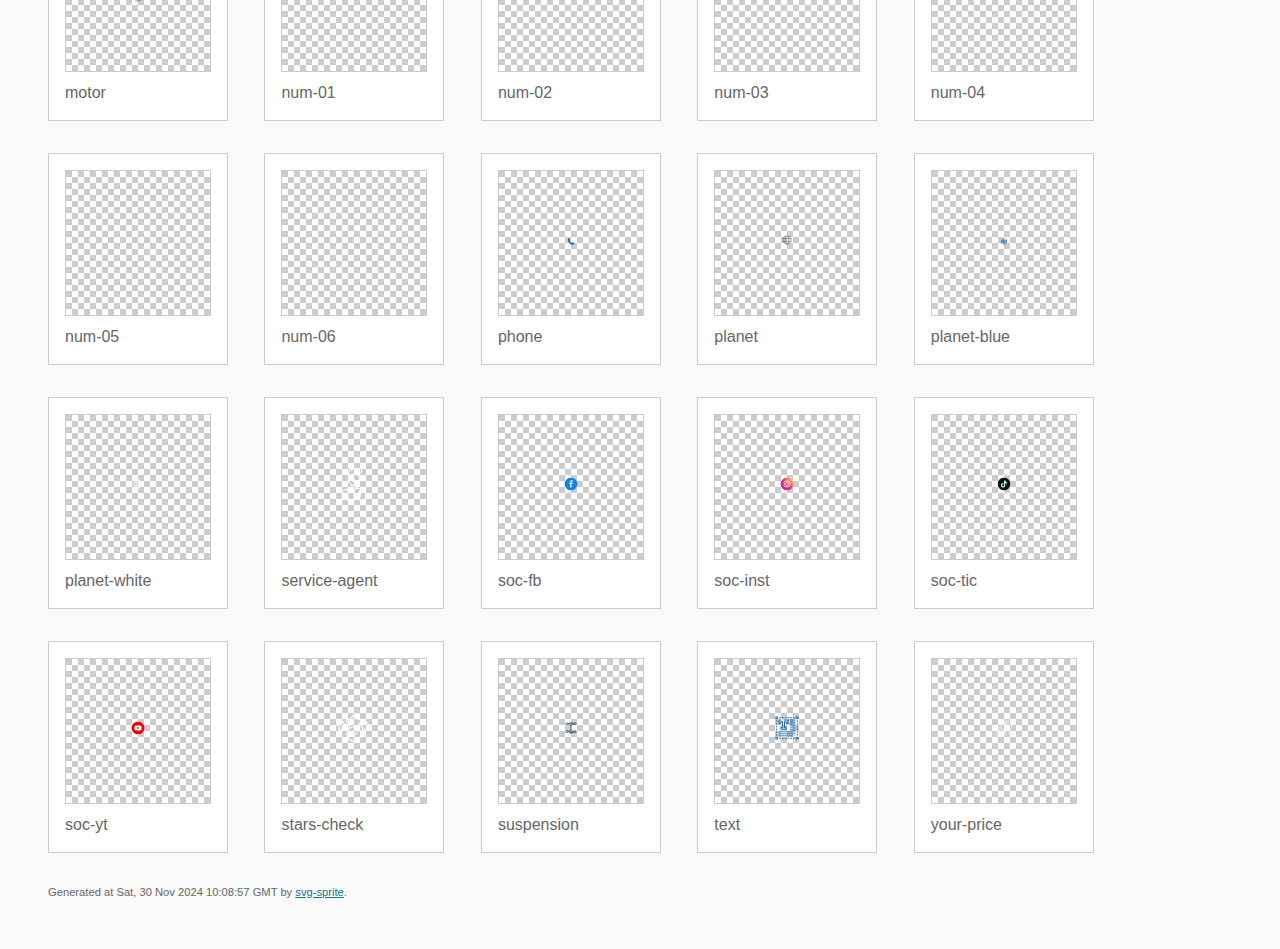
<file: images/stack/sprite.stack.html>
<!DOCTYPE html>
<html lang="en" xmlns="http://www.w3.org/1999/xhtml">
	<head>
		<meta charset="utf-8"/>
		<meta http-equiv="X-UA-Compatible" content="IE=Edge"/>
		<title>SVG stack preview | svg-sprite</title>
		<style>@charset "UTF-8";body{padding:0;margin:0;color:#666;background:#fafafa;font-family:Arial,Helvetica,sans-serif;font-size:1em;line-height:1.4}header{display:block;padding:3em 3em 2em 3em;background-color:#fff}header p{margin:2em 0 0 0}section{border-top:1px solid #eee;padding:2em 3em 0 3em}section ul{margin:0;padding:0}section li{display:inline;display:inline-block;background-color:#fff;position:relative;margin:0 2em 2em 0;vertical-align:top;border:1px solid #ccc;padding:1em 1em 3em 1em;cursor:default}.icon-box{margin:0;width:144px;height:144px;position:relative;background:#ccc url("[data-uri]") top left repeat;border:1px solid #ccc;display:table-cell;vertical-align:middle;text-align:center}.icon{display:inline;display:inline-block}h1{margin-top:0}h2{margin:0;padding:0;font-size:1em;font-weight:normal;white-space:nowrap;overflow:hidden;text-overflow:ellipsis;position:absolute;left:1em;right:1em;bottom:1em}footer{display:block;margin:0;padding:0 3em 3em 3em}footer p{margin:0;font-size:.7em}footer a{color:#0f7595;margin-left:0}</style>

<!--

Sprite shape dimensions
====================================================================================================
You will need to set the sprite shape dimensions via CSS when you use them as stack SVGs, otherwise
they would become a huge 100% in size. You may use the following dimension classes for doing so.
They might well be outsourced to an external stylesheet of course.

-->

<style type="text/css">
	.svg-ad-dims { width: 40px; height: 40px; }
	.svg-arrow-leng-dims { width: 12px; height: 12px; }
	.svg-arrow-leng-white-dims { width: 12px; height: 12px; }
	.svg-arrowfatup-dims { width: 24px; height: 24px; }
	.svg-broom-dims { width: 40px; height: 40px; }
	.svg-btn-close-dims { width: 16px; height: 16px; }
	.svg-calendar-dims { width: 20px; height: 20px; }
	.svg-camera-dims { width: 40px; height: 40px; }
	.svg-car-blue-dims { width: 40px; height: 40px; }
	.svg-car-deliv-dims { width: 64px; height: 64px; }
	.svg-car-serv-dims { width: 64px; height: 64px; }
	.svg-card-calendar-dims { width: 20px; height: 20px; }
	.svg-card-car-dims { width: 20px; height: 20px; }
	.svg-card-hands-dims { width: 20px; height: 20px; }
	.svg-card-speed-dims { width: 20px; height: 20px; }
	.svg-cars-dims { width: 60px; height: 60px; }
	.svg-check-auto-dims { width: 64px; height: 64px; }
	.svg-customer-review-dims { width: 60px; height: 60px; }
	.svg-deal-dims { width: 40px; height: 40px; }
	.svg-email-dims { width: 12px; height: 13px; }
	.svg-flight-point-dims { width: 61px; height: 61px; }
	.svg-map-point-dims { width: 60px; height: 60px; }
	.svg-mark-map-dims { width: 11px; height: 11px; }
	.svg-mark-map-blue-dims { width: 12px; height: 13px; }
	.svg-mark-map-white-dims { width: 11px; height: 11px; }
	.svg-motor-dims { width: 20px; height: 20px; }
	.svg-num-01-dims { width: 81px; height: 60px; }
	.svg-num-02-dims { width: 100px; height: 60px; }
	.svg-num-03-dims { width: 100px; height: 60px; }
	.svg-num-04-dims { width: 110px; height: 60px; }
	.svg-num-05-dims { width: 101px; height: 60px; }
	.svg-num-06-dims { width: 105px; height: 60px; }
	.svg-phone-dims { width: 12px; height: 13px; }
	.svg-planet-dims { width: 16px; height: 16px; }
	.svg-planet-blue-dims { width: 12px; height: 13px; }
	.svg-planet-white-dims { width: 16px; height: 16px; }
	.svg-service-agent-dims { width: 60px; height: 60px; }
	.svg-soc-fb-dims { width: 22px; height: 22px; }
	.svg-soc-inst-dims { width: 22px; height: 22px; }
	.svg-soc-tic-dims { width: 22px; height: 22px; }
	.svg-soc-yt-dims { width: 22px; height: 22px; }
	.svg-stars-check-dims { width: 60px; height: 60px; }
	.svg-suspension-dims { width: 20px; height: 20px; }
	.svg-text-dims { width: 40px; height: 40px; }
	.svg-your-price-dims { width: 29px; height: 28px; }
</style>

<!--
====================================================================================================
-->

	</head>
	<body>
		<header>
			<h1>SVG stack preview</h1>
			<p>This preview features an SVG stack. Please have a look at the HTML source for further details and be aware of the following constraints:</p>
			<ul>
				<li>Your browser has to <a href="http://caniuse.com/#feat=svg-fragment" target="_blank" rel="noopener noreferrer">support SVG fragment identifiers</a> for SVG stacks to work.</li>
				<li>Support for SVG fragment identifiers hasn't always been that decent. For older browsers you will have to use some prolyfill like <a href="https://github.com/preciousforever/SVG-Stacker/blob/master/fixsvgstack.jquery.js" target="_blank" rel="noopener noreferrer">fixsvgstack.jquery.js</a>.</li>
			</ul>
		</header>
		<section>

<!--

SVG stack
====================================================================================================
These SVG images make use of fragment identifiers (IDs) to reference certain portions of the
external sprite. By default, all shapes inside the sprite are hidden by CSS. The `:target` pseudo
selector is used to show the very shape that is referenced by the fragment identifier.

-->

			<ul>

				<li title="ad">
					<div class="icon-box">

						<!-- ad -->
						<img src="../icons/icons.svg#ad" class="svg-ad-dims" alt="ad"/>

					</div>
					<h2>ad</h2>
				</li>
				<li title="arrow-leng">
					<div class="icon-box">

						<!-- arrow-leng -->
						<img src="../icons/icons.svg#arrow-leng" class="svg-arrow-leng-dims" alt="arrow-leng"/>

					</div>
					<h2>arrow-leng</h2>
				</li>
				<li title="arrow-leng-white">
					<div class="icon-box">

						<!-- arrow-leng-white -->
						<img src="../icons/icons.svg#arrow-leng-white" class="svg-arrow-leng-white-dims" alt="arrow-leng-white"/>

					</div>
					<h2>arrow-leng-white</h2>
				</li>
				<li title="arrowfatup">
					<div class="icon-box">

						<!-- arrowfatup -->
						<img src="../icons/icons.svg#arrowfatup" class="svg-arrowfatup-dims" alt="arrowfatup"/>

					</div>
					<h2>arrowfatup</h2>
				</li>
				<li title="broom">
					<div class="icon-box">

						<!-- broom -->
						<img src="../icons/icons.svg#broom" class="svg-broom-dims" alt="broom"/>

					</div>
					<h2>broom</h2>
				</li>
				<li title="btn-close">
					<div class="icon-box">

						<!-- btn-close -->
						<img src="../icons/icons.svg#btn-close" class="svg-btn-close-dims" alt="btn-close"/>

					</div>
					<h2>btn-close</h2>
				</li>
				<li title="calendar">
					<div class="icon-box">

						<!-- calendar -->
						<img src="../icons/icons.svg#calendar" class="svg-calendar-dims" alt="calendar"/>

					</div>
					<h2>calendar</h2>
				</li>
				<li title="camera">
					<div class="icon-box">

						<!-- camera -->
						<img src="../icons/icons.svg#camera" class="svg-camera-dims" alt="camera"/>

					</div>
					<h2>camera</h2>
				</li>
				<li title="car-blue">
					<div class="icon-box">

						<!-- car-blue -->
						<img src="../icons/icons.svg#car-blue" class="svg-car-blue-dims" alt="car-blue"/>

					</div>
					<h2>car-blue</h2>
				</li>
				<li title="car-deliv">
					<div class="icon-box">

						<!-- car-deliv -->
						<img src="../icons/icons.svg#car-deliv" class="svg-car-deliv-dims" alt="car-deliv"/>

					</div>
					<h2>car-deliv</h2>
				</li>
				<li title="car-serv">
					<div class="icon-box">

						<!-- car-serv -->
						<img src="../icons/icons.svg#car-serv" class="svg-car-serv-dims" alt="car-serv"/>

					</div>
					<h2>car-serv</h2>
				</li>
				<li title="card-calendar">
					<div class="icon-box">

						<!-- card-calendar -->
						<img src="../icons/icons.svg#card-calendar" class="svg-card-calendar-dims" alt="card-calendar"/>

					</div>
					<h2>card-calendar</h2>
				</li>
				<li title="card-car">
					<div class="icon-box">

						<!-- card-car -->
						<img src="../icons/icons.svg#card-car" class="svg-card-car-dims" alt="card-car"/>

					</div>
					<h2>card-car</h2>
				</li>
				<li title="card-hands">
					<div class="icon-box">

						<!-- card-hands -->
						<img src="../icons/icons.svg#card-hands" class="svg-card-hands-dims" alt="card-hands"/>

					</div>
					<h2>card-hands</h2>
				</li>
				<li title="card-speed">
					<div class="icon-box">

						<!-- card-speed -->
						<img src="../icons/icons.svg#card-speed" class="svg-card-speed-dims" alt="card-speed"/>

					</div>
					<h2>card-speed</h2>
				</li>
				<li title="cars">
					<div class="icon-box">

						<!-- cars -->
						<img src="../icons/icons.svg#cars" class="svg-cars-dims" alt="cars"/>

					</div>
					<h2>cars</h2>
				</li>
				<li title="check-auto">
					<div class="icon-box">

						<!-- check-auto -->
						<img src="../icons/icons.svg#check-auto" class="svg-check-auto-dims" alt="check-auto"/>

					</div>
					<h2>check-auto</h2>
				</li>
				<li title="customer-review">
					<div class="icon-box">

						<!-- customer-review -->
						<img src="../icons/icons.svg#customer-review" class="svg-customer-review-dims" alt="customer-review"/>

					</div>
					<h2>customer-review</h2>
				</li>
				<li title="deal">
					<div class="icon-box">

						<!-- deal -->
						<img src="../icons/icons.svg#deal" class="svg-deal-dims" alt="deal"/>

					</div>
					<h2>deal</h2>
				</li>
				<li title="email">
					<div class="icon-box">

						<!-- email -->
						<img src="../icons/icons.svg#email" class="svg-email-dims" alt="email"/>

					</div>
					<h2>email</h2>
				</li>
				<li title="flight-point">
					<div class="icon-box">

						<!-- flight-point -->
						<img src="../icons/icons.svg#flight-point" class="svg-flight-point-dims" alt="flight-point"/>

					</div>
					<h2>flight-point</h2>
				</li>
				<li title="map-point">
					<div class="icon-box">

						<!-- map-point -->
						<img src="../icons/icons.svg#map-point" class="svg-map-point-dims" alt="map-point"/>

					</div>
					<h2>map-point</h2>
				</li>
				<li title="mark-map">
					<div class="icon-box">

						<!-- mark-map -->
						<img src="../icons/icons.svg#mark-map" class="svg-mark-map-dims" alt="mark-map"/>

					</div>
					<h2>mark-map</h2>
				</li>
				<li title="mark-map-blue">
					<div class="icon-box">

						<!-- mark-map-blue -->
						<img src="../icons/icons.svg#mark-map-blue" class="svg-mark-map-blue-dims" alt="mark-map-blue"/>

					</div>
					<h2>mark-map-blue</h2>
				</li>
				<li title="mark-map-white">
					<div class="icon-box">

						<!-- mark-map-white -->
						<img src="../icons/icons.svg#mark-map-white" class="svg-mark-map-white-dims" alt="mark-map-white"/>

					</div>
					<h2>mark-map-white</h2>
				</li>
				<li title="motor">
					<div class="icon-box">

						<!-- motor -->
						<img src="../icons/icons.svg#motor" class="svg-motor-dims" alt="motor"/>

					</div>
					<h2>motor</h2>
				</li>
				<li title="num-01">
					<div class="icon-box">

						<!-- num-01 -->
						<img src="../icons/icons.svg#num-01" class="svg-num-01-dims" alt="num-01"/>

					</div>
					<h2>num-01</h2>
				</li>
				<li title="num-02">
					<div class="icon-box">

						<!-- num-02 -->
						<img src="../icons/icons.svg#num-02" class="svg-num-02-dims" alt="num-02"/>

					</div>
					<h2>num-02</h2>
				</li>
				<li title="num-03">
					<div class="icon-box">

						<!-- num-03 -->
						<img src="../icons/icons.svg#num-03" class="svg-num-03-dims" alt="num-03"/>

					</div>
					<h2>num-03</h2>
				</li>
				<li title="num-04">
					<div class="icon-box">

						<!-- num-04 -->
						<img src="../icons/icons.svg#num-04" class="svg-num-04-dims" alt="num-04"/>

					</div>
					<h2>num-04</h2>
				</li>
				<li title="num-05">
					<div class="icon-box">

						<!-- num-05 -->
						<img src="../icons/icons.svg#num-05" class="svg-num-05-dims" alt="num-05"/>

					</div>
					<h2>num-05</h2>
				</li>
				<li title="num-06">
					<div class="icon-box">

						<!-- num-06 -->
						<img src="../icons/icons.svg#num-06" class="svg-num-06-dims" alt="num-06"/>

					</div>
					<h2>num-06</h2>
				</li>
				<li title="phone">
					<div class="icon-box">

						<!-- phone -->
						<img src="../icons/icons.svg#phone" class="svg-phone-dims" alt="phone"/>

					</div>
					<h2>phone</h2>
				</li>
				<li title="planet">
					<div class="icon-box">

						<!-- planet -->
						<img src="../icons/icons.svg#planet" class="svg-planet-dims" alt="planet"/>

					</div>
					<h2>planet</h2>
				</li>
				<li title="planet-blue">
					<div class="icon-box">

						<!-- planet-blue -->
						<img src="../icons/icons.svg#planet-blue" class="svg-planet-blue-dims" alt="planet-blue"/>

					</div>
					<h2>planet-blue</h2>
				</li>
				<li title="planet-white">
					<div class="icon-box">

						<!-- planet-white -->
						<img src="../icons/icons.svg#planet-white" class="svg-planet-white-dims" alt="planet-white"/>

					</div>
					<h2>planet-white</h2>
				</li>
				<li title="service-agent">
					<div class="icon-box">

						<!-- service-agent -->
						<img src="../icons/icons.svg#service-agent" class="svg-service-agent-dims" alt="service-agent"/>

					</div>
					<h2>service-agent</h2>
				</li>
				<li title="soc-fb">
					<div class="icon-box">

						<!-- soc-fb -->
						<img src="../icons/icons.svg#soc-fb" class="svg-soc-fb-dims" alt="soc-fb"/>

					</div>
					<h2>soc-fb</h2>
				</li>
				<li title="soc-inst">
					<div class="icon-box">

						<!-- soc-inst -->
						<img src="../icons/icons.svg#soc-inst" class="svg-soc-inst-dims" alt="soc-inst"/>

					</div>
					<h2>soc-inst</h2>
				</li>
				<li title="soc-tic">
					<div class="icon-box">

						<!-- soc-tic -->
						<img src="../icons/icons.svg#soc-tic" class="svg-soc-tic-dims" alt="soc-tic"/>

					</div>
					<h2>soc-tic</h2>
				</li>
				<li title="soc-yt">
					<div class="icon-box">

						<!-- soc-yt -->
						<img src="../icons/icons.svg#soc-yt" class="svg-soc-yt-dims" alt="soc-yt"/>

					</div>
					<h2>soc-yt</h2>
				</li>
				<li title="stars-check">
					<div class="icon-box">

						<!-- stars-check -->
						<img src="../icons/icons.svg#stars-check" class="svg-stars-check-dims" alt="stars-check"/>

					</div>
					<h2>stars-check</h2>
				</li>
				<li title="suspension">
					<div class="icon-box">

						<!-- suspension -->
						<img src="../icons/icons.svg#suspension" class="svg-suspension-dims" alt="suspension"/>

					</div>
					<h2>suspension</h2>
				</li>
				<li title="text">
					<div class="icon-box">

						<!-- text -->
						<img src="../icons/icons.svg#text" class="svg-text-dims" alt="text"/>

					</div>
					<h2>text</h2>
				</li>
				<li title="your-price">
					<div class="icon-box">

						<!-- your-price -->
						<img src="../icons/icons.svg#your-price" class="svg-your-price-dims" alt="your-price"/>

					</div>
					<h2>your-price</h2>
				</li>
			</ul>

<!--
====================================================================================================
-->

		</section>
		<footer>
			<p>Generated at Sat, 30 Nov 2024 10:08:57 GMT by <a href="https://github.com/svg-sprite/svg-sprite" target="_blank" rel="noopener noreferrer">svg-sprite</a>.</p>
		</footer>
	</body>
</html>
</file>
<file: css/style.min.css>
@charset "UTF-8";
                                                            @font-face {
                                                                font-family: Montserrat;
                                                                font-display: swap;
                                                                src: url(../fonts/Montserrat-Bold.woff2) format("woff2"), url(../fonts/Montserrat-Bold.woff) format("woff"), url(../fonts/Montserrat-Bold.ttf) format("truetype");
                                                                font-weight: 700;
                                                                font-style: normal
                                                            }
                                                            
                                                            @font-face {
                                                                font-family: Montserrat;
                                                                font-display: swap;
                                                                src: url(../fonts/Montserrat-ExtraBold.woff2) format("woff2"), url(../fonts/Montserrat-ExtraBold.woff) format("woff"), url(../fonts/Montserrat-ExtraBold.ttf) format("truetype");
                                                                font-weight: 800;
                                                                font-style: normal
                                                            }
                                                            
                                                            @font-face {
                                                                font-family: Montserrat;
                                                                font-display: swap;
                                                                src: url(../fonts/Montserrat-Medium.woff2) format("woff2"), url(../fonts/Montserrat-Medium.woff) format("woff"), url(../fonts/Montserrat-Medium.ttf) format("truetype");
                                                                font-weight: 500;
                                                                font-style: normal
                                                            }
                                                            
                                                            @font-face {
                                                                font-family: Montserrat;
                                                                font-display: swap;
                                                                src: url(../fonts/Montserrat-SemiBold.woff2) format("woff2"), url(../fonts/Montserrat-SemiBold.woff) format("woff"), url(../fonts/Montserrat-SemiBold.ttf) format("truetype");
                                                                font-weight: 600;
                                                                font-style: normal
                                                            }
                                                            
                                                            a,
                                                            abbr,
                                                            acronym,
                                                            address,
                                                            applet,
                                                            article,
                                                            aside,
                                                            audio,
                                                            b,
                                                            big,
                                                            blockquote,
                                                            body,
                                                            button,
                                                            canvas,
                                                            caption,
                                                            center,
                                                            cite,
                                                            code,
                                                            dd,
                                                            del,
                                                            details,
                                                            dfn,
                                                            div,
                                                            dl,
                                                            dt,
                                                            em,
                                                            embed,
                                                            fieldset,
                                                            figcaption,
                                                            figure,
                                                            footer,
                                                            form,
                                                            h1,
                                                            h2,
                                                            h3,
                                                            h4,
                                                            h5,
                                                            h6,
                                                            header,
                                                            hgroup,
                                                            html,
                                                            i,
                                                            iframe,
                                                            img,
                                                            input,
                                                            ins,
                                                            kbd,
                                                            label,
                                                            legend,
                                                            li,
                                                            mark,
                                                            menu,
                                                            nav,
                                                            object,
                                                            ol,
                                                            output,
                                                            p,
                                                            pre,
                                                            q,
                                                            ruby,
                                                            s,
                                                            samp,
                                                            section,
                                                            small,
                                                            span,
                                                            strike,
                                                            strong,
                                                            sub,
                                                            summary,
                                                            sup,
                                                            table,
                                                            tbody,
                                                            td,
                                                            textarea,
                                                            tfoot,
                                                            th,
                                                            thead,
                                                            time,
                                                            tr,
                                                            tt,
                                                            u,
                                                            ul,
                                                            var,
                                                            video {
                                                                margin: 0;
                                                                padding: 0;
                                                                border: 0;
                                                                font-size: 100%;
                                                                font: inherit;
                                                                vertical-align: baseline;
                                                                -webkit-box-sizing: border-box;
                                                                box-sizing: border-box
                                                            }
                                                            
                                                             :focus {
                                                                outline: 0
                                                            }
                                                            
                                                            article,
                                                            aside,
                                                            details,
                                                            figcaption,
                                                            figure,
                                                            footer,
                                                            header,
                                                            hgroup,
                                                            menu,
                                                            nav,
                                                            section {
                                                                display: block
                                                            }
                                                            
                                                            body {
                                                                line-height: 1
                                                            }
                                                            
                                                            ol,
                                                            ul {
                                                                list-style: none
                                                            }
                                                            
                                                            blockquote,
                                                            q {
                                                                quotes: none
                                                            }
                                                            
                                                            blockquote:after,
                                                            blockquote:before,
                                                            q:after,
                                                            q:before {
                                                                content: "";
                                                                content: none
                                                            }
                                                            
                                                            table {
                                                                border-collapse: collapse;
                                                                border-spacing: 0
                                                            }
                                                            
                                                            input[type=search]::-webkit-search-cancel-button,
                                                            input[type=search]::-webkit-search-decoration,
                                                            input[type=search]::-webkit-search-results-button,
                                                            input[type=search]::-webkit-search-results-decoration {
                                                                -webkit-appearance: none;
                                                                -moz-appearance: none
                                                            }
                                                            
                                                            input[type=search] {
                                                                -webkit-appearance: none;
                                                                -moz-appearance: none;
                                                                -webkit-box-sizing: content-box;
                                                                box-sizing: content-box
                                                            }
                                                            
                                                            textarea {
                                                                overflow: auto;
                                                                vertical-align: top;
                                                                resize: vertical
                                                            }
                                                            
                                                            audio,
                                                            canvas,
                                                            video {
                                                                display: inline-block;
                                                                max-width: 100%
                                                            }
                                                            
                                                            audio:not([controls]) {
                                                                display: none;
                                                                height: 0
                                                            }
                                                            
                                                            [hidden] {
                                                                display: none
                                                            }
                                                            
                                                            html {
                                                                font-size: 100%;
                                                                -webkit-text-size-adjust: 100%;
                                                                -ms-text-size-adjust: 100%
                                                            }
                                                            
                                                            a:focus {
                                                                outline: thin dotted
                                                            }
                                                            
                                                            a:active,
                                                            a:hover {
                                                                outline: 0
                                                            }
                                                            
                                                            img {
                                                                border: 0;
                                                                -ms-interpolation-mode: bicubic
                                                            }
                                                            
                                                            figure {
                                                                margin: 0
                                                            }
                                                            
                                                            form {
                                                                margin: 0
                                                            }
                                                            
                                                            fieldset {
                                                                border: 1px solid silver;
                                                                margin: 0 2px;
                                                                padding: .35em .625em .75em
                                                            }
                                                            
                                                            legend {
                                                                border: 0;
                                                                padding: 0;
                                                                white-space: normal
                                                            }
                                                            
                                                            button,
                                                            input,
                                                            select,
                                                            textarea {
                                                                font-size: 100%;
                                                                margin: 0;
                                                                vertical-align: baseline
                                                            }
                                                            
                                                            button,
                                                            input {
                                                                line-height: normal
                                                            }
                                                            
                                                            button,
                                                            select {
                                                                text-transform: none
                                                            }
                                                            
                                                            button,
                                                            html input[type=button],
                                                            input[type=reset],
                                                            input[type=submit] {
                                                                -webkit-appearance: button;
                                                                cursor: pointer
                                                            }
                                                            
                                                            button[disabled],
                                                            html input[disabled] {
                                                                cursor: default
                                                            }
                                                            
                                                            input[type=checkbox],
                                                            input[type=radio] {
                                                                -webkit-box-sizing: border-box;
                                                                box-sizing: border-box;
                                                                padding: 0
                                                            }
                                                            
                                                            input[type=search] {
                                                                -webkit-appearance: textfield;
                                                                -webkit-box-sizing: content-box;
                                                                box-sizing: content-box
                                                            }
                                                            
                                                            input[type=search]::-webkit-search-cancel-button,
                                                            input[type=search]::-webkit-search-decoration {
                                                                -webkit-appearance: none
                                                            }
                                                            
                                                            button::-moz-focus-inner,
                                                            input::-moz-focus-inner {
                                                                border: 0;
                                                                padding: 0
                                                            }
                                                            
                                                            textarea {
                                                                overflow: auto;
                                                                vertical-align: top
                                                            }
                                                            
                                                            table {
                                                                border-collapse: collapse;
                                                                border-spacing: 0
                                                            }
                                                            
                                                            button,
                                                            html,
                                                            input,
                                                            select,
                                                            textarea {
                                                                color: #222
                                                            }
                                                            
                                                             ::-moz-selection {
                                                                background: #b3d4fc;
                                                                text-shadow: none
                                                            }
                                                            
                                                             ::selection {
                                                                background: #b3d4fc;
                                                                text-shadow: none
                                                            }
                                                            
                                                            img {
                                                                vertical-align: middle
                                                            }
                                                            
                                                            fieldset {
                                                                border: 0;
                                                                margin: 0;
                                                                padding: 0
                                                            }
                                                            
                                                            textarea {
                                                                resize: vertical
                                                            }
                                                            
                                                            .chromeframe {
                                                                margin: .2em 0;
                                                                background: #ccc;
                                                                color: #000;
                                                                padding: .2em 0
                                                            }
                                                            
                                                             :root {
                                                                --mq-size-sm: 540px;
                                                                --mq-size-md: 716px;
                                                                --mq-size-lg: 960px;
                                                                --mq-size-xl: 1170px;
                                                                --mq-size-xl: 1170px;
                                                                --mq-size-xxl: 1320px;
                                                                --theme-color-white: #fff;
                                                                --theme-color-black: #000;
                                                                --theme-color-base: #013976;
                                                                --theme-color-second: #F4F4F4;
                                                                --theme-color-three: #1C2E42;
                                                                --theme-color-four: #273A50;
                                                                --theme-color-five: #0B1B2D;
                                                                --theme-color-six: #E7E7E7;
                                                                --text-color-base: #646464;
                                                                --text-color-secondary: #101010;
                                                                --text-color-three: #E62828;
                                                                --text-color-four: #0960AD;
                                                                --text-color-five: #101010;
                                                                --btn-color-base: #E6230F;
                                                                --btn-color-second: #1C2E42
                                                            }
                                                            
                                                            body {
                                                                background: var(--theme-color-second)
                                                            }
                                                            
                                                            h1 {
                                                                font-family: Montserrat;
                                                                font-weight: 800;
                                                                font-size: 25px;
                                                                line-height: 152%;
                                                                letter-spacing: .05rem
                                                            }
                                                            
                                                            h2 {
                                                                font-family: Montserrat;
                                                                font-weight: 800;
                                                                font-size: 22px;
                                                                line-height: 142%;
                                                                letter-spacing: .04rem
                                                            }
                                                            
                                                            h3 {
                                                                font-family: Montserrat;
                                                                font-weight: 700;
                                                                font-size: 20px
                                                            }
                                                            
                                                            h4 {
                                                                font-family: Montserrat
                                                            }
                                                            
                                                            p {
                                                                font-family: Montserrat;
                                                                font-weight: 500;
                                                                font-size: 15px;
                                                                line-height: 182%;
                                                                letter-spacing: .05rem
                                                            }
                                                            
                                                            button {
                                                                font-family: Montserrat;
                                                                font-weight: 700;
                                                                font-size: 14px
                                                            }
                                                            
                                                            .logo {
                                                                display: block;
                                                                width: 196px;
                                                                height: 19px
                                                            }
                                                            
                                                            .logo_img {
                                                                width: 100%;
                                                                height: 100%;
                                                                -o-object-fit: contain;
                                                                object-fit: contain;
                                                                -o-object-position: center;
                                                                object-position: center;
                                                                /* ==========
                        ПРАВКИ
                        ==========*/
                                                                margin-top: 5px;
                                                            }
                                                            
                                                            .logo_img--head {
                                                                display: none
                                                            }
                                                            
                                                            .logo_img--menu {
                                                                display: block
                                                            }
                                                            
                                                            .btn-second {
                                                                padding: 14px 0;
                                                                border-radius: 50px;
                                                                color: var(--theme-color-white);
                                                                background: var(--btn-color-base);
                                                                font-family: Montserrat;
                                                                font-weight: 700;
                                                                font-size: 14px;
                                                                text-align: center;
                                                                text-decoration: none;
                                                                -webkit-transition: .3s;
                                                                transition: .3s
                                                            }
                                                            
                                                            .btn-menu {
                                                                position: relative;
                                                                width: 28px;
                                                                height: 21px;
                                                                background-color: transparent;
                                                                z-index: 100
                                                            }
                                                            
                                                            .btn-menu_line {
                                                                position: absolute;
                                                                width: 60%;
                                                                height: 2px;
                                                                top: calc(50% - 2px);
                                                                right: 0;
                                                                border-radius: 2px;
                                                                background-color: var(--theme-color-white);
                                                                -webkit-transition: .3s;
                                                                transition: .3s
                                                            }
                                                            
                                                            .btn-menu_click-area {
                                                                position: absolute;
                                                                display: block;
                                                                width: 50px;
                                                                height: 50px;
                                                                top: -15px;
                                                                left: -10px
                                                            }
                                                            
                                                            .btn-menu::before {
                                                                display: block;
                                                                content: "";
                                                                position: absolute;
                                                                width: 100%;
                                                                height: 2px;
                                                                top: 0;
                                                                right: 0;
                                                                border-radius: 2px;
                                                                background-color: var(--theme-color-white);
                                                                -webkit-transition: .3s;
                                                                transition: .3s
                                                            }
                                                            
                                                            .btn-menu::after {
                                                                display: block;
                                                                content: "";
                                                                position: absolute;
                                                                width: 80%;
                                                                height: 2px;
                                                                bottom: 0;
                                                                right: 0;
                                                                border-radius: 2px;
                                                                background-color: var(--theme-color-white);
                                                                -webkit-transition: .3s;
                                                                transition: .3s
                                                            }
                                                            
                                                            .btn-menu--active .btn-menu_line {
                                                                width: 0
                                                            }
                                                            
                                                            .btn-menu--active::before {
                                                                width: 97%;
                                                                -webkit-transform-origin: 100% 0;
                                                                -ms-transform-origin: 100% 0;
                                                                transform-origin: 100% 0;
                                                                -webkit-transform: rotateZ(-45deg);
                                                                -ms-transform: rotate(-45deg);
                                                                transform: rotateZ(-45deg)
                                                            }
                                                            
                                                            .btn-menu--active::after {
                                                                width: 97%;
                                                                -webkit-transform-origin: 100% 100%;
                                                                -ms-transform-origin: 100% 100%;
                                                                transform-origin: 100% 100%;
                                                                -webkit-transform: rotateZ(45deg);
                                                                -ms-transform: rotate(45deg);
                                                                transform: rotateZ(45deg)
                                                            }
                                                            
                                                            .btn-top_wrap {
                                                                position: fixed;
                                                                bottom: 100px;
                                                                width: 100%;
                                                                z-index: 200
                                                            }
                                                            
                                                            .btn-top_body {
                                                                display: block;
                                                                position: absolute;
                                                                width: 56px;
                                                                height: 56px;
                                                                right: 40px;
                                                                border-radius: 8px;
                                                                background-color: var(--theme-color-base);
                                                                opacity: 0;
                                                                -webkit-transition: opacity .5s ease-in-out;
                                                                transition: opacity .5s ease-in-out
                                                            }
                                                            
                                                            .btn-top_body--active {
                                                                opacity: 1;
                                                                -webkit-transition: opacity .5s ease-in-out;
                                                                transition: opacity .5s ease-in-out
                                                            }
                                                            
                                                            .btn-top_icon {
                                                                position: absolute;
                                                                width: 56px;
                                                                height: 56px;
                                                                top: 50%;
                                                                left: 50%;
                                                                -webkit-transform: translate(-50%, -50%);
                                                                -ms-transform: translate(-50%, -50%);
                                                                transform: translate(-50%, -50%);
                                                                -webkit-transition: .3s ease;
                                                                transition: .3s ease;
                                                                z-index: 200
                                                            }
                                                            
                                                            .inp-base {
                                                                width: 100%;
                                                                height: 42px;
                                                                padding: 12px 15px;
                                                                background-color: var(--theme-color-second);
                                                                border-radius: 25px;
                                                                font-family: Montserrat;
                                                                font-size: 14px;
                                                                font-weight: 500;
                                                                line-height: 140%;
                                                                letter-spacing: .03rem
                                                            }
                                                            
                                                            .textarea-base {
                                                                width: 100%;
                                                                height: 120px;
                                                                padding: 12px 15px;
                                                                background-color: var(--theme-color-second);
                                                                border-radius: 25px;
                                                                font-family: Montserrat;
                                                                font-size: 14px;
                                                                font-weight: 500;
                                                                line-height: 140%;
                                                                letter-spacing: .03rem;
                                                                resize: none
                                                            }
                                                            
                                                            .slick-list {
                                                                min-width: 0;
                                                                overflow: hidden
                                                            }
                                                            
                                                            .slick-track {
                                                                display: -webkit-box;
                                                                display: -ms-flexbox;
                                                                display: flex
                                                            }
                                                            
                                                            .slick-slide {
                                                                height: 100vh
                                                            }
                                                            
                                                            .slick-slide div {
                                                                text-align: center
                                                            }
                                                            
                                                            .header-wrap {
                                                                position: relative;
                                                                /* ==========
                        ПРАВКИ
                        ==========*/
                                                                margin-top: -10px;
                                                            }
                                                            
                                                            .header-wrap::before {
                                                                display: block;
                                                                position: absolute;
                                                                content: "";
                                                                width: 100vw;
                                                                height: 53px;
                                                                bottom: -1px;
                                                                background-color: var(--theme-color-five);
                                                                -webkit-transition: .5s;
                                                                transition: .5s
                                                            }
                                                            
                                                            .header-wrap--active::before {
                                                                background-color: var(--theme-color-five)
                                                            }
                                                            
                                                            .header {
                                                                position: relative;
                                                                display: -webkit-box;
                                                                display: -ms-flexbox;
                                                                display: flex;
                                                                -ms-flex-wrap: wrap;
                                                                flex-wrap: wrap;
                                                                -webkit-box-pack: justify;
                                                                -ms-flex-pack: justify;
                                                                justify-content: space-between;
                                                                padding: 15px 10px;
                                                                -webkit-transition: .5s;
                                                                transition: .5s
                                                            }
                                                            
                                                            .header--active::before {
                                                                display: block;
                                                                position: absolute;
                                                                content: "";
                                                                width: 1000vw;
                                                                height: 1000vh;
                                                                top: 0;
                                                                left: -50vw;
                                                                background-color: var(--theme-color-five);
                                                                -webkit-transition: .5s;
                                                                transition: .5s;
                                                                z-index: 1
                                                            }
                                                            
                                                            .header_content-wrap {
                                                                display: none;
                                                                position: absolute;
                                                                overflow: hidden;
                                                                width: 100%;
                                                                height: 0;
                                                                padding-top: 54px;
                                                                top: 51px;
                                                                right: 0;
                                                                background-color: transparent;
                                                                z-index: 10;
                                                                -webkit-transition: .3s;
                                                                transition: .3s
                                                            }
                                                            
                                                            .header_content-wrap--active {
                                                                display: block;
                                                                height: calc(100vh - 51px);
                                                                background-color: var(--theme-color-five);
                                                                overflow-y: auto
                                                            }
                                                            
                                                            .header_menu {
                                                                width: 340px;
                                                                margin: 0 auto
                                                            }
                                                            
                                                            .header_item {
                                                                margin-bottom: 20px;
                                                                font-family: Montserrat;
                                                                font-weight: 600;
                                                                font-size: 14px;
                                                                line-height: 142%;
                                                                letter-spacing: .04rem;
                                                                text-align: center
                                                            }
                                                            
                                                            .header_link {
                                                                color: var(--theme-color-white);
                                                                text-decoration: none
                                                            }
                                                            
                                                            .header_btn {
                                                                position: relative;
                                                                display: block;
                                                                width: 210px;
                                                                top: 0;
                                                                bottom: 0;
                                                                margin: 72px auto 37px auto;
                                                                padding: 19px 18px 19px 18px
                                                            }
                                                            
                                                            .header_contact {
                                                                display: -webkit-box;
                                                                display: -ms-flexbox;
                                                                display: flex;
                                                                -ms-flex-wrap: wrap;
                                                                flex-wrap: wrap;
                                                                -webkit-box-align: end;
                                                                -ms-flex-align: end;
                                                                align-items: flex-end;
                                                                -webkit-box-pack: center;
                                                                -ms-flex-pack: center;
                                                                justify-content: center;
                                                                margin: 0 auto 26px auto;
                                                                /* ==========
                        ПРАВКИ
                        ==========*/
                                                                margin-top: 5px;
                                                            }
                                                            
                                                            .header_phone {
                                                                width: 100%;
                                                                margin-bottom: 25px;
                                                                color: var(--theme-color-white);
                                                                font-family: Montserrat;
                                                                font-weight: 600;
                                                                font-size: 16px;
                                                                line-height: 100%;
                                                                letter-spacing: .05rem;
                                                                text-align: center;
                                                                text-decoration: none
                                                            }
                                                            
                                                            .header_phone-text {
                                                                font-weight: 500;
                                                                font-size: 12px
                                                            }
                                                            
                                                            .header_location-link {
                                                                position: relative;
                                                                padding-left: 15px;
                                                                border-bottom: 1px dashed var(--theme-color-white);
                                                                color: var(--theme-color-white);
                                                                font-family: Montserrat;
                                                                font-weight: 600;
                                                                font-size: 15px;
                                                                line-height: 100%;
                                                                letter-spacing: .04rem;
                                                                text-decoration: none
                                                            }
                                                            
                                                            .header_location-icon {
                                                                position: absolute;
                                                                top: -2px;
                                                                left: -8px;
                                                                height: 15px
                                                            }
                                                            
                                                            .header_location-icon--gray {
                                                                display: none
                                                            }
                                                            
                                                            .header_location-text {
                                                                display: inline-block;
                                                                padding-bottom: 4px
                                                            }
                                                            
                                                            .header_social-item {
                                                                display: inline-block;
                                                                width: 35px
                                                            }
                                                            
                                                            .header_social-icon {
                                                                height: 22px
                                                            }
                                                            
                                                            .header_langs {
                                                                position: relative;
                                                                display: -webkit-box;
                                                                display: -ms-flexbox;
                                                                display: flex;
                                                                -webkit-box-pack: end;
                                                                -ms-flex-pack: end;
                                                                justify-content: flex-end;
                                                                -webkit-box-align: center;
                                                                -ms-flex-align: center;
                                                                align-items: center;
                                                                width: 79px;
                                                                cursor: pointer
                                                            }
                                                            
                                                            .header_lang-icon {
                                                                height: 17px
                                                            }
                                                            
                                                            .header_lang-icon--gray {
                                                                display: none
                                                            }
                                                            
                                                            .header_lang {
                                                                color: var(--theme-color-white);
                                                                font-family: Montserrat;
                                                                font-weight: 500;
                                                                font-size: 17px;
                                                                line-height: 140%;
                                                                letter-spacing: .04rem;
                                                                text-decoration: none
                                                            }
                                                            
                                                            .header_lang--check {
                                                                color: var(--theme-color-white);
                                                                margin-bottom: 6px
                                                            }
                                                            
                                                            .header_lang-arrow {
                                                                height: 13px
                                                            }
                                                            
                                                            .header_lang-arrow--gray {
                                                                display: none
                                                            }
                                                            
                                                            .header_langs-box {
                                                                position: absolute;
                                                                display: -webkit-box;
                                                                display: -ms-flexbox;
                                                                display: flex;
                                                                -webkit-box-orient: vertical;
                                                                -webkit-box-direction: normal;
                                                                -ms-flex-direction: column;
                                                                flex-direction: column;
                                                                height: 0;
                                                                top: 26px;
                                                                left: 16px;
                                                                padding: 12px 14px;
                                                                border-radius: 5px;
                                                                background-color: var(--theme-color-base);
                                                                overflow: hidden;
                                                                opacity: 0;
                                                                -webkit-transition: .3s;
                                                                transition: .3s
                                                            }
                                                            
                                                            .header_langs-box--active {
                                                                height: 110px;
                                                                opacity: 1
                                                            }
                                                            
                                                            .header .logo {
                                                                position: relative;
                                                                z-index: 100
                                                            }
                                                            
                                                            .footer-wrap {
                                                                background-color: var(--theme-color-five)
                                                            }
                                                            
                                                            .footer {
                                                                padding: 0 10px
                                                            }
                                                            
                                                            .footer_content {
                                                                padding-top: 60px;
                                                                text-align: center
                                                            }
                                                            
                                                            .footer_item {
                                                                margin-bottom: 20px
                                                            }
                                                            
                                                            .footer_link {
                                                                color: var(--theme-color-white);
                                                                font-family: Montserrat;
                                                                font-weight: 600;
                                                                font-size: 14px;
                                                                line-height: 142%;
                                                                letter-spacing: .04rem;
                                                                text-decoration: none
                                                            }
                                                            
                                                            .footer_copywriting {
                                                                padding-top: 20px
                                                            }
                                                            
                                                            .footer_copywriting-text {
                                                                margin-bottom: 10px;
                                                                color: var(--text-color-base);
                                                                font-family: Montserrat;
                                                                font-weight: 500;
                                                                font-size: 12px;
                                                                line-height: 142%;
                                                                letter-spacing: .04rem;
                                                                text-align: center
                                                            }
                                                            
                                                            .footer .logo {
                                                                margin: 0 auto 40px auto
                                                            }
                                                            
                                                            .card {
                                                                display: block;
                                                                max-width: 400px;
                                                                margin-bottom: 20px;
                                                                padding: 25px 20px;
                                                                background-color: var(--theme-color-white);
                                                                border-radius: 20px;
                                                                box-shadow: 0 16px 20px 0 rgba(0, 0, 0, .2);
                                                                -webkit-box-shadow: 0 16px 20px 0 rgba(0, 0, 0, .2);
                                                                text-decoration: none
                                                            }
                                                            
                                                            .card_prev {
                                                                width: 100%;
                                                                height: 240px !important;
                                                                border-radius: 20px;
                                                                margin-bottom: 16px;
                                                                overflow: hidden
                                                            }
                                                            
                                                            .card_prev-img {
                                                                width: 100%;
                                                                height: 100%;
                                                                -o-object-fit: cover;
                                                                object-fit: cover;
                                                                offset-position: center
                                                            }
                                                            
                                                            .card_title {
                                                                color: var(--theme-color-black);
                                                                font-family: Montserrat;
                                                                font-weight: 700;
                                                                font-size: 16px;
                                                                line-height: 102%;
                                                                letter-spacing: .03rem;
                                                                margin-bottom: 5px
                                                            }
                                                            
                                                            .card_subtitle {
                                                                color: var(--text-color-base);
                                                                font-family: Montserrat;
                                                                font-weight: 500;
                                                                font-size: 14px;
                                                                line-height: 152%;
                                                                letter-spacing: .03rem;
                                                                margin-bottom: 15px
                                                            }
                                                            
                                                            .card_price {
                                                                color: var(--text-color-three);
                                                                font-family: Montserrat;
                                                                font-weight: 700;
                                                                font-size: 16px;
                                                                line-height: 102%;
                                                                letter-spacing: .03rem
                                                            }
                                                            
                                                            .card_data {
                                                                display: -webkit-box;
                                                                display: -ms-flexbox;
                                                                display: flex;
                                                                -ms-flex-wrap: wrap;
                                                                flex-wrap: wrap;
                                                                margin-bottom: 13px
                                                            }
                                                            
                                                            .card_param {
                                                                position: relative;
                                                                display: -webkit-box;
                                                                display: -ms-flexbox;
                                                                display: flex;
                                                                -webkit-box-orient: vertical;
                                                                -webkit-box-direction: normal;
                                                                -ms-flex-direction: column;
                                                                flex-direction: column;
                                                                width: 45%;
                                                                padding: 16px 0 2px 32px
                                                            }
                                                            
                                                            .card_param-icon {
                                                                position: absolute;
                                                                width: 34px;
                                                                height: 30px;
                                                                top: 18px;
                                                                left: -7px
                                                            }
                                                            
                                                            .card_param-name {
                                                                font-size: 13px;
                                                                line-height: 102%;
                                                                letter-spacing: .01rem;
                                                                font-weight: 500;
                                                                color: var(--text-color-base);
                                                                margin-bottom: 9px
                                                            }
                                                            
                                                            .card_param-data {
                                                                font-size: 13px;
                                                                line-height: 102%;
                                                                letter-spacing: .01rem;
                                                                font-weight: 700;
                                                                color: var(--text-color-secondary)
                                                            }
                                                            
                                                            .card_btn {
                                                                width: 100%;
                                                                background-color: var(--btn-color-second)
                                                            }
                                                            
                                                            .modal {
                                                                position: fixed;
                                                                top: 0;
                                                                left: 0;
                                                                right: 0;
                                                                bottom: 0;
                                                                z-index: 10000
                                                            }
                                                            
                                                            .modal[aria-hidden=true] {
                                                                display: none
                                                            }
                                                            
                                                            .modal__overlay {
                                                                position: fixed;
                                                                top: 0;
                                                                left: 0;
                                                                right: 0;
                                                                bottom: 0;
                                                                background: rgba(0, 0, 0, .9);
                                                                display: -webkit-box;
                                                                display: -ms-flexbox;
                                                                display: flex;
                                                                -webkit-box-pack: center;
                                                                -ms-flex-pack: center;
                                                                justify-content: center;
                                                                -webkit-box-align: center;
                                                                -ms-flex-align: center;
                                                                align-items: center;
                                                                z-index: 10000
                                                            }
                                                            
                                                            .modal__container {
                                                                top: 60px;
                                                                margin: auto;
                                                                max-width: 610px;
                                                                max-height: 100vh;
                                                                border-radius: 26px;
                                                                overflow: auto;
                                                                position: relative;
                                                                -webkit-box-sizing: border-box;
                                                                box-sizing: border-box;
                                                                z-index: 11555
                                                            }
                                                            
                                                            .content {
                                                                display: none
                                                            }
                                                            
                                                            .modal-slider {
                                                                position: relative
                                                            }
                                                            
                                                            .modal-form {
                                                                position: relative;
                                                                display: -webkit-box;
                                                                display: -ms-flexbox;
                                                                display: flex;
                                                                -ms-flex-wrap: wrap;
                                                                flex-wrap: wrap;
                                                                -webkit-box-pack: space-evenly;
                                                                -ms-flex-pack: space-evenly;
                                                                justify-content: space-evenly;
                                                                -webkit-box-align: center;
                                                                -ms-flex-align: center;
                                                                align-items: center;
                                                                max-width: 610px;
                                                                margin: 0 5px;
                                                                padding: 44px 3px 18px 3px;
                                                                background-color: var(--theme-color-four);
                                                                border-radius: 25px;
                                                                /* ==========
                                                                         ПРАВКИ
                                                             ==========*/
                                                                overflow-x: hidden;
                                                                overflow-y: hidden;
                                                            }
                                                            
                                                            .modal-form_btn-close {
                                                                position: absolute;
                                                                top: 20px;
                                                                right: 16px;
                                                                z-index: 1
                                                            }
                                                            
                                                            .modal-form_btn-close-icon {
                                                                width: 30px
                                                            }
                                                            
                                                            .modal-form_title {
                                                                width: 93%;
                                                                color: var(--theme-color-white);
                                                                font-size: 25px;
                                                                text-align: center;
                                                                margin-bottom: 21px
                                                            }
                                                            
                                                            .modal-form_field {
                                                                width: 95%;
                                                                margin: 0 auto 20px auto
                                                            }
                                                            
                                                            .modal-form_field--name {
                                                                width: 45%;
                                                                margin: 0 5px 20px 5px
                                                            }
                                                            
                                                            .modal-form_field--phone {
                                                                width: 45%;
                                                                margin: 0 5px 20px 5px
                                                            }
                                                            
                                                            .modal-form_rec {
                                                                display: -webkit-box;
                                                                display: -ms-flexbox;
                                                                display: flex;
                                                                -webkit-box-align: center;
                                                                -ms-flex-align: center;
                                                                align-items: center;
                                                                width: 250px;
                                                                height: 68px;
                                                                margin-bottom: 19px;
                                                                border-radius: 5px;
                                                                border: 1px solid grey;
                                                                background-color: var(--theme-color-second)
                                                            }
                                                            
                                                            .modal-form_rec-label {
                                                                font-family: Montserrat;
                                                                font-weight: 500;
                                                                font-size: 12px;
                                                                line-height: 177%;
                                                                letter-spacing: .03rem
                                                            }
                                                            
                                                            .modal-form_rec-inp {
                                                                -webkit-appearance: none;
                                                                -moz-appearance: none;
                                                                appearance: none;
                                                                position: relative;
                                                                display: inline-block;
                                                                width: 24px;
                                                                height: 24px;
                                                                margin: 0 9px 0 13px;
                                                                background: var(--theme-color-white);
                                                                border: 2px solid grey;
                                                                border-radius: 1px;
                                                                vertical-align: middle;
                                                                -webkit-transition: .3s;
                                                                transition: .3s
                                                            }
                                                            
                                                            .modal-form_rec-inp[type=checkbox]::before {
                                                                position: absolute;
                                                                margin: auto;
                                                                top: 0;
                                                                right: 0;
                                                                left: 0;
                                                                bottom: 0;
                                                                overflow: hidden
                                                            }
                                                            
                                                            .modal-form_rec-inp[type=checkbox]:checked::before {
                                                                content: "✓";
                                                                margin-top: -8px;
                                                                margin-left: -3px;
                                                                font-size: 30px
                                                            }
                                                            
                                                            .modal-form_btn {
                                                                height: 44px;
                                                                padding: 14px 94px;
                                                                margin-bottom: 19px
                                                            }
                                                            
                                                            .breadcrumbs {
                                                                display: -webkit-box;
                                                                display: -ms-flexbox;
                                                                display: flex;
                                                                -ms-flex-wrap: wrap;
                                                                flex-wrap: wrap;
                                                                margin: 20px 0;
                                                                padding: 0 10px
                                                            }
                                                            
                                                            .breadcrumbs_item {
                                                                margin: 3px 0
                                                            }
                                                            
                                                            .breadcrumbs_item:last-child .breadcrumbs_link {
                                                                color: var(--theme-color-black);
                                                                font-weight: 700
                                                            }
                                                            
                                                            .breadcrumbs_link {
                                                                color: var(--text-color-base);
                                                                font-family: Montserrat;
                                                                font-weight: 500;
                                                                font-size: 14px;
                                                                line-height: 142%;
                                                                letter-spacing: .02rem;
                                                                text-decoration: none
                                                            }
                                                            
                                                            .breadcrumbs_icon {
                                                                position: relative;
                                                                margin: 0 5px;
                                                                width: 20px;
                                                                height: 20px;
                                                                -webkit-transform: rotateZ(270deg);
                                                                -ms-transform: rotate(270deg);
                                                                transform: rotateZ(270deg)
                                                            }
                                                            
                                                            .modal-slider {
                                                                position: fixed;
                                                                top: 0;
                                                                left: 0;
                                                                right: 0;
                                                                bottom: 0;
                                                                z-index: 10000;
                                                                opacity: 0;
                                                                pointer-events: none
                                                            }
                                                            
                                                            .modal-slider--active {
                                                                opacity: 1;
                                                                pointer-events: auto
                                                            }
                                                            
                                                            .modal-slider_wrap {
                                                                position: fixed;
                                                                top: 0;
                                                                left: 0;
                                                                right: 0;
                                                                bottom: 0;
                                                                background: rgba(0, 0, 0, .9);
                                                                display: -webkit-box;
                                                                display: -ms-flexbox;
                                                                display: flex;
                                                                -webkit-box-pack: center;
                                                                -ms-flex-pack: center;
                                                                justify-content: center;
                                                                -webkit-box-align: center;
                                                                -ms-flex-align: center;
                                                                align-items: center;
                                                                z-index: 1000
                                                            }
                                                            
                                                            .modal-slider_body {
                                                                top: 50%;
                                                                left: 50%;
                                                                -webkit-transform: translate(-50%, -50%);
                                                                -ms-transform: translate(-50%, -50%);
                                                                transform: translate(-50%, -50%);
                                                                position: relative;
                                                                -webkit-box-sizing: border-box;
                                                                box-sizing: border-box;
                                                                z-index: 11555
                                                            }
                                                            
                                                            .modal-slider_btn-close {
                                                                position: absolute;
                                                                width: 30px;
                                                                height: 30px;
                                                                top: 15px;
                                                                right: 10px;
                                                                -webkit-transform: rotateZ(45deg);
                                                                -ms-transform: rotate(45deg);
                                                                transform: rotateZ(45deg);
                                                                z-index: 11558
                                                            }
                                                            
                                                            .modal-slider_btn-close::before {
                                                                position: absolute;
                                                                content: "";
                                                                width: 100%;
                                                                height: 2px;
                                                                top: calc(50% - 1px);
                                                                left: 0;
                                                                background-color: var(--theme-color-white)
                                                            }
                                                            
                                                            .modal-slider_btn-close::after {
                                                                position: absolute;
                                                                content: "";
                                                                width: 2px;
                                                                height: 100%;
                                                                top: 0;
                                                                left: calc(50% - 1px);
                                                                background-color: var(--theme-color-white)
                                                            }
                                                            
                                                            .modal-slider_counter {
                                                                position: absolute;
                                                                text-align: right;
                                                                top: 12px;
                                                                left: 20px;
                                                                color: var(--theme-color-white);
                                                                font-size: 16px;
                                                                z-index: 100000
                                                            }
                                                            
                                                            .modal-slide_body {
                                                                position: absolute;
                                                                display: inline-block;
                                                                text-align: center;
                                                                width: 100%;
                                                                height: 100%;
                                                                padding: 0 60px;
                                                                left: 0;
                                                                right: 0;
                                                                top: 0;
                                                                bottom: 0;
                                                                white-space: nowrap;
                                                                font-size: 0;
                                                                -webkit-transform: scale3d(1, 1, 1);
                                                                transform: scale3d(1, 1, 1)
                                                            }
                                                            
                                                            .modal-slide_image {
                                                                display: inline-block;
                                                                vertical-align: middle;
                                                                width: 100%;
                                                                height: 100%;
                                                                max-width: 100%;
                                                                max-height: 100%;
                                                                position: relative;
                                                                -o-object-fit: contain;
                                                                object-fit: contain;
                                                                -o-object-position: center;
                                                                object-position: center
                                                            }
                                                            
                                                            .slider_btn {
                                                                position: absolute;
                                                                width: 100px;
                                                                height: 400px;
                                                                top: 50%;
                                                                -webkit-transform: translate(0, -50%);
                                                                -ms-transform: translate(0, -50%);
                                                                transform: translate(0, -50%);
                                                                z-index: 1000000;
                                                                background-color: transparent;
                                                                font-size: 5rem
                                                            }
                                                            
                                                            .slider_btn--prev {
                                                                left: 0
                                                            }
                                                            
                                                            .slider_btn--next {
                                                                right: 0
                                                            }
                                                            
                                                            .slider_btn-img {
                                                                width: 50px;
                                                                height: 50px;
                                                                background-color: transparent
                                                            }
                                                            
                                                            .slider_btn-img--prev {
                                                                -webkit-transform: rotateZ(-180deg);
                                                                -ms-transform: rotate(-180deg);
                                                                transform: rotateZ(-180deg)
                                                            }
                                                            
                                                            .preview-wrap {
                                                                position: relative;
                                                                height: 70vh;
                                                                min-height: 500px
                                                            }
                                                            
                                                            .preview-bg_img {
                                                                position: absolute;
                                                                width: 100%;
                                                                height: 70vh;
                                                                min-height: 500px;
                                                                top: 0;
                                                                left: 0;
                                                                -o-object-fit: cover;
                                                                object-fit: cover;
                                                                -o-object-position: 70% center;
                                                                object-position: 70% center
                                                            }
                                                            
                                                            .why-us-wrap {
                                                                height: 600px
                                                            }
                                                            
                                                            .why-us_decor {
                                                                position: absolute;
                                                                width: 100vw;
                                                                height: 590px;
                                                                overflow: hidden;
                                                                background-color: #0b1b2d
                                                            }
                                                            
                                                            .why-us_decor-img {
                                                                position: absolute;
                                                                width: 70%;
                                                                height: 100%;
                                                                top: 0;
                                                                right: 0;
                                                                -o-object-fit: cover;
                                                                object-fit: cover;
                                                                -o-object-position: left center;
                                                                object-position: left center
                                                            }
                                                            
                                                            .about-us-wrap {
                                                                margin-bottom: 80px
                                                            }
                                                            
                                                            .preview {
                                                                position: relative;
                                                                min-height: 360px;
                                                                top: 50%;
                                                                -webkit-transform: translate(0, -50%);
                                                                -ms-transform: translate(0, -50%);
                                                                transform: translate(0, -50%);
                                                                text-align: center;
                                                                /* ==========
                        ПРАВКИ
                        ==========*/
                                                                top: 420px;
                                                            }
                                                            
                                                            .preview_title {
                                                                position: relative;
                                                                width: 80%;
                                                                margin: 0 auto 15px auto;
                                                                color: var(--theme-color-white);
                                                                line-height: 130%;
                                                                text-align: center;
                                                                text-transform: uppercase;
                                                                /* ==========
                        ПРАВКИ
                        ==========*/
                                                                width: 600px !important;
                                                            }
                                                            
                                                            .preview_subtitle {
                                                                position: relative;
                                                                margin: 0 auto 15px auto;
                                                                color: var(--theme-color-white);
                                                                line-height: 130%;
                                                                text-align: center
                                                            }
                                                            
                                                            .preview_btn {
                                                                position: relative;
                                                                display: inline-block;
                                                                padding: 14px 62px;
                                                                border-radius: 50px;
                                                                margin: 0 auto
                                                            }
                                                            
                                                            .sales {
                                                                padding: 50px 10px 0 10px
                                                            }
                                                            
                                                            .sales_title {
                                                                width: 73%;
                                                                margin: 0 auto;
                                                                text-align: center;
                                                                margin-bottom: 20px
                                                            }
                                                            
                                                            .sales_title--mini {
                                                                font-size: 18px;
                                                                font-weight: 700
                                                            }
                                                            
                                                            .sales_filters {
                                                                display: -webkit-box;
                                                                display: -ms-flexbox;
                                                                display: flex;
                                                                -webkit-box-pack: justify;
                                                                -ms-flex-pack: justify;
                                                                justify-content: space-between;
                                                                margin-bottom: 21px
                                                            }
                                                            
                                                            .sales_sort {
                                                                position: relative
                                                            }
                                                            
                                                            .sales_sort-label {
                                                                color: var(--text-color-base);
                                                                font-family: Montserrat;
                                                                font-weight: 500;
                                                                font-size: 11px;
                                                                line-height: 142%;
                                                                letter-spacing: .04rem
                                                            }
                                                            
                                                            .sales_sort-inp {
                                                                position: relative;
                                                                display: inline-block;
                                                                padding-right: 15px;
                                                                top: 5px;
                                                                left: 3px;
                                                                border-bottom: 1px dashed var(--text-color-base);
                                                                cursor: pointer;
                                                                white-space: nowrap;
                                                                overflow: hidden;
                                                                text-overflow: ellipsis
                                                            }
                                                            
                                                            .sales_sort-inp::after {
                                                                position: absolute;
                                                                content: "▾";
                                                                right: 0;
                                                                top: -2px;
                                                                font-size: 22px;
                                                                -webkit-transition: .3s;
                                                                transition: .3s
                                                            }
                                                            
                                                            .sales_sort-inp--active::after {
                                                                -webkit-transform: rotateZ(180deg);
                                                                -ms-transform: rotate(180deg);
                                                                transform: rotateZ(180deg)
                                                            }
                                                            
                                                            .sales_sort-list {
                                                                position: absolute;
                                                                display: none;
                                                                height: auto;
                                                                top: 30px;
                                                                padding: 5px 2px;
                                                                background-color: var(--theme-color-second);
                                                                border: 1px solid var(--text-color-base);
                                                                border-radius: 5px;
                                                                -webkit-transition: .3s;
                                                                transition: .3s;
                                                                overflow: hidden;
                                                                z-index: 1
                                                            }
                                                            
                                                            .sales_sort-list--left-ru {
                                                                left: 0;
                                                                width: 120px
                                                            }
                                                            
                                                            .sales_sort-list--right-ru {
                                                                width: 140px;
                                                                right: -10px
                                                            }
                                                            
                                                            .sales_sort-list--left-lv {
                                                                left: 0;
                                                                width: 120px
                                                            }
                                                            
                                                            .sales_sort-list--right-lv {
                                                                width: 190px;
                                                                right: -10px
                                                            }
                                                            
                                                            .sales_sort-list--left-eng {
                                                                left: 0;
                                                                width: 120px
                                                            }
                                                            
                                                            .sales_sort-list--right-eng {
                                                                width: 170px;
                                                                right: -10px
                                                            }
                                                            
                                                            .sales_sort-list--active {
                                                                display: block;
                                                                height: auto
                                                            }
                                                            
                                                            .sales_sort-item {
                                                                padding: 6px 4px;
                                                                color: var(--text-color-base);
                                                                font-family: Montserrat;
                                                                font-weight: 500;
                                                                font-size: 11px;
                                                                line-height: 142%;
                                                                letter-spacing: .02rem;
                                                                cursor: pointer
                                                            }
                                                            
                                                            .sales_pag {
                                                                color: var(--text-color-base);
                                                                font-family: Montserrat;
                                                                font-weight: 500;
                                                                font-size: 11px;
                                                                line-height: 142%;
                                                                letter-spacing: .04rem
                                                            }
                                                            
                                                            .sales_cards {
                                                                display: -webkit-box;
                                                                display: -ms-flexbox;
                                                                display: flex;
                                                                -webkit-box-orient: vertical;
                                                                -webkit-box-direction: normal;
                                                                -ms-flex-direction: column;
                                                                flex-direction: column;
                                                                -webkit-box-align: center;
                                                                -ms-flex-align: center;
                                                                align-items: center
                                                            }
                                                            
                                                            .buing-wrap {
                                                                padding: 40px 10px 0 10px
                                                            }
                                                            
                                                            .buing {
                                                                display: -webkit-box;
                                                                display: -ms-flexbox;
                                                                display: flex;
                                                                width: 99%;
                                                                margin: 0 auto;
                                                                background: #1c2e42;
                                                                background: linear-gradient(123deg, #1c2e42 0, #1c2e42 100%);
                                                                border-radius: 25px
                                                            }
                                                            
                                                            .buing_content {
                                                                padding: 50px 7px 24px 7px
                                                            }
                                                            
                                                            .buing_title {
                                                                margin-bottom: 1px;
                                                                color: var(--theme-color-white);
                                                                text-align: center;
                                                                margin-bottom: 12px
                                                            }
                                                            
                                                            .buing_subtitle {
                                                                margin-bottom: 10px;
                                                                color: var(--theme-color-white);
                                                                font-size: 14px;
                                                                line-height: 163%;
                                                                letter-spacing: .04rem;
                                                                text-align: center
                                                            }
                                                            
                                                            .buing_text {
                                                                width: 101%;
                                                                margin-bottom: 27px;
                                                                color: var(--theme-color-white);
                                                                font-size: 12px;
                                                                line-height: 177%;
                                                                text-align: center;
                                                                letter-spacing: .03rem
                                                            }
                                                            
                                                            .buing_form {
                                                                display: -webkit-box;
                                                                display: -ms-flexbox;
                                                                display: flex;
                                                                -ms-flex-wrap: wrap;
                                                                flex-wrap: wrap;
                                                                -webkit-box-pack: space-evenly;
                                                                -ms-flex-pack: space-evenly;
                                                                justify-content: space-evenly;
                                                                -webkit-box-align: center;
                                                                -ms-flex-align: center;
                                                                align-items: center;
                                                                margin: 0 12px;
                                                                padding: 27px 3px 18px 3px;
                                                                background-color: var(--theme-color-four);
                                                                border-radius: 25px
                                                            }
                                                            
                                                            .buing_radio-box {
                                                                display: -webkit-box;
                                                                display: -ms-flexbox;
                                                                display: flex;
                                                                -webkit-box-pack: justify;
                                                                -ms-flex-pack: justify;
                                                                justify-content: space-between;
                                                                width: 100%;
                                                                margin-bottom: 17px
                                                            }
                                                            
                                                            .buing_radio-field {
                                                                width: 50%
                                                            }
                                                            
                                                            .buing_radio-inp {
                                                                -webkit-appearance: none;
                                                                -moz-appearance: none;
                                                                appearance: none;
                                                                position: relative;
                                                                width: 15px;
                                                                height: 15px;
                                                                margin: 0 9px 0 13px;
                                                                background: var(--theme-color-white);
                                                                border-radius: 100%;
                                                                vertical-align: text-bottom;
                                                                -webkit-transition: .3s;
                                                                transition: .3s
                                                            }
                                                            
                                                            .buing_radio-inp[type=radio]::before {
                                                                content: "";
                                                                position: absolute;
                                                                margin: auto;
                                                                left: 0;
                                                                right: 0;
                                                                bottom: 0;
                                                                overflow: hidden;
                                                                top: 0
                                                            }
                                                            
                                                            .buing_radio-inp[type=radio]:checked::before {
                                                                border: 2px solid transparent;
                                                                border-radius: 100%;
                                                                background: var(--btn-color-base);
                                                                margin: 5px
                                                            }
                                                            
                                                            .buing_radio-label {
                                                                color: var(--theme-color-white);
                                                                font-family: Montserrat;
                                                                font-weight: 800;
                                                                font-size: 14px;
                                                                line-height: 177%;
                                                                letter-spacing: .03rem
                                                            }
                                                            
                                                            .buing_field {
                                                                width: 91%;
                                                                margin: 0 auto 20px auto
                                                            }
                                                            
                                                            .buing_rec {
                                                                display: -webkit-box;
                                                                display: -ms-flexbox;
                                                                display: flex;
                                                                -webkit-box-align: center;
                                                                -ms-flex-align: center;
                                                                align-items: center;
                                                                width: 230px;
                                                                height: 68px;
                                                                margin-bottom: 19px;
                                                                border-radius: 5px;
                                                                border: 1px solid grey;
                                                                background-color: var(--theme-color-second)
                                                            }
                                                            
                                                            .buing_rec-label {
                                                                font-family: Montserrat;
                                                                font-weight: 500;
                                                                font-size: 12px;
                                                                line-height: 177%;
                                                                letter-spacing: .03rem
                                                            }
                                                            
                                                            .buing_rec-inp {
                                                                -webkit-appearance: none;
                                                                -moz-appearance: none;
                                                                appearance: none;
                                                                position: relative;
                                                                display: inline-block;
                                                                width: 24px;
                                                                height: 24px;
                                                                margin: 0 9px 0 13px;
                                                                background: var(--theme-color-white);
                                                                border: 2px solid grey;
                                                                border-radius: 1px;
                                                                vertical-align: middle;
                                                                -webkit-transition: .3s;
                                                                transition: .3s
                                                            }
                                                            
                                                            .buing_rec-inp[type=checkbox]::before {
                                                                position: absolute;
                                                                margin: auto;
                                                                top: 0;
                                                                right: 0;
                                                                left: 0;
                                                                bottom: 0;
                                                                overflow: hidden
                                                            }
                                                            
                                                            .buing_rec-inp[type=checkbox]:checked::before {
                                                                content: "✓";
                                                                margin-top: -8px;
                                                                margin-left: -3px;
                                                                font-size: 30px
                                                            }
                                                            
                                                            .buing_btn {
                                                                height: 44px;
                                                                padding: 14px 94px;
                                                                margin-bottom: 19px
                                                            }
                                                            
                                                            .buing_decor {
                                                                display: none
                                                            }
                                                            
                                                            .sale-step {
                                                                padding: 35px 10px 26px 10px
                                                            }
                                                            
                                                            .sale-step_title {
                                                                text-align: center;
                                                                margin-bottom: 8px
                                                            }
                                                            
                                                            .sale-step_text {
                                                                width: 83%;
                                                                margin: 0 auto 19px auto;
                                                                color: var(--text-color-base);
                                                                text-align: center
                                                            }
                                                            
                                                            .sale-step_text--end {
                                                                width: 100%;
                                                                font-size: 14px;
                                                                letter-spacing: .02rem;
                                                                line-height: 158%;
                                                                margin: 0 auto 17px auto
                                                            }
                                                            
                                                            .sale-step_subtitle {
                                                                font-size: 16px;
                                                                text-align: center;
                                                                margin-bottom: 15px
                                                            }
                                                            
                                                            .sale-step_box {
                                                                display: -webkit-box;
                                                                display: -ms-flexbox;
                                                                display: flex;
                                                                -ms-flex-wrap: wrap;
                                                                flex-wrap: wrap
                                                            }
                                                            
                                                            .sale-step_item {
                                                                width: 50%;
                                                                margin-bottom: 20px
                                                            }
                                                            
                                                            .sale-step_box-icon {
                                                                width: 80px;
                                                                height: 80px;
                                                                margin: 0 auto 20px 29%;
                                                                background-color: var(--theme-color-white);
                                                                border-radius: 25px
                                                            }
                                                            
                                                            .sale-step_icon {
                                                                width: 65px;
                                                                height: 65px;
                                                                margin: 9% 10%
                                                            }
                                                            
                                                            .sale-step_item-title {
                                                                margin-bottom: 11px;
                                                                padding: 0 13px;
                                                                font-size: 15px;
                                                                font-weight: 700;
                                                                line-height: 145%;
                                                                letter-spacing: .04rem;
                                                                text-align: center
                                                            }
                                                            
                                                            .sale-step_item-subtitle {
                                                                color: var(--text-color-base);
                                                                padding: 0 13px;
                                                                font-size: 14px;
                                                                font-weight: 500;
                                                                line-height: 142%;
                                                                letter-spacing: .04rem;
                                                                text-align: center
                                                            }
                                                            
                                                            .why-us {
                                                                position: relative;
                                                                padding: 35px 4px 0 4px;
                                                                z-index: 5
                                                            }
                                                            
                                                            .why-us_title {
                                                                color: var(--theme-color-white);
                                                                text-align: center;
                                                                margin-bottom: 4px
                                                            }
                                                            
                                                            .why-us_subtitle {
                                                                color: var(--theme-color-white);
                                                                text-align: center;
                                                                margin-bottom: 23px
                                                            }
                                                            
                                                            .why-us_box {
                                                                display: -webkit-box;
                                                                display: -ms-flexbox;
                                                                display: flex;
                                                                -ms-flex-wrap: wrap;
                                                                flex-wrap: wrap
                                                            }
                                                            
                                                            .why-us_item {
                                                                position: relative;
                                                                width: 50%;
                                                                margin-bottom: 65px
                                                            }
                                                            
                                                            .why-us_box-icon {
                                                                position: relative;
                                                                height: 60px;
                                                                margin: 0 auto 21px auto
                                                            }
                                                            
                                                            .why-us_box-icon--big {
                                                                width: 80px
                                                            }
                                                            
                                                            .why-us_box-icon--small {
                                                                position: absolute;
                                                                width: 100px;
                                                                top: 0;
                                                                left: 45px
                                                            }
                                                            
                                                            .why-us_icon {
                                                                width: 100%;
                                                                height: 100%
                                                            }
                                                            
                                                            .why-us_item-title {
                                                                color: var(--theme-color-white);
                                                                font-size: 12px;
                                                                line-height: 142%;
                                                                letter-spacing: .04rem;
                                                                text-align: center
                                                            }
                                                            
                                                            .about-us {
                                                                display: -webkit-box;
                                                                display: -ms-flexbox;
                                                                display: flex;
                                                                -webkit-box-orient: vertical;
                                                                -webkit-box-direction: normal;
                                                                -ms-flex-direction: column;
                                                                flex-direction: column;
                                                                padding: 50px 10px 0 10px
                                                            }
                                                            
                                                            .about-us_title {
                                                                color: var(--text-color-base);
                                                                text-align: center;
                                                                margin-bottom: 12px
                                                            }
                                                            
                                                            .about-us_text {
                                                                color: var(--text-color-base);
                                                                font-size: 12px;
                                                                text-align: center;
                                                                line-height: 152%
                                                            }
                                                            
                                                            .about-us_labels {
                                                                position: relative;
                                                                display: -webkit-box;
                                                                display: -ms-flexbox;
                                                                display: flex;
                                                                -webkit-box-orient: vertical;
                                                                -webkit-box-direction: normal;
                                                                -ms-flex-direction: column;
                                                                flex-direction: column;
                                                                -webkit-box-align: center;
                                                                -ms-flex-align: center;
                                                                align-items: center;
                                                                padding-right: 10px
                                                            }
                                                            
                                                            .about-us_label {
                                                                position: relative;
                                                                margin-top: 20px
                                                            }
                                                            
                                                            .about-us_label-icon {
                                                                position: absolute;
                                                                width: 100px;
                                                                height: 100px;
                                                                top: -12px;
                                                                left: -15px
                                                            }
                                                            
                                                            .about-us_label-text {
                                                                position: relative;
                                                                display: inline-block;
                                                                margin: 27px 0 13px 70px;
                                                                color: var(--text-color-four);
                                                                font-family: Montserrat;
                                                                font-size: 12px;
                                                                font-weight: 700;
                                                                letter-spacing: .01rem;
                                                                text-align: center;
                                                                text-decoration: none
                                                            }
                                                            
                                                            .about-us_label-text::before {
                                                                position: absolute;
                                                                content: "";
                                                                width: 100%;
                                                                height: 1px;
                                                                left: 0;
                                                                bottom: -3px;
                                                                background-color: var(--text-color-four)
                                                            }
                                                            
                                                            .about-us_dates {
                                                                position: relative;
                                                                padding: 34px 0 0 45px
                                                            }
                                                            
                                                            .about-us_decor {
                                                                position: absolute;
                                                                height: 286px;
                                                                top: 70px;
                                                                left: 10px
                                                            }
                                                            
                                                            .about-us_date {
                                                                position: relative;
                                                                height: 68px;
                                                                margin-bottom: 29px
                                                            }
                                                            
                                                            .about-us_date-dot {
                                                                position: absolute;
                                                                width: 15px;
                                                                height: 15px;
                                                                top: 25px;
                                                                left: -42px;
                                                                background-color: var(--text-color-four);
                                                                border-radius: 50px
                                                            }
                                                            
                                                            .about-us_date-dot--last {
                                                                width: 15px;
                                                                height: 15px;
                                                                background-color: var(--theme-color-second);
                                                                border: 2px solid var(--text-color-four)
                                                            }
                                                            
                                                            .about-us_date-num {
                                                                margin-left: -35px;
                                                                color: var(--text-color-four);
                                                                font-size: 16px;
                                                                text-align: center
                                                            }
                                                            
                                                            .about-us_date-text {
                                                                color: var(--text-color-base);
                                                                font-size: 12px;
                                                                text-align: center
                                                            }
                                                            
                                                            iframe {
                                                                width: 100vw;
                                                                height: 509px
                                                            }
                                                            
                                                            .map-wrap {
                                                                position: relative
                                                            }
                                                            
                                                            .map_body {
                                                                border: 1px solid var(--theme-color-white)
                                                            }
                                                            
                                                            .map_contacts {
                                                                position: absolute;
                                                                width: 94vw;
                                                                margin: 0 3vw;
                                                                padding: 47px 10px;
                                                                bottom: 20px;
                                                                background-color: var(--theme-color-white);
                                                                border-radius: 25px;
                                                                box-shadow: 2px 2px 14px -13px #000;
                                                                -webkit-box-shadow: 2px 2px 14px -13px #000
                                                            }
                                                            
                                                            .map_contacts-title {
                                                                letter-spacing: .01rem;
                                                                text-align: center;
                                                                margin-bottom: 6px
                                                            }
                                                            
                                                            .map_contacts-subtitle {
                                                                margin-bottom: 17px;
                                                                font-size: 18px;
                                                                font-weight: 800;
                                                                line-height: 150%;
                                                                text-align: center
                                                            }
                                                            
                                                            .map_contact {
                                                                position: relative;
                                                                display: -webkit-box;
                                                                display: -ms-flexbox;
                                                                display: flex;
                                                                -webkit-box-pack: center;
                                                                -ms-flex-pack: center;
                                                                justify-content: center;
                                                                margin-top: 8px
                                                            }
                                                            
                                                            .map_contact-icon {
                                                                position: relative;
                                                                width: 24px;
                                                                height: 24px;
                                                                top: 2px;
                                                                left: -3px
                                                            }
                                                            
                                                            .map_contact-icon--img {
                                                                margin-left: 15px;
                                                                top: -2px
                                                            }
                                                            
                                                            .map_contact-name {
                                                                text-align: center
                                                            }
                                                            
                                                            .map_contact-link {
                                                                text-decoration: none;
                                                                color: var(--text-color-base)
                                                            }
                                                            
                                                            .call-us {
                                                                position: relative;
                                                                display: -webkit-box;
                                                                display: -ms-flexbox;
                                                                display: flex;
                                                                -ms-flex-wrap: wrap;
                                                                flex-wrap: wrap;
                                                                -webkit-box-pack: center;
                                                                -ms-flex-pack: center;
                                                                justify-content: center;
                                                                margin: 0 10px 40px 10px;
                                                                padding: 71px 0;
                                                                border-radius: 25px;
                                                                background: #1c2e42;
                                                                background: linear-gradient(124deg, rgba(28, 46, 66, .9999999) 0, #0b1b2d 100%)
                                                            }
                                                            
                                                            .call-us_bg-img {
                                                                display: none;
                                                                position: absolute;
                                                                width: 80%;
                                                                top: 0;
                                                                left: 0;
                                                                z-index: 1
                                                            }
                                                            
                                                            .call-us_title {
                                                                position: relative;
                                                                margin-bottom: 10px;
                                                                width: 100%;
                                                                color: var(--theme-color-white);
                                                                text-align: center;
                                                                z-index: 2
                                                            }
                                                            
                                                            .call-us_btn {
                                                                position: relative;
                                                                width: 100%;
                                                                margin: 15px;
                                                                padding: 24px 0;
                                                                border-radius: 25px;
                                                                background-color: var(--theme-color-second);
                                                                font-family: Montserrat;
                                                                font-weight: 700;
                                                                font-size: 14px;
                                                                text-align: center;
                                                                text-decoration: none;
                                                                -webkit-transition: .3s;
                                                                transition: .3s;
                                                                z-index: 2
                                                            }
                                                            
                                                            .call-us_btn-icon {
                                                                width: 24px;
                                                                height: 24px
                                                            }
                                                            
                                                            .call-us_btn-link {
                                                                color: var(--text-color-five);
                                                                font-size: 18px;
                                                                text-decoration: none
                                                            }
                                                            
                                                            .call-us_btn-soc {
                                                                width: 20px;
                                                                height: 20px;
                                                                margin-left: 15px
                                                            }
                                                            
                                                            .product_data {
                                                                display: -webkit-box;
                                                                display: -ms-flexbox;
                                                                display: flex;
                                                                -ms-flex-wrap: wrap;
                                                                flex-wrap: wrap;
                                                                -webkit-box-pack: justify;
                                                                -ms-flex-pack: justify;
                                                                justify-content: space-between;
                                                                padding: 0 10px
                                                            }
                                                            
                                                            .product_data-model {
                                                                width: 100%;
                                                                margin-bottom: 15px;
                                                                padding: 33px;
                                                                border-radius: 15px;
                                                                background-color: var(--btn-color-second);
                                                                color: var(--theme-color-white);
                                                                font-family: Montserrat;
                                                                font-weight: 800;
                                                                font-size: 20px;
                                                                line-height: 142%;
                                                                letter-spacing: .02rem;
                                                                text-align: center
                                                            }
                                                            
                                                            .product_data-price {
                                                                width: 100%;
                                                                margin-bottom: 15px;
                                                                padding: 33px;
                                                                border-radius: 15px;
                                                                background-color: var(--btn-color-base);
                                                                color: var(--theme-color-white);
                                                                font-family: Montserrat;
                                                                font-weight: 800;
                                                                font-size: 20px;
                                                                line-height: 142%;
                                                                letter-spacing: .02rem;
                                                                text-align: center
                                                            }
                                                            
                                                            .product_data-box {
                                                                display: -webkit-box;
                                                                display: -ms-flexbox;
                                                                display: flex;
                                                                -ms-flex-wrap: wrap;
                                                                flex-wrap: wrap;
                                                                -webkit-box-pack: justify;
                                                                -ms-flex-pack: justify;
                                                                justify-content: space-between;
                                                                width: 100%
                                                            }
                                                            
                                                            .product_data-item {
                                                                position: relative;
                                                                display: -webkit-box;
                                                                display: -ms-flexbox;
                                                                display: flex;
                                                                -webkit-box-orient: vertical;
                                                                -webkit-box-direction: normal;
                                                                -ms-flex-direction: column;
                                                                flex-direction: column;
                                                                width: 48%;
                                                                padding: 12px 0 12px 40px;
                                                                margin-bottom: 15px;
                                                                border-radius: 15px;
                                                                background-color: var(--theme-color-six)
                                                            }
                                                            
                                                            .product_data-icon {
                                                                position: absolute;
                                                                width: 34px;
                                                                height: 30px;
                                                                top: 10px;
                                                                left: 5px
                                                            }
                                                            
                                                            .product_data-name {
                                                                font-size: 13px;
                                                                line-height: 102%;
                                                                letter-spacing: .01rem;
                                                                font-weight: 500;
                                                                color: var(--text-color-base);
                                                                margin-bottom: 9px
                                                            }
                                                            
                                                            .product_data-value {
                                                                font-size: 13px;
                                                                line-height: 102%;
                                                                letter-spacing: .01rem;
                                                                font-weight: 700;
                                                                color: var(--text-color-secondary)
                                                            }
                                                            
                                                            .product-desc {
                                                                padding: 15px 10px 0 10px
                                                            }
                                                            
                                                            .product-desc_title {
                                                                display: block;
                                                                width: 100%;
                                                                color: var(--text-color-five);
                                                                font-family: Montserrat;
                                                                font-size: 20px;
                                                                font-weight: 800;
                                                                letter-spacing: .04rem;
                                                                text-align: center
                                                            }
                                                            
                                                            .product-desc_label {
                                                                display: none
                                                            }
                                                            
                                                            .product-desc_price {
                                                                display: none
                                                            }
                                                            
                                                            .product-desc_name {
                                                                color: var(--text-color-base);
                                                                font-family: Montserrat;
                                                                font-weight: 500;
                                                                letter-spacing: .04rem;
                                                                text-align: center
                                                            }
                                                            
                                                            .product-desc_text {
                                                                color: var(--text-color-base);
                                                                font-family: Montserrat;
                                                                font-weight: 500;
                                                                letter-spacing: .04rem;
                                                                text-align: center
                                                            }
                                                            
                                                            .product-desc_btn {
                                                                display: block;
                                                                width: 305px;
                                                                margin: 40px auto;
                                                                padding: 6px;
                                                                border-radius: 25px;
                                                                background-color: var(--theme-color-three);
                                                                color: var(--theme-color-white);
                                                                font-family: Montserrat;
                                                                font-weight: 800;
                                                                letter-spacing: .04rem;
                                                                text-align: center;
                                                                cursor: pointer
                                                            }
                                                            
                                                            .product-desc_icon {
                                                                width: 40px;
                                                                height: 40px
                                                            }
                                                            
                                                            .next-cars {
                                                                padding: 0 10px 50px 10px;
                                                                display: -webkit-box;
                                                                display: -ms-flexbox;
                                                                display: flex;
                                                                -webkit-box-orient: vertical;
                                                                -webkit-box-direction: normal;
                                                                -ms-flex-direction: column;
                                                                flex-direction: column;
                                                                -webkit-box-align: center;
                                                                -ms-flex-align: center;
                                                                align-items: center
                                                            }
                                                            
                                                            .next-cars_title {
                                                                width: 100%;
                                                                margin-bottom: 35px;
                                                                text-align: center
                                                            }
                                                            
                                                            .product_slider {
                                                                position: relative;
                                                                display: -ms-grid;
                                                                display: grid;
                                                                -ms-grid-columns: 1fr 15px 1fr;
                                                                grid-template-columns: 1fr 1fr;
                                                                -ms-grid-rows: 1fr 15px 1fr 15px 1fr 15px 1fr;
                                                                grid-template-rows: 1fr 1fr 1fr 1fr;
                                                                grid-template-areas: "slide-1 slide-1 " "slide-1 slide-1" "slide-2 slide-3" "slide-4 slide-5";
                                                                -webkit-column-gap: 15px;
                                                                -moz-column-gap: 15px;
                                                                column-gap: 15px;
                                                                row-gap: 15px;
                                                                margin-bottom: 15px;
                                                                padding: 0 10px
                                                            }
                                                            
                                                            .product_slide {
                                                                position: relative;
                                                                cursor: pointer
                                                            }
                                                            
                                                            .product_slide:nth-last-child(2) .product_slide-link {
                                                                background: rgba(28, 46, 66, .7)
                                                            }
                                                            
                                                            .product_slide:nth-last-child(2) .product_slide-text {
                                                                opacity: 1
                                                            }
                                                            
                                                            .product_slide:nth-last-child(2) .product_slide-img {
                                                                -webkit-filter: blur(1rem);
                                                                filter: blur(1rem)
                                                            }
                                                            
                                                            .product_slide:last-child .product_slide-link {
                                                                background: rgba(28, 46, 66, .7)
                                                            }
                                                            
                                                            .product_slide:last-child .product_slide-text {
                                                                opacity: 1
                                                            }
                                                            
                                                            .product_slide:last-child .product_slide-img {
                                                                -webkit-filter: blur(1rem);
                                                                filter: blur(1rem)
                                                            }
                                                            
                                                            .product_slide-img {
                                                                width: 100%;
                                                                height: 100%;
                                                                -o-object-fit: fill;
                                                                object-fit: fill
                                                            }
                                                            
                                                            .product_slide-link {
                                                                position: absolute;
                                                                display: -webkit-box;
                                                                display: -ms-flexbox;
                                                                display: flex;
                                                                -webkit-box-pack: center;
                                                                -ms-flex-pack: center;
                                                                justify-content: center;
                                                                -webkit-box-align: center;
                                                                -ms-flex-align: center;
                                                                align-items: center;
                                                                width: 100%;
                                                                height: 100%;
                                                                top: 0;
                                                                left: 0;
                                                                -webkit-transition: .3s;
                                                                transition: .3s
                                                            }
                                                            
                                                            .product_slide-text {
                                                                display: block;
                                                                color: var(--theme-color-white);
                                                                font-family: Montserrat;
                                                                font-weight: 800;
                                                                font-size: 14px;
                                                                line-height: 142%;
                                                                letter-spacing: .02rem;
                                                                -webkit-transition: .3s;
                                                                transition: .3s;
                                                                opacity: 0
                                                            }
                                                            
                                                            .slide-1 {
                                                                -ms-grid-row: 1;
                                                                -ms-grid-row-span: 3;
                                                                -ms-grid-column: 1;
                                                                -ms-grid-column-span: 3;
                                                                grid-area: slide-1
                                                            }
                                                            
                                                            .slide-2 {
                                                                -ms-grid-row: 5;
                                                                -ms-grid-column: 1;
                                                                grid-area: slide-2
                                                            }
                                                            
                                                            .slide-3 {
                                                                -ms-grid-row: 5;
                                                                -ms-grid-column: 3;
                                                                grid-area: slide-3
                                                            }
                                                            
                                                            .slide-4 {
                                                                -ms-grid-row: 7;
                                                                -ms-grid-column: 1;
                                                                grid-area: slide-4
                                                            }
                                                            
                                                            .slide-5 {
                                                                -ms-grid-row: 7;
                                                                -ms-grid-column: 3;
                                                                grid-area: slide-5
                                                            }
                                                            
                                                            .slide-6 {
                                                                grid-area: slide-6;
                                                                display: none
                                                            }
                                                            
                                                            html {
                                                                scroll-behavior: smooth
                                                            }
                                                            
                                                            body {
                                                                position: relative;
                                                                display: -webkit-box;
                                                                display: -ms-flexbox;
                                                                display: flex;
                                                                -webkit-box-orient: vertical;
                                                                -webkit-box-direction: normal;
                                                                -ms-flex-direction: column;
                                                                flex-direction: column;
                                                                min-height: 100vh;
                                                                overflow-x: hidden
                                                            }
                                                            
                                                            .not-scroll {
                                                                overflow: hidden
                                                            }
                                                            
                                                            .isHidden {
                                                                display: none
                                                            }
                                                            
                                                            .page {
                                                                -webkit-box-flex: 1;
                                                                -ms-flex: 1;
                                                                flex: 1
                                                            }
                                                            
                                                            .container {
                                                                zoom: 85%;
                                                                position: relative;
                                                                --container-width: 100%;
                                                                width: var(--container-width);
                                                                height: 100%;
                                                                margin: 0 auto
                                                            }
                                                            
                                                            @media (min-width:576px) {
                                                                .container {
                                                                    --container-width: var(--mq-size-sm)
                                                                }
                                                                .container .sales {
                                                                    padding: 100px 10px 0 10px
                                                                }
                                                                .container .sales_title--mini {
                                                                    font-size: 20px
                                                                }
                                                                .container .sales_sort-label {
                                                                    font-size: 13px
                                                                }
                                                                .container .sales_sort-list--right-ru {
                                                                    width: 170px
                                                                }
                                                                .container .sales_sort-item {
                                                                    font-size: 13px
                                                                }
                                                                .container .sales_cards {
                                                                    -webkit-box-orient: horizontal;
                                                                    -webkit-box-direction: normal;
                                                                    -ms-flex-direction: row;
                                                                    flex-direction: row;
                                                                    -ms-flex-wrap: wrap;
                                                                    flex-wrap: wrap;
                                                                    -ms-flex-pack: distribute;
                                                                    justify-content: space-around
                                                                }
                                                                .container .sales_filters {
                                                                    margin-bottom: 27px
                                                                }
                                                                .container .sales .card_img {
                                                                    margin-bottom: 21px
                                                                }
                                                                .container .sales .card_param {
                                                                    width: 50%
                                                                }
                                                                .container .buing_radio-field {
                                                                    width: 49%
                                                                }
                                                                .container .sale-step_item-title {
                                                                    font-size: 15px
                                                                }
                                                                .container .sale-step_item-subtitle {
                                                                    font-size: 14px
                                                                }
                                                                .container .sale-step_text--end {
                                                                    font-size: 14px
                                                                }
                                                                .container .why-us {
                                                                    padding: 35px 4px 70px 4px
                                                                }
                                                                .container .map_contacts {
                                                                    padding: 47px 58px
                                                                }
                                                                .container .product-desc_text {
                                                                    font-size: 15px
                                                                }
                                                                .container .next-cars {
                                                                    -webkit-box-orient: horizontal;
                                                                    -webkit-box-direction: normal;
                                                                    -ms-flex-direction: row;
                                                                    flex-direction: row;
                                                                    -ms-flex-wrap: wrap;
                                                                    flex-wrap: wrap;
                                                                    -ms-flex-pack: distribute;
                                                                    justify-content: space-around
                                                                }
                                                                .container .next-cars .card_img {
                                                                    margin-bottom: 21px
                                                                }
                                                                .container .next-cars .card_param {
                                                                    width: 50%
                                                                }
                                                                .container .footer_copywriting-text {
                                                                    font-size: 14px
                                                                }
                                                                .preview-wrap {
                                                                    height: 80vh
                                                                }
                                                                .preview-bg_img {
                                                                    position: absolute;
                                                                    width: 100%;
                                                                    height: 80vh;
                                                                    min-width: 360px
                                                                }
                                                                .why-us_decor {
                                                                    height: 590px
                                                                }
                                                                .map_contacts {
                                                                    width: 60vw;
                                                                    margin: 0 20vw
                                                                }
                                                            }
                                                            
                                                            @media (min-width:768px) {
                                                                .container {
                                                                    --container-width: var(--mq-size-md)
                                                                }
                                                                .container h1 {
                                                                    font-size: 29px
                                                                }
                                                                .container h2 {
                                                                    font-size: 30px
                                                                }
                                                                .container p {
                                                                    font-size: 16px
                                                                }
                                                                .container .sales_title {
                                                                    width: 50%
                                                                }
                                                                .container .sales_title--mini {
                                                                    font-size: 20px
                                                                }
                                                                .container .sales_cards {
                                                                    -webkit-box-pack: justify;
                                                                    -ms-flex-pack: justify;
                                                                    justify-content: space-between
                                                                }
                                                                .container .sales_sort-list {
                                                                    padding: 10px
                                                                }
                                                                .container .sales .card {
                                                                    max-width: 336px
                                                                }
                                                                .container .sales .card_subtitle {
                                                                    font-size: 14px
                                                                }
                                                                .container .buing_form {
                                                                    -ms-flex-pack: distribute;
                                                                    justify-content: space-around
                                                                }
                                                                .container .buing_field {
                                                                    width: 93%
                                                                }
                                                                .container .buing_rec {
                                                                    width: 231px;
                                                                    height: 55px
                                                                }
                                                                .container .sale-step_text {
                                                                    font-size: 14px
                                                                }
                                                                .container .about-us_text {
                                                                    font-size: 14px
                                                                }
                                                                .container .about-us_decor {
                                                                    top: 90px
                                                                }
                                                                .container .about-us_date-dot {
                                                                    top: 50px
                                                                }
                                                                .container .about-us_date-text {
                                                                    font-size: 14px
                                                                }
                                                                .container .about-us_label-text {
                                                                    font-size: 14px
                                                                }
                                                                .container .product_data-item {
                                                                    width: 32%
                                                                }
                                                                .container .product_data-name {
                                                                    font-size: 16px
                                                                }
                                                                .container .next-cars {
                                                                    -webkit-box-pack: justify;
                                                                    -ms-flex-pack: justify;
                                                                    justify-content: space-between
                                                                }
                                                                .container .next-cars_title {
                                                                    text-align: left
                                                                }
                                                                .container .next-cars .card {
                                                                    max-width: 315px
                                                                }
                                                                .container .next-cars .card_subtitle {
                                                                    font-size: 14px
                                                                }
                                                                .map_contacts {
                                                                    width: 50vw;
                                                                    margin: 0 25vw
                                                                }
                                                                .map_contacts-title {
                                                                    font-size: 30px
                                                                }
                                                            }
                                                            
                                                            @media (min-width:992px) {
                                                                .container {
                                                                    --container-width: var(--mq-size-lg)
                                                                }
                                                                .container .btn-second:hover {
                                                                    -webkit-box-shadow: 2px 2px 6px 0 #b51c0c;
                                                                    box-shadow: 2px 2px 6px 0 #b51c0c
                                                                }
                                                                .container .preview {
                                                                    text-align: left
                                                                }
                                                                .container .preview_title {
                                                                    width: 55%;
                                                                    margin: 0 0 15px 0;
                                                                    text-align: start
                                                                }
                                                                .container .preview_subtitle {
                                                                    width: 45%;
                                                                    margin: 0 0 19px 0;
                                                                    text-align: start
                                                                }
                                                                .container .preview_btn {
                                                                    margin: 0;
                                                                    padding: 14px 62px
                                                                }
                                                                .container .sales_title {
                                                                    width: 100%;
                                                                    text-align: start
                                                                }
                                                                .container .sales_title--mini {
                                                                    font-size: 30px
                                                                }
                                                                .container .sales_sort-item {
                                                                    padding: 2px 5px;
                                                                    cursor: pointer
                                                                }
                                                                .container .sales_sort-item:hover {
                                                                    color: var(--text-color-three);
                                                                    background-color: var(--text-color-base);
                                                                    border-radius: 4px
                                                                }
                                                                .container .sales .card {
                                                                    max-width: 457px
                                                                }
                                                                .container .card_btn:hover {
                                                                    -webkit-box-shadow: 2px 2px 6px 0 var(--btn-color-second);
                                                                    box-shadow: 2px 2px 6px 0 var(--btn-color-second)
                                                                }
                                                                .container .buing {
                                                                    position: relative
                                                                }
                                                                .container .buing_content {
                                                                    width: 50%
                                                                }
                                                                .container .buing_title {
                                                                    margin: 0 12px 12px 12px;
                                                                    text-align: left
                                                                }
                                                                .container .buing_subtitle {
                                                                    text-align: left;
                                                                    margin: 0 12px 10px 12px
                                                                }
                                                                .container .buing_text {
                                                                    margin: 0 12px 27px 12px;
                                                                    font-size: 14px;
                                                                    text-align: left
                                                                }
                                                                .container .buing_decor {
                                                                    position: absolute;
                                                                    display: block;
                                                                    width: 50%;
                                                                    right: 10px;
                                                                    bottom: 0
                                                                }
                                                                .container .buing_decor-img {
                                                                    position: relative;
                                                                    width: 100%;
                                                                    -o-object-fit: contain;
                                                                    object-fit: contain;
                                                                    -o-object-position: center;
                                                                    object-position: center
                                                                }
                                                                .container .buing_btn {
                                                                    padding: 14px 60px
                                                                }
                                                                .container .sale-step {
                                                                    padding: 93px 10px 40px 10px
                                                                }
                                                                .container .sale-step_title {
                                                                    text-align: start
                                                                }
                                                                .container .sale-step_text {
                                                                    text-align: start;
                                                                    margin: 0 0 17px 0
                                                                }
                                                                .container .sale-step_text--end {
                                                                    margin: 0 auto 5px auto
                                                                }
                                                                .container .sale-step_subtitle {
                                                                    text-align: start;
                                                                    margin-bottom: 30px
                                                                }
                                                                .container .sale-step_item {
                                                                    width: 33.3%;
                                                                    margin-bottom: 57px
                                                                }
                                                                .container .sale-step_box-icon {
                                                                    margin: 0 0 20px 9px
                                                                }
                                                                .container .sale-step_item-title {
                                                                    text-align: start
                                                                }
                                                                .container .sale-step_item-subtitle {
                                                                    text-align: start
                                                                }
                                                                .container .why-us {
                                                                    padding: 64px 15px 99px 15px
                                                                }
                                                                .container .why-us_title {
                                                                    text-align: start
                                                                }
                                                                .container .why-us_subtitle {
                                                                    text-align: start;
                                                                    margin-bottom: 33px
                                                                }
                                                                .container .why-us_item {
                                                                    width: 30%;
                                                                    margin-bottom: 57px;
                                                                    padding-right: 75px
                                                                }
                                                                .container .why-us_box-icon {
                                                                    margin: 0 auto 21px 0
                                                                }
                                                                .container .why-us_box-icon--small {
                                                                    left: -19px
                                                                }
                                                                .container .why-us_item-title {
                                                                    font-size: 14px;
                                                                    text-align: start
                                                                }
                                                                .container .about-us {
                                                                    -webkit-box-orient: horizontal;
                                                                    -webkit-box-direction: normal;
                                                                    -ms-flex-direction: row;
                                                                    flex-direction: row;
                                                                    -ms-flex-wrap: wrap;
                                                                    flex-wrap: wrap
                                                                }
                                                                .container .about-us_title {
                                                                    width: 100%;
                                                                    text-align: start
                                                                }
                                                                .container .about-us_text {
                                                                    font-size: 15px;
                                                                    text-align: start;
                                                                    line-height: 175%
                                                                }
                                                                .container .about-us_content {
                                                                    width: 59%
                                                                }
                                                                .container .about-us_dates {
                                                                    width: 40%;
                                                                    padding: 0 0 0 96px
                                                                }
                                                                .container .about-us_decor {
                                                                    height: 443px;
                                                                    top: 19px;
                                                                    left: 61px
                                                                }
                                                                .container .about-us_date {
                                                                    height: 97px;
                                                                    margin-bottom: 51px
                                                                }
                                                                .container .about-us_date-dot {
                                                                    top: 16px;
                                                                    left: -42px
                                                                }
                                                                .container .about-us_date-num {
                                                                    margin-left: -3px;
                                                                    text-align: start
                                                                }
                                                                .container .about-us_date-text {
                                                                    font-size: 15px;
                                                                    text-align: start
                                                                }
                                                                .container .about-us_labels {
                                                                    -webkit-box-orient: horizontal;
                                                                    -webkit-box-direction: normal;
                                                                    -ms-flex-direction: row;
                                                                    flex-direction: row;
                                                                    -webkit-box-pack: justify;
                                                                    -ms-flex-pack: justify;
                                                                    justify-content: space-between;
                                                                    -webkit-box-align: start;
                                                                    -ms-flex-align: start;
                                                                    align-items: flex-start;
                                                                    width: 60%;
                                                                    padding: 0
                                                                }
                                                                .container .about-us_label-icon {
                                                                    width: 80px;
                                                                    height: 80px;
                                                                    top: -5px;
                                                                    left: -16px
                                                                }
                                                                .container .about-us_label-text {
                                                                    margin: 27px 0 13px 50px
                                                                }
                                                                .container .product_slider {
                                                                    -ms-grid-columns: 1fr 15px 1fr 15px 1fr;
                                                                    grid-template-columns: 1fr 1fr 1fr;
                                                                    -ms-grid-rows: 1fr 15px 1fr 15px 1fr;
                                                                    grid-template-rows: 1fr 1fr 1fr;
                                                                    grid-template-areas: "slide-1 slide-1 slide-2" "slide-1 slide-1 slide-3" "slide-4 slide-5 slide-6";
                                                                    -webkit-column-gap: 15px;
                                                                    -moz-column-gap: 15px;
                                                                    column-gap: 15px;
                                                                    row-gap: 15px
                                                                }
                                                                .container .product_slide {
                                                                    position: relative;
                                                                    cursor: pointer
                                                                }
                                                                .container .product_slide:nth-last-child(2) .product_slide-link {
                                                                    background: rgba(28, 46, 66, 0)
                                                                }
                                                                .container .product_slide:nth-last-child(2) .product_slide-text {
                                                                    opacity: 0
                                                                }
                                                                .container .product_slide:nth-last-child(2) .product_slide-img {
                                                                    -webkit-filter: blur(0);
                                                                    filter: blur(0)
                                                                }
                                                                .container .product_data-model {
                                                                    padding: 20px 0;
                                                                    background-color: transparent;
                                                                    color: var(--text-color-five);
                                                                    text-align: left
                                                                }
                                                                .container .product_data-price {
                                                                    display: none
                                                                }
                                                                .container .product_data-item {
                                                                    background-color: var(--theme-color-white)
                                                                }
                                                                .container .slide-6 {
                                                                    display: block
                                                                }
                                                                .container .product-desc {
                                                                    padding: 0 10px
                                                                }
                                                                .container .product-desc_title {
                                                                    display: none;
                                                                    width: 100%;
                                                                    text-align: center
                                                                }
                                                                .container .product-desc_label {
                                                                    display: block;
                                                                    color: var(--text-color-base)
                                                                }
                                                                .container .product-desc_price {
                                                                    display: block;
                                                                    color: var(--text-color-four)
                                                                }
                                                                .container .product-desc_name {
                                                                    width: 60%;
                                                                    font-size: 16px;
                                                                    text-align: left
                                                                }
                                                                .container .product-desc_text {
                                                                    width: 65%;
                                                                    font-size: 15px;
                                                                    text-align: left
                                                                }
                                                                .container .product-desc_btn {
                                                                    margin: 40px 0
                                                                }
                                                                .container .call-us {
                                                                    padding: 71px 84px;
                                                                    -webkit-box-pack: justify;
                                                                    -ms-flex-pack: justify;
                                                                    justify-content: space-between
                                                                }
                                                                .container .call-us_bg-img {
                                                                    display: block;
                                                                    position: absolute;
                                                                    width: 80%;
                                                                    top: 0;
                                                                    left: 0;
                                                                    z-index: 1
                                                                }
                                                                .container .call-us_title {
                                                                    text-align: left
                                                                }
                                                                .container .call-us_btn {
                                                                    margin: 25px 0 0 0;
                                                                    width: 45%
                                                                }
                                                                .container .next-cars .card {
                                                                    max-width: 457px
                                                                }
                                                                .preview-wrap {
                                                                    height: 85vh
                                                                }
                                                                .preview-bg_img {
                                                                    height: 85vh
                                                                }
                                                                .buing-wrap {
                                                                    padding: 95px 10px 0 10px
                                                                }
                                                                .why-us-wrap {
                                                                    height: 550px
                                                                }
                                                                .why-us_decor {
                                                                    height: 500px
                                                                }
                                                                .about-us {
                                                                    padding: 0 10px
                                                                }
                                                                .map_contacts {
                                                                    width: 40vw;
                                                                    margin: 0 30vw
                                                                }
                                                                iframe {
                                                                    width: 100vw;
                                                                    height: 480px
                                                                }
                                                                .container .product_slider>.slide-1 {
                                                                    -ms-grid-row: 1;
                                                                    -ms-grid-row-span: 3;
                                                                    -ms-grid-column: 1;
                                                                    -ms-grid-column-span: 3
                                                                }
                                                                .container .product_slider>.slide-2 {
                                                                    -ms-grid-row: 1;
                                                                    -ms-grid-column: 5
                                                                }
                                                                .container .product_slider>.slide-3 {
                                                                    -ms-grid-row: 3;
                                                                    -ms-grid-column: 5
                                                                }
                                                                .container .product_slider>.slide-4 {
                                                                    -ms-grid-row: 5;
                                                                    -ms-grid-column: 1
                                                                }
                                                                .container .product_slider>.slide-5 {
                                                                    -ms-grid-row: 5;
                                                                    -ms-grid-column: 3
                                                                }
                                                                .slide-6 {
                                                                    -ms-grid-row: 5;
                                                                    -ms-grid-column: 5
                                                                }
                                                            }
                                                            
                                                            @media (min-width:1200px) {
                                                                .container {
                                                                    zoom: 90%;
                                                                    --container-width: var(--mq-size-xl)
                                                                }
                                                                .container h1 {
                                                                    font-size: 32px
                                                                }
                                                                .container h2 {
                                                                    font-size: 35px
                                                                }
                                                                .container p {
                                                                    font-size: 18px
                                                                }
                                                                .container .header {
                                                                    padding: 19px 13px 0 13px
                                                                }
                                                                .container .header_content-wrap {
                                                                    display: block;
                                                                    position: relative;
                                                                    height: auto;
                                                                    padding-top: 18px;
                                                                    top: 0;
                                                                    overflow: visible
                                                                }
                                                                .container .header_menu {
                                                                    position: relative;
                                                                    width: 100%
                                                                }
                                                                .container .header_list {
                                                                    display: -webkit-box;
                                                                    display: -ms-flexbox;
                                                                    display: flex;
                                                                    -webkit-box-pack: justify;
                                                                    -ms-flex-pack: justify;
                                                                    justify-content: space-between;
                                                                    -webkit-box-align: center;
                                                                    -ms-flex-align: center;
                                                                    align-items: center
                                                                }
                                                                .container .header_item {
                                                                    margin: 0
                                                                }
                                                                .container .header_link {
                                                                    -webkit-transition: .3s;
                                                                    transition: .3s
                                                                }
                                                                .container .header_link:hover {
                                                                    color: var(--text-color-three)
                                                                }
                                                                .container .header_btn {
                                                                    margin: 0;
                                                                    border-radius: 0
                                                                }
                                                                .container .header_btn-menu {
                                                                    display: none
                                                                }
                                                                .container .header_contact {
                                                                    position: absolute;
                                                                    -ms-flex-wrap: nowrap;
                                                                    flex-wrap: nowrap;
                                                                    -webkit-box-pack: justify;
                                                                    -ms-flex-pack: justify;
                                                                    justify-content: space-between;
                                                                    -webkit-box-align: center;
                                                                    -ms-flex-align: center;
                                                                    align-items: center;
                                                                    width: 568px;
                                                                    top: -34px;
                                                                    right: 0;
                                                                    z-index: 1
                                                                }
                                                                .container .header_phone {
                                                                    width: auto;
                                                                    margin: 7px 5px 0 0;
                                                                    color: var(--text-color-base);
                                                                    -webkit-box-ordinal-group: 4;
                                                                    -ms-flex-order: 3;
                                                                    order: 3
                                                                }
                                                                .container .header_location-link {
                                                                    position: relative;
                                                                    margin-top: 4px;
                                                                    color: var(--text-color-base);
                                                                    border-bottom: 1px dashed var(--text-color-base);
                                                                    left: -10px;
                                                                    -webkit-box-ordinal-group: 2;
                                                                    -ms-flex-order: 1;
                                                                    order: 1
                                                                }
                                                                .container .header_location-icon--white {
                                                                    display: none
                                                                }
                                                                .container .header_location-icon--gray {
                                                                    display: block
                                                                }
                                                                .container .header_social-list {
                                                                    display: -webkit-box;
                                                                    display: -ms-flexbox;
                                                                    display: flex;
                                                                    -webkit-box-ordinal-group: 3;
                                                                    -ms-flex-order: 2;
                                                                    order: 2
                                                                }
                                                                .container .header_langs {
                                                                    -webkit-box-ordinal-group: 5;
                                                                    -ms-flex-order: 4;
                                                                    order: 4
                                                                }
                                                                .container .header_lang-icon--white {
                                                                    display: none
                                                                }
                                                                .container .header_lang-icon--gray {
                                                                    display: block
                                                                }
                                                                .container .header_lang {
                                                                    color: var(--text-color-base)
                                                                }
                                                                .container .header_lang--check {
                                                                    color: var(--theme-color-white)
                                                                }
                                                                .container .header_lang-arrow--white {
                                                                    display: none
                                                                }
                                                                .container .header_lang-arrow--gray {
                                                                    display: block
                                                                }
                                                                .container .header .logo_img--head {
                                                                    display: block
                                                                }
                                                                .container .header .logo_img--menu {
                                                                    display: none
                                                                }
                                                                .container .logo {
                                                                    width: 216px;
                                                                    height: 22px
                                                                }
                                                                .container .preview_title {
                                                                    width: 45%
                                                                }
                                                                .container .sales_cards {
                                                                    display: -ms-grid;
                                                                    display: grid;
                                                                    grid-template-columns: repeat(auto-fill, minmax(300px, 1fr));
                                                                    grid-gap: 7px 26px
                                                                }
                                                                .container .sales .card {
                                                                    max-width: 365px
                                                                }
                                                                .container .buing {
                                                                    padding-bottom: 33px
                                                                }
                                                                .container .buing_field--name {
                                                                    width: 44%;
                                                                    margin-bottom: 26px
                                                                }
                                                                .container .buing_field--phone {
                                                                    width: 44%;
                                                                    margin-bottom: 26px
                                                                }
                                                                .container .buing_content {
                                                                    width: 54%;
                                                                    padding: 50px 7px 24px 81px
                                                                }
                                                                .container .buing_radio-box {
                                                                    -webkit-box-pack: start;
                                                                    -ms-flex-pack: start;
                                                                    justify-content: flex-start;
                                                                    margin-bottom: 28px;
                                                                    padding-left: 10px
                                                                }
                                                                .container .buing_decor {
                                                                    width: 46%
                                                                }
                                                                .container .why-us {
                                                                    padding: 64px 15px 150px 15px
                                                                }
                                                                .container .about-us_label-icon {
                                                                    width: 100px;
                                                                    height: 100px;
                                                                    top: -13px;
                                                                    left: -40px
                                                                }
                                                                .container .about-us_label-text {
                                                                    font-size: 16px
                                                                }
                                                                .container .next-cars .card {
                                                                    max-width: 365px
                                                                }
                                                                .container .footer_content {
                                                                    display: -webkit-box;
                                                                    display: -ms-flexbox;
                                                                    display: flex;
                                                                    -webkit-box-pack: justify;
                                                                    -ms-flex-pack: justify;
                                                                    justify-content: space-between
                                                                }
                                                                .container .footer_list {
                                                                    display: -webkit-box;
                                                                    display: -ms-flexbox;
                                                                    display: flex;
                                                                    width: 54vw;
                                                                    -webkit-box-pack: justify;
                                                                    -ms-flex-pack: justify;
                                                                    justify-content: space-between
                                                                }
                                                                .container .footer_link {
                                                                    -webkit-transition: .3s;
                                                                    transition: .3s
                                                                }
                                                                .container .footer_link:hover {
                                                                    color: var(--text-color-three)
                                                                }
                                                                .container .footer_item {
                                                                    margin-top: -6px
                                                                }
                                                                .container .footer_copywriting {
                                                                    display: -webkit-box;
                                                                    display: -ms-flexbox;
                                                                    display: flex;
                                                                    -webkit-box-pack: justify;
                                                                    -ms-flex-pack: justify;
                                                                    justify-content: space-between
                                                                }
                                                                .container .footer .logo {
                                                                    margin: 0
                                                                }
                                                                .header-wrap::before {
                                                                    height: 55px;
                                                                    background-color: var(--theme-color-base)
                                                                }
                                                                .header-wrap::after {
                                                                    display: block;
                                                                    position: absolute;
                                                                    content: "";
                                                                    width: 100vw;
                                                                    height: 54px;
                                                                    top: -1px;
                                                                    background-color: var(--theme-color-white);
                                                                    -webkit-transition: .5s;
                                                                    transition: .5s
                                                                }
                                                                .map_contacts {
                                                                    width: 410px;
                                                                    right: calc(50vw - 63%);
                                                                    bottom: 100px;
                                                                    padding: 34px 40px
                                                                }
                                                                .map_contacts-title {
                                                                    text-align: start
                                                                }
                                                                .map_contacts-subtitle {
                                                                    text-align: start;
                                                                    margin-bottom: 10px
                                                                }
                                                                .map_contact {
                                                                    -webkit-box-pack: start;
                                                                    -ms-flex-pack: start;
                                                                    justify-content: flex-start
                                                                }
                                                            }
                                                            
                                                            @media (min-width:1400px) {
                                                                .container {
                                                                    --container-width: var(--mq-size-xxl);
                                                                    padding: 0
                                                                }
                                                                .container .preview_title {
                                                                    width: 40%
                                                                }
                                                                .container .sales .card {
                                                                    max-width: 305px
                                                                }
                                                                .container .buing_form {
                                                                    padding: 19px 3px 2px 3px
                                                                }
                                                                .container .buing_radio-field {
                                                                    width: 32%
                                                                }
                                                                .container .buing_btn {
                                                                    padding: 14px 94px
                                                                }
                                                                .container .about-us_content {
                                                                    width: 67%
                                                                }
                                                                .container .about-us_dates {
                                                                    width: 33%
                                                                }
                                                                .container .product_data-item {
                                                                    width: 15%
                                                                }
                                                                .container .next-cars .card {
                                                                    max-width: 305px
                                                                }
                                                                .container .footer_content {
                                                                    display: -webkit-box;
                                                                    display: -ms-flexbox;
                                                                    display: flex;
                                                                    -webkit-box-pack: justify;
                                                                    -ms-flex-pack: justify;
                                                                    justify-content: space-between
                                                                }
                                                                .container .footer_list {
                                                                    display: -webkit-box;
                                                                    display: -ms-flexbox;
                                                                    display: flex;
                                                                    width: 900px;
                                                                    -webkit-box-pack: justify;
                                                                    -ms-flex-pack: justify;
                                                                    justify-content: space-between
                                                                }
                                                                .container .footer_link {
                                                                    -webkit-transition: .3s;
                                                                    transition: .3s
                                                                }
                                                                .container .footer_link:hover {
                                                                    color: var(--text-color-three)
                                                                }
                                                                .container .footer_item {
                                                                    margin-top: -6px
                                                                }
                                                                .container .footer_copywriting {
                                                                    display: -webkit-box;
                                                                    display: -ms-flexbox;
                                                                    display: flex;
                                                                    -webkit-box-pack: justify;
                                                                    -ms-flex-pack: justify;
                                                                    justify-content: space-between
                                                                }
                                                                .container .footer .logo {
                                                                    margin: 0
                                                                }
</file>
